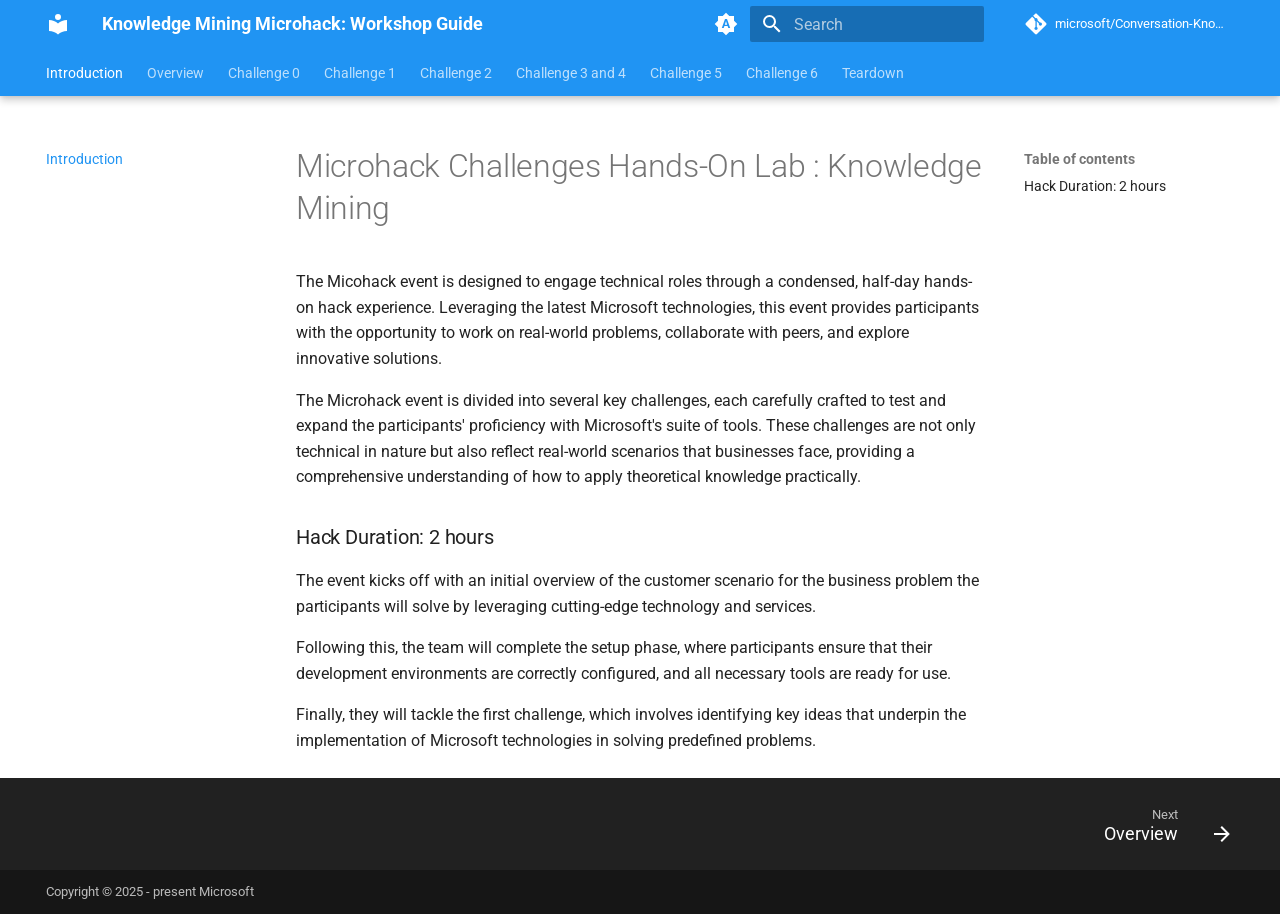
<file: index.html>
<!doctype html>
<html lang="en" class="no-js">
  <head>
    
      <meta charset="utf-8">
      <meta name="viewport" content="width=device-width,initial-scale=1">
      
        <meta name="description" content="Knowlege mining AI solution accelerator for Azure OpenAI Service and Azure Cognitive Search.">
      
      
        <meta name="author" content="bsanusi">
      
      
        <link rel="canonical" href="https://microsoft.github.io/Conversation-Knowledge-Mining-Solution-Accelerator/">
      
      
      
        <link rel="next" href="workshop/00-Use-Case-Scenerio/">
      
      
        
      
      
      <link rel="icon" href="assets/images/favicon.png">
      <meta name="generator" content="mkdocs-1.6.1, mkdocs-material-9.7.6">
    
    
      
        <title>Knowledge Mining Microhack: Workshop Guide</title>
      
    
    
      <link rel="stylesheet" href="assets/stylesheets/main.484c7ddc.min.css">
      
        
        <link rel="stylesheet" href="assets/stylesheets/palette.ab4e12ef.min.css">
      
      


    
    
      
    
    
      
        
        
        <link rel="preconnect" href="https://fonts.gstatic.com" crossorigin>
        <link rel="stylesheet" href="https://fonts.googleapis.com/css?family=Roboto:300,300i,400,400i,700,700i%7CRoboto+Mono:400,400i,700,700i&display=fallback">
        <style>:root{--md-text-font:"Roboto";--md-code-font:"Roboto Mono"}</style>
      
    
    
    <script>__md_scope=new URL(".",location),__md_hash=e=>[...e].reduce(((e,_)=>(e<<5)-e+_.charCodeAt(0)),0),__md_get=(e,_=localStorage,t=__md_scope)=>JSON.parse(_.getItem(t.pathname+"."+e)),__md_set=(e,_,t=localStorage,a=__md_scope)=>{try{t.setItem(a.pathname+"."+e,JSON.stringify(_))}catch(e){}}</script>
    
      

    
    
  </head>
  
  
    
    
      
    
    
    
    
    <body dir="ltr" data-md-color-scheme="default" data-md-color-primary="indigo" data-md-color-accent="indigo">
  
    
    <input class="md-toggle" data-md-toggle="drawer" type="checkbox" id="__drawer" autocomplete="off">
    <input class="md-toggle" data-md-toggle="search" type="checkbox" id="__search" autocomplete="off">
    <label class="md-overlay" for="__drawer"></label>
    <div data-md-component="skip">
      
        
        <a href="#microhack-challenges-hands-on-lab-knowledge-mining" class="md-skip">
          Skip to content
        </a>
      
    </div>
    <div data-md-component="announce">
      
    </div>
    
    
      

  

<header class="md-header md-header--shadow md-header--lifted" data-md-component="header">
  <nav class="md-header__inner md-grid" aria-label="Header">
    <a href="." title="Knowledge Mining Microhack: Workshop Guide" class="md-header__button md-logo" aria-label="Knowledge Mining Microhack: Workshop Guide" data-md-component="logo">
      
  
  <svg xmlns="http://www.w3.org/2000/svg" viewBox="0 0 24 24"><path d="M12 8a3 3 0 0 0 3-3 3 3 0 0 0-3-3 3 3 0 0 0-3 3 3 3 0 0 0 3 3m0 3.54C9.64 9.35 6.5 8 3 8v11c3.5 0 6.64 1.35 9 3.54 2.36-2.19 5.5-3.54 9-3.54V8c-3.5 0-6.64 1.35-9 3.54"/></svg>

    </a>
    <label class="md-header__button md-icon" for="__drawer">
      
      <svg xmlns="http://www.w3.org/2000/svg" viewBox="0 0 24 24"><path d="M3 6h18v2H3zm0 5h18v2H3zm0 5h18v2H3z"/></svg>
    </label>
    <div class="md-header__title" data-md-component="header-title">
      <div class="md-header__ellipsis">
        <div class="md-header__topic">
          <span class="md-ellipsis">
            Knowledge Mining Microhack: Workshop Guide
          </span>
        </div>
        <div class="md-header__topic" data-md-component="header-topic">
          <span class="md-ellipsis">
            
              Introduction
            
          </span>
        </div>
      </div>
    </div>
    
      
        <form class="md-header__option" data-md-component="palette">
  
    
    
    
    <input class="md-option" data-md-color-media="(prefers-color-scheme)" data-md-color-scheme="default" data-md-color-primary="indigo" data-md-color-accent="indigo"  aria-label="Switch to light mode"  type="radio" name="__palette" id="__palette_0">
    
      <label class="md-header__button md-icon" title="Switch to light mode" for="__palette_1" hidden>
        <svg xmlns="http://www.w3.org/2000/svg" viewBox="0 0 24 24"><path d="m14.3 16-.7-2h-3.2l-.7 2H7.8L11 7h2l3.2 9zM20 8.69V4h-4.69L12 .69 8.69 4H4v4.69L.69 12 4 15.31V20h4.69L12 23.31 15.31 20H20v-4.69L23.31 12zm-9.15 3.96h2.3L12 9z"/></svg>
      </label>
    
  
    
    
    
    <input class="md-option" data-md-color-media="(prefers-color-scheme: light)" data-md-color-scheme="default" data-md-color-primary="blue" data-md-color-accent="pink"  aria-label="Switch to dark mode"  type="radio" name="__palette" id="__palette_1">
    
      <label class="md-header__button md-icon" title="Switch to dark mode" for="__palette_2" hidden>
        <svg xmlns="http://www.w3.org/2000/svg" viewBox="0 0 24 24"><path d="M10 2c-1.82 0-3.53.5-5 1.35C8 5.08 10 8.3 10 12s-2 6.92-5 8.65C6.47 21.5 8.18 22 10 22a10 10 0 0 0 10-10A10 10 0 0 0 10 2"/></svg>
      </label>
    
  
    
    
    
    <input class="md-option" data-md-color-media="(prefers-color-scheme: dark)" data-md-color-scheme="slate" data-md-color-primary="blue-gray" data-md-color-accent="dark-blue"  aria-label="Switch to system mode"  type="radio" name="__palette" id="__palette_2">
    
      <label class="md-header__button md-icon" title="Switch to system mode" for="__palette_0" hidden>
        <svg xmlns="http://www.w3.org/2000/svg" viewBox="0 0 24 24"><path d="M12 18c-.89 0-1.74-.2-2.5-.55C11.56 16.5 13 14.42 13 12s-1.44-4.5-3.5-5.45C10.26 6.2 11.11 6 12 6a6 6 0 0 1 6 6 6 6 0 0 1-6 6m8-9.31V4h-4.69L12 .69 8.69 4H4v4.69L.69 12 4 15.31V20h4.69L12 23.31 15.31 20H20v-4.69L23.31 12z"/></svg>
      </label>
    
  
</form>
      
    
    
      <script>var palette=__md_get("__palette");if(palette&&palette.color){if("(prefers-color-scheme)"===palette.color.media){var media=matchMedia("(prefers-color-scheme: light)"),input=document.querySelector(media.matches?"[data-md-color-media='(prefers-color-scheme: light)']":"[data-md-color-media='(prefers-color-scheme: dark)']");palette.color.media=input.getAttribute("data-md-color-media"),palette.color.scheme=input.getAttribute("data-md-color-scheme"),palette.color.primary=input.getAttribute("data-md-color-primary"),palette.color.accent=input.getAttribute("data-md-color-accent")}for(var[key,value]of Object.entries(palette.color))document.body.setAttribute("data-md-color-"+key,value)}</script>
    
    
    
      
      
        <label class="md-header__button md-icon" for="__search">
          
          <svg xmlns="http://www.w3.org/2000/svg" viewBox="0 0 24 24"><path d="M9.5 3A6.5 6.5 0 0 1 16 9.5c0 1.61-.59 3.09-1.56 4.23l.27.27h.79l5 5-1.5 1.5-5-5v-.79l-.27-.27A6.52 6.52 0 0 1 9.5 16 6.5 6.5 0 0 1 3 9.5 6.5 6.5 0 0 1 9.5 3m0 2C7 5 5 7 5 9.5S7 14 9.5 14 14 12 14 9.5 12 5 9.5 5"/></svg>
        </label>
        <div class="md-search" data-md-component="search" role="dialog">
  <label class="md-search__overlay" for="__search"></label>
  <div class="md-search__inner" role="search">
    <form class="md-search__form" name="search">
      <input type="text" class="md-search__input" name="query" aria-label="Search" placeholder="Search" autocapitalize="off" autocorrect="off" autocomplete="off" spellcheck="false" data-md-component="search-query" required>
      <label class="md-search__icon md-icon" for="__search">
        
        <svg xmlns="http://www.w3.org/2000/svg" viewBox="0 0 24 24"><path d="M9.5 3A6.5 6.5 0 0 1 16 9.5c0 1.61-.59 3.09-1.56 4.23l.27.27h.79l5 5-1.5 1.5-5-5v-.79l-.27-.27A6.52 6.52 0 0 1 9.5 16 6.5 6.5 0 0 1 3 9.5 6.5 6.5 0 0 1 9.5 3m0 2C7 5 5 7 5 9.5S7 14 9.5 14 14 12 14 9.5 12 5 9.5 5"/></svg>
        
        <svg xmlns="http://www.w3.org/2000/svg" viewBox="0 0 24 24"><path d="M20 11v2H8l5.5 5.5-1.42 1.42L4.16 12l7.92-7.92L13.5 5.5 8 11z"/></svg>
      </label>
      <nav class="md-search__options" aria-label="Search">
        
        <button type="reset" class="md-search__icon md-icon" title="Clear" aria-label="Clear" tabindex="-1">
          
          <svg xmlns="http://www.w3.org/2000/svg" viewBox="0 0 24 24"><path d="M19 6.41 17.59 5 12 10.59 6.41 5 5 6.41 10.59 12 5 17.59 6.41 19 12 13.41 17.59 19 19 17.59 13.41 12z"/></svg>
        </button>
      </nav>
      
    </form>
    <div class="md-search__output">
      <div class="md-search__scrollwrap" tabindex="0" data-md-scrollfix>
        <div class="md-search-result" data-md-component="search-result">
          <div class="md-search-result__meta">
            Initializing search
          </div>
          <ol class="md-search-result__list" role="presentation"></ol>
        </div>
      </div>
    </div>
  </div>
</div>
      
    
    
      <div class="md-header__source">
        <a href="https://github.com/microsoft/Conversation-Knowledge-Mining-Solution-Accelerator" title="Go to repository" class="md-source" data-md-component="source">
  <div class="md-source__icon md-icon">
    
    <svg xmlns="http://www.w3.org/2000/svg" viewBox="0 0 448 512"><!--! Font Awesome Free 7.1.0 by @fontawesome - https://fontawesome.com License - https://fontawesome.com/license/free (Icons: CC BY 4.0, Fonts: SIL OFL 1.1, Code: MIT License) Copyright 2025 Fonticons, Inc.--><path d="M439.6 236.1 244 40.5c-5.4-5.5-12.8-8.5-20.4-8.5s-15 3-20.4 8.4L162.5 81l51.5 51.5c27.1-9.1 52.7 16.8 43.4 43.7l49.7 49.7c34.2-11.8 61.2 31 35.5 56.7-26.5 26.5-70.2-2.9-56-37.3L240.3 199v121.9c25.3 12.5 22.3 41.8 9.1 55-6.4 6.4-15.2 10.1-24.3 10.1s-17.8-3.6-24.3-10.1c-17.6-17.6-11.1-46.9 11.2-56v-123c-20.8-8.5-24.6-30.7-18.6-45L142.6 101 8.5 235.1C3 240.6 0 247.9 0 255.5s3 15 8.5 20.4l195.6 195.7c5.4 5.4 12.7 8.4 20.4 8.4s15-3 20.4-8.4l194.7-194.7c5.4-5.4 8.4-12.8 8.4-20.4s-3-15-8.4-20.4"/></svg>
  </div>
  <div class="md-source__repository">
    microsoft/Conversation-Knowledge-Mining-Solution-Accelerator
  </div>
</a>
      </div>
    
  </nav>
  
    
      
<nav class="md-tabs" aria-label="Tabs" data-md-component="tabs">
  <div class="md-grid">
    <ul class="md-tabs__list">
      
        
  
  
  
    
  
  
    <li class="md-tabs__item md-tabs__item--active">
      <a href="." class="md-tabs__link">
        
  
  
    
  
  Introduction

      </a>
    </li>
  

      
        
  
  
  
  
    <li class="md-tabs__item">
      <a href="workshop/00-Use-Case-Scenerio/" class="md-tabs__link">
        
  
  
    
  
  Overview

      </a>
    </li>
  

      
        
  
  
  
  
    
    
      <li class="md-tabs__item">
        <a href="workshop/Challenge-0/" class="md-tabs__link">
          
  
  
    
  
  Challenge 0

        </a>
      </li>
    
  

      
        
  
  
  
  
    
    
      <li class="md-tabs__item">
        <a href="workshop/Challenge-1/Solution_Overview/" class="md-tabs__link">
          
  
  
    
  
  Challenge 1

        </a>
      </li>
    
  

      
        
  
  
  
  
    
    
      <li class="md-tabs__item">
        <a href="workshop/Challenge-2/" class="md-tabs__link">
          
  
  
    
  
  Challenge 2

        </a>
      </li>
    
  

      
        
  
  
  
  
    
    
      <li class="md-tabs__item">
        <a href="workshop/Challenge-3-and-4/" class="md-tabs__link">
          
  
  
    
  
  Challenge 3 and 4

        </a>
      </li>
    
  

      
        
  
  
  
  
    
    
      <li class="md-tabs__item">
        <a href="workshop/Challenge-5/" class="md-tabs__link">
          
  
  
    
  
  Challenge 5

        </a>
      </li>
    
  

      
        
  
  
  
  
    
    
      <li class="md-tabs__item">
        <a href="workshop/Challenge-6/" class="md-tabs__link">
          
  
  
    
  
  Challenge 6

        </a>
      </li>
    
  

      
        
  
  
  
  
    
    
      <li class="md-tabs__item">
        <a href="workshop/Tear-Down/" class="md-tabs__link">
          
  
  
    
  
  Teardown

        </a>
      </li>
    
  

      
    </ul>
  </div>
</nav>
    
  
</header>
    
    <div class="md-container" data-md-component="container">
      
      
        
      
      <main class="md-main" data-md-component="main">
        <div class="md-main__inner md-grid">
          
            
              
              <div class="md-sidebar md-sidebar--primary" data-md-component="sidebar" data-md-type="navigation" >
                <div class="md-sidebar__scrollwrap">
                  <div class="md-sidebar__inner">
                    


  


<nav class="md-nav md-nav--primary md-nav--lifted" aria-label="Navigation" data-md-level="0">
  <label class="md-nav__title" for="__drawer">
    <a href="." title="Knowledge Mining Microhack: Workshop Guide" class="md-nav__button md-logo" aria-label="Knowledge Mining Microhack: Workshop Guide" data-md-component="logo">
      
  
  <svg xmlns="http://www.w3.org/2000/svg" viewBox="0 0 24 24"><path d="M12 8a3 3 0 0 0 3-3 3 3 0 0 0-3-3 3 3 0 0 0-3 3 3 3 0 0 0 3 3m0 3.54C9.64 9.35 6.5 8 3 8v11c3.5 0 6.64 1.35 9 3.54 2.36-2.19 5.5-3.54 9-3.54V8c-3.5 0-6.64 1.35-9 3.54"/></svg>

    </a>
    Knowledge Mining Microhack: Workshop Guide
  </label>
  
    <div class="md-nav__source">
      <a href="https://github.com/microsoft/Conversation-Knowledge-Mining-Solution-Accelerator" title="Go to repository" class="md-source" data-md-component="source">
  <div class="md-source__icon md-icon">
    
    <svg xmlns="http://www.w3.org/2000/svg" viewBox="0 0 448 512"><!--! Font Awesome Free 7.1.0 by @fontawesome - https://fontawesome.com License - https://fontawesome.com/license/free (Icons: CC BY 4.0, Fonts: SIL OFL 1.1, Code: MIT License) Copyright 2025 Fonticons, Inc.--><path d="M439.6 236.1 244 40.5c-5.4-5.5-12.8-8.5-20.4-8.5s-15 3-20.4 8.4L162.5 81l51.5 51.5c27.1-9.1 52.7 16.8 43.4 43.7l49.7 49.7c34.2-11.8 61.2 31 35.5 56.7-26.5 26.5-70.2-2.9-56-37.3L240.3 199v121.9c25.3 12.5 22.3 41.8 9.1 55-6.4 6.4-15.2 10.1-24.3 10.1s-17.8-3.6-24.3-10.1c-17.6-17.6-11.1-46.9 11.2-56v-123c-20.8-8.5-24.6-30.7-18.6-45L142.6 101 8.5 235.1C3 240.6 0 247.9 0 255.5s3 15 8.5 20.4l195.6 195.7c5.4 5.4 12.7 8.4 20.4 8.4s15-3 20.4-8.4l194.7-194.7c5.4-5.4 8.4-12.8 8.4-20.4s-3-15-8.4-20.4"/></svg>
  </div>
  <div class="md-source__repository">
    microsoft/Conversation-Knowledge-Mining-Solution-Accelerator
  </div>
</a>
    </div>
  
  <ul class="md-nav__list" data-md-scrollfix>
    
      
      
  
  
    
  
  
  
    <li class="md-nav__item md-nav__item--active">
      
      <input class="md-nav__toggle md-toggle" type="checkbox" id="__toc">
      
      
        
      
      
        <label class="md-nav__link md-nav__link--active" for="__toc">
          
  
  
  <span class="md-ellipsis">
    
  
    Introduction
  

    
  </span>
  
  

          <span class="md-nav__icon md-icon"></span>
        </label>
      
      <a href="." class="md-nav__link md-nav__link--active">
        
  
  
  <span class="md-ellipsis">
    
  
    Introduction
  

    
  </span>
  
  

      </a>
      
        

<nav class="md-nav md-nav--secondary" aria-label="Table of contents">
  
  
  
    
  
  
    <label class="md-nav__title" for="__toc">
      <span class="md-nav__icon md-icon"></span>
      Table of contents
    </label>
    <ul class="md-nav__list" data-md-component="toc" data-md-scrollfix>
      
        <li class="md-nav__item">
  <a href="#hack-duration-2-hours" class="md-nav__link">
    <span class="md-ellipsis">
      
        Hack Duration: 2 hours
      
    </span>
  </a>
  
</li>
      
    </ul>
  
</nav>
      
    </li>
  

    
      
      
  
  
  
  
    <li class="md-nav__item">
      <a href="workshop/00-Use-Case-Scenerio/" class="md-nav__link">
        
  
  
  <span class="md-ellipsis">
    
  
    Overview
  

    
  </span>
  
  

      </a>
    </li>
  

    
      
      
  
  
  
  
    
    
      
        
          
        
      
        
      
    
    
    
      
      
    
    
    <li class="md-nav__item md-nav__item--nested">
      
        
        
          
        
        <input class="md-nav__toggle md-toggle md-toggle--indeterminate" type="checkbox" id="__nav_3" >
        
          
          <div class="md-nav__link md-nav__container">
            <a href="workshop/Challenge-0/" class="md-nav__link ">
              
  
  
  <span class="md-ellipsis">
    
  
    Challenge 0
  

    
  </span>
  
  

            </a>
            
              
              <label class="md-nav__link " for="__nav_3" id="__nav_3_label" tabindex="0">
                <span class="md-nav__icon md-icon"></span>
              </label>
            
          </div>
        
        <nav class="md-nav" data-md-level="1" aria-labelledby="__nav_3_label" aria-expanded="false">
          <label class="md-nav__title" for="__nav_3">
            <span class="md-nav__icon md-icon"></span>
            
  
    Challenge 0
  

          </label>
          <ul class="md-nav__list" data-md-scrollfix>
            
              
            
              
                
  
  
  
  
    <li class="md-nav__item">
      <a href="workshop/Challenge-0/CU-Challenge/" class="md-nav__link">
        
  
  
  <span class="md-ellipsis">
    
  
    CU-AI Foundry
  

    
  </span>
  
  

      </a>
    </li>
  

              
            
          </ul>
        </nav>
      
    </li>
  

    
      
      
  
  
  
  
    
    
      
        
      
        
      
        
      
        
      
        
      
        
      
    
    
    
      
      
    
    
    <li class="md-nav__item md-nav__item--nested">
      
        
        
          
        
        <input class="md-nav__toggle md-toggle md-toggle--indeterminate" type="checkbox" id="__nav_4" >
        
          
          <label class="md-nav__link" for="__nav_4" id="__nav_4_label" tabindex="0">
            
  
  
  <span class="md-ellipsis">
    
  
    Challenge 1
  

    
  </span>
  
  

            <span class="md-nav__icon md-icon"></span>
          </label>
        
        <nav class="md-nav" data-md-level="1" aria-labelledby="__nav_4_label" aria-expanded="false">
          <label class="md-nav__title" for="__nav_4">
            <span class="md-nav__icon md-icon"></span>
            
  
    Challenge 1
  

          </label>
          <ul class="md-nav__list" data-md-scrollfix>
            
              
                
  
  
  
  
    <li class="md-nav__item">
      <a href="workshop/Challenge-1/Solution_Overview/" class="md-nav__link">
        
  
  
  <span class="md-ellipsis">
    
  
    Solution Overview
  

    
  </span>
  
  

      </a>
    </li>
  

              
            
              
                
  
  
  
  
    <li class="md-nav__item">
      <a href="workshop/Challenge-1/Deployment/" class="md-nav__link">
        
  
  
  <span class="md-ellipsis">
    
  
    Deployment
  

    
  </span>
  
  

      </a>
    </li>
  

              
            
              
                
  
  
  
  
    <li class="md-nav__item">
      <a href="workshop/Challenge-1/Code_Walkthrough/01_Data_Explore/" class="md-nav__link">
        
  
  
  <span class="md-ellipsis">
    
  
    Explore Data
  

    
  </span>
  
  

      </a>
    </li>
  

              
            
              
                
  
  
  
  
    <li class="md-nav__item">
      <a href="workshop/Challenge-1/Code_Walkthrough/02_Frontend/" class="md-nav__link">
        
  
  
  <span class="md-ellipsis">
    
  
    Frontend
  

    
  </span>
  
  

      </a>
    </li>
  

              
            
              
                
  
  
  
  
    <li class="md-nav__item">
      <a href="workshop/Challenge-1/Code_Walkthrough/03_Backend/" class="md-nav__link">
        
  
  
  <span class="md-ellipsis">
    
  
    Backend
  

    
  </span>
  
  

      </a>
    </li>
  

              
            
              
                
  
  
  
  
    <li class="md-nav__item">
      <a href="workshop/Challenge-1/Code_Walkthrough/04_Api/" class="md-nav__link">
        
  
  
  <span class="md-ellipsis">
    
  
    API
  

    
  </span>
  
  

      </a>
    </li>
  

              
            
          </ul>
        </nav>
      
    </li>
  

    
      
      
  
  
  
  
    
    
      
        
          
        
      
    
    
    
      
      
    
    
    <li class="md-nav__item md-nav__item--nested">
      
        
        
          
        
        <input class="md-nav__toggle md-toggle md-toggle--indeterminate" type="checkbox" id="__nav_5" >
        
          
          <div class="md-nav__link md-nav__container">
            <a href="workshop/Challenge-2/" class="md-nav__link ">
              
  
  
  <span class="md-ellipsis">
    
  
    Challenge 2
  

    
  </span>
  
  

            </a>
            
          </div>
        
        <nav class="md-nav" data-md-level="1" aria-labelledby="__nav_5_label" aria-expanded="false">
          <label class="md-nav__title" for="__nav_5">
            <span class="md-nav__icon md-icon"></span>
            
  
    Challenge 2
  

          </label>
          <ul class="md-nav__list" data-md-scrollfix>
            
              
            
          </ul>
        </nav>
      
    </li>
  

    
      
      
  
  
  
  
    
    
      
        
          
        
      
        
      
        
      
        
      
    
    
    
      
      
    
    
    <li class="md-nav__item md-nav__item--nested">
      
        
        
          
        
        <input class="md-nav__toggle md-toggle md-toggle--indeterminate" type="checkbox" id="__nav_6" >
        
          
          <div class="md-nav__link md-nav__container">
            <a href="workshop/Challenge-3-and-4/" class="md-nav__link ">
              
  
  
  <span class="md-ellipsis">
    
  
    Challenge 3 and 4
  

    
  </span>
  
  

            </a>
            
              
              <label class="md-nav__link " for="__nav_6" id="__nav_6_label" tabindex="0">
                <span class="md-nav__icon md-icon"></span>
              </label>
            
          </div>
        
        <nav class="md-nav" data-md-level="1" aria-labelledby="__nav_6_label" aria-expanded="false">
          <label class="md-nav__title" for="__nav_6">
            <span class="md-nav__icon md-icon"></span>
            
  
    Challenge 3 and 4
  

          </label>
          <ul class="md-nav__list" data-md-scrollfix>
            
              
            
              
                
  
  
  
  
    <li class="md-nav__item">
      <a href="workshop/Challenge-3-and-4/Challenge-3/" class="md-nav__link">
        
  
  
  <span class="md-ellipsis">
    
  
    Challenge 3
  

    
  </span>
  
  

      </a>
    </li>
  

              
            
              
                
  
  
  
  
    <li class="md-nav__item">
      <a href="workshop/Challenge-3-and-4/Challenge-4/" class="md-nav__link">
        
  
  
  <span class="md-ellipsis">
    
  
    Challenge 4
  

    
  </span>
  
  

      </a>
    </li>
  

              
            
              
                
  
  
  
  
    <li class="md-nav__item">
      <a href="workshop/Challenge-3-and-4/knowledge_mining_api/" class="md-nav__link">
        
  
  
  <span class="md-ellipsis">
    
  
    Knowledge Mining API Notebook
  

    
  </span>
  
  

      </a>
    </li>
  

              
            
          </ul>
        </nav>
      
    </li>
  

    
      
      
  
  
  
  
    
    
      
        
          
        
      
        
      
        
      
    
    
    
      
      
    
    
    <li class="md-nav__item md-nav__item--nested">
      
        
        
          
        
        <input class="md-nav__toggle md-toggle md-toggle--indeterminate" type="checkbox" id="__nav_7" >
        
          
          <div class="md-nav__link md-nav__container">
            <a href="workshop/Challenge-5/" class="md-nav__link ">
              
  
  
  <span class="md-ellipsis">
    
  
    Challenge 5
  

    
  </span>
  
  

            </a>
            
              
              <label class="md-nav__link " for="__nav_7" id="__nav_7_label" tabindex="0">
                <span class="md-nav__icon md-icon"></span>
              </label>
            
          </div>
        
        <nav class="md-nav" data-md-level="1" aria-labelledby="__nav_7_label" aria-expanded="false">
          <label class="md-nav__title" for="__nav_7">
            <span class="md-nav__icon md-icon"></span>
            
  
    Challenge 5
  

          </label>
          <ul class="md-nav__list" data-md-scrollfix>
            
              
            
              
                
  
  
  
  
    <li class="md-nav__item">
      <a href="workshop/Challenge-5/notebooks/video_chapter_generation/" class="md-nav__link">
        
  
  
  <span class="md-ellipsis">
    
  
    Video Chapters Generation
  

    
  </span>
  
  

      </a>
    </li>
  

              
            
              
                
  
  
  
  
    <li class="md-nav__item">
      <a href="workshop/Challenge-5/notebooks/video_tag_generation/" class="md-nav__link">
        
  
  
  <span class="md-ellipsis">
    
  
    Video Tag Generation
  

    
  </span>
  
  

      </a>
    </li>
  

              
            
          </ul>
        </nav>
      
    </li>
  

    
      
      
  
  
  
  
    
    
      
        
          
        
      
        
      
    
    
    
      
      
    
    
    <li class="md-nav__item md-nav__item--nested">
      
        
        
          
        
        <input class="md-nav__toggle md-toggle md-toggle--indeterminate" type="checkbox" id="__nav_8" >
        
          
          <div class="md-nav__link md-nav__container">
            <a href="workshop/Challenge-6/" class="md-nav__link ">
              
  
  
  <span class="md-ellipsis">
    
  
    Challenge 6
  

    
  </span>
  
  

            </a>
            
              
              <label class="md-nav__link " for="__nav_8" id="__nav_8_label" tabindex="0">
                <span class="md-nav__icon md-icon"></span>
              </label>
            
          </div>
        
        <nav class="md-nav" data-md-level="1" aria-labelledby="__nav_8_label" aria-expanded="false">
          <label class="md-nav__title" for="__nav_8">
            <span class="md-nav__icon md-icon"></span>
            
  
    Challenge 6
  

          </label>
          <ul class="md-nav__list" data-md-scrollfix>
            
              
            
              
                
  
  
  
  
    <li class="md-nav__item">
      <a href="workshop/Challenge-6/Content_safety_evaluation/" class="md-nav__link">
        
  
  
  <span class="md-ellipsis">
    
  
    Content Safety Evaluation Notebook
  

    
  </span>
  
  

      </a>
    </li>
  

              
            
          </ul>
        </nav>
      
    </li>
  

    
      
      
  
  
  
  
    
    
      
        
          
        
      
    
    
    
      
      
    
    
    <li class="md-nav__item md-nav__item--nested">
      
        
        
          
        
        <input class="md-nav__toggle md-toggle md-toggle--indeterminate" type="checkbox" id="__nav_9" >
        
          
          <div class="md-nav__link md-nav__container">
            <a href="workshop/Tear-Down/" class="md-nav__link ">
              
  
  
  <span class="md-ellipsis">
    
  
    Teardown
  

    
  </span>
  
  

            </a>
            
          </div>
        
        <nav class="md-nav" data-md-level="1" aria-labelledby="__nav_9_label" aria-expanded="false">
          <label class="md-nav__title" for="__nav_9">
            <span class="md-nav__icon md-icon"></span>
            
  
    Teardown
  

          </label>
          <ul class="md-nav__list" data-md-scrollfix>
            
              
            
          </ul>
        </nav>
      
    </li>
  

    
  </ul>
</nav>
                  </div>
                </div>
              </div>
            
            
              
              <div class="md-sidebar md-sidebar--secondary" data-md-component="sidebar" data-md-type="toc" >
                <div class="md-sidebar__scrollwrap">
                  <div class="md-sidebar__inner">
                    

<nav class="md-nav md-nav--secondary" aria-label="Table of contents">
  
  
  
    
  
  
    <label class="md-nav__title" for="__toc">
      <span class="md-nav__icon md-icon"></span>
      Table of contents
    </label>
    <ul class="md-nav__list" data-md-component="toc" data-md-scrollfix>
      
        <li class="md-nav__item">
  <a href="#hack-duration-2-hours" class="md-nav__link">
    <span class="md-ellipsis">
      
        Hack Duration: 2 hours
      
    </span>
  </a>
  
</li>
      
    </ul>
  
</nav>
                  </div>
                </div>
              </div>
            
          
          
            <div class="md-content" data-md-component="content">
              
                



  


              
              <article class="md-content__inner md-typeset">
                
                  


  
  


<h1 id="microhack-challenges-hands-on-lab-knowledge-mining">Microhack Challenges Hands-On Lab : Knowledge Mining<a class="headerlink" href="#microhack-challenges-hands-on-lab-knowledge-mining" title="Permanent link">&para;</a></h1>
<p>The Micohack event is designed to engage technical roles through a condensed, half-day hands-on hack experience. Leveraging the latest Microsoft technologies, this event provides participants with the opportunity to work on real-world problems, collaborate with peers, and explore innovative solutions. </p>
<p>The Microhack event is divided into several key challenges, each carefully crafted to test and expand the participants' proficiency with Microsoft's suite of tools. These challenges are not only technical in nature but also reflect real-world scenarios that businesses face, providing a comprehensive understanding of how to apply theoretical knowledge practically. </p>
<h3 id="hack-duration-2-hours">Hack Duration: 2 hours<a class="headerlink" href="#hack-duration-2-hours" title="Permanent link">&para;</a></h3>
<p>The event kicks off with an initial overview of the customer scenario for the business problem the participants will solve by leveraging cutting-edge technology and services.  </p>
<p>Following this, the team will complete the setup phase, where participants ensure that their development environments are correctly configured, and all necessary tools are ready for use.  </p>
<p>Finally, they will tackle the first challenge, which involves identifying key ideas that underpin the implementation of Microsoft technologies in solving predefined problems. </p>












                
              </article>
            </div>
          
          
  <script>var tabs=__md_get("__tabs");if(Array.isArray(tabs))e:for(var set of document.querySelectorAll(".tabbed-set")){var labels=set.querySelector(".tabbed-labels");for(var tab of tabs)for(var label of labels.getElementsByTagName("label"))if(label.innerText.trim()===tab){var input=document.getElementById(label.htmlFor);input.checked=!0;continue e}}</script>

<script>var target=document.getElementById(location.hash.slice(1));target&&target.name&&(target.checked=target.name.startsWith("__tabbed_"))</script>
        </div>
        
          <button type="button" class="md-top md-icon" data-md-component="top" hidden>
  
  <svg xmlns="http://www.w3.org/2000/svg" viewBox="0 0 24 24"><path d="M13 20h-2V8l-5.5 5.5-1.42-1.42L12 4.16l7.92 7.92-1.42 1.42L13 8z"/></svg>
  Back to top
</button>
        
      </main>
      
        <footer class="md-footer">
  
    
      
      <nav class="md-footer__inner md-grid" aria-label="Footer" >
        
        
          
          <a href="workshop/00-Use-Case-Scenerio/" class="md-footer__link md-footer__link--next" aria-label="Next: Overview">
            <div class="md-footer__title">
              <span class="md-footer__direction">
                Next
              </span>
              <div class="md-ellipsis">
                Overview
              </div>
            </div>
            <div class="md-footer__button md-icon">
              
              <svg xmlns="http://www.w3.org/2000/svg" viewBox="0 0 24 24"><path d="M4 11v2h12l-5.5 5.5 1.42 1.42L19.84 12l-7.92-7.92L10.5 5.5 16 11z"/></svg>
            </div>
          </a>
        
      </nav>
    
  
  <div class="md-footer-meta md-typeset">
    <div class="md-footer-meta__inner md-grid">
      <div class="md-copyright">
  
    <div class="md-copyright__highlight">
      Copyright &copy; 2025 - present Microsoft

    </div>
  
  
</div>
      
    </div>
  </div>
</footer>
      
    </div>
    <div class="md-dialog" data-md-component="dialog">
      <div class="md-dialog__inner md-typeset"></div>
    </div>
    
      <div class="md-progress" data-md-component="progress" role="progressbar"></div>
    
    
    
      
      
      <script id="__config" type="application/json">{"annotate": null, "base": ".", "features": ["navigation.instant", "navigation.expand", "navigation.instant.progress", "navigation.tracking", "navigation.tabs", "navigation.tabs.sticky", "navigation.path", "navigation.indexes", "navigation.top", "toc.follow", "navigation.footer", "content.code.copy", "content.tabs.link"], "search": "assets/javascripts/workers/search.2c215733.min.js", "tags": null, "translations": {"clipboard.copied": "Copied to clipboard", "clipboard.copy": "Copy to clipboard", "search.result.more.one": "1 more on this page", "search.result.more.other": "# more on this page", "search.result.none": "No matching documents", "search.result.one": "1 matching document", "search.result.other": "# matching documents", "search.result.placeholder": "Type to start searching", "search.result.term.missing": "Missing", "select.version": "Select version"}, "version": null}</script>
    
    
  <!-- Add scripts that need to run before here -->
  
      <script src="assets/javascripts/bundle.79ae519e.min.js"></script>
      
    
  <!-- Add scripts that need to run afterwards here -->

    <!-- Place this tag in your head or just before your close body tag. -->
    <script async defer src="https://buttons.github.io/buttons.js"></script>
    

  </body>
</html>
</file>
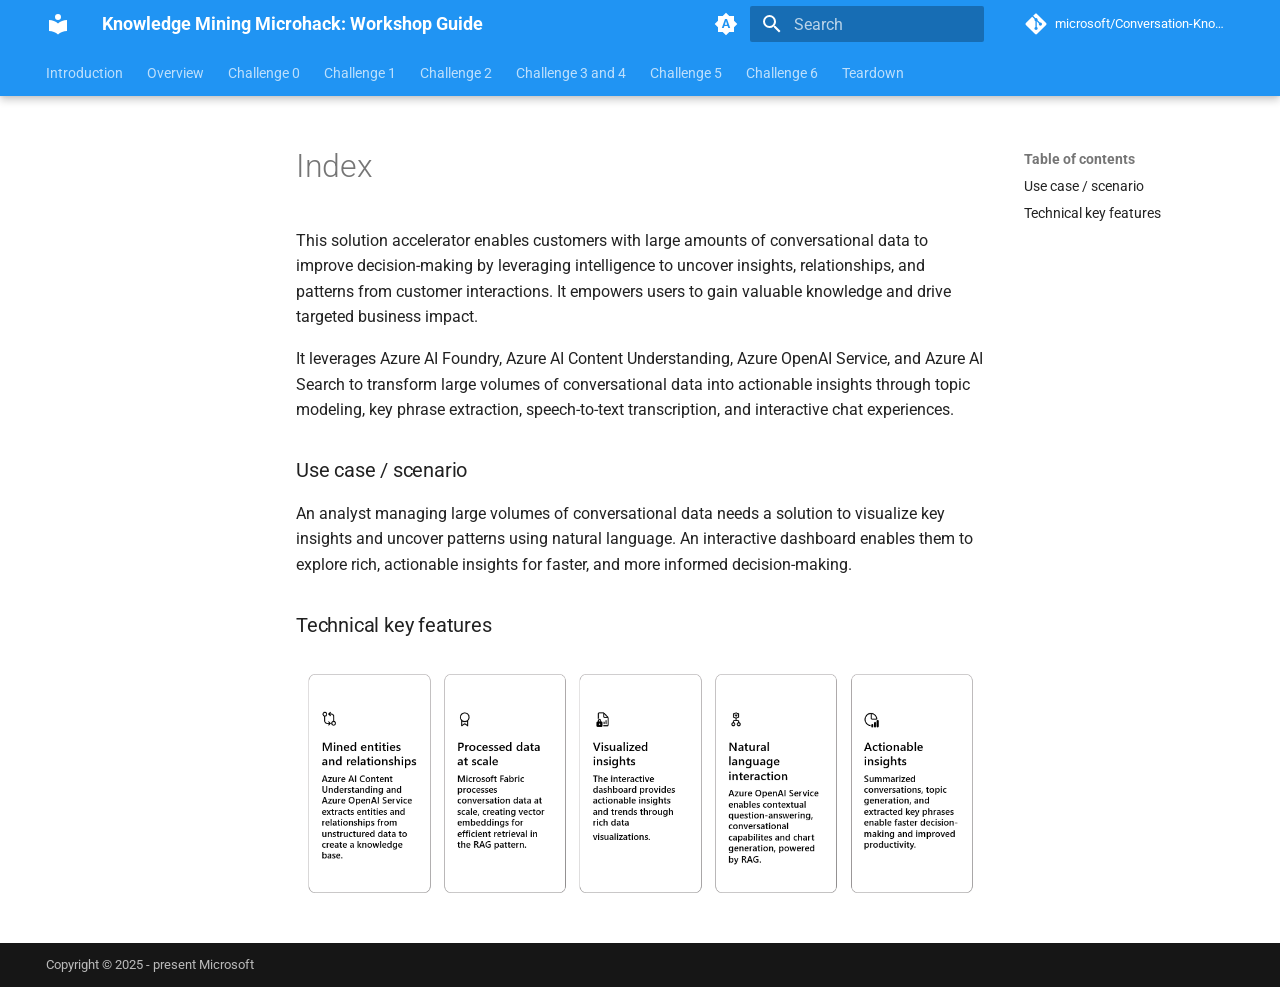
<file: workshop/index.html>
<!doctype html>
<html lang="en" class="no-js">
  <head>
    
      <meta charset="utf-8">
      <meta name="viewport" content="width=device-width,initial-scale=1">
      
        <meta name="description" content="Knowlege mining AI solution accelerator for Azure OpenAI Service and Azure Cognitive Search.">
      
      
        <meta name="author" content="bsanusi">
      
      
        <link rel="canonical" href="https://microsoft.github.io/Conversation-Knowledge-Mining-Solution-Accelerator/workshop/">
      
      
      
      
        
      
      
      <link rel="icon" href="../assets/images/favicon.png">
      <meta name="generator" content="mkdocs-1.6.1, mkdocs-material-9.7.6">
    
    
      
        <title>Index - Knowledge Mining Microhack: Workshop Guide</title>
      
    
    
      <link rel="stylesheet" href="../assets/stylesheets/main.484c7ddc.min.css">
      
        
        <link rel="stylesheet" href="../assets/stylesheets/palette.ab4e12ef.min.css">
      
      


    
    
      
    
    
      
        
        
        <link rel="preconnect" href="https://fonts.gstatic.com" crossorigin>
        <link rel="stylesheet" href="https://fonts.googleapis.com/css?family=Roboto:300,300i,400,400i,700,700i%7CRoboto+Mono:400,400i,700,700i&display=fallback">
        <style>:root{--md-text-font:"Roboto";--md-code-font:"Roboto Mono"}</style>
      
    
    
    <script>__md_scope=new URL("..",location),__md_hash=e=>[...e].reduce(((e,_)=>(e<<5)-e+_.charCodeAt(0)),0),__md_get=(e,_=localStorage,t=__md_scope)=>JSON.parse(_.getItem(t.pathname+"."+e)),__md_set=(e,_,t=localStorage,a=__md_scope)=>{try{t.setItem(a.pathname+"."+e,JSON.stringify(_))}catch(e){}}</script>
    
      

    
    
  </head>
  
  
    
    
      
    
    
    
    
    <body dir="ltr" data-md-color-scheme="default" data-md-color-primary="indigo" data-md-color-accent="indigo">
  
    
    <input class="md-toggle" data-md-toggle="drawer" type="checkbox" id="__drawer" autocomplete="off">
    <input class="md-toggle" data-md-toggle="search" type="checkbox" id="__search" autocomplete="off">
    <label class="md-overlay" for="__drawer"></label>
    <div data-md-component="skip">
      
        
        <a href="#use-case-scenario" class="md-skip">
          Skip to content
        </a>
      
    </div>
    <div data-md-component="announce">
      
    </div>
    
    
      

  

<header class="md-header md-header--shadow md-header--lifted" data-md-component="header">
  <nav class="md-header__inner md-grid" aria-label="Header">
    <a href=".." title="Knowledge Mining Microhack: Workshop Guide" class="md-header__button md-logo" aria-label="Knowledge Mining Microhack: Workshop Guide" data-md-component="logo">
      
  
  <svg xmlns="http://www.w3.org/2000/svg" viewBox="0 0 24 24"><path d="M12 8a3 3 0 0 0 3-3 3 3 0 0 0-3-3 3 3 0 0 0-3 3 3 3 0 0 0 3 3m0 3.54C9.64 9.35 6.5 8 3 8v11c3.5 0 6.64 1.35 9 3.54 2.36-2.19 5.5-3.54 9-3.54V8c-3.5 0-6.64 1.35-9 3.54"/></svg>

    </a>
    <label class="md-header__button md-icon" for="__drawer">
      
      <svg xmlns="http://www.w3.org/2000/svg" viewBox="0 0 24 24"><path d="M3 6h18v2H3zm0 5h18v2H3zm0 5h18v2H3z"/></svg>
    </label>
    <div class="md-header__title" data-md-component="header-title">
      <div class="md-header__ellipsis">
        <div class="md-header__topic">
          <span class="md-ellipsis">
            Knowledge Mining Microhack: Workshop Guide
          </span>
        </div>
        <div class="md-header__topic" data-md-component="header-topic">
          <span class="md-ellipsis">
            
              Index
            
          </span>
        </div>
      </div>
    </div>
    
      
        <form class="md-header__option" data-md-component="palette">
  
    
    
    
    <input class="md-option" data-md-color-media="(prefers-color-scheme)" data-md-color-scheme="default" data-md-color-primary="indigo" data-md-color-accent="indigo"  aria-label="Switch to light mode"  type="radio" name="__palette" id="__palette_0">
    
      <label class="md-header__button md-icon" title="Switch to light mode" for="__palette_1" hidden>
        <svg xmlns="http://www.w3.org/2000/svg" viewBox="0 0 24 24"><path d="m14.3 16-.7-2h-3.2l-.7 2H7.8L11 7h2l3.2 9zM20 8.69V4h-4.69L12 .69 8.69 4H4v4.69L.69 12 4 15.31V20h4.69L12 23.31 15.31 20H20v-4.69L23.31 12zm-9.15 3.96h2.3L12 9z"/></svg>
      </label>
    
  
    
    
    
    <input class="md-option" data-md-color-media="(prefers-color-scheme: light)" data-md-color-scheme="default" data-md-color-primary="blue" data-md-color-accent="pink"  aria-label="Switch to dark mode"  type="radio" name="__palette" id="__palette_1">
    
      <label class="md-header__button md-icon" title="Switch to dark mode" for="__palette_2" hidden>
        <svg xmlns="http://www.w3.org/2000/svg" viewBox="0 0 24 24"><path d="M10 2c-1.82 0-3.53.5-5 1.35C8 5.08 10 8.3 10 12s-2 6.92-5 8.65C6.47 21.5 8.18 22 10 22a10 10 0 0 0 10-10A10 10 0 0 0 10 2"/></svg>
      </label>
    
  
    
    
    
    <input class="md-option" data-md-color-media="(prefers-color-scheme: dark)" data-md-color-scheme="slate" data-md-color-primary="blue-gray" data-md-color-accent="dark-blue"  aria-label="Switch to system mode"  type="radio" name="__palette" id="__palette_2">
    
      <label class="md-header__button md-icon" title="Switch to system mode" for="__palette_0" hidden>
        <svg xmlns="http://www.w3.org/2000/svg" viewBox="0 0 24 24"><path d="M12 18c-.89 0-1.74-.2-2.5-.55C11.56 16.5 13 14.42 13 12s-1.44-4.5-3.5-5.45C10.26 6.2 11.11 6 12 6a6 6 0 0 1 6 6 6 6 0 0 1-6 6m8-9.31V4h-4.69L12 .69 8.69 4H4v4.69L.69 12 4 15.31V20h4.69L12 23.31 15.31 20H20v-4.69L23.31 12z"/></svg>
      </label>
    
  
</form>
      
    
    
      <script>var palette=__md_get("__palette");if(palette&&palette.color){if("(prefers-color-scheme)"===palette.color.media){var media=matchMedia("(prefers-color-scheme: light)"),input=document.querySelector(media.matches?"[data-md-color-media='(prefers-color-scheme: light)']":"[data-md-color-media='(prefers-color-scheme: dark)']");palette.color.media=input.getAttribute("data-md-color-media"),palette.color.scheme=input.getAttribute("data-md-color-scheme"),palette.color.primary=input.getAttribute("data-md-color-primary"),palette.color.accent=input.getAttribute("data-md-color-accent")}for(var[key,value]of Object.entries(palette.color))document.body.setAttribute("data-md-color-"+key,value)}</script>
    
    
    
      
      
        <label class="md-header__button md-icon" for="__search">
          
          <svg xmlns="http://www.w3.org/2000/svg" viewBox="0 0 24 24"><path d="M9.5 3A6.5 6.5 0 0 1 16 9.5c0 1.61-.59 3.09-1.56 4.23l.27.27h.79l5 5-1.5 1.5-5-5v-.79l-.27-.27A6.52 6.52 0 0 1 9.5 16 6.5 6.5 0 0 1 3 9.5 6.5 6.5 0 0 1 9.5 3m0 2C7 5 5 7 5 9.5S7 14 9.5 14 14 12 14 9.5 12 5 9.5 5"/></svg>
        </label>
        <div class="md-search" data-md-component="search" role="dialog">
  <label class="md-search__overlay" for="__search"></label>
  <div class="md-search__inner" role="search">
    <form class="md-search__form" name="search">
      <input type="text" class="md-search__input" name="query" aria-label="Search" placeholder="Search" autocapitalize="off" autocorrect="off" autocomplete="off" spellcheck="false" data-md-component="search-query" required>
      <label class="md-search__icon md-icon" for="__search">
        
        <svg xmlns="http://www.w3.org/2000/svg" viewBox="0 0 24 24"><path d="M9.5 3A6.5 6.5 0 0 1 16 9.5c0 1.61-.59 3.09-1.56 4.23l.27.27h.79l5 5-1.5 1.5-5-5v-.79l-.27-.27A6.52 6.52 0 0 1 9.5 16 6.5 6.5 0 0 1 3 9.5 6.5 6.5 0 0 1 9.5 3m0 2C7 5 5 7 5 9.5S7 14 9.5 14 14 12 14 9.5 12 5 9.5 5"/></svg>
        
        <svg xmlns="http://www.w3.org/2000/svg" viewBox="0 0 24 24"><path d="M20 11v2H8l5.5 5.5-1.42 1.42L4.16 12l7.92-7.92L13.5 5.5 8 11z"/></svg>
      </label>
      <nav class="md-search__options" aria-label="Search">
        
        <button type="reset" class="md-search__icon md-icon" title="Clear" aria-label="Clear" tabindex="-1">
          
          <svg xmlns="http://www.w3.org/2000/svg" viewBox="0 0 24 24"><path d="M19 6.41 17.59 5 12 10.59 6.41 5 5 6.41 10.59 12 5 17.59 6.41 19 12 13.41 17.59 19 19 17.59 13.41 12z"/></svg>
        </button>
      </nav>
      
    </form>
    <div class="md-search__output">
      <div class="md-search__scrollwrap" tabindex="0" data-md-scrollfix>
        <div class="md-search-result" data-md-component="search-result">
          <div class="md-search-result__meta">
            Initializing search
          </div>
          <ol class="md-search-result__list" role="presentation"></ol>
        </div>
      </div>
    </div>
  </div>
</div>
      
    
    
      <div class="md-header__source">
        <a href="https://github.com/microsoft/Conversation-Knowledge-Mining-Solution-Accelerator" title="Go to repository" class="md-source" data-md-component="source">
  <div class="md-source__icon md-icon">
    
    <svg xmlns="http://www.w3.org/2000/svg" viewBox="0 0 448 512"><!--! Font Awesome Free 7.1.0 by @fontawesome - https://fontawesome.com License - https://fontawesome.com/license/free (Icons: CC BY 4.0, Fonts: SIL OFL 1.1, Code: MIT License) Copyright 2025 Fonticons, Inc.--><path d="M439.6 236.1 244 40.5c-5.4-5.5-12.8-8.5-20.4-8.5s-15 3-20.4 8.4L162.5 81l51.5 51.5c27.1-9.1 52.7 16.8 43.4 43.7l49.7 49.7c34.2-11.8 61.2 31 35.5 56.7-26.5 26.5-70.2-2.9-56-37.3L240.3 199v121.9c25.3 12.5 22.3 41.8 9.1 55-6.4 6.4-15.2 10.1-24.3 10.1s-17.8-3.6-24.3-10.1c-17.6-17.6-11.1-46.9 11.2-56v-123c-20.8-8.5-24.6-30.7-18.6-45L142.6 101 8.5 235.1C3 240.6 0 247.9 0 255.5s3 15 8.5 20.4l195.6 195.7c5.4 5.4 12.7 8.4 20.4 8.4s15-3 20.4-8.4l194.7-194.7c5.4-5.4 8.4-12.8 8.4-20.4s-3-15-8.4-20.4"/></svg>
  </div>
  <div class="md-source__repository">
    microsoft/Conversation-Knowledge-Mining-Solution-Accelerator
  </div>
</a>
      </div>
    
  </nav>
  
    
      
<nav class="md-tabs" aria-label="Tabs" data-md-component="tabs">
  <div class="md-grid">
    <ul class="md-tabs__list">
      
        
  
  
  
  
    <li class="md-tabs__item">
      <a href=".." class="md-tabs__link">
        
  
  
    
  
  Introduction

      </a>
    </li>
  

      
        
  
  
  
  
    <li class="md-tabs__item">
      <a href="00-Use-Case-Scenerio/" class="md-tabs__link">
        
  
  
    
  
  Overview

      </a>
    </li>
  

      
        
  
  
  
  
    
    
      <li class="md-tabs__item">
        <a href="Challenge-0/" class="md-tabs__link">
          
  
  
    
  
  Challenge 0

        </a>
      </li>
    
  

      
        
  
  
  
  
    
    
      <li class="md-tabs__item">
        <a href="Challenge-1/Solution_Overview/" class="md-tabs__link">
          
  
  
    
  
  Challenge 1

        </a>
      </li>
    
  

      
        
  
  
  
  
    
    
      <li class="md-tabs__item">
        <a href="Challenge-2/" class="md-tabs__link">
          
  
  
    
  
  Challenge 2

        </a>
      </li>
    
  

      
        
  
  
  
  
    
    
      <li class="md-tabs__item">
        <a href="Challenge-3-and-4/" class="md-tabs__link">
          
  
  
    
  
  Challenge 3 and 4

        </a>
      </li>
    
  

      
        
  
  
  
  
    
    
      <li class="md-tabs__item">
        <a href="Challenge-5/" class="md-tabs__link">
          
  
  
    
  
  Challenge 5

        </a>
      </li>
    
  

      
        
  
  
  
  
    
    
      <li class="md-tabs__item">
        <a href="Challenge-6/" class="md-tabs__link">
          
  
  
    
  
  Challenge 6

        </a>
      </li>
    
  

      
        
  
  
  
  
    
    
      <li class="md-tabs__item">
        <a href="Tear-Down/" class="md-tabs__link">
          
  
  
    
  
  Teardown

        </a>
      </li>
    
  

      
    </ul>
  </div>
</nav>
    
  
</header>
    
    <div class="md-container" data-md-component="container">
      
      
        
      
      <main class="md-main" data-md-component="main">
        <div class="md-main__inner md-grid">
          
            
              
              <div class="md-sidebar md-sidebar--primary" data-md-component="sidebar" data-md-type="navigation" >
                <div class="md-sidebar__scrollwrap">
                  <div class="md-sidebar__inner">
                    


  


<nav class="md-nav md-nav--primary md-nav--lifted" aria-label="Navigation" data-md-level="0">
  <label class="md-nav__title" for="__drawer">
    <a href=".." title="Knowledge Mining Microhack: Workshop Guide" class="md-nav__button md-logo" aria-label="Knowledge Mining Microhack: Workshop Guide" data-md-component="logo">
      
  
  <svg xmlns="http://www.w3.org/2000/svg" viewBox="0 0 24 24"><path d="M12 8a3 3 0 0 0 3-3 3 3 0 0 0-3-3 3 3 0 0 0-3 3 3 3 0 0 0 3 3m0 3.54C9.64 9.35 6.5 8 3 8v11c3.5 0 6.64 1.35 9 3.54 2.36-2.19 5.5-3.54 9-3.54V8c-3.5 0-6.64 1.35-9 3.54"/></svg>

    </a>
    Knowledge Mining Microhack: Workshop Guide
  </label>
  
    <div class="md-nav__source">
      <a href="https://github.com/microsoft/Conversation-Knowledge-Mining-Solution-Accelerator" title="Go to repository" class="md-source" data-md-component="source">
  <div class="md-source__icon md-icon">
    
    <svg xmlns="http://www.w3.org/2000/svg" viewBox="0 0 448 512"><!--! Font Awesome Free 7.1.0 by @fontawesome - https://fontawesome.com License - https://fontawesome.com/license/free (Icons: CC BY 4.0, Fonts: SIL OFL 1.1, Code: MIT License) Copyright 2025 Fonticons, Inc.--><path d="M439.6 236.1 244 40.5c-5.4-5.5-12.8-8.5-20.4-8.5s-15 3-20.4 8.4L162.5 81l51.5 51.5c27.1-9.1 52.7 16.8 43.4 43.7l49.7 49.7c34.2-11.8 61.2 31 35.5 56.7-26.5 26.5-70.2-2.9-56-37.3L240.3 199v121.9c25.3 12.5 22.3 41.8 9.1 55-6.4 6.4-15.2 10.1-24.3 10.1s-17.8-3.6-24.3-10.1c-17.6-17.6-11.1-46.9 11.2-56v-123c-20.8-8.5-24.6-30.7-18.6-45L142.6 101 8.5 235.1C3 240.6 0 247.9 0 255.5s3 15 8.5 20.4l195.6 195.7c5.4 5.4 12.7 8.4 20.4 8.4s15-3 20.4-8.4l194.7-194.7c5.4-5.4 8.4-12.8 8.4-20.4s-3-15-8.4-20.4"/></svg>
  </div>
  <div class="md-source__repository">
    microsoft/Conversation-Knowledge-Mining-Solution-Accelerator
  </div>
</a>
    </div>
  
  <ul class="md-nav__list" data-md-scrollfix>
    
      
      
  
  
  
  
    <li class="md-nav__item">
      <a href=".." class="md-nav__link">
        
  
  
  <span class="md-ellipsis">
    
  
    Introduction
  

    
  </span>
  
  

      </a>
    </li>
  

    
      
      
  
  
  
  
    <li class="md-nav__item">
      <a href="00-Use-Case-Scenerio/" class="md-nav__link">
        
  
  
  <span class="md-ellipsis">
    
  
    Overview
  

    
  </span>
  
  

      </a>
    </li>
  

    
      
      
  
  
  
  
    
    
      
        
          
        
      
        
      
    
    
    
      
      
    
    
    <li class="md-nav__item md-nav__item--nested">
      
        
        
          
        
        <input class="md-nav__toggle md-toggle md-toggle--indeterminate" type="checkbox" id="__nav_3" >
        
          
          <div class="md-nav__link md-nav__container">
            <a href="Challenge-0/" class="md-nav__link ">
              
  
  
  <span class="md-ellipsis">
    
  
    Challenge 0
  

    
  </span>
  
  

            </a>
            
              
              <label class="md-nav__link " for="__nav_3" id="__nav_3_label" tabindex="0">
                <span class="md-nav__icon md-icon"></span>
              </label>
            
          </div>
        
        <nav class="md-nav" data-md-level="1" aria-labelledby="__nav_3_label" aria-expanded="false">
          <label class="md-nav__title" for="__nav_3">
            <span class="md-nav__icon md-icon"></span>
            
  
    Challenge 0
  

          </label>
          <ul class="md-nav__list" data-md-scrollfix>
            
              
            
              
                
  
  
  
  
    <li class="md-nav__item">
      <a href="Challenge-0/CU-Challenge/" class="md-nav__link">
        
  
  
  <span class="md-ellipsis">
    
  
    CU-AI Foundry
  

    
  </span>
  
  

      </a>
    </li>
  

              
            
          </ul>
        </nav>
      
    </li>
  

    
      
      
  
  
  
  
    
    
      
        
      
        
      
        
      
        
      
        
      
        
      
    
    
    
      
      
    
    
    <li class="md-nav__item md-nav__item--nested">
      
        
        
          
        
        <input class="md-nav__toggle md-toggle md-toggle--indeterminate" type="checkbox" id="__nav_4" >
        
          
          <label class="md-nav__link" for="__nav_4" id="__nav_4_label" tabindex="0">
            
  
  
  <span class="md-ellipsis">
    
  
    Challenge 1
  

    
  </span>
  
  

            <span class="md-nav__icon md-icon"></span>
          </label>
        
        <nav class="md-nav" data-md-level="1" aria-labelledby="__nav_4_label" aria-expanded="false">
          <label class="md-nav__title" for="__nav_4">
            <span class="md-nav__icon md-icon"></span>
            
  
    Challenge 1
  

          </label>
          <ul class="md-nav__list" data-md-scrollfix>
            
              
                
  
  
  
  
    <li class="md-nav__item">
      <a href="Challenge-1/Solution_Overview/" class="md-nav__link">
        
  
  
  <span class="md-ellipsis">
    
  
    Solution Overview
  

    
  </span>
  
  

      </a>
    </li>
  

              
            
              
                
  
  
  
  
    <li class="md-nav__item">
      <a href="Challenge-1/Deployment/" class="md-nav__link">
        
  
  
  <span class="md-ellipsis">
    
  
    Deployment
  

    
  </span>
  
  

      </a>
    </li>
  

              
            
              
                
  
  
  
  
    <li class="md-nav__item">
      <a href="Challenge-1/Code_Walkthrough/01_Data_Explore/" class="md-nav__link">
        
  
  
  <span class="md-ellipsis">
    
  
    Explore Data
  

    
  </span>
  
  

      </a>
    </li>
  

              
            
              
                
  
  
  
  
    <li class="md-nav__item">
      <a href="Challenge-1/Code_Walkthrough/02_Frontend/" class="md-nav__link">
        
  
  
  <span class="md-ellipsis">
    
  
    Frontend
  

    
  </span>
  
  

      </a>
    </li>
  

              
            
              
                
  
  
  
  
    <li class="md-nav__item">
      <a href="Challenge-1/Code_Walkthrough/03_Backend/" class="md-nav__link">
        
  
  
  <span class="md-ellipsis">
    
  
    Backend
  

    
  </span>
  
  

      </a>
    </li>
  

              
            
              
                
  
  
  
  
    <li class="md-nav__item">
      <a href="Challenge-1/Code_Walkthrough/04_Api/" class="md-nav__link">
        
  
  
  <span class="md-ellipsis">
    
  
    API
  

    
  </span>
  
  

      </a>
    </li>
  

              
            
          </ul>
        </nav>
      
    </li>
  

    
      
      
  
  
  
  
    
    
      
        
          
        
      
    
    
    
      
      
    
    
    <li class="md-nav__item md-nav__item--nested">
      
        
        
          
        
        <input class="md-nav__toggle md-toggle md-toggle--indeterminate" type="checkbox" id="__nav_5" >
        
          
          <div class="md-nav__link md-nav__container">
            <a href="Challenge-2/" class="md-nav__link ">
              
  
  
  <span class="md-ellipsis">
    
  
    Challenge 2
  

    
  </span>
  
  

            </a>
            
          </div>
        
        <nav class="md-nav" data-md-level="1" aria-labelledby="__nav_5_label" aria-expanded="false">
          <label class="md-nav__title" for="__nav_5">
            <span class="md-nav__icon md-icon"></span>
            
  
    Challenge 2
  

          </label>
          <ul class="md-nav__list" data-md-scrollfix>
            
              
            
          </ul>
        </nav>
      
    </li>
  

    
      
      
  
  
  
  
    
    
      
        
          
        
      
        
      
        
      
        
      
    
    
    
      
      
    
    
    <li class="md-nav__item md-nav__item--nested">
      
        
        
          
        
        <input class="md-nav__toggle md-toggle md-toggle--indeterminate" type="checkbox" id="__nav_6" >
        
          
          <div class="md-nav__link md-nav__container">
            <a href="Challenge-3-and-4/" class="md-nav__link ">
              
  
  
  <span class="md-ellipsis">
    
  
    Challenge 3 and 4
  

    
  </span>
  
  

            </a>
            
              
              <label class="md-nav__link " for="__nav_6" id="__nav_6_label" tabindex="0">
                <span class="md-nav__icon md-icon"></span>
              </label>
            
          </div>
        
        <nav class="md-nav" data-md-level="1" aria-labelledby="__nav_6_label" aria-expanded="false">
          <label class="md-nav__title" for="__nav_6">
            <span class="md-nav__icon md-icon"></span>
            
  
    Challenge 3 and 4
  

          </label>
          <ul class="md-nav__list" data-md-scrollfix>
            
              
            
              
                
  
  
  
  
    <li class="md-nav__item">
      <a href="Challenge-3-and-4/Challenge-3/" class="md-nav__link">
        
  
  
  <span class="md-ellipsis">
    
  
    Challenge 3
  

    
  </span>
  
  

      </a>
    </li>
  

              
            
              
                
  
  
  
  
    <li class="md-nav__item">
      <a href="Challenge-3-and-4/Challenge-4/" class="md-nav__link">
        
  
  
  <span class="md-ellipsis">
    
  
    Challenge 4
  

    
  </span>
  
  

      </a>
    </li>
  

              
            
              
                
  
  
  
  
    <li class="md-nav__item">
      <a href="Challenge-3-and-4/knowledge_mining_api/" class="md-nav__link">
        
  
  
  <span class="md-ellipsis">
    
  
    Knowledge Mining API Notebook
  

    
  </span>
  
  

      </a>
    </li>
  

              
            
          </ul>
        </nav>
      
    </li>
  

    
      
      
  
  
  
  
    
    
      
        
          
        
      
        
      
        
      
    
    
    
      
      
    
    
    <li class="md-nav__item md-nav__item--nested">
      
        
        
          
        
        <input class="md-nav__toggle md-toggle md-toggle--indeterminate" type="checkbox" id="__nav_7" >
        
          
          <div class="md-nav__link md-nav__container">
            <a href="Challenge-5/" class="md-nav__link ">
              
  
  
  <span class="md-ellipsis">
    
  
    Challenge 5
  

    
  </span>
  
  

            </a>
            
              
              <label class="md-nav__link " for="__nav_7" id="__nav_7_label" tabindex="0">
                <span class="md-nav__icon md-icon"></span>
              </label>
            
          </div>
        
        <nav class="md-nav" data-md-level="1" aria-labelledby="__nav_7_label" aria-expanded="false">
          <label class="md-nav__title" for="__nav_7">
            <span class="md-nav__icon md-icon"></span>
            
  
    Challenge 5
  

          </label>
          <ul class="md-nav__list" data-md-scrollfix>
            
              
            
              
                
  
  
  
  
    <li class="md-nav__item">
      <a href="Challenge-5/notebooks/video_chapter_generation/" class="md-nav__link">
        
  
  
  <span class="md-ellipsis">
    
  
    Video Chapters Generation
  

    
  </span>
  
  

      </a>
    </li>
  

              
            
              
                
  
  
  
  
    <li class="md-nav__item">
      <a href="Challenge-5/notebooks/video_tag_generation/" class="md-nav__link">
        
  
  
  <span class="md-ellipsis">
    
  
    Video Tag Generation
  

    
  </span>
  
  

      </a>
    </li>
  

              
            
          </ul>
        </nav>
      
    </li>
  

    
      
      
  
  
  
  
    
    
      
        
          
        
      
        
      
    
    
    
      
      
    
    
    <li class="md-nav__item md-nav__item--nested">
      
        
        
          
        
        <input class="md-nav__toggle md-toggle md-toggle--indeterminate" type="checkbox" id="__nav_8" >
        
          
          <div class="md-nav__link md-nav__container">
            <a href="Challenge-6/" class="md-nav__link ">
              
  
  
  <span class="md-ellipsis">
    
  
    Challenge 6
  

    
  </span>
  
  

            </a>
            
              
              <label class="md-nav__link " for="__nav_8" id="__nav_8_label" tabindex="0">
                <span class="md-nav__icon md-icon"></span>
              </label>
            
          </div>
        
        <nav class="md-nav" data-md-level="1" aria-labelledby="__nav_8_label" aria-expanded="false">
          <label class="md-nav__title" for="__nav_8">
            <span class="md-nav__icon md-icon"></span>
            
  
    Challenge 6
  

          </label>
          <ul class="md-nav__list" data-md-scrollfix>
            
              
            
              
                
  
  
  
  
    <li class="md-nav__item">
      <a href="Challenge-6/Content_safety_evaluation/" class="md-nav__link">
        
  
  
  <span class="md-ellipsis">
    
  
    Content Safety Evaluation Notebook
  

    
  </span>
  
  

      </a>
    </li>
  

              
            
          </ul>
        </nav>
      
    </li>
  

    
      
      
  
  
  
  
    
    
      
        
          
        
      
    
    
    
      
      
    
    
    <li class="md-nav__item md-nav__item--nested">
      
        
        
          
        
        <input class="md-nav__toggle md-toggle md-toggle--indeterminate" type="checkbox" id="__nav_9" >
        
          
          <div class="md-nav__link md-nav__container">
            <a href="Tear-Down/" class="md-nav__link ">
              
  
  
  <span class="md-ellipsis">
    
  
    Teardown
  

    
  </span>
  
  

            </a>
            
          </div>
        
        <nav class="md-nav" data-md-level="1" aria-labelledby="__nav_9_label" aria-expanded="false">
          <label class="md-nav__title" for="__nav_9">
            <span class="md-nav__icon md-icon"></span>
            
  
    Teardown
  

          </label>
          <ul class="md-nav__list" data-md-scrollfix>
            
              
            
          </ul>
        </nav>
      
    </li>
  

    
  </ul>
</nav>
                  </div>
                </div>
              </div>
            
            
              
              <div class="md-sidebar md-sidebar--secondary" data-md-component="sidebar" data-md-type="toc" >
                <div class="md-sidebar__scrollwrap">
                  <div class="md-sidebar__inner">
                    

<nav class="md-nav md-nav--secondary" aria-label="Table of contents">
  
  
  
  
    <label class="md-nav__title" for="__toc">
      <span class="md-nav__icon md-icon"></span>
      Table of contents
    </label>
    <ul class="md-nav__list" data-md-component="toc" data-md-scrollfix>
      
        <li class="md-nav__item">
  <a href="#use-case-scenario" class="md-nav__link">
    <span class="md-ellipsis">
      
        Use case / scenario
      
    </span>
  </a>
  
</li>
      
        <li class="md-nav__item">
  <a href="#technical-key-features" class="md-nav__link">
    <span class="md-ellipsis">
      
        Technical key features
      
    </span>
  </a>
  
</li>
      
    </ul>
  
</nav>
                  </div>
                </div>
              </div>
            
          
          
            <div class="md-content" data-md-component="content">
              
                



  


              
              <article class="md-content__inner md-typeset">
                
                  


  
  


  <h1>Index</h1>

<!-- # Knowledge Mining Microhack: Hands-on Workshop -->

<p>This solution accelerator enables customers with large amounts of conversational data to improve decision-making by leveraging intelligence to uncover insights, relationships, and patterns from customer interactions. It empowers users to gain valuable knowledge and drive targeted business impact. </p>
<p>It leverages Azure AI Foundry, Azure AI Content Understanding, Azure OpenAI Service, and Azure AI Search to transform large volumes of conversational data into actionable insights through topic modeling, key phrase extraction, speech-to-text transcription, and interactive chat experiences.</p>
<h3 id="use-case-scenario">Use case / scenario<a class="headerlink" href="#use-case-scenario" title="Permanent link">&para;</a></h3>
<p>An analyst managing large volumes of conversational data needs a solution to visualize key insights and uncover patterns using natural language. An interactive dashboard enables them to explore rich, actionable insights for faster, and more informed decision-making.</p>
<h3 id="technical-key-features">Technical key features<a class="headerlink" href="#technical-key-features" title="Permanent link">&para;</a></h3>
<p><img alt="image" src="img/ReadMe/techkeyfeatures.png" /></p>












                
              </article>
            </div>
          
          
  <script>var tabs=__md_get("__tabs");if(Array.isArray(tabs))e:for(var set of document.querySelectorAll(".tabbed-set")){var labels=set.querySelector(".tabbed-labels");for(var tab of tabs)for(var label of labels.getElementsByTagName("label"))if(label.innerText.trim()===tab){var input=document.getElementById(label.htmlFor);input.checked=!0;continue e}}</script>

<script>var target=document.getElementById(location.hash.slice(1));target&&target.name&&(target.checked=target.name.startsWith("__tabbed_"))</script>
        </div>
        
          <button type="button" class="md-top md-icon" data-md-component="top" hidden>
  
  <svg xmlns="http://www.w3.org/2000/svg" viewBox="0 0 24 24"><path d="M13 20h-2V8l-5.5 5.5-1.42-1.42L12 4.16l7.92 7.92-1.42 1.42L13 8z"/></svg>
  Back to top
</button>
        
      </main>
      
        <footer class="md-footer">
  
    
  
  <div class="md-footer-meta md-typeset">
    <div class="md-footer-meta__inner md-grid">
      <div class="md-copyright">
  
    <div class="md-copyright__highlight">
      Copyright &copy; 2025 - present Microsoft

    </div>
  
  
</div>
      
    </div>
  </div>
</footer>
      
    </div>
    <div class="md-dialog" data-md-component="dialog">
      <div class="md-dialog__inner md-typeset"></div>
    </div>
    
      <div class="md-progress" data-md-component="progress" role="progressbar"></div>
    
    
    
      
      
      <script id="__config" type="application/json">{"annotate": null, "base": "..", "features": ["navigation.instant", "navigation.expand", "navigation.instant.progress", "navigation.tracking", "navigation.tabs", "navigation.tabs.sticky", "navigation.path", "navigation.indexes", "navigation.top", "toc.follow", "navigation.footer", "content.code.copy", "content.tabs.link"], "search": "../assets/javascripts/workers/search.2c215733.min.js", "tags": null, "translations": {"clipboard.copied": "Copied to clipboard", "clipboard.copy": "Copy to clipboard", "search.result.more.one": "1 more on this page", "search.result.more.other": "# more on this page", "search.result.none": "No matching documents", "search.result.one": "1 matching document", "search.result.other": "# matching documents", "search.result.placeholder": "Type to start searching", "search.result.term.missing": "Missing", "select.version": "Select version"}, "version": null}</script>
    
    
  <!-- Add scripts that need to run before here -->
  
      <script src="../assets/javascripts/bundle.79ae519e.min.js"></script>
      
    
  <!-- Add scripts that need to run afterwards here -->

    <!-- Place this tag in your head or just before your close body tag. -->
    <script async defer src="https://buttons.github.io/buttons.js"></script>
    

  </body>
</html>
</file>
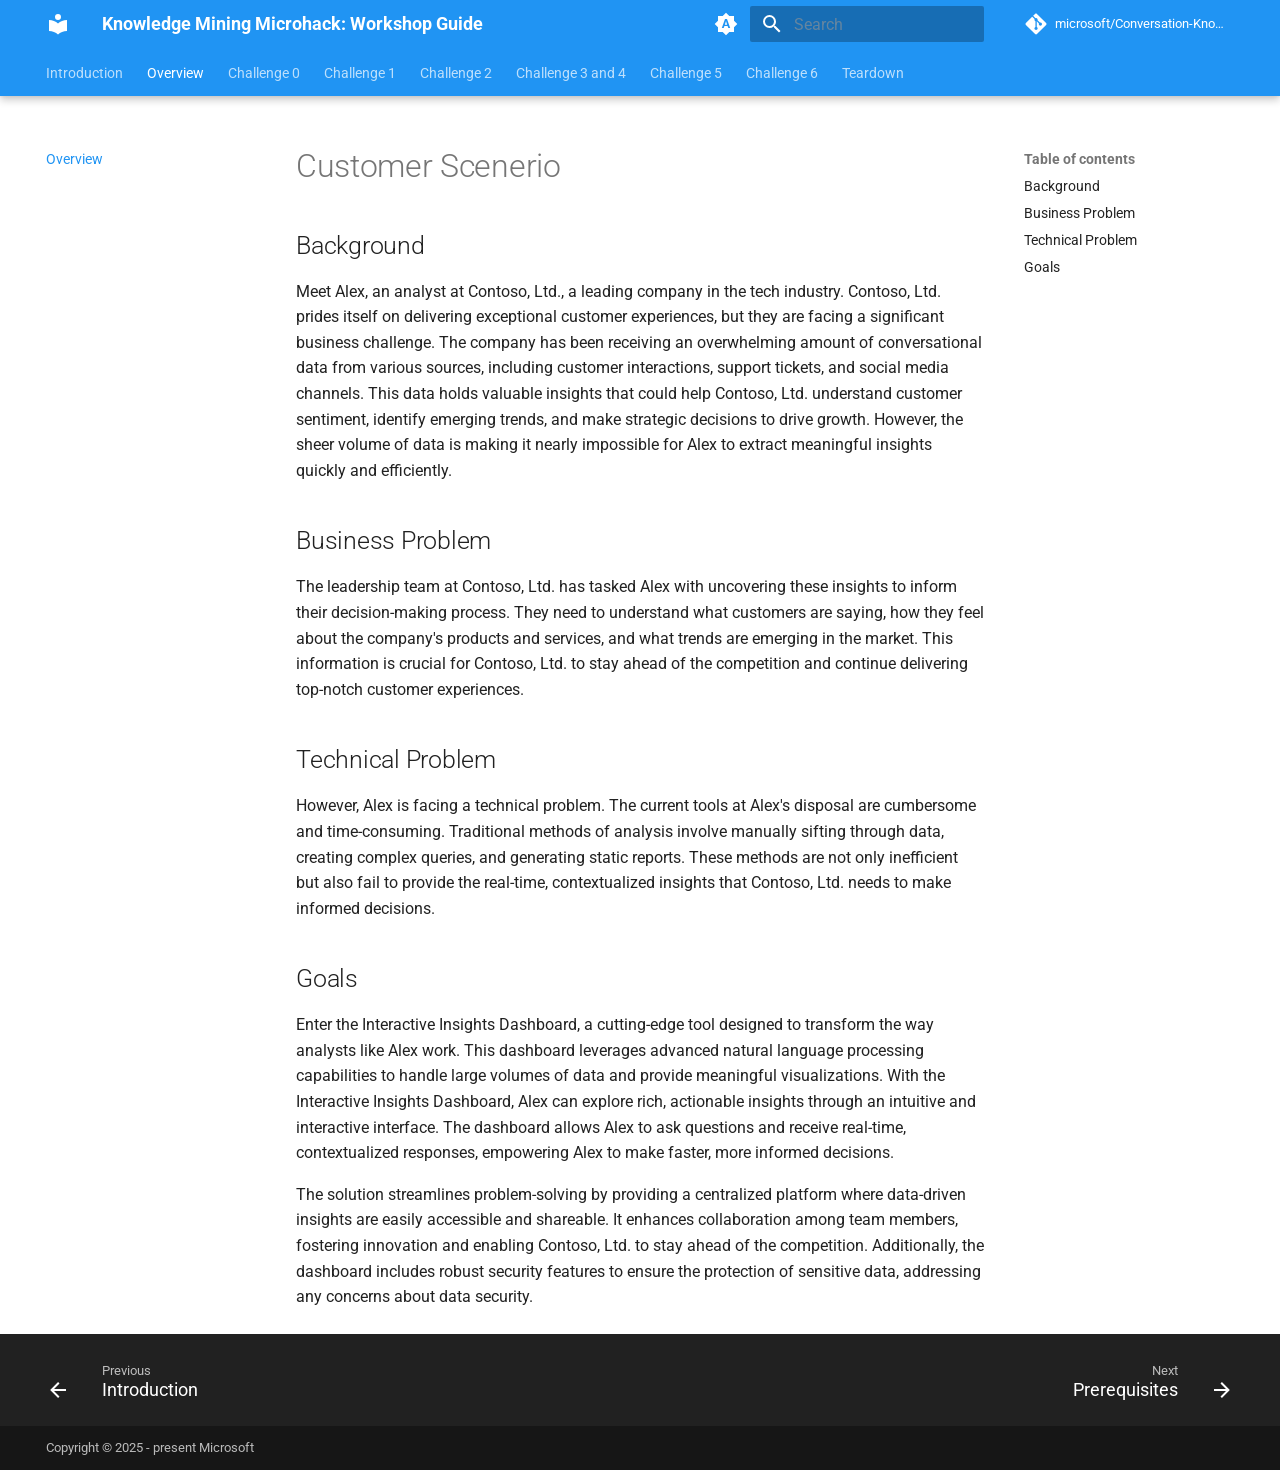
<file: workshop/00-Use-Case-Scenerio/index.html>
<!doctype html>
<html lang="en" class="no-js">
  <head>
    
      <meta charset="utf-8">
      <meta name="viewport" content="width=device-width,initial-scale=1">
      
        <meta name="description" content="Knowlege mining AI solution accelerator for Azure OpenAI Service and Azure Cognitive Search.">
      
      
        <meta name="author" content="bsanusi">
      
      
        <link rel="canonical" href="https://microsoft.github.io/Conversation-Knowledge-Mining-Solution-Accelerator/workshop/00-Use-Case-Scenerio/">
      
      
        <link rel="prev" href="../..">
      
      
        <link rel="next" href="../Challenge-0/">
      
      
        
      
      
      <link rel="icon" href="../../assets/images/favicon.png">
      <meta name="generator" content="mkdocs-1.6.1, mkdocs-material-9.7.6">
    
    
      
        <title>Overview - Knowledge Mining Microhack: Workshop Guide</title>
      
    
    
      <link rel="stylesheet" href="../../assets/stylesheets/main.484c7ddc.min.css">
      
        
        <link rel="stylesheet" href="../../assets/stylesheets/palette.ab4e12ef.min.css">
      
      


    
    
      
    
    
      
        
        
        <link rel="preconnect" href="https://fonts.gstatic.com" crossorigin>
        <link rel="stylesheet" href="https://fonts.googleapis.com/css?family=Roboto:300,300i,400,400i,700,700i%7CRoboto+Mono:400,400i,700,700i&display=fallback">
        <style>:root{--md-text-font:"Roboto";--md-code-font:"Roboto Mono"}</style>
      
    
    
    <script>__md_scope=new URL("../..",location),__md_hash=e=>[...e].reduce(((e,_)=>(e<<5)-e+_.charCodeAt(0)),0),__md_get=(e,_=localStorage,t=__md_scope)=>JSON.parse(_.getItem(t.pathname+"."+e)),__md_set=(e,_,t=localStorage,a=__md_scope)=>{try{t.setItem(a.pathname+"."+e,JSON.stringify(_))}catch(e){}}</script>
    
      

    
    
  </head>
  
  
    
    
      
    
    
    
    
    <body dir="ltr" data-md-color-scheme="default" data-md-color-primary="indigo" data-md-color-accent="indigo">
  
    
    <input class="md-toggle" data-md-toggle="drawer" type="checkbox" id="__drawer" autocomplete="off">
    <input class="md-toggle" data-md-toggle="search" type="checkbox" id="__search" autocomplete="off">
    <label class="md-overlay" for="__drawer"></label>
    <div data-md-component="skip">
      
        
        <a href="#customer-scenerio" class="md-skip">
          Skip to content
        </a>
      
    </div>
    <div data-md-component="announce">
      
    </div>
    
    
      

  

<header class="md-header md-header--shadow md-header--lifted" data-md-component="header">
  <nav class="md-header__inner md-grid" aria-label="Header">
    <a href="../.." title="Knowledge Mining Microhack: Workshop Guide" class="md-header__button md-logo" aria-label="Knowledge Mining Microhack: Workshop Guide" data-md-component="logo">
      
  
  <svg xmlns="http://www.w3.org/2000/svg" viewBox="0 0 24 24"><path d="M12 8a3 3 0 0 0 3-3 3 3 0 0 0-3-3 3 3 0 0 0-3 3 3 3 0 0 0 3 3m0 3.54C9.64 9.35 6.5 8 3 8v11c3.5 0 6.64 1.35 9 3.54 2.36-2.19 5.5-3.54 9-3.54V8c-3.5 0-6.64 1.35-9 3.54"/></svg>

    </a>
    <label class="md-header__button md-icon" for="__drawer">
      
      <svg xmlns="http://www.w3.org/2000/svg" viewBox="0 0 24 24"><path d="M3 6h18v2H3zm0 5h18v2H3zm0 5h18v2H3z"/></svg>
    </label>
    <div class="md-header__title" data-md-component="header-title">
      <div class="md-header__ellipsis">
        <div class="md-header__topic">
          <span class="md-ellipsis">
            Knowledge Mining Microhack: Workshop Guide
          </span>
        </div>
        <div class="md-header__topic" data-md-component="header-topic">
          <span class="md-ellipsis">
            
              Overview
            
          </span>
        </div>
      </div>
    </div>
    
      
        <form class="md-header__option" data-md-component="palette">
  
    
    
    
    <input class="md-option" data-md-color-media="(prefers-color-scheme)" data-md-color-scheme="default" data-md-color-primary="indigo" data-md-color-accent="indigo"  aria-label="Switch to light mode"  type="radio" name="__palette" id="__palette_0">
    
      <label class="md-header__button md-icon" title="Switch to light mode" for="__palette_1" hidden>
        <svg xmlns="http://www.w3.org/2000/svg" viewBox="0 0 24 24"><path d="m14.3 16-.7-2h-3.2l-.7 2H7.8L11 7h2l3.2 9zM20 8.69V4h-4.69L12 .69 8.69 4H4v4.69L.69 12 4 15.31V20h4.69L12 23.31 15.31 20H20v-4.69L23.31 12zm-9.15 3.96h2.3L12 9z"/></svg>
      </label>
    
  
    
    
    
    <input class="md-option" data-md-color-media="(prefers-color-scheme: light)" data-md-color-scheme="default" data-md-color-primary="blue" data-md-color-accent="pink"  aria-label="Switch to dark mode"  type="radio" name="__palette" id="__palette_1">
    
      <label class="md-header__button md-icon" title="Switch to dark mode" for="__palette_2" hidden>
        <svg xmlns="http://www.w3.org/2000/svg" viewBox="0 0 24 24"><path d="M10 2c-1.82 0-3.53.5-5 1.35C8 5.08 10 8.3 10 12s-2 6.92-5 8.65C6.47 21.5 8.18 22 10 22a10 10 0 0 0 10-10A10 10 0 0 0 10 2"/></svg>
      </label>
    
  
    
    
    
    <input class="md-option" data-md-color-media="(prefers-color-scheme: dark)" data-md-color-scheme="slate" data-md-color-primary="blue-gray" data-md-color-accent="dark-blue"  aria-label="Switch to system mode"  type="radio" name="__palette" id="__palette_2">
    
      <label class="md-header__button md-icon" title="Switch to system mode" for="__palette_0" hidden>
        <svg xmlns="http://www.w3.org/2000/svg" viewBox="0 0 24 24"><path d="M12 18c-.89 0-1.74-.2-2.5-.55C11.56 16.5 13 14.42 13 12s-1.44-4.5-3.5-5.45C10.26 6.2 11.11 6 12 6a6 6 0 0 1 6 6 6 6 0 0 1-6 6m8-9.31V4h-4.69L12 .69 8.69 4H4v4.69L.69 12 4 15.31V20h4.69L12 23.31 15.31 20H20v-4.69L23.31 12z"/></svg>
      </label>
    
  
</form>
      
    
    
      <script>var palette=__md_get("__palette");if(palette&&palette.color){if("(prefers-color-scheme)"===palette.color.media){var media=matchMedia("(prefers-color-scheme: light)"),input=document.querySelector(media.matches?"[data-md-color-media='(prefers-color-scheme: light)']":"[data-md-color-media='(prefers-color-scheme: dark)']");palette.color.media=input.getAttribute("data-md-color-media"),palette.color.scheme=input.getAttribute("data-md-color-scheme"),palette.color.primary=input.getAttribute("data-md-color-primary"),palette.color.accent=input.getAttribute("data-md-color-accent")}for(var[key,value]of Object.entries(palette.color))document.body.setAttribute("data-md-color-"+key,value)}</script>
    
    
    
      
      
        <label class="md-header__button md-icon" for="__search">
          
          <svg xmlns="http://www.w3.org/2000/svg" viewBox="0 0 24 24"><path d="M9.5 3A6.5 6.5 0 0 1 16 9.5c0 1.61-.59 3.09-1.56 4.23l.27.27h.79l5 5-1.5 1.5-5-5v-.79l-.27-.27A6.52 6.52 0 0 1 9.5 16 6.5 6.5 0 0 1 3 9.5 6.5 6.5 0 0 1 9.5 3m0 2C7 5 5 7 5 9.5S7 14 9.5 14 14 12 14 9.5 12 5 9.5 5"/></svg>
        </label>
        <div class="md-search" data-md-component="search" role="dialog">
  <label class="md-search__overlay" for="__search"></label>
  <div class="md-search__inner" role="search">
    <form class="md-search__form" name="search">
      <input type="text" class="md-search__input" name="query" aria-label="Search" placeholder="Search" autocapitalize="off" autocorrect="off" autocomplete="off" spellcheck="false" data-md-component="search-query" required>
      <label class="md-search__icon md-icon" for="__search">
        
        <svg xmlns="http://www.w3.org/2000/svg" viewBox="0 0 24 24"><path d="M9.5 3A6.5 6.5 0 0 1 16 9.5c0 1.61-.59 3.09-1.56 4.23l.27.27h.79l5 5-1.5 1.5-5-5v-.79l-.27-.27A6.52 6.52 0 0 1 9.5 16 6.5 6.5 0 0 1 3 9.5 6.5 6.5 0 0 1 9.5 3m0 2C7 5 5 7 5 9.5S7 14 9.5 14 14 12 14 9.5 12 5 9.5 5"/></svg>
        
        <svg xmlns="http://www.w3.org/2000/svg" viewBox="0 0 24 24"><path d="M20 11v2H8l5.5 5.5-1.42 1.42L4.16 12l7.92-7.92L13.5 5.5 8 11z"/></svg>
      </label>
      <nav class="md-search__options" aria-label="Search">
        
        <button type="reset" class="md-search__icon md-icon" title="Clear" aria-label="Clear" tabindex="-1">
          
          <svg xmlns="http://www.w3.org/2000/svg" viewBox="0 0 24 24"><path d="M19 6.41 17.59 5 12 10.59 6.41 5 5 6.41 10.59 12 5 17.59 6.41 19 12 13.41 17.59 19 19 17.59 13.41 12z"/></svg>
        </button>
      </nav>
      
    </form>
    <div class="md-search__output">
      <div class="md-search__scrollwrap" tabindex="0" data-md-scrollfix>
        <div class="md-search-result" data-md-component="search-result">
          <div class="md-search-result__meta">
            Initializing search
          </div>
          <ol class="md-search-result__list" role="presentation"></ol>
        </div>
      </div>
    </div>
  </div>
</div>
      
    
    
      <div class="md-header__source">
        <a href="https://github.com/microsoft/Conversation-Knowledge-Mining-Solution-Accelerator" title="Go to repository" class="md-source" data-md-component="source">
  <div class="md-source__icon md-icon">
    
    <svg xmlns="http://www.w3.org/2000/svg" viewBox="0 0 448 512"><!--! Font Awesome Free 7.1.0 by @fontawesome - https://fontawesome.com License - https://fontawesome.com/license/free (Icons: CC BY 4.0, Fonts: SIL OFL 1.1, Code: MIT License) Copyright 2025 Fonticons, Inc.--><path d="M439.6 236.1 244 40.5c-5.4-5.5-12.8-8.5-20.4-8.5s-15 3-20.4 8.4L162.5 81l51.5 51.5c27.1-9.1 52.7 16.8 43.4 43.7l49.7 49.7c34.2-11.8 61.2 31 35.5 56.7-26.5 26.5-70.2-2.9-56-37.3L240.3 199v121.9c25.3 12.5 22.3 41.8 9.1 55-6.4 6.4-15.2 10.1-24.3 10.1s-17.8-3.6-24.3-10.1c-17.6-17.6-11.1-46.9 11.2-56v-123c-20.8-8.5-24.6-30.7-18.6-45L142.6 101 8.5 235.1C3 240.6 0 247.9 0 255.5s3 15 8.5 20.4l195.6 195.7c5.4 5.4 12.7 8.4 20.4 8.4s15-3 20.4-8.4l194.7-194.7c5.4-5.4 8.4-12.8 8.4-20.4s-3-15-8.4-20.4"/></svg>
  </div>
  <div class="md-source__repository">
    microsoft/Conversation-Knowledge-Mining-Solution-Accelerator
  </div>
</a>
      </div>
    
  </nav>
  
    
      
<nav class="md-tabs" aria-label="Tabs" data-md-component="tabs">
  <div class="md-grid">
    <ul class="md-tabs__list">
      
        
  
  
  
  
    <li class="md-tabs__item">
      <a href="../.." class="md-tabs__link">
        
  
  
    
  
  Introduction

      </a>
    </li>
  

      
        
  
  
  
    
  
  
    <li class="md-tabs__item md-tabs__item--active">
      <a href="./" class="md-tabs__link">
        
  
  
    
  
  Overview

      </a>
    </li>
  

      
        
  
  
  
  
    
    
      <li class="md-tabs__item">
        <a href="../Challenge-0/" class="md-tabs__link">
          
  
  
    
  
  Challenge 0

        </a>
      </li>
    
  

      
        
  
  
  
  
    
    
      <li class="md-tabs__item">
        <a href="../Challenge-1/Solution_Overview/" class="md-tabs__link">
          
  
  
    
  
  Challenge 1

        </a>
      </li>
    
  

      
        
  
  
  
  
    
    
      <li class="md-tabs__item">
        <a href="../Challenge-2/" class="md-tabs__link">
          
  
  
    
  
  Challenge 2

        </a>
      </li>
    
  

      
        
  
  
  
  
    
    
      <li class="md-tabs__item">
        <a href="../Challenge-3-and-4/" class="md-tabs__link">
          
  
  
    
  
  Challenge 3 and 4

        </a>
      </li>
    
  

      
        
  
  
  
  
    
    
      <li class="md-tabs__item">
        <a href="../Challenge-5/" class="md-tabs__link">
          
  
  
    
  
  Challenge 5

        </a>
      </li>
    
  

      
        
  
  
  
  
    
    
      <li class="md-tabs__item">
        <a href="../Challenge-6/" class="md-tabs__link">
          
  
  
    
  
  Challenge 6

        </a>
      </li>
    
  

      
        
  
  
  
  
    
    
      <li class="md-tabs__item">
        <a href="../Tear-Down/" class="md-tabs__link">
          
  
  
    
  
  Teardown

        </a>
      </li>
    
  

      
    </ul>
  </div>
</nav>
    
  
</header>
    
    <div class="md-container" data-md-component="container">
      
      
        
      
      <main class="md-main" data-md-component="main">
        <div class="md-main__inner md-grid">
          
            
              
              <div class="md-sidebar md-sidebar--primary" data-md-component="sidebar" data-md-type="navigation" >
                <div class="md-sidebar__scrollwrap">
                  <div class="md-sidebar__inner">
                    


  


<nav class="md-nav md-nav--primary md-nav--lifted" aria-label="Navigation" data-md-level="0">
  <label class="md-nav__title" for="__drawer">
    <a href="../.." title="Knowledge Mining Microhack: Workshop Guide" class="md-nav__button md-logo" aria-label="Knowledge Mining Microhack: Workshop Guide" data-md-component="logo">
      
  
  <svg xmlns="http://www.w3.org/2000/svg" viewBox="0 0 24 24"><path d="M12 8a3 3 0 0 0 3-3 3 3 0 0 0-3-3 3 3 0 0 0-3 3 3 3 0 0 0 3 3m0 3.54C9.64 9.35 6.5 8 3 8v11c3.5 0 6.64 1.35 9 3.54 2.36-2.19 5.5-3.54 9-3.54V8c-3.5 0-6.64 1.35-9 3.54"/></svg>

    </a>
    Knowledge Mining Microhack: Workshop Guide
  </label>
  
    <div class="md-nav__source">
      <a href="https://github.com/microsoft/Conversation-Knowledge-Mining-Solution-Accelerator" title="Go to repository" class="md-source" data-md-component="source">
  <div class="md-source__icon md-icon">
    
    <svg xmlns="http://www.w3.org/2000/svg" viewBox="0 0 448 512"><!--! Font Awesome Free 7.1.0 by @fontawesome - https://fontawesome.com License - https://fontawesome.com/license/free (Icons: CC BY 4.0, Fonts: SIL OFL 1.1, Code: MIT License) Copyright 2025 Fonticons, Inc.--><path d="M439.6 236.1 244 40.5c-5.4-5.5-12.8-8.5-20.4-8.5s-15 3-20.4 8.4L162.5 81l51.5 51.5c27.1-9.1 52.7 16.8 43.4 43.7l49.7 49.7c34.2-11.8 61.2 31 35.5 56.7-26.5 26.5-70.2-2.9-56-37.3L240.3 199v121.9c25.3 12.5 22.3 41.8 9.1 55-6.4 6.4-15.2 10.1-24.3 10.1s-17.8-3.6-24.3-10.1c-17.6-17.6-11.1-46.9 11.2-56v-123c-20.8-8.5-24.6-30.7-18.6-45L142.6 101 8.5 235.1C3 240.6 0 247.9 0 255.5s3 15 8.5 20.4l195.6 195.7c5.4 5.4 12.7 8.4 20.4 8.4s15-3 20.4-8.4l194.7-194.7c5.4-5.4 8.4-12.8 8.4-20.4s-3-15-8.4-20.4"/></svg>
  </div>
  <div class="md-source__repository">
    microsoft/Conversation-Knowledge-Mining-Solution-Accelerator
  </div>
</a>
    </div>
  
  <ul class="md-nav__list" data-md-scrollfix>
    
      
      
  
  
  
  
    <li class="md-nav__item">
      <a href="../.." class="md-nav__link">
        
  
  
  <span class="md-ellipsis">
    
  
    Introduction
  

    
  </span>
  
  

      </a>
    </li>
  

    
      
      
  
  
    
  
  
  
    <li class="md-nav__item md-nav__item--active">
      
      <input class="md-nav__toggle md-toggle" type="checkbox" id="__toc">
      
      
        
      
      
        <label class="md-nav__link md-nav__link--active" for="__toc">
          
  
  
  <span class="md-ellipsis">
    
  
    Overview
  

    
  </span>
  
  

          <span class="md-nav__icon md-icon"></span>
        </label>
      
      <a href="./" class="md-nav__link md-nav__link--active">
        
  
  
  <span class="md-ellipsis">
    
  
    Overview
  

    
  </span>
  
  

      </a>
      
        

<nav class="md-nav md-nav--secondary" aria-label="Table of contents">
  
  
  
    
  
  
    <label class="md-nav__title" for="__toc">
      <span class="md-nav__icon md-icon"></span>
      Table of contents
    </label>
    <ul class="md-nav__list" data-md-component="toc" data-md-scrollfix>
      
        <li class="md-nav__item">
  <a href="#background" class="md-nav__link">
    <span class="md-ellipsis">
      
        Background
      
    </span>
  </a>
  
</li>
      
        <li class="md-nav__item">
  <a href="#business-problem" class="md-nav__link">
    <span class="md-ellipsis">
      
        Business Problem
      
    </span>
  </a>
  
</li>
      
        <li class="md-nav__item">
  <a href="#technical-problem" class="md-nav__link">
    <span class="md-ellipsis">
      
        Technical Problem
      
    </span>
  </a>
  
</li>
      
        <li class="md-nav__item">
  <a href="#goals" class="md-nav__link">
    <span class="md-ellipsis">
      
        Goals
      
    </span>
  </a>
  
</li>
      
    </ul>
  
</nav>
      
    </li>
  

    
      
      
  
  
  
  
    
    
      
        
          
        
      
        
      
    
    
    
      
      
    
    
    <li class="md-nav__item md-nav__item--nested">
      
        
        
          
        
        <input class="md-nav__toggle md-toggle md-toggle--indeterminate" type="checkbox" id="__nav_3" >
        
          
          <div class="md-nav__link md-nav__container">
            <a href="../Challenge-0/" class="md-nav__link ">
              
  
  
  <span class="md-ellipsis">
    
  
    Challenge 0
  

    
  </span>
  
  

            </a>
            
              
              <label class="md-nav__link " for="__nav_3" id="__nav_3_label" tabindex="0">
                <span class="md-nav__icon md-icon"></span>
              </label>
            
          </div>
        
        <nav class="md-nav" data-md-level="1" aria-labelledby="__nav_3_label" aria-expanded="false">
          <label class="md-nav__title" for="__nav_3">
            <span class="md-nav__icon md-icon"></span>
            
  
    Challenge 0
  

          </label>
          <ul class="md-nav__list" data-md-scrollfix>
            
              
            
              
                
  
  
  
  
    <li class="md-nav__item">
      <a href="../Challenge-0/CU-Challenge/" class="md-nav__link">
        
  
  
  <span class="md-ellipsis">
    
  
    CU-AI Foundry
  

    
  </span>
  
  

      </a>
    </li>
  

              
            
          </ul>
        </nav>
      
    </li>
  

    
      
      
  
  
  
  
    
    
      
        
      
        
      
        
      
        
      
        
      
        
      
    
    
    
      
      
    
    
    <li class="md-nav__item md-nav__item--nested">
      
        
        
          
        
        <input class="md-nav__toggle md-toggle md-toggle--indeterminate" type="checkbox" id="__nav_4" >
        
          
          <label class="md-nav__link" for="__nav_4" id="__nav_4_label" tabindex="0">
            
  
  
  <span class="md-ellipsis">
    
  
    Challenge 1
  

    
  </span>
  
  

            <span class="md-nav__icon md-icon"></span>
          </label>
        
        <nav class="md-nav" data-md-level="1" aria-labelledby="__nav_4_label" aria-expanded="false">
          <label class="md-nav__title" for="__nav_4">
            <span class="md-nav__icon md-icon"></span>
            
  
    Challenge 1
  

          </label>
          <ul class="md-nav__list" data-md-scrollfix>
            
              
                
  
  
  
  
    <li class="md-nav__item">
      <a href="../Challenge-1/Solution_Overview/" class="md-nav__link">
        
  
  
  <span class="md-ellipsis">
    
  
    Solution Overview
  

    
  </span>
  
  

      </a>
    </li>
  

              
            
              
                
  
  
  
  
    <li class="md-nav__item">
      <a href="../Challenge-1/Deployment/" class="md-nav__link">
        
  
  
  <span class="md-ellipsis">
    
  
    Deployment
  

    
  </span>
  
  

      </a>
    </li>
  

              
            
              
                
  
  
  
  
    <li class="md-nav__item">
      <a href="../Challenge-1/Code_Walkthrough/01_Data_Explore/" class="md-nav__link">
        
  
  
  <span class="md-ellipsis">
    
  
    Explore Data
  

    
  </span>
  
  

      </a>
    </li>
  

              
            
              
                
  
  
  
  
    <li class="md-nav__item">
      <a href="../Challenge-1/Code_Walkthrough/02_Frontend/" class="md-nav__link">
        
  
  
  <span class="md-ellipsis">
    
  
    Frontend
  

    
  </span>
  
  

      </a>
    </li>
  

              
            
              
                
  
  
  
  
    <li class="md-nav__item">
      <a href="../Challenge-1/Code_Walkthrough/03_Backend/" class="md-nav__link">
        
  
  
  <span class="md-ellipsis">
    
  
    Backend
  

    
  </span>
  
  

      </a>
    </li>
  

              
            
              
                
  
  
  
  
    <li class="md-nav__item">
      <a href="../Challenge-1/Code_Walkthrough/04_Api/" class="md-nav__link">
        
  
  
  <span class="md-ellipsis">
    
  
    API
  

    
  </span>
  
  

      </a>
    </li>
  

              
            
          </ul>
        </nav>
      
    </li>
  

    
      
      
  
  
  
  
    
    
      
        
          
        
      
    
    
    
      
      
    
    
    <li class="md-nav__item md-nav__item--nested">
      
        
        
          
        
        <input class="md-nav__toggle md-toggle md-toggle--indeterminate" type="checkbox" id="__nav_5" >
        
          
          <div class="md-nav__link md-nav__container">
            <a href="../Challenge-2/" class="md-nav__link ">
              
  
  
  <span class="md-ellipsis">
    
  
    Challenge 2
  

    
  </span>
  
  

            </a>
            
          </div>
        
        <nav class="md-nav" data-md-level="1" aria-labelledby="__nav_5_label" aria-expanded="false">
          <label class="md-nav__title" for="__nav_5">
            <span class="md-nav__icon md-icon"></span>
            
  
    Challenge 2
  

          </label>
          <ul class="md-nav__list" data-md-scrollfix>
            
              
            
          </ul>
        </nav>
      
    </li>
  

    
      
      
  
  
  
  
    
    
      
        
          
        
      
        
      
        
      
        
      
    
    
    
      
      
    
    
    <li class="md-nav__item md-nav__item--nested">
      
        
        
          
        
        <input class="md-nav__toggle md-toggle md-toggle--indeterminate" type="checkbox" id="__nav_6" >
        
          
          <div class="md-nav__link md-nav__container">
            <a href="../Challenge-3-and-4/" class="md-nav__link ">
              
  
  
  <span class="md-ellipsis">
    
  
    Challenge 3 and 4
  

    
  </span>
  
  

            </a>
            
              
              <label class="md-nav__link " for="__nav_6" id="__nav_6_label" tabindex="0">
                <span class="md-nav__icon md-icon"></span>
              </label>
            
          </div>
        
        <nav class="md-nav" data-md-level="1" aria-labelledby="__nav_6_label" aria-expanded="false">
          <label class="md-nav__title" for="__nav_6">
            <span class="md-nav__icon md-icon"></span>
            
  
    Challenge 3 and 4
  

          </label>
          <ul class="md-nav__list" data-md-scrollfix>
            
              
            
              
                
  
  
  
  
    <li class="md-nav__item">
      <a href="../Challenge-3-and-4/Challenge-3/" class="md-nav__link">
        
  
  
  <span class="md-ellipsis">
    
  
    Challenge 3
  

    
  </span>
  
  

      </a>
    </li>
  

              
            
              
                
  
  
  
  
    <li class="md-nav__item">
      <a href="../Challenge-3-and-4/Challenge-4/" class="md-nav__link">
        
  
  
  <span class="md-ellipsis">
    
  
    Challenge 4
  

    
  </span>
  
  

      </a>
    </li>
  

              
            
              
                
  
  
  
  
    <li class="md-nav__item">
      <a href="../Challenge-3-and-4/knowledge_mining_api/" class="md-nav__link">
        
  
  
  <span class="md-ellipsis">
    
  
    Knowledge Mining API Notebook
  

    
  </span>
  
  

      </a>
    </li>
  

              
            
          </ul>
        </nav>
      
    </li>
  

    
      
      
  
  
  
  
    
    
      
        
          
        
      
        
      
        
      
    
    
    
      
      
    
    
    <li class="md-nav__item md-nav__item--nested">
      
        
        
          
        
        <input class="md-nav__toggle md-toggle md-toggle--indeterminate" type="checkbox" id="__nav_7" >
        
          
          <div class="md-nav__link md-nav__container">
            <a href="../Challenge-5/" class="md-nav__link ">
              
  
  
  <span class="md-ellipsis">
    
  
    Challenge 5
  

    
  </span>
  
  

            </a>
            
              
              <label class="md-nav__link " for="__nav_7" id="__nav_7_label" tabindex="0">
                <span class="md-nav__icon md-icon"></span>
              </label>
            
          </div>
        
        <nav class="md-nav" data-md-level="1" aria-labelledby="__nav_7_label" aria-expanded="false">
          <label class="md-nav__title" for="__nav_7">
            <span class="md-nav__icon md-icon"></span>
            
  
    Challenge 5
  

          </label>
          <ul class="md-nav__list" data-md-scrollfix>
            
              
            
              
                
  
  
  
  
    <li class="md-nav__item">
      <a href="../Challenge-5/notebooks/video_chapter_generation/" class="md-nav__link">
        
  
  
  <span class="md-ellipsis">
    
  
    Video Chapters Generation
  

    
  </span>
  
  

      </a>
    </li>
  

              
            
              
                
  
  
  
  
    <li class="md-nav__item">
      <a href="../Challenge-5/notebooks/video_tag_generation/" class="md-nav__link">
        
  
  
  <span class="md-ellipsis">
    
  
    Video Tag Generation
  

    
  </span>
  
  

      </a>
    </li>
  

              
            
          </ul>
        </nav>
      
    </li>
  

    
      
      
  
  
  
  
    
    
      
        
          
        
      
        
      
    
    
    
      
      
    
    
    <li class="md-nav__item md-nav__item--nested">
      
        
        
          
        
        <input class="md-nav__toggle md-toggle md-toggle--indeterminate" type="checkbox" id="__nav_8" >
        
          
          <div class="md-nav__link md-nav__container">
            <a href="../Challenge-6/" class="md-nav__link ">
              
  
  
  <span class="md-ellipsis">
    
  
    Challenge 6
  

    
  </span>
  
  

            </a>
            
              
              <label class="md-nav__link " for="__nav_8" id="__nav_8_label" tabindex="0">
                <span class="md-nav__icon md-icon"></span>
              </label>
            
          </div>
        
        <nav class="md-nav" data-md-level="1" aria-labelledby="__nav_8_label" aria-expanded="false">
          <label class="md-nav__title" for="__nav_8">
            <span class="md-nav__icon md-icon"></span>
            
  
    Challenge 6
  

          </label>
          <ul class="md-nav__list" data-md-scrollfix>
            
              
            
              
                
  
  
  
  
    <li class="md-nav__item">
      <a href="../Challenge-6/Content_safety_evaluation/" class="md-nav__link">
        
  
  
  <span class="md-ellipsis">
    
  
    Content Safety Evaluation Notebook
  

    
  </span>
  
  

      </a>
    </li>
  

              
            
          </ul>
        </nav>
      
    </li>
  

    
      
      
  
  
  
  
    
    
      
        
          
        
      
    
    
    
      
      
    
    
    <li class="md-nav__item md-nav__item--nested">
      
        
        
          
        
        <input class="md-nav__toggle md-toggle md-toggle--indeterminate" type="checkbox" id="__nav_9" >
        
          
          <div class="md-nav__link md-nav__container">
            <a href="../Tear-Down/" class="md-nav__link ">
              
  
  
  <span class="md-ellipsis">
    
  
    Teardown
  

    
  </span>
  
  

            </a>
            
          </div>
        
        <nav class="md-nav" data-md-level="1" aria-labelledby="__nav_9_label" aria-expanded="false">
          <label class="md-nav__title" for="__nav_9">
            <span class="md-nav__icon md-icon"></span>
            
  
    Teardown
  

          </label>
          <ul class="md-nav__list" data-md-scrollfix>
            
              
            
          </ul>
        </nav>
      
    </li>
  

    
  </ul>
</nav>
                  </div>
                </div>
              </div>
            
            
              
              <div class="md-sidebar md-sidebar--secondary" data-md-component="sidebar" data-md-type="toc" >
                <div class="md-sidebar__scrollwrap">
                  <div class="md-sidebar__inner">
                    

<nav class="md-nav md-nav--secondary" aria-label="Table of contents">
  
  
  
    
  
  
    <label class="md-nav__title" for="__toc">
      <span class="md-nav__icon md-icon"></span>
      Table of contents
    </label>
    <ul class="md-nav__list" data-md-component="toc" data-md-scrollfix>
      
        <li class="md-nav__item">
  <a href="#background" class="md-nav__link">
    <span class="md-ellipsis">
      
        Background
      
    </span>
  </a>
  
</li>
      
        <li class="md-nav__item">
  <a href="#business-problem" class="md-nav__link">
    <span class="md-ellipsis">
      
        Business Problem
      
    </span>
  </a>
  
</li>
      
        <li class="md-nav__item">
  <a href="#technical-problem" class="md-nav__link">
    <span class="md-ellipsis">
      
        Technical Problem
      
    </span>
  </a>
  
</li>
      
        <li class="md-nav__item">
  <a href="#goals" class="md-nav__link">
    <span class="md-ellipsis">
      
        Goals
      
    </span>
  </a>
  
</li>
      
    </ul>
  
</nav>
                  </div>
                </div>
              </div>
            
          
          
            <div class="md-content" data-md-component="content">
              
                



  


              
              <article class="md-content__inner md-typeset">
                
                  


  
  


<h1 id="customer-scenerio">Customer Scenerio<a class="headerlink" href="#customer-scenerio" title="Permanent link">&para;</a></h1>
<!-- An analyst managing large volumes of conversational data needs a solution to visualize key insights and uncover patterns using natural language. An interactive dashboard enables them to explore rich, actionable insights for faster, and more informed decision-making.

This solution empowers analysts with tools to ask questions and receive real-time, contextualized responses. It streamlines problem-solving, enhances collaboration, and fosters innovation by making data-driven insights accessible and shareable.

The sample data used in this repository is synthetic and generated using Azure OpenAI service. The data is intended for use as sample data only.

## Knowledge Mining 

Knowledge Mining enables customers with large amounts of conversational data to improve decision-making by leveraging intelligence to uncover insights, relationships, and patterns from customer interactions. It empowers users to gain valuable knowledge and drive targeted business impact. 

This template leverages Azure AI Foundry, Azure AI Content Understanding, Azure OpenAI Service, and Azure AI Search to transform large volumes of conversational data into actionable insights through topic modeling, key phrase extraction, speech-to-text transcription, and interactive chat experiences. -->

<h2 id="background">Background<a class="headerlink" href="#background" title="Permanent link">&para;</a></h2>
<p>Meet Alex, an analyst at Contoso, Ltd., a leading company in the tech industry. Contoso, Ltd. prides itself on delivering exceptional customer experiences, but they are facing a significant business challenge. The company has been receiving an overwhelming amount of conversational data from various sources, including customer interactions, support tickets, and social media channels. This data holds valuable insights that could help Contoso, Ltd. understand customer sentiment, identify emerging trends, and make strategic decisions to drive growth. However, the sheer volume of data is making it nearly impossible for Alex to extract meaningful insights quickly and efficiently. </p>
<h2 id="business-problem">Business Problem<a class="headerlink" href="#business-problem" title="Permanent link">&para;</a></h2>
<p>The leadership team at Contoso, Ltd. has tasked Alex with uncovering these insights to inform their decision-making process. They need to understand what customers are saying, how they feel about the company's products and services, and what trends are emerging in the market. This information is crucial for Contoso, Ltd. to stay ahead of the competition and continue delivering top-notch customer experiences. </p>
<h2 id="technical-problem">Technical Problem<a class="headerlink" href="#technical-problem" title="Permanent link">&para;</a></h2>
<p>However, Alex is facing a technical problem. The current tools at Alex's disposal are cumbersome and time-consuming. Traditional methods of analysis involve manually sifting through data, creating complex queries, and generating static reports. These methods are not only inefficient but also fail to provide the real-time, contextualized insights that Contoso, Ltd. needs to make informed decisions. </p>
<h2 id="goals">Goals<a class="headerlink" href="#goals" title="Permanent link">&para;</a></h2>
<p>Enter the Interactive Insights Dashboard, a cutting-edge tool designed to transform the way analysts like Alex work. This dashboard leverages advanced natural language processing capabilities to handle large volumes of data and provide meaningful visualizations. With the Interactive Insights Dashboard, Alex can explore rich, actionable insights through an intuitive and interactive interface. The dashboard allows Alex to ask questions and receive real-time, contextualized responses, empowering Alex to make faster, more informed decisions. </p>
<p>The solution streamlines problem-solving by providing a centralized platform where data-driven insights are easily accessible and shareable. It enhances collaboration among team members, fostering innovation and enabling Contoso, Ltd. to stay ahead of the competition. Additionally, the dashboard includes robust security features to ensure the protection of sensitive data, addressing any concerns about data security. </p>












                
              </article>
            </div>
          
          
  <script>var tabs=__md_get("__tabs");if(Array.isArray(tabs))e:for(var set of document.querySelectorAll(".tabbed-set")){var labels=set.querySelector(".tabbed-labels");for(var tab of tabs)for(var label of labels.getElementsByTagName("label"))if(label.innerText.trim()===tab){var input=document.getElementById(label.htmlFor);input.checked=!0;continue e}}</script>

<script>var target=document.getElementById(location.hash.slice(1));target&&target.name&&(target.checked=target.name.startsWith("__tabbed_"))</script>
        </div>
        
          <button type="button" class="md-top md-icon" data-md-component="top" hidden>
  
  <svg xmlns="http://www.w3.org/2000/svg" viewBox="0 0 24 24"><path d="M13 20h-2V8l-5.5 5.5-1.42-1.42L12 4.16l7.92 7.92-1.42 1.42L13 8z"/></svg>
  Back to top
</button>
        
      </main>
      
        <footer class="md-footer">
  
    
      
      <nav class="md-footer__inner md-grid" aria-label="Footer" >
        
          
          <a href="../.." class="md-footer__link md-footer__link--prev" aria-label="Previous: Introduction">
            <div class="md-footer__button md-icon">
              
              <svg xmlns="http://www.w3.org/2000/svg" viewBox="0 0 24 24"><path d="M20 11v2H8l5.5 5.5-1.42 1.42L4.16 12l7.92-7.92L13.5 5.5 8 11z"/></svg>
            </div>
            <div class="md-footer__title">
              <span class="md-footer__direction">
                Previous
              </span>
              <div class="md-ellipsis">
                Introduction
              </div>
            </div>
          </a>
        
        
          
          <a href="../Challenge-0/" class="md-footer__link md-footer__link--next" aria-label="Next: Prerequisites">
            <div class="md-footer__title">
              <span class="md-footer__direction">
                Next
              </span>
              <div class="md-ellipsis">
                Prerequisites
              </div>
            </div>
            <div class="md-footer__button md-icon">
              
              <svg xmlns="http://www.w3.org/2000/svg" viewBox="0 0 24 24"><path d="M4 11v2h12l-5.5 5.5 1.42 1.42L19.84 12l-7.92-7.92L10.5 5.5 16 11z"/></svg>
            </div>
          </a>
        
      </nav>
    
  
  <div class="md-footer-meta md-typeset">
    <div class="md-footer-meta__inner md-grid">
      <div class="md-copyright">
  
    <div class="md-copyright__highlight">
      Copyright &copy; 2025 - present Microsoft

    </div>
  
  
</div>
      
    </div>
  </div>
</footer>
      
    </div>
    <div class="md-dialog" data-md-component="dialog">
      <div class="md-dialog__inner md-typeset"></div>
    </div>
    
      <div class="md-progress" data-md-component="progress" role="progressbar"></div>
    
    
    
      
      
      <script id="__config" type="application/json">{"annotate": null, "base": "../..", "features": ["navigation.instant", "navigation.expand", "navigation.instant.progress", "navigation.tracking", "navigation.tabs", "navigation.tabs.sticky", "navigation.path", "navigation.indexes", "navigation.top", "toc.follow", "navigation.footer", "content.code.copy", "content.tabs.link"], "search": "../../assets/javascripts/workers/search.2c215733.min.js", "tags": null, "translations": {"clipboard.copied": "Copied to clipboard", "clipboard.copy": "Copy to clipboard", "search.result.more.one": "1 more on this page", "search.result.more.other": "# more on this page", "search.result.none": "No matching documents", "search.result.one": "1 matching document", "search.result.other": "# matching documents", "search.result.placeholder": "Type to start searching", "search.result.term.missing": "Missing", "select.version": "Select version"}, "version": null}</script>
    
    
  <!-- Add scripts that need to run before here -->
  
      <script src="../../assets/javascripts/bundle.79ae519e.min.js"></script>
      
    
  <!-- Add scripts that need to run afterwards here -->

    <!-- Place this tag in your head or just before your close body tag. -->
    <script async defer src="https://buttons.github.io/buttons.js"></script>
    

  </body>
</html>
</file>
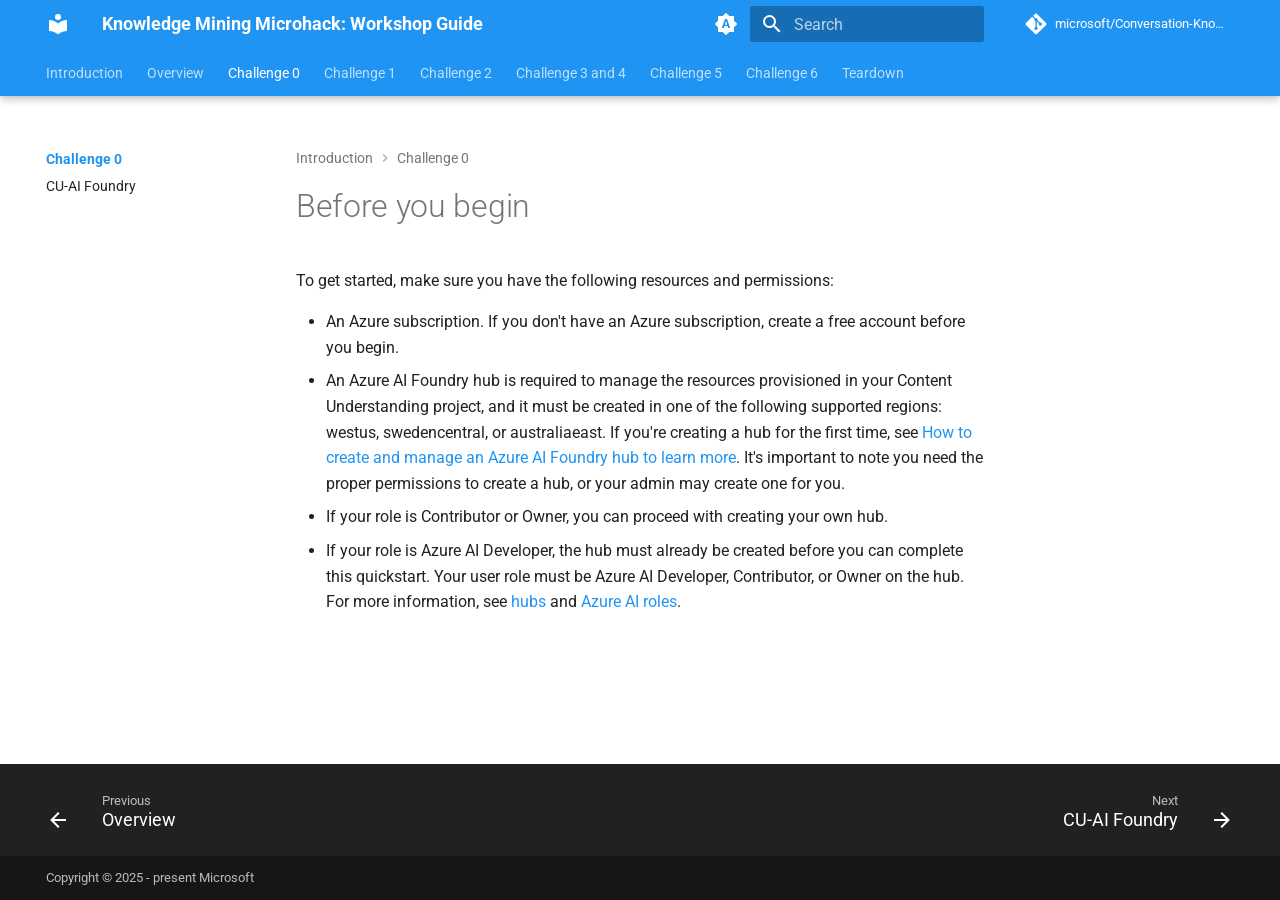
<file: workshop/Challenge-0/index.html>
<!doctype html>
<html lang="en" class="no-js">
  <head>
    
      <meta charset="utf-8">
      <meta name="viewport" content="width=device-width,initial-scale=1">
      
        <meta name="description" content="Knowlege mining AI solution accelerator for Azure OpenAI Service and Azure Cognitive Search.">
      
      
        <meta name="author" content="bsanusi">
      
      
        <link rel="canonical" href="https://microsoft.github.io/Conversation-Knowledge-Mining-Solution-Accelerator/workshop/Challenge-0/">
      
      
        <link rel="prev" href="../00-Use-Case-Scenerio/">
      
      
        <link rel="next" href="CU-Challenge/">
      
      
        
      
      
      <link rel="icon" href="../../assets/images/favicon.png">
      <meta name="generator" content="mkdocs-1.6.1, mkdocs-material-9.7.6">
    
    
      
        <title>Prerequisites - Knowledge Mining Microhack: Workshop Guide</title>
      
    
    
      <link rel="stylesheet" href="../../assets/stylesheets/main.484c7ddc.min.css">
      
        
        <link rel="stylesheet" href="../../assets/stylesheets/palette.ab4e12ef.min.css">
      
      


    
    
      
    
    
      
        
        
        <link rel="preconnect" href="https://fonts.gstatic.com" crossorigin>
        <link rel="stylesheet" href="https://fonts.googleapis.com/css?family=Roboto:300,300i,400,400i,700,700i%7CRoboto+Mono:400,400i,700,700i&display=fallback">
        <style>:root{--md-text-font:"Roboto";--md-code-font:"Roboto Mono"}</style>
      
    
    
    <script>__md_scope=new URL("../..",location),__md_hash=e=>[...e].reduce(((e,_)=>(e<<5)-e+_.charCodeAt(0)),0),__md_get=(e,_=localStorage,t=__md_scope)=>JSON.parse(_.getItem(t.pathname+"."+e)),__md_set=(e,_,t=localStorage,a=__md_scope)=>{try{t.setItem(a.pathname+"."+e,JSON.stringify(_))}catch(e){}}</script>
    
      

    
    
  </head>
  
  
    
    
      
    
    
    
    
    <body dir="ltr" data-md-color-scheme="default" data-md-color-primary="indigo" data-md-color-accent="indigo">
  
    
    <input class="md-toggle" data-md-toggle="drawer" type="checkbox" id="__drawer" autocomplete="off">
    <input class="md-toggle" data-md-toggle="search" type="checkbox" id="__search" autocomplete="off">
    <label class="md-overlay" for="__drawer"></label>
    <div data-md-component="skip">
      
        
        <a href="#before-you-begin" class="md-skip">
          Skip to content
        </a>
      
    </div>
    <div data-md-component="announce">
      
    </div>
    
    
      

  

<header class="md-header md-header--shadow md-header--lifted" data-md-component="header">
  <nav class="md-header__inner md-grid" aria-label="Header">
    <a href="../.." title="Knowledge Mining Microhack: Workshop Guide" class="md-header__button md-logo" aria-label="Knowledge Mining Microhack: Workshop Guide" data-md-component="logo">
      
  
  <svg xmlns="http://www.w3.org/2000/svg" viewBox="0 0 24 24"><path d="M12 8a3 3 0 0 0 3-3 3 3 0 0 0-3-3 3 3 0 0 0-3 3 3 3 0 0 0 3 3m0 3.54C9.64 9.35 6.5 8 3 8v11c3.5 0 6.64 1.35 9 3.54 2.36-2.19 5.5-3.54 9-3.54V8c-3.5 0-6.64 1.35-9 3.54"/></svg>

    </a>
    <label class="md-header__button md-icon" for="__drawer">
      
      <svg xmlns="http://www.w3.org/2000/svg" viewBox="0 0 24 24"><path d="M3 6h18v2H3zm0 5h18v2H3zm0 5h18v2H3z"/></svg>
    </label>
    <div class="md-header__title" data-md-component="header-title">
      <div class="md-header__ellipsis">
        <div class="md-header__topic">
          <span class="md-ellipsis">
            Knowledge Mining Microhack: Workshop Guide
          </span>
        </div>
        <div class="md-header__topic" data-md-component="header-topic">
          <span class="md-ellipsis">
            
              Prerequisites
            
          </span>
        </div>
      </div>
    </div>
    
      
        <form class="md-header__option" data-md-component="palette">
  
    
    
    
    <input class="md-option" data-md-color-media="(prefers-color-scheme)" data-md-color-scheme="default" data-md-color-primary="indigo" data-md-color-accent="indigo"  aria-label="Switch to light mode"  type="radio" name="__palette" id="__palette_0">
    
      <label class="md-header__button md-icon" title="Switch to light mode" for="__palette_1" hidden>
        <svg xmlns="http://www.w3.org/2000/svg" viewBox="0 0 24 24"><path d="m14.3 16-.7-2h-3.2l-.7 2H7.8L11 7h2l3.2 9zM20 8.69V4h-4.69L12 .69 8.69 4H4v4.69L.69 12 4 15.31V20h4.69L12 23.31 15.31 20H20v-4.69L23.31 12zm-9.15 3.96h2.3L12 9z"/></svg>
      </label>
    
  
    
    
    
    <input class="md-option" data-md-color-media="(prefers-color-scheme: light)" data-md-color-scheme="default" data-md-color-primary="blue" data-md-color-accent="pink"  aria-label="Switch to dark mode"  type="radio" name="__palette" id="__palette_1">
    
      <label class="md-header__button md-icon" title="Switch to dark mode" for="__palette_2" hidden>
        <svg xmlns="http://www.w3.org/2000/svg" viewBox="0 0 24 24"><path d="M10 2c-1.82 0-3.53.5-5 1.35C8 5.08 10 8.3 10 12s-2 6.92-5 8.65C6.47 21.5 8.18 22 10 22a10 10 0 0 0 10-10A10 10 0 0 0 10 2"/></svg>
      </label>
    
  
    
    
    
    <input class="md-option" data-md-color-media="(prefers-color-scheme: dark)" data-md-color-scheme="slate" data-md-color-primary="blue-gray" data-md-color-accent="dark-blue"  aria-label="Switch to system mode"  type="radio" name="__palette" id="__palette_2">
    
      <label class="md-header__button md-icon" title="Switch to system mode" for="__palette_0" hidden>
        <svg xmlns="http://www.w3.org/2000/svg" viewBox="0 0 24 24"><path d="M12 18c-.89 0-1.74-.2-2.5-.55C11.56 16.5 13 14.42 13 12s-1.44-4.5-3.5-5.45C10.26 6.2 11.11 6 12 6a6 6 0 0 1 6 6 6 6 0 0 1-6 6m8-9.31V4h-4.69L12 .69 8.69 4H4v4.69L.69 12 4 15.31V20h4.69L12 23.31 15.31 20H20v-4.69L23.31 12z"/></svg>
      </label>
    
  
</form>
      
    
    
      <script>var palette=__md_get("__palette");if(palette&&palette.color){if("(prefers-color-scheme)"===palette.color.media){var media=matchMedia("(prefers-color-scheme: light)"),input=document.querySelector(media.matches?"[data-md-color-media='(prefers-color-scheme: light)']":"[data-md-color-media='(prefers-color-scheme: dark)']");palette.color.media=input.getAttribute("data-md-color-media"),palette.color.scheme=input.getAttribute("data-md-color-scheme"),palette.color.primary=input.getAttribute("data-md-color-primary"),palette.color.accent=input.getAttribute("data-md-color-accent")}for(var[key,value]of Object.entries(palette.color))document.body.setAttribute("data-md-color-"+key,value)}</script>
    
    
    
      
      
        <label class="md-header__button md-icon" for="__search">
          
          <svg xmlns="http://www.w3.org/2000/svg" viewBox="0 0 24 24"><path d="M9.5 3A6.5 6.5 0 0 1 16 9.5c0 1.61-.59 3.09-1.56 4.23l.27.27h.79l5 5-1.5 1.5-5-5v-.79l-.27-.27A6.52 6.52 0 0 1 9.5 16 6.5 6.5 0 0 1 3 9.5 6.5 6.5 0 0 1 9.5 3m0 2C7 5 5 7 5 9.5S7 14 9.5 14 14 12 14 9.5 12 5 9.5 5"/></svg>
        </label>
        <div class="md-search" data-md-component="search" role="dialog">
  <label class="md-search__overlay" for="__search"></label>
  <div class="md-search__inner" role="search">
    <form class="md-search__form" name="search">
      <input type="text" class="md-search__input" name="query" aria-label="Search" placeholder="Search" autocapitalize="off" autocorrect="off" autocomplete="off" spellcheck="false" data-md-component="search-query" required>
      <label class="md-search__icon md-icon" for="__search">
        
        <svg xmlns="http://www.w3.org/2000/svg" viewBox="0 0 24 24"><path d="M9.5 3A6.5 6.5 0 0 1 16 9.5c0 1.61-.59 3.09-1.56 4.23l.27.27h.79l5 5-1.5 1.5-5-5v-.79l-.27-.27A6.52 6.52 0 0 1 9.5 16 6.5 6.5 0 0 1 3 9.5 6.5 6.5 0 0 1 9.5 3m0 2C7 5 5 7 5 9.5S7 14 9.5 14 14 12 14 9.5 12 5 9.5 5"/></svg>
        
        <svg xmlns="http://www.w3.org/2000/svg" viewBox="0 0 24 24"><path d="M20 11v2H8l5.5 5.5-1.42 1.42L4.16 12l7.92-7.92L13.5 5.5 8 11z"/></svg>
      </label>
      <nav class="md-search__options" aria-label="Search">
        
        <button type="reset" class="md-search__icon md-icon" title="Clear" aria-label="Clear" tabindex="-1">
          
          <svg xmlns="http://www.w3.org/2000/svg" viewBox="0 0 24 24"><path d="M19 6.41 17.59 5 12 10.59 6.41 5 5 6.41 10.59 12 5 17.59 6.41 19 12 13.41 17.59 19 19 17.59 13.41 12z"/></svg>
        </button>
      </nav>
      
    </form>
    <div class="md-search__output">
      <div class="md-search__scrollwrap" tabindex="0" data-md-scrollfix>
        <div class="md-search-result" data-md-component="search-result">
          <div class="md-search-result__meta">
            Initializing search
          </div>
          <ol class="md-search-result__list" role="presentation"></ol>
        </div>
      </div>
    </div>
  </div>
</div>
      
    
    
      <div class="md-header__source">
        <a href="https://github.com/microsoft/Conversation-Knowledge-Mining-Solution-Accelerator" title="Go to repository" class="md-source" data-md-component="source">
  <div class="md-source__icon md-icon">
    
    <svg xmlns="http://www.w3.org/2000/svg" viewBox="0 0 448 512"><!--! Font Awesome Free 7.1.0 by @fontawesome - https://fontawesome.com License - https://fontawesome.com/license/free (Icons: CC BY 4.0, Fonts: SIL OFL 1.1, Code: MIT License) Copyright 2025 Fonticons, Inc.--><path d="M439.6 236.1 244 40.5c-5.4-5.5-12.8-8.5-20.4-8.5s-15 3-20.4 8.4L162.5 81l51.5 51.5c27.1-9.1 52.7 16.8 43.4 43.7l49.7 49.7c34.2-11.8 61.2 31 35.5 56.7-26.5 26.5-70.2-2.9-56-37.3L240.3 199v121.9c25.3 12.5 22.3 41.8 9.1 55-6.4 6.4-15.2 10.1-24.3 10.1s-17.8-3.6-24.3-10.1c-17.6-17.6-11.1-46.9 11.2-56v-123c-20.8-8.5-24.6-30.7-18.6-45L142.6 101 8.5 235.1C3 240.6 0 247.9 0 255.5s3 15 8.5 20.4l195.6 195.7c5.4 5.4 12.7 8.4 20.4 8.4s15-3 20.4-8.4l194.7-194.7c5.4-5.4 8.4-12.8 8.4-20.4s-3-15-8.4-20.4"/></svg>
  </div>
  <div class="md-source__repository">
    microsoft/Conversation-Knowledge-Mining-Solution-Accelerator
  </div>
</a>
      </div>
    
  </nav>
  
    
      
<nav class="md-tabs" aria-label="Tabs" data-md-component="tabs">
  <div class="md-grid">
    <ul class="md-tabs__list">
      
        
  
  
  
  
    <li class="md-tabs__item">
      <a href="../.." class="md-tabs__link">
        
  
  
    
  
  Introduction

      </a>
    </li>
  

      
        
  
  
  
  
    <li class="md-tabs__item">
      <a href="../00-Use-Case-Scenerio/" class="md-tabs__link">
        
  
  
    
  
  Overview

      </a>
    </li>
  

      
        
  
  
  
    
  
  
    
    
      <li class="md-tabs__item md-tabs__item--active">
        <a href="./" class="md-tabs__link">
          
  
  
    
  
  Challenge 0

        </a>
      </li>
    
  

      
        
  
  
  
  
    
    
      <li class="md-tabs__item">
        <a href="../Challenge-1/Solution_Overview/" class="md-tabs__link">
          
  
  
    
  
  Challenge 1

        </a>
      </li>
    
  

      
        
  
  
  
  
    
    
      <li class="md-tabs__item">
        <a href="../Challenge-2/" class="md-tabs__link">
          
  
  
    
  
  Challenge 2

        </a>
      </li>
    
  

      
        
  
  
  
  
    
    
      <li class="md-tabs__item">
        <a href="../Challenge-3-and-4/" class="md-tabs__link">
          
  
  
    
  
  Challenge 3 and 4

        </a>
      </li>
    
  

      
        
  
  
  
  
    
    
      <li class="md-tabs__item">
        <a href="../Challenge-5/" class="md-tabs__link">
          
  
  
    
  
  Challenge 5

        </a>
      </li>
    
  

      
        
  
  
  
  
    
    
      <li class="md-tabs__item">
        <a href="../Challenge-6/" class="md-tabs__link">
          
  
  
    
  
  Challenge 6

        </a>
      </li>
    
  

      
        
  
  
  
  
    
    
      <li class="md-tabs__item">
        <a href="../Tear-Down/" class="md-tabs__link">
          
  
  
    
  
  Teardown

        </a>
      </li>
    
  

      
    </ul>
  </div>
</nav>
    
  
</header>
    
    <div class="md-container" data-md-component="container">
      
      
        
      
      <main class="md-main" data-md-component="main">
        <div class="md-main__inner md-grid">
          
            
              
              <div class="md-sidebar md-sidebar--primary" data-md-component="sidebar" data-md-type="navigation" >
                <div class="md-sidebar__scrollwrap">
                  <div class="md-sidebar__inner">
                    


  


<nav class="md-nav md-nav--primary md-nav--lifted" aria-label="Navigation" data-md-level="0">
  <label class="md-nav__title" for="__drawer">
    <a href="../.." title="Knowledge Mining Microhack: Workshop Guide" class="md-nav__button md-logo" aria-label="Knowledge Mining Microhack: Workshop Guide" data-md-component="logo">
      
  
  <svg xmlns="http://www.w3.org/2000/svg" viewBox="0 0 24 24"><path d="M12 8a3 3 0 0 0 3-3 3 3 0 0 0-3-3 3 3 0 0 0-3 3 3 3 0 0 0 3 3m0 3.54C9.64 9.35 6.5 8 3 8v11c3.5 0 6.64 1.35 9 3.54 2.36-2.19 5.5-3.54 9-3.54V8c-3.5 0-6.64 1.35-9 3.54"/></svg>

    </a>
    Knowledge Mining Microhack: Workshop Guide
  </label>
  
    <div class="md-nav__source">
      <a href="https://github.com/microsoft/Conversation-Knowledge-Mining-Solution-Accelerator" title="Go to repository" class="md-source" data-md-component="source">
  <div class="md-source__icon md-icon">
    
    <svg xmlns="http://www.w3.org/2000/svg" viewBox="0 0 448 512"><!--! Font Awesome Free 7.1.0 by @fontawesome - https://fontawesome.com License - https://fontawesome.com/license/free (Icons: CC BY 4.0, Fonts: SIL OFL 1.1, Code: MIT License) Copyright 2025 Fonticons, Inc.--><path d="M439.6 236.1 244 40.5c-5.4-5.5-12.8-8.5-20.4-8.5s-15 3-20.4 8.4L162.5 81l51.5 51.5c27.1-9.1 52.7 16.8 43.4 43.7l49.7 49.7c34.2-11.8 61.2 31 35.5 56.7-26.5 26.5-70.2-2.9-56-37.3L240.3 199v121.9c25.3 12.5 22.3 41.8 9.1 55-6.4 6.4-15.2 10.1-24.3 10.1s-17.8-3.6-24.3-10.1c-17.6-17.6-11.1-46.9 11.2-56v-123c-20.8-8.5-24.6-30.7-18.6-45L142.6 101 8.5 235.1C3 240.6 0 247.9 0 255.5s3 15 8.5 20.4l195.6 195.7c5.4 5.4 12.7 8.4 20.4 8.4s15-3 20.4-8.4l194.7-194.7c5.4-5.4 8.4-12.8 8.4-20.4s-3-15-8.4-20.4"/></svg>
  </div>
  <div class="md-source__repository">
    microsoft/Conversation-Knowledge-Mining-Solution-Accelerator
  </div>
</a>
    </div>
  
  <ul class="md-nav__list" data-md-scrollfix>
    
      
      
  
  
  
  
    <li class="md-nav__item">
      <a href="../.." class="md-nav__link">
        
  
  
  <span class="md-ellipsis">
    
  
    Introduction
  

    
  </span>
  
  

      </a>
    </li>
  

    
      
      
  
  
  
  
    <li class="md-nav__item">
      <a href="../00-Use-Case-Scenerio/" class="md-nav__link">
        
  
  
  <span class="md-ellipsis">
    
  
    Overview
  

    
  </span>
  
  

      </a>
    </li>
  

    
      
      
  
  
    
  
  
  
    
    
      
        
          
        
      
        
      
    
    
    
      
        
        
      
      
    
    
    <li class="md-nav__item md-nav__item--active md-nav__item--section md-nav__item--nested">
      
        
        
        <input class="md-nav__toggle md-toggle " type="checkbox" id="__nav_3" checked>
        
          
          <div class="md-nav__link md-nav__container">
            <a href="./" class="md-nav__link md-nav__link--active">
              
  
  
  <span class="md-ellipsis">
    
  
    Challenge 0
  

    
  </span>
  
  

            </a>
            
              
              <label class="md-nav__link md-nav__link--active" for="__nav_3" id="__nav_3_label" tabindex="">
                <span class="md-nav__icon md-icon"></span>
              </label>
            
          </div>
        
        <nav class="md-nav" data-md-level="1" aria-labelledby="__nav_3_label" aria-expanded="true">
          <label class="md-nav__title" for="__nav_3">
            <span class="md-nav__icon md-icon"></span>
            
  
    Challenge 0
  

          </label>
          <ul class="md-nav__list" data-md-scrollfix>
            
              
            
              
                
  
  
  
  
    <li class="md-nav__item">
      <a href="CU-Challenge/" class="md-nav__link">
        
  
  
  <span class="md-ellipsis">
    
  
    CU-AI Foundry
  

    
  </span>
  
  

      </a>
    </li>
  

              
            
          </ul>
        </nav>
      
    </li>
  

    
      
      
  
  
  
  
    
    
      
        
      
        
      
        
      
        
      
        
      
        
      
    
    
    
      
      
    
    
    <li class="md-nav__item md-nav__item--nested">
      
        
        
          
        
        <input class="md-nav__toggle md-toggle md-toggle--indeterminate" type="checkbox" id="__nav_4" >
        
          
          <label class="md-nav__link" for="__nav_4" id="__nav_4_label" tabindex="0">
            
  
  
  <span class="md-ellipsis">
    
  
    Challenge 1
  

    
  </span>
  
  

            <span class="md-nav__icon md-icon"></span>
          </label>
        
        <nav class="md-nav" data-md-level="1" aria-labelledby="__nav_4_label" aria-expanded="false">
          <label class="md-nav__title" for="__nav_4">
            <span class="md-nav__icon md-icon"></span>
            
  
    Challenge 1
  

          </label>
          <ul class="md-nav__list" data-md-scrollfix>
            
              
                
  
  
  
  
    <li class="md-nav__item">
      <a href="../Challenge-1/Solution_Overview/" class="md-nav__link">
        
  
  
  <span class="md-ellipsis">
    
  
    Solution Overview
  

    
  </span>
  
  

      </a>
    </li>
  

              
            
              
                
  
  
  
  
    <li class="md-nav__item">
      <a href="../Challenge-1/Deployment/" class="md-nav__link">
        
  
  
  <span class="md-ellipsis">
    
  
    Deployment
  

    
  </span>
  
  

      </a>
    </li>
  

              
            
              
                
  
  
  
  
    <li class="md-nav__item">
      <a href="../Challenge-1/Code_Walkthrough/01_Data_Explore/" class="md-nav__link">
        
  
  
  <span class="md-ellipsis">
    
  
    Explore Data
  

    
  </span>
  
  

      </a>
    </li>
  

              
            
              
                
  
  
  
  
    <li class="md-nav__item">
      <a href="../Challenge-1/Code_Walkthrough/02_Frontend/" class="md-nav__link">
        
  
  
  <span class="md-ellipsis">
    
  
    Frontend
  

    
  </span>
  
  

      </a>
    </li>
  

              
            
              
                
  
  
  
  
    <li class="md-nav__item">
      <a href="../Challenge-1/Code_Walkthrough/03_Backend/" class="md-nav__link">
        
  
  
  <span class="md-ellipsis">
    
  
    Backend
  

    
  </span>
  
  

      </a>
    </li>
  

              
            
              
                
  
  
  
  
    <li class="md-nav__item">
      <a href="../Challenge-1/Code_Walkthrough/04_Api/" class="md-nav__link">
        
  
  
  <span class="md-ellipsis">
    
  
    API
  

    
  </span>
  
  

      </a>
    </li>
  

              
            
          </ul>
        </nav>
      
    </li>
  

    
      
      
  
  
  
  
    
    
      
        
          
        
      
    
    
    
      
      
    
    
    <li class="md-nav__item md-nav__item--nested">
      
        
        
          
        
        <input class="md-nav__toggle md-toggle md-toggle--indeterminate" type="checkbox" id="__nav_5" >
        
          
          <div class="md-nav__link md-nav__container">
            <a href="../Challenge-2/" class="md-nav__link ">
              
  
  
  <span class="md-ellipsis">
    
  
    Challenge 2
  

    
  </span>
  
  

            </a>
            
          </div>
        
        <nav class="md-nav" data-md-level="1" aria-labelledby="__nav_5_label" aria-expanded="false">
          <label class="md-nav__title" for="__nav_5">
            <span class="md-nav__icon md-icon"></span>
            
  
    Challenge 2
  

          </label>
          <ul class="md-nav__list" data-md-scrollfix>
            
              
            
          </ul>
        </nav>
      
    </li>
  

    
      
      
  
  
  
  
    
    
      
        
          
        
      
        
      
        
      
        
      
    
    
    
      
      
    
    
    <li class="md-nav__item md-nav__item--nested">
      
        
        
          
        
        <input class="md-nav__toggle md-toggle md-toggle--indeterminate" type="checkbox" id="__nav_6" >
        
          
          <div class="md-nav__link md-nav__container">
            <a href="../Challenge-3-and-4/" class="md-nav__link ">
              
  
  
  <span class="md-ellipsis">
    
  
    Challenge 3 and 4
  

    
  </span>
  
  

            </a>
            
              
              <label class="md-nav__link " for="__nav_6" id="__nav_6_label" tabindex="0">
                <span class="md-nav__icon md-icon"></span>
              </label>
            
          </div>
        
        <nav class="md-nav" data-md-level="1" aria-labelledby="__nav_6_label" aria-expanded="false">
          <label class="md-nav__title" for="__nav_6">
            <span class="md-nav__icon md-icon"></span>
            
  
    Challenge 3 and 4
  

          </label>
          <ul class="md-nav__list" data-md-scrollfix>
            
              
            
              
                
  
  
  
  
    <li class="md-nav__item">
      <a href="../Challenge-3-and-4/Challenge-3/" class="md-nav__link">
        
  
  
  <span class="md-ellipsis">
    
  
    Challenge 3
  

    
  </span>
  
  

      </a>
    </li>
  

              
            
              
                
  
  
  
  
    <li class="md-nav__item">
      <a href="../Challenge-3-and-4/Challenge-4/" class="md-nav__link">
        
  
  
  <span class="md-ellipsis">
    
  
    Challenge 4
  

    
  </span>
  
  

      </a>
    </li>
  

              
            
              
                
  
  
  
  
    <li class="md-nav__item">
      <a href="../Challenge-3-and-4/knowledge_mining_api/" class="md-nav__link">
        
  
  
  <span class="md-ellipsis">
    
  
    Knowledge Mining API Notebook
  

    
  </span>
  
  

      </a>
    </li>
  

              
            
          </ul>
        </nav>
      
    </li>
  

    
      
      
  
  
  
  
    
    
      
        
          
        
      
        
      
        
      
    
    
    
      
      
    
    
    <li class="md-nav__item md-nav__item--nested">
      
        
        
          
        
        <input class="md-nav__toggle md-toggle md-toggle--indeterminate" type="checkbox" id="__nav_7" >
        
          
          <div class="md-nav__link md-nav__container">
            <a href="../Challenge-5/" class="md-nav__link ">
              
  
  
  <span class="md-ellipsis">
    
  
    Challenge 5
  

    
  </span>
  
  

            </a>
            
              
              <label class="md-nav__link " for="__nav_7" id="__nav_7_label" tabindex="0">
                <span class="md-nav__icon md-icon"></span>
              </label>
            
          </div>
        
        <nav class="md-nav" data-md-level="1" aria-labelledby="__nav_7_label" aria-expanded="false">
          <label class="md-nav__title" for="__nav_7">
            <span class="md-nav__icon md-icon"></span>
            
  
    Challenge 5
  

          </label>
          <ul class="md-nav__list" data-md-scrollfix>
            
              
            
              
                
  
  
  
  
    <li class="md-nav__item">
      <a href="../Challenge-5/notebooks/video_chapter_generation/" class="md-nav__link">
        
  
  
  <span class="md-ellipsis">
    
  
    Video Chapters Generation
  

    
  </span>
  
  

      </a>
    </li>
  

              
            
              
                
  
  
  
  
    <li class="md-nav__item">
      <a href="../Challenge-5/notebooks/video_tag_generation/" class="md-nav__link">
        
  
  
  <span class="md-ellipsis">
    
  
    Video Tag Generation
  

    
  </span>
  
  

      </a>
    </li>
  

              
            
          </ul>
        </nav>
      
    </li>
  

    
      
      
  
  
  
  
    
    
      
        
          
        
      
        
      
    
    
    
      
      
    
    
    <li class="md-nav__item md-nav__item--nested">
      
        
        
          
        
        <input class="md-nav__toggle md-toggle md-toggle--indeterminate" type="checkbox" id="__nav_8" >
        
          
          <div class="md-nav__link md-nav__container">
            <a href="../Challenge-6/" class="md-nav__link ">
              
  
  
  <span class="md-ellipsis">
    
  
    Challenge 6
  

    
  </span>
  
  

            </a>
            
              
              <label class="md-nav__link " for="__nav_8" id="__nav_8_label" tabindex="0">
                <span class="md-nav__icon md-icon"></span>
              </label>
            
          </div>
        
        <nav class="md-nav" data-md-level="1" aria-labelledby="__nav_8_label" aria-expanded="false">
          <label class="md-nav__title" for="__nav_8">
            <span class="md-nav__icon md-icon"></span>
            
  
    Challenge 6
  

          </label>
          <ul class="md-nav__list" data-md-scrollfix>
            
              
            
              
                
  
  
  
  
    <li class="md-nav__item">
      <a href="../Challenge-6/Content_safety_evaluation/" class="md-nav__link">
        
  
  
  <span class="md-ellipsis">
    
  
    Content Safety Evaluation Notebook
  

    
  </span>
  
  

      </a>
    </li>
  

              
            
          </ul>
        </nav>
      
    </li>
  

    
      
      
  
  
  
  
    
    
      
        
          
        
      
    
    
    
      
      
    
    
    <li class="md-nav__item md-nav__item--nested">
      
        
        
          
        
        <input class="md-nav__toggle md-toggle md-toggle--indeterminate" type="checkbox" id="__nav_9" >
        
          
          <div class="md-nav__link md-nav__container">
            <a href="../Tear-Down/" class="md-nav__link ">
              
  
  
  <span class="md-ellipsis">
    
  
    Teardown
  

    
  </span>
  
  

            </a>
            
          </div>
        
        <nav class="md-nav" data-md-level="1" aria-labelledby="__nav_9_label" aria-expanded="false">
          <label class="md-nav__title" for="__nav_9">
            <span class="md-nav__icon md-icon"></span>
            
  
    Teardown
  

          </label>
          <ul class="md-nav__list" data-md-scrollfix>
            
              
            
          </ul>
        </nav>
      
    </li>
  

    
  </ul>
</nav>
                  </div>
                </div>
              </div>
            
            
              
              <div class="md-sidebar md-sidebar--secondary" data-md-component="sidebar" data-md-type="toc" >
                <div class="md-sidebar__scrollwrap">
                  <div class="md-sidebar__inner">
                    

<nav class="md-nav md-nav--secondary" aria-label="Table of contents">
  
  
  
    
  
  
</nav>
                  </div>
                </div>
              </div>
            
          
          
            <div class="md-content" data-md-component="content">
              
                



  


  <nav class="md-path" aria-label="Navigation" >
    <ol class="md-path__list">
      
        
  
  
    <li class="md-path__item">
      <a href="../.." class="md-path__link">
        
  <span class="md-ellipsis">
    Introduction
  </span>

      </a>
    </li>
  

      
      
        
  
  
    
    
      <li class="md-path__item">
        <a href="./" class="md-path__link">
          
  <span class="md-ellipsis">
    Challenge 0
  </span>

        </a>
      </li>
    
  

      
    </ol>
  </nav>

              
              <article class="md-content__inner md-typeset">
                
                  


  
  


<h1 id="before-you-begin">Before you begin<a class="headerlink" href="#before-you-begin" title="Permanent link">&para;</a></h1>
<p>To get started, make sure you have the following resources and permissions:</p>
<ul>
<li>An Azure subscription. If you don't have an Azure subscription, create a free account before you begin.</li>
<li>An Azure AI Foundry hub is required to manage the resources provisioned in your Content Understanding project, and it must be created in one of the following supported regions: westus, swedencentral, or australiaeast. If you're creating a hub for the first time, see <a href="https://learn.microsoft.com/en-us/azure/ai-foundry/how-to/create-azure-ai-resource?tabs=portal">How to create and manage an Azure AI Foundry hub to learn more</a>. It's important to note you need the proper permissions to create a hub, or your admin may create one for you. </li>
<li>If your role is Contributor or Owner, you can proceed with creating your own hub.</li>
<li>If your role is Azure AI Developer, the hub must already be created before you can complete this quickstart. Your user role must be Azure AI Developer, Contributor, or Owner on the hub. For more information, see <a href="https://learn.microsoft.com/en-us/azure/ai-foundry/concepts/ai-resources">hubs</a> and <a href="https://learn.microsoft.com/en-us/azure/ai-foundry/concepts/rbac-azure-ai-foundry">Azure AI roles</a>.</li>
</ul>












                
              </article>
            </div>
          
          
  <script>var tabs=__md_get("__tabs");if(Array.isArray(tabs))e:for(var set of document.querySelectorAll(".tabbed-set")){var labels=set.querySelector(".tabbed-labels");for(var tab of tabs)for(var label of labels.getElementsByTagName("label"))if(label.innerText.trim()===tab){var input=document.getElementById(label.htmlFor);input.checked=!0;continue e}}</script>

<script>var target=document.getElementById(location.hash.slice(1));target&&target.name&&(target.checked=target.name.startsWith("__tabbed_"))</script>
        </div>
        
          <button type="button" class="md-top md-icon" data-md-component="top" hidden>
  
  <svg xmlns="http://www.w3.org/2000/svg" viewBox="0 0 24 24"><path d="M13 20h-2V8l-5.5 5.5-1.42-1.42L12 4.16l7.92 7.92-1.42 1.42L13 8z"/></svg>
  Back to top
</button>
        
      </main>
      
        <footer class="md-footer">
  
    
      
      <nav class="md-footer__inner md-grid" aria-label="Footer" >
        
          
          <a href="../00-Use-Case-Scenerio/" class="md-footer__link md-footer__link--prev" aria-label="Previous: Overview">
            <div class="md-footer__button md-icon">
              
              <svg xmlns="http://www.w3.org/2000/svg" viewBox="0 0 24 24"><path d="M20 11v2H8l5.5 5.5-1.42 1.42L4.16 12l7.92-7.92L13.5 5.5 8 11z"/></svg>
            </div>
            <div class="md-footer__title">
              <span class="md-footer__direction">
                Previous
              </span>
              <div class="md-ellipsis">
                Overview
              </div>
            </div>
          </a>
        
        
          
          <a href="CU-Challenge/" class="md-footer__link md-footer__link--next" aria-label="Next: CU-AI Foundry">
            <div class="md-footer__title">
              <span class="md-footer__direction">
                Next
              </span>
              <div class="md-ellipsis">
                CU-AI Foundry
              </div>
            </div>
            <div class="md-footer__button md-icon">
              
              <svg xmlns="http://www.w3.org/2000/svg" viewBox="0 0 24 24"><path d="M4 11v2h12l-5.5 5.5 1.42 1.42L19.84 12l-7.92-7.92L10.5 5.5 16 11z"/></svg>
            </div>
          </a>
        
      </nav>
    
  
  <div class="md-footer-meta md-typeset">
    <div class="md-footer-meta__inner md-grid">
      <div class="md-copyright">
  
    <div class="md-copyright__highlight">
      Copyright &copy; 2025 - present Microsoft

    </div>
  
  
</div>
      
    </div>
  </div>
</footer>
      
    </div>
    <div class="md-dialog" data-md-component="dialog">
      <div class="md-dialog__inner md-typeset"></div>
    </div>
    
      <div class="md-progress" data-md-component="progress" role="progressbar"></div>
    
    
    
      
      
      <script id="__config" type="application/json">{"annotate": null, "base": "../..", "features": ["navigation.instant", "navigation.expand", "navigation.instant.progress", "navigation.tracking", "navigation.tabs", "navigation.tabs.sticky", "navigation.path", "navigation.indexes", "navigation.top", "toc.follow", "navigation.footer", "content.code.copy", "content.tabs.link"], "search": "../../assets/javascripts/workers/search.2c215733.min.js", "tags": null, "translations": {"clipboard.copied": "Copied to clipboard", "clipboard.copy": "Copy to clipboard", "search.result.more.one": "1 more on this page", "search.result.more.other": "# more on this page", "search.result.none": "No matching documents", "search.result.one": "1 matching document", "search.result.other": "# matching documents", "search.result.placeholder": "Type to start searching", "search.result.term.missing": "Missing", "select.version": "Select version"}, "version": null}</script>
    
    
  <!-- Add scripts that need to run before here -->
  
      <script src="../../assets/javascripts/bundle.79ae519e.min.js"></script>
      
    
  <!-- Add scripts that need to run afterwards here -->

    <!-- Place this tag in your head or just before your close body tag. -->
    <script async defer src="https://buttons.github.io/buttons.js"></script>
    

  </body>
</html>
</file>
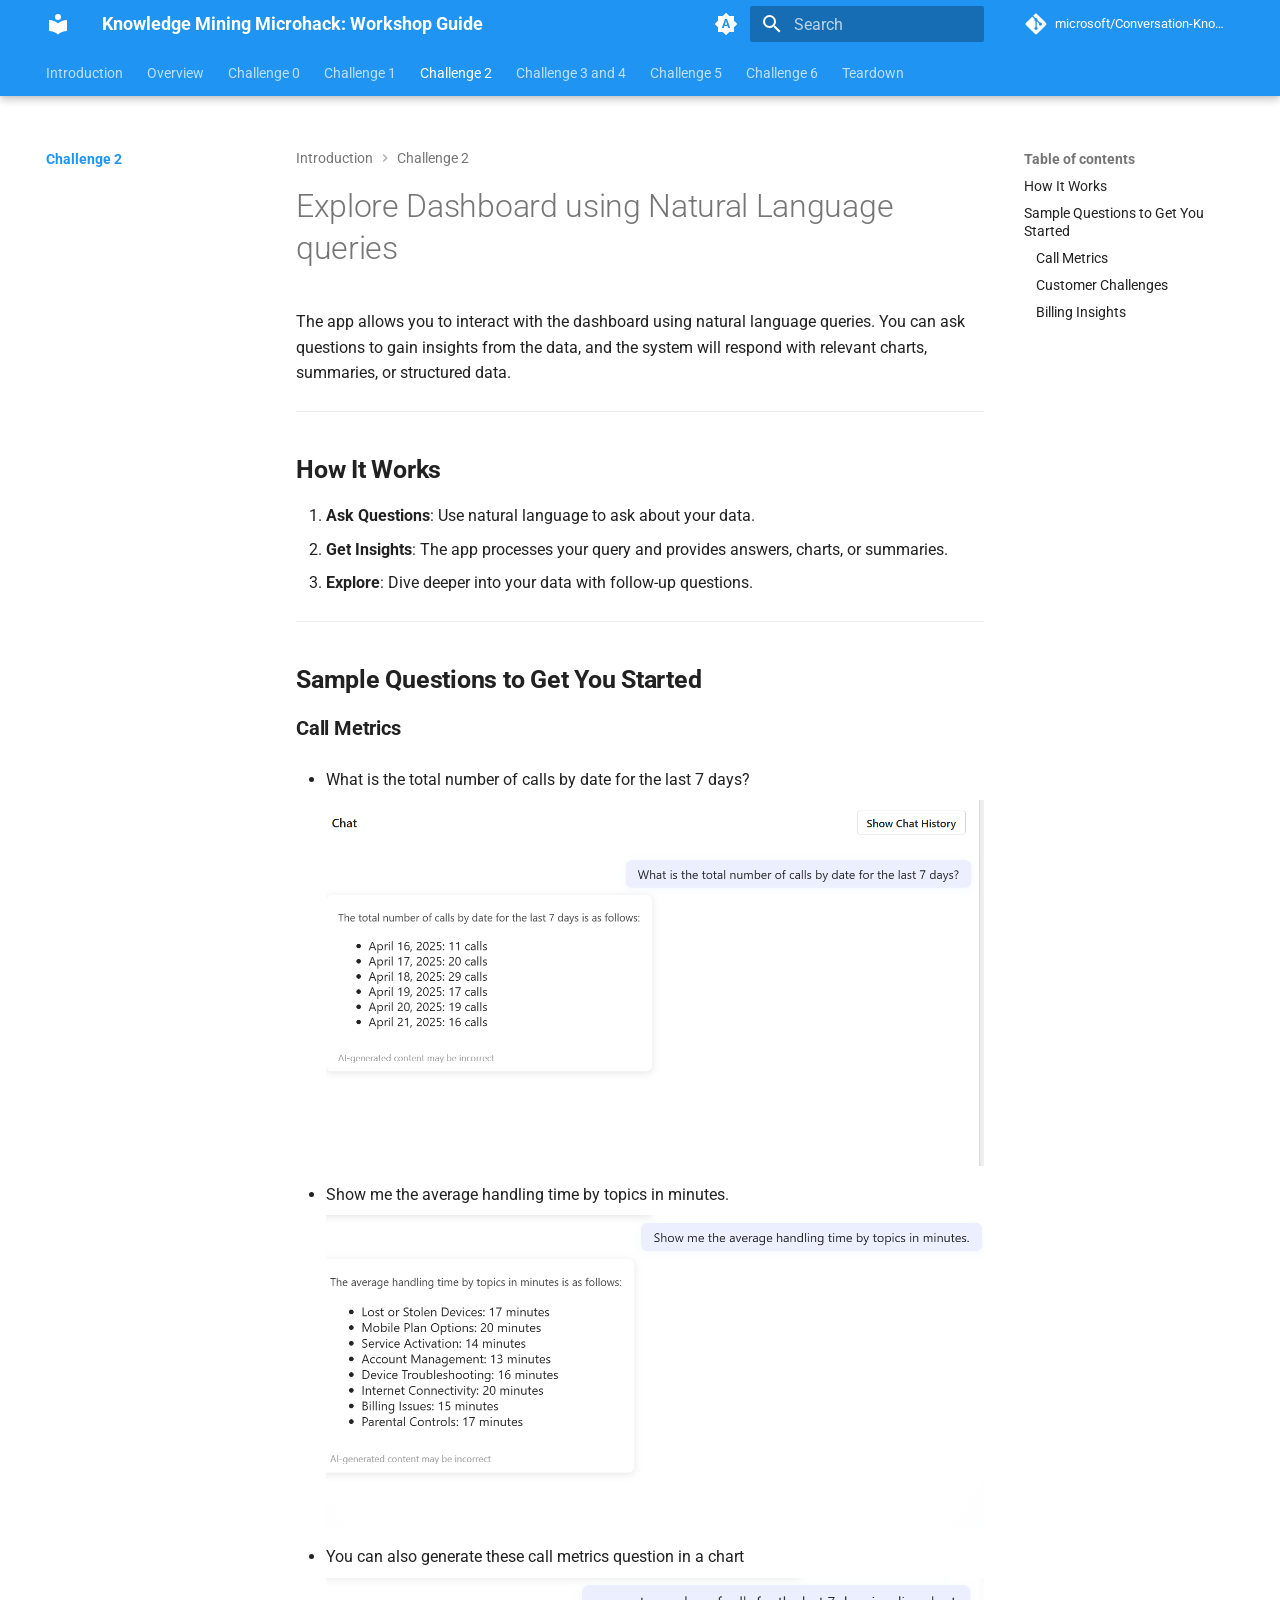
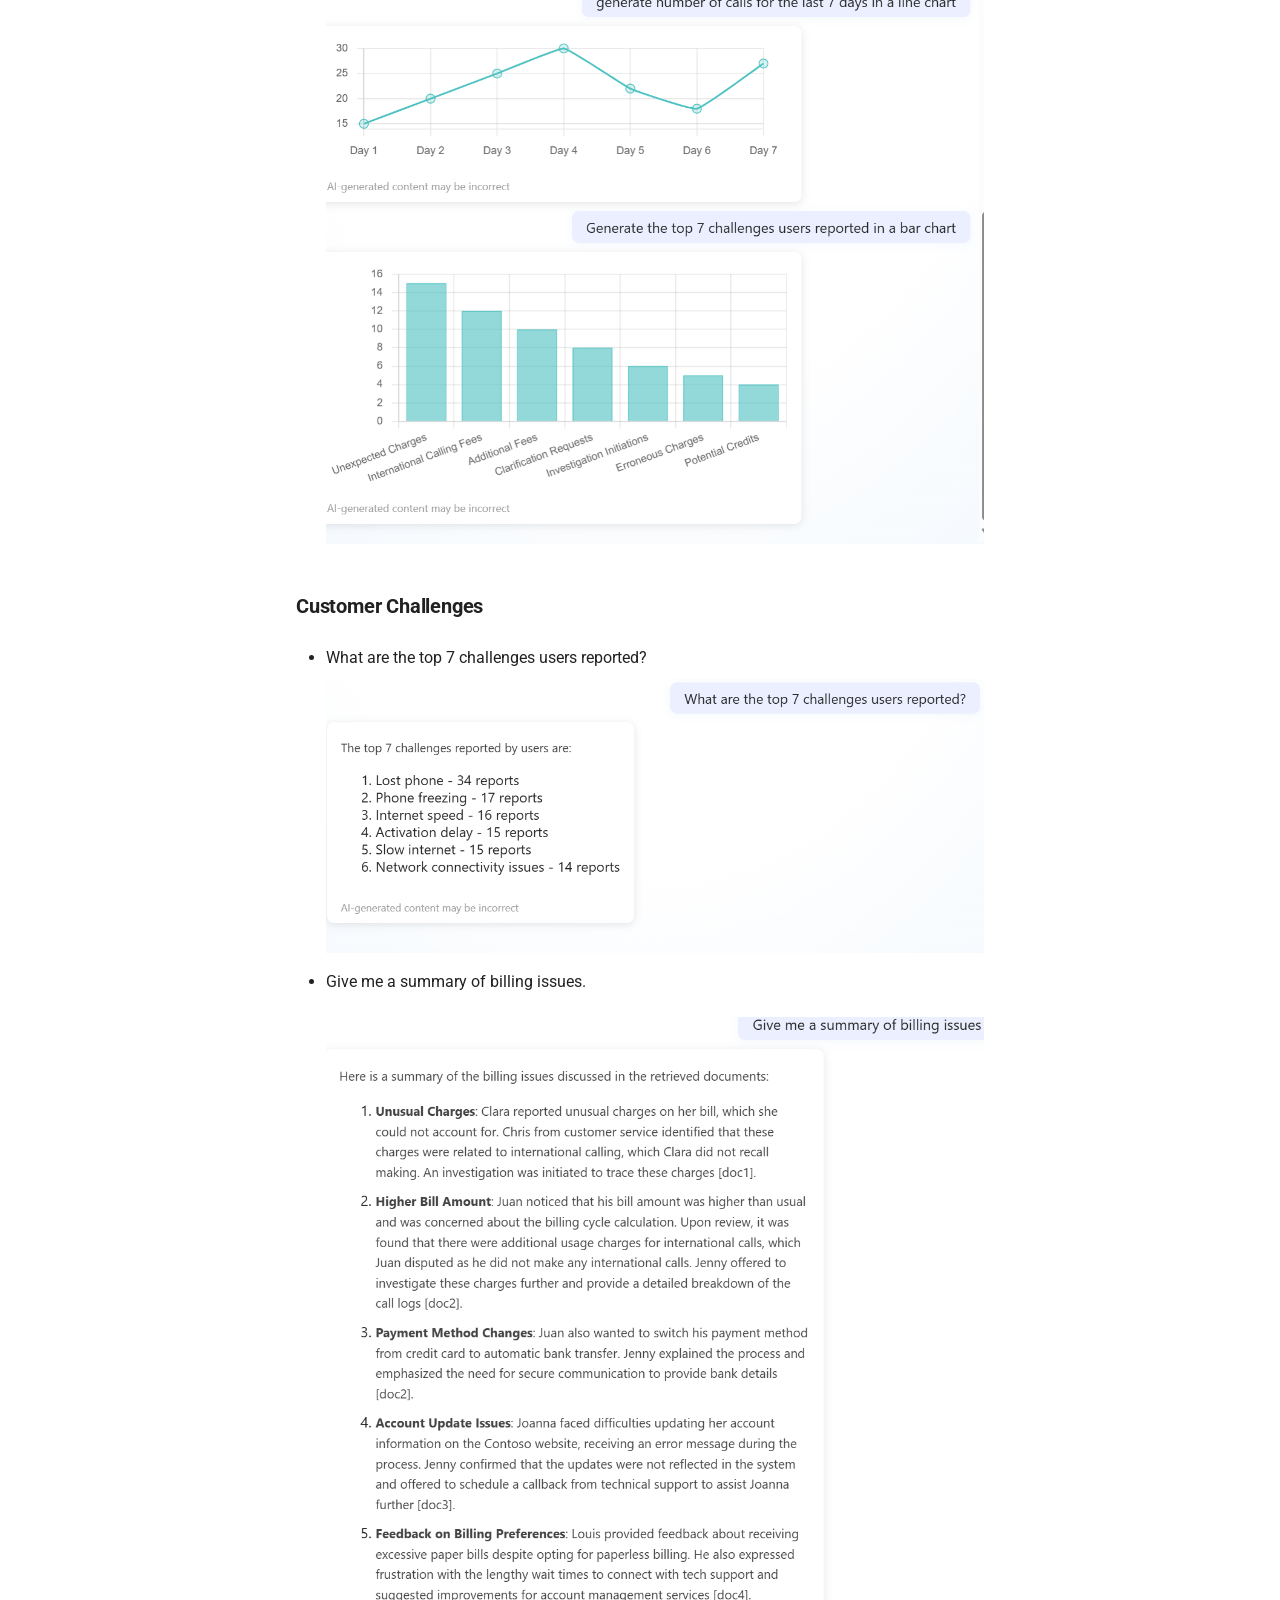
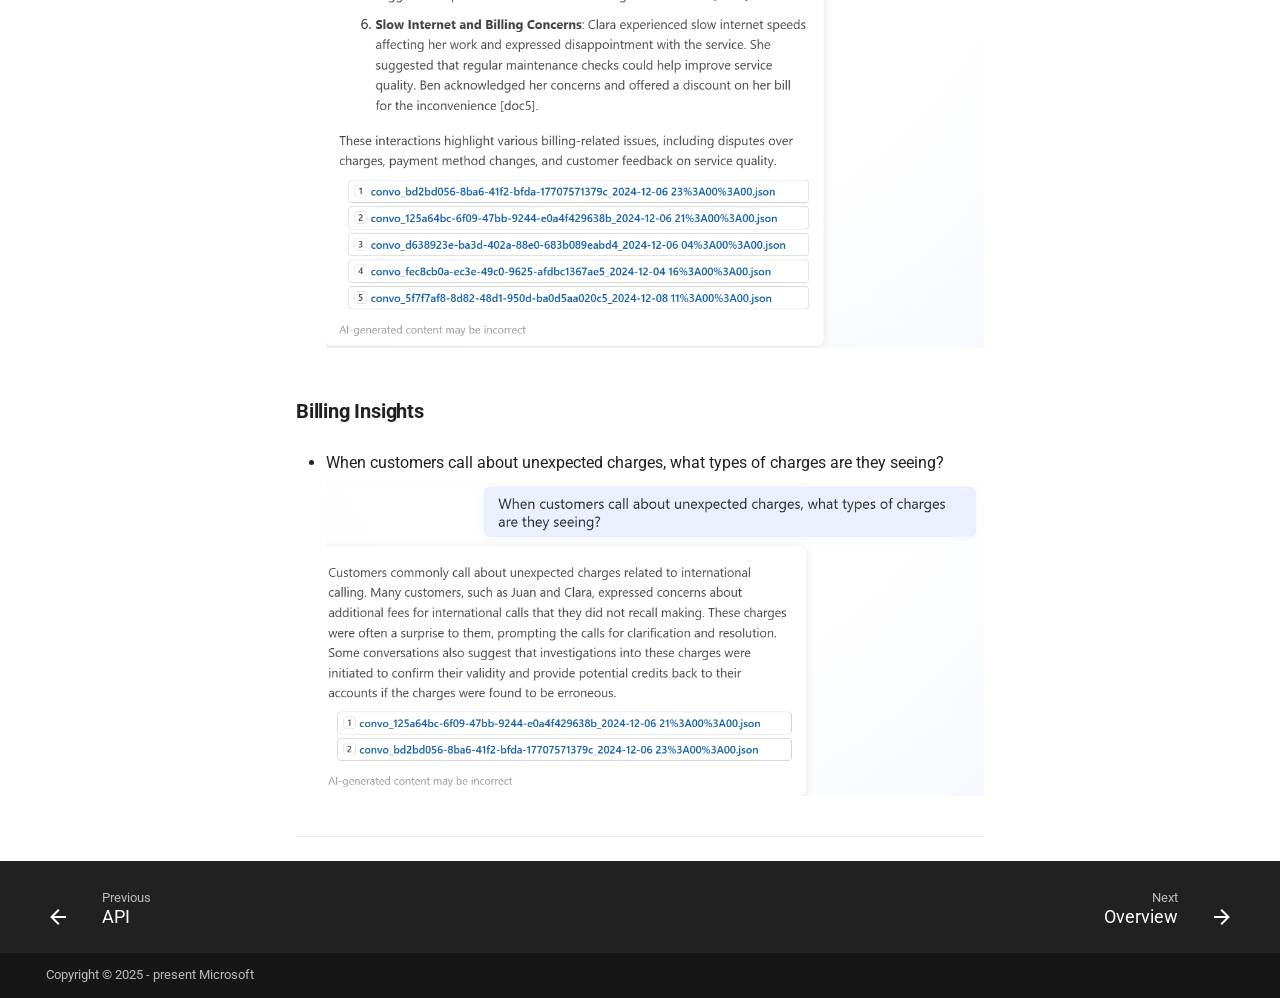
<file: workshop/Challenge-2/index.html>
<!doctype html>
<html lang="en" class="no-js">
  <head>
    
      <meta charset="utf-8">
      <meta name="viewport" content="width=device-width,initial-scale=1">
      
        <meta name="description" content="Knowlege mining AI solution accelerator for Azure OpenAI Service and Azure Cognitive Search.">
      
      
        <meta name="author" content="bsanusi">
      
      
        <link rel="canonical" href="https://microsoft.github.io/Conversation-Knowledge-Mining-Solution-Accelerator/workshop/Challenge-2/">
      
      
        <link rel="prev" href="../Challenge-1/Code_Walkthrough/04_Api/">
      
      
        <link rel="next" href="../Challenge-3-and-4/">
      
      
        
      
      
      <link rel="icon" href="../../assets/images/favicon.png">
      <meta name="generator" content="mkdocs-1.6.1, mkdocs-material-9.7.6">
    
    
      
        <title>Explore Dashboard using Natural Language queries - Knowledge Mining Microhack: Workshop Guide</title>
      
    
    
      <link rel="stylesheet" href="../../assets/stylesheets/main.484c7ddc.min.css">
      
        
        <link rel="stylesheet" href="../../assets/stylesheets/palette.ab4e12ef.min.css">
      
      


    
    
      
    
    
      
        
        
        <link rel="preconnect" href="https://fonts.gstatic.com" crossorigin>
        <link rel="stylesheet" href="https://fonts.googleapis.com/css?family=Roboto:300,300i,400,400i,700,700i%7CRoboto+Mono:400,400i,700,700i&display=fallback">
        <style>:root{--md-text-font:"Roboto";--md-code-font:"Roboto Mono"}</style>
      
    
    
    <script>__md_scope=new URL("../..",location),__md_hash=e=>[...e].reduce(((e,_)=>(e<<5)-e+_.charCodeAt(0)),0),__md_get=(e,_=localStorage,t=__md_scope)=>JSON.parse(_.getItem(t.pathname+"."+e)),__md_set=(e,_,t=localStorage,a=__md_scope)=>{try{t.setItem(a.pathname+"."+e,JSON.stringify(_))}catch(e){}}</script>
    
      

    
    
  </head>
  
  
    
    
      
    
    
    
    
    <body dir="ltr" data-md-color-scheme="default" data-md-color-primary="indigo" data-md-color-accent="indigo">
  
    
    <input class="md-toggle" data-md-toggle="drawer" type="checkbox" id="__drawer" autocomplete="off">
    <input class="md-toggle" data-md-toggle="search" type="checkbox" id="__search" autocomplete="off">
    <label class="md-overlay" for="__drawer"></label>
    <div data-md-component="skip">
      
        
        <a href="#how-it-works" class="md-skip">
          Skip to content
        </a>
      
    </div>
    <div data-md-component="announce">
      
    </div>
    
    
      

  

<header class="md-header md-header--shadow md-header--lifted" data-md-component="header">
  <nav class="md-header__inner md-grid" aria-label="Header">
    <a href="../.." title="Knowledge Mining Microhack: Workshop Guide" class="md-header__button md-logo" aria-label="Knowledge Mining Microhack: Workshop Guide" data-md-component="logo">
      
  
  <svg xmlns="http://www.w3.org/2000/svg" viewBox="0 0 24 24"><path d="M12 8a3 3 0 0 0 3-3 3 3 0 0 0-3-3 3 3 0 0 0-3 3 3 3 0 0 0 3 3m0 3.54C9.64 9.35 6.5 8 3 8v11c3.5 0 6.64 1.35 9 3.54 2.36-2.19 5.5-3.54 9-3.54V8c-3.5 0-6.64 1.35-9 3.54"/></svg>

    </a>
    <label class="md-header__button md-icon" for="__drawer">
      
      <svg xmlns="http://www.w3.org/2000/svg" viewBox="0 0 24 24"><path d="M3 6h18v2H3zm0 5h18v2H3zm0 5h18v2H3z"/></svg>
    </label>
    <div class="md-header__title" data-md-component="header-title">
      <div class="md-header__ellipsis">
        <div class="md-header__topic">
          <span class="md-ellipsis">
            Knowledge Mining Microhack: Workshop Guide
          </span>
        </div>
        <div class="md-header__topic" data-md-component="header-topic">
          <span class="md-ellipsis">
            
              Explore Dashboard using Natural Language queries
            
          </span>
        </div>
      </div>
    </div>
    
      
        <form class="md-header__option" data-md-component="palette">
  
    
    
    
    <input class="md-option" data-md-color-media="(prefers-color-scheme)" data-md-color-scheme="default" data-md-color-primary="indigo" data-md-color-accent="indigo"  aria-label="Switch to light mode"  type="radio" name="__palette" id="__palette_0">
    
      <label class="md-header__button md-icon" title="Switch to light mode" for="__palette_1" hidden>
        <svg xmlns="http://www.w3.org/2000/svg" viewBox="0 0 24 24"><path d="m14.3 16-.7-2h-3.2l-.7 2H7.8L11 7h2l3.2 9zM20 8.69V4h-4.69L12 .69 8.69 4H4v4.69L.69 12 4 15.31V20h4.69L12 23.31 15.31 20H20v-4.69L23.31 12zm-9.15 3.96h2.3L12 9z"/></svg>
      </label>
    
  
    
    
    
    <input class="md-option" data-md-color-media="(prefers-color-scheme: light)" data-md-color-scheme="default" data-md-color-primary="blue" data-md-color-accent="pink"  aria-label="Switch to dark mode"  type="radio" name="__palette" id="__palette_1">
    
      <label class="md-header__button md-icon" title="Switch to dark mode" for="__palette_2" hidden>
        <svg xmlns="http://www.w3.org/2000/svg" viewBox="0 0 24 24"><path d="M10 2c-1.82 0-3.53.5-5 1.35C8 5.08 10 8.3 10 12s-2 6.92-5 8.65C6.47 21.5 8.18 22 10 22a10 10 0 0 0 10-10A10 10 0 0 0 10 2"/></svg>
      </label>
    
  
    
    
    
    <input class="md-option" data-md-color-media="(prefers-color-scheme: dark)" data-md-color-scheme="slate" data-md-color-primary="blue-gray" data-md-color-accent="dark-blue"  aria-label="Switch to system mode"  type="radio" name="__palette" id="__palette_2">
    
      <label class="md-header__button md-icon" title="Switch to system mode" for="__palette_0" hidden>
        <svg xmlns="http://www.w3.org/2000/svg" viewBox="0 0 24 24"><path d="M12 18c-.89 0-1.74-.2-2.5-.55C11.56 16.5 13 14.42 13 12s-1.44-4.5-3.5-5.45C10.26 6.2 11.11 6 12 6a6 6 0 0 1 6 6 6 6 0 0 1-6 6m8-9.31V4h-4.69L12 .69 8.69 4H4v4.69L.69 12 4 15.31V20h4.69L12 23.31 15.31 20H20v-4.69L23.31 12z"/></svg>
      </label>
    
  
</form>
      
    
    
      <script>var palette=__md_get("__palette");if(palette&&palette.color){if("(prefers-color-scheme)"===palette.color.media){var media=matchMedia("(prefers-color-scheme: light)"),input=document.querySelector(media.matches?"[data-md-color-media='(prefers-color-scheme: light)']":"[data-md-color-media='(prefers-color-scheme: dark)']");palette.color.media=input.getAttribute("data-md-color-media"),palette.color.scheme=input.getAttribute("data-md-color-scheme"),palette.color.primary=input.getAttribute("data-md-color-primary"),palette.color.accent=input.getAttribute("data-md-color-accent")}for(var[key,value]of Object.entries(palette.color))document.body.setAttribute("data-md-color-"+key,value)}</script>
    
    
    
      
      
        <label class="md-header__button md-icon" for="__search">
          
          <svg xmlns="http://www.w3.org/2000/svg" viewBox="0 0 24 24"><path d="M9.5 3A6.5 6.5 0 0 1 16 9.5c0 1.61-.59 3.09-1.56 4.23l.27.27h.79l5 5-1.5 1.5-5-5v-.79l-.27-.27A6.52 6.52 0 0 1 9.5 16 6.5 6.5 0 0 1 3 9.5 6.5 6.5 0 0 1 9.5 3m0 2C7 5 5 7 5 9.5S7 14 9.5 14 14 12 14 9.5 12 5 9.5 5"/></svg>
        </label>
        <div class="md-search" data-md-component="search" role="dialog">
  <label class="md-search__overlay" for="__search"></label>
  <div class="md-search__inner" role="search">
    <form class="md-search__form" name="search">
      <input type="text" class="md-search__input" name="query" aria-label="Search" placeholder="Search" autocapitalize="off" autocorrect="off" autocomplete="off" spellcheck="false" data-md-component="search-query" required>
      <label class="md-search__icon md-icon" for="__search">
        
        <svg xmlns="http://www.w3.org/2000/svg" viewBox="0 0 24 24"><path d="M9.5 3A6.5 6.5 0 0 1 16 9.5c0 1.61-.59 3.09-1.56 4.23l.27.27h.79l5 5-1.5 1.5-5-5v-.79l-.27-.27A6.52 6.52 0 0 1 9.5 16 6.5 6.5 0 0 1 3 9.5 6.5 6.5 0 0 1 9.5 3m0 2C7 5 5 7 5 9.5S7 14 9.5 14 14 12 14 9.5 12 5 9.5 5"/></svg>
        
        <svg xmlns="http://www.w3.org/2000/svg" viewBox="0 0 24 24"><path d="M20 11v2H8l5.5 5.5-1.42 1.42L4.16 12l7.92-7.92L13.5 5.5 8 11z"/></svg>
      </label>
      <nav class="md-search__options" aria-label="Search">
        
        <button type="reset" class="md-search__icon md-icon" title="Clear" aria-label="Clear" tabindex="-1">
          
          <svg xmlns="http://www.w3.org/2000/svg" viewBox="0 0 24 24"><path d="M19 6.41 17.59 5 12 10.59 6.41 5 5 6.41 10.59 12 5 17.59 6.41 19 12 13.41 17.59 19 19 17.59 13.41 12z"/></svg>
        </button>
      </nav>
      
    </form>
    <div class="md-search__output">
      <div class="md-search__scrollwrap" tabindex="0" data-md-scrollfix>
        <div class="md-search-result" data-md-component="search-result">
          <div class="md-search-result__meta">
            Initializing search
          </div>
          <ol class="md-search-result__list" role="presentation"></ol>
        </div>
      </div>
    </div>
  </div>
</div>
      
    
    
      <div class="md-header__source">
        <a href="https://github.com/microsoft/Conversation-Knowledge-Mining-Solution-Accelerator" title="Go to repository" class="md-source" data-md-component="source">
  <div class="md-source__icon md-icon">
    
    <svg xmlns="http://www.w3.org/2000/svg" viewBox="0 0 448 512"><!--! Font Awesome Free 7.1.0 by @fontawesome - https://fontawesome.com License - https://fontawesome.com/license/free (Icons: CC BY 4.0, Fonts: SIL OFL 1.1, Code: MIT License) Copyright 2025 Fonticons, Inc.--><path d="M439.6 236.1 244 40.5c-5.4-5.5-12.8-8.5-20.4-8.5s-15 3-20.4 8.4L162.5 81l51.5 51.5c27.1-9.1 52.7 16.8 43.4 43.7l49.7 49.7c34.2-11.8 61.2 31 35.5 56.7-26.5 26.5-70.2-2.9-56-37.3L240.3 199v121.9c25.3 12.5 22.3 41.8 9.1 55-6.4 6.4-15.2 10.1-24.3 10.1s-17.8-3.6-24.3-10.1c-17.6-17.6-11.1-46.9 11.2-56v-123c-20.8-8.5-24.6-30.7-18.6-45L142.6 101 8.5 235.1C3 240.6 0 247.9 0 255.5s3 15 8.5 20.4l195.6 195.7c5.4 5.4 12.7 8.4 20.4 8.4s15-3 20.4-8.4l194.7-194.7c5.4-5.4 8.4-12.8 8.4-20.4s-3-15-8.4-20.4"/></svg>
  </div>
  <div class="md-source__repository">
    microsoft/Conversation-Knowledge-Mining-Solution-Accelerator
  </div>
</a>
      </div>
    
  </nav>
  
    
      
<nav class="md-tabs" aria-label="Tabs" data-md-component="tabs">
  <div class="md-grid">
    <ul class="md-tabs__list">
      
        
  
  
  
  
    <li class="md-tabs__item">
      <a href="../.." class="md-tabs__link">
        
  
  
    
  
  Introduction

      </a>
    </li>
  

      
        
  
  
  
  
    <li class="md-tabs__item">
      <a href="../00-Use-Case-Scenerio/" class="md-tabs__link">
        
  
  
    
  
  Overview

      </a>
    </li>
  

      
        
  
  
  
  
    
    
      <li class="md-tabs__item">
        <a href="../Challenge-0/" class="md-tabs__link">
          
  
  
    
  
  Challenge 0

        </a>
      </li>
    
  

      
        
  
  
  
  
    
    
      <li class="md-tabs__item">
        <a href="../Challenge-1/Solution_Overview/" class="md-tabs__link">
          
  
  
    
  
  Challenge 1

        </a>
      </li>
    
  

      
        
  
  
  
    
  
  
    
    
      <li class="md-tabs__item md-tabs__item--active">
        <a href="./" class="md-tabs__link">
          
  
  
    
  
  Challenge 2

        </a>
      </li>
    
  

      
        
  
  
  
  
    
    
      <li class="md-tabs__item">
        <a href="../Challenge-3-and-4/" class="md-tabs__link">
          
  
  
    
  
  Challenge 3 and 4

        </a>
      </li>
    
  

      
        
  
  
  
  
    
    
      <li class="md-tabs__item">
        <a href="../Challenge-5/" class="md-tabs__link">
          
  
  
    
  
  Challenge 5

        </a>
      </li>
    
  

      
        
  
  
  
  
    
    
      <li class="md-tabs__item">
        <a href="../Challenge-6/" class="md-tabs__link">
          
  
  
    
  
  Challenge 6

        </a>
      </li>
    
  

      
        
  
  
  
  
    
    
      <li class="md-tabs__item">
        <a href="../Tear-Down/" class="md-tabs__link">
          
  
  
    
  
  Teardown

        </a>
      </li>
    
  

      
    </ul>
  </div>
</nav>
    
  
</header>
    
    <div class="md-container" data-md-component="container">
      
      
        
      
      <main class="md-main" data-md-component="main">
        <div class="md-main__inner md-grid">
          
            
              
              <div class="md-sidebar md-sidebar--primary" data-md-component="sidebar" data-md-type="navigation" >
                <div class="md-sidebar__scrollwrap">
                  <div class="md-sidebar__inner">
                    


  


<nav class="md-nav md-nav--primary md-nav--lifted" aria-label="Navigation" data-md-level="0">
  <label class="md-nav__title" for="__drawer">
    <a href="../.." title="Knowledge Mining Microhack: Workshop Guide" class="md-nav__button md-logo" aria-label="Knowledge Mining Microhack: Workshop Guide" data-md-component="logo">
      
  
  <svg xmlns="http://www.w3.org/2000/svg" viewBox="0 0 24 24"><path d="M12 8a3 3 0 0 0 3-3 3 3 0 0 0-3-3 3 3 0 0 0-3 3 3 3 0 0 0 3 3m0 3.54C9.64 9.35 6.5 8 3 8v11c3.5 0 6.64 1.35 9 3.54 2.36-2.19 5.5-3.54 9-3.54V8c-3.5 0-6.64 1.35-9 3.54"/></svg>

    </a>
    Knowledge Mining Microhack: Workshop Guide
  </label>
  
    <div class="md-nav__source">
      <a href="https://github.com/microsoft/Conversation-Knowledge-Mining-Solution-Accelerator" title="Go to repository" class="md-source" data-md-component="source">
  <div class="md-source__icon md-icon">
    
    <svg xmlns="http://www.w3.org/2000/svg" viewBox="0 0 448 512"><!--! Font Awesome Free 7.1.0 by @fontawesome - https://fontawesome.com License - https://fontawesome.com/license/free (Icons: CC BY 4.0, Fonts: SIL OFL 1.1, Code: MIT License) Copyright 2025 Fonticons, Inc.--><path d="M439.6 236.1 244 40.5c-5.4-5.5-12.8-8.5-20.4-8.5s-15 3-20.4 8.4L162.5 81l51.5 51.5c27.1-9.1 52.7 16.8 43.4 43.7l49.7 49.7c34.2-11.8 61.2 31 35.5 56.7-26.5 26.5-70.2-2.9-56-37.3L240.3 199v121.9c25.3 12.5 22.3 41.8 9.1 55-6.4 6.4-15.2 10.1-24.3 10.1s-17.8-3.6-24.3-10.1c-17.6-17.6-11.1-46.9 11.2-56v-123c-20.8-8.5-24.6-30.7-18.6-45L142.6 101 8.5 235.1C3 240.6 0 247.9 0 255.5s3 15 8.5 20.4l195.6 195.7c5.4 5.4 12.7 8.4 20.4 8.4s15-3 20.4-8.4l194.7-194.7c5.4-5.4 8.4-12.8 8.4-20.4s-3-15-8.4-20.4"/></svg>
  </div>
  <div class="md-source__repository">
    microsoft/Conversation-Knowledge-Mining-Solution-Accelerator
  </div>
</a>
    </div>
  
  <ul class="md-nav__list" data-md-scrollfix>
    
      
      
  
  
  
  
    <li class="md-nav__item">
      <a href="../.." class="md-nav__link">
        
  
  
  <span class="md-ellipsis">
    
  
    Introduction
  

    
  </span>
  
  

      </a>
    </li>
  

    
      
      
  
  
  
  
    <li class="md-nav__item">
      <a href="../00-Use-Case-Scenerio/" class="md-nav__link">
        
  
  
  <span class="md-ellipsis">
    
  
    Overview
  

    
  </span>
  
  

      </a>
    </li>
  

    
      
      
  
  
  
  
    
    
      
        
          
        
      
        
      
    
    
    
      
      
    
    
    <li class="md-nav__item md-nav__item--nested">
      
        
        
          
        
        <input class="md-nav__toggle md-toggle md-toggle--indeterminate" type="checkbox" id="__nav_3" >
        
          
          <div class="md-nav__link md-nav__container">
            <a href="../Challenge-0/" class="md-nav__link ">
              
  
  
  <span class="md-ellipsis">
    
  
    Challenge 0
  

    
  </span>
  
  

            </a>
            
              
              <label class="md-nav__link " for="__nav_3" id="__nav_3_label" tabindex="0">
                <span class="md-nav__icon md-icon"></span>
              </label>
            
          </div>
        
        <nav class="md-nav" data-md-level="1" aria-labelledby="__nav_3_label" aria-expanded="false">
          <label class="md-nav__title" for="__nav_3">
            <span class="md-nav__icon md-icon"></span>
            
  
    Challenge 0
  

          </label>
          <ul class="md-nav__list" data-md-scrollfix>
            
              
            
              
                
  
  
  
  
    <li class="md-nav__item">
      <a href="../Challenge-0/CU-Challenge/" class="md-nav__link">
        
  
  
  <span class="md-ellipsis">
    
  
    CU-AI Foundry
  

    
  </span>
  
  

      </a>
    </li>
  

              
            
          </ul>
        </nav>
      
    </li>
  

    
      
      
  
  
  
  
    
    
      
        
      
        
      
        
      
        
      
        
      
        
      
    
    
    
      
      
    
    
    <li class="md-nav__item md-nav__item--nested">
      
        
        
          
        
        <input class="md-nav__toggle md-toggle md-toggle--indeterminate" type="checkbox" id="__nav_4" >
        
          
          <label class="md-nav__link" for="__nav_4" id="__nav_4_label" tabindex="0">
            
  
  
  <span class="md-ellipsis">
    
  
    Challenge 1
  

    
  </span>
  
  

            <span class="md-nav__icon md-icon"></span>
          </label>
        
        <nav class="md-nav" data-md-level="1" aria-labelledby="__nav_4_label" aria-expanded="false">
          <label class="md-nav__title" for="__nav_4">
            <span class="md-nav__icon md-icon"></span>
            
  
    Challenge 1
  

          </label>
          <ul class="md-nav__list" data-md-scrollfix>
            
              
                
  
  
  
  
    <li class="md-nav__item">
      <a href="../Challenge-1/Solution_Overview/" class="md-nav__link">
        
  
  
  <span class="md-ellipsis">
    
  
    Solution Overview
  

    
  </span>
  
  

      </a>
    </li>
  

              
            
              
                
  
  
  
  
    <li class="md-nav__item">
      <a href="../Challenge-1/Deployment/" class="md-nav__link">
        
  
  
  <span class="md-ellipsis">
    
  
    Deployment
  

    
  </span>
  
  

      </a>
    </li>
  

              
            
              
                
  
  
  
  
    <li class="md-nav__item">
      <a href="../Challenge-1/Code_Walkthrough/01_Data_Explore/" class="md-nav__link">
        
  
  
  <span class="md-ellipsis">
    
  
    Explore Data
  

    
  </span>
  
  

      </a>
    </li>
  

              
            
              
                
  
  
  
  
    <li class="md-nav__item">
      <a href="../Challenge-1/Code_Walkthrough/02_Frontend/" class="md-nav__link">
        
  
  
  <span class="md-ellipsis">
    
  
    Frontend
  

    
  </span>
  
  

      </a>
    </li>
  

              
            
              
                
  
  
  
  
    <li class="md-nav__item">
      <a href="../Challenge-1/Code_Walkthrough/03_Backend/" class="md-nav__link">
        
  
  
  <span class="md-ellipsis">
    
  
    Backend
  

    
  </span>
  
  

      </a>
    </li>
  

              
            
              
                
  
  
  
  
    <li class="md-nav__item">
      <a href="../Challenge-1/Code_Walkthrough/04_Api/" class="md-nav__link">
        
  
  
  <span class="md-ellipsis">
    
  
    API
  

    
  </span>
  
  

      </a>
    </li>
  

              
            
          </ul>
        </nav>
      
    </li>
  

    
      
      
  
  
    
  
  
  
    
    
      
        
          
        
      
    
    
    
      
        
        
      
      
    
    
    <li class="md-nav__item md-nav__item--active md-nav__item--section md-nav__item--nested">
      
        
        
        <input class="md-nav__toggle md-toggle " type="checkbox" id="__nav_5" checked>
        
          
          <div class="md-nav__link md-nav__container">
            <a href="./" class="md-nav__link md-nav__link--active">
              
  
  
  <span class="md-ellipsis">
    
  
    Challenge 2
  

    
  </span>
  
  

            </a>
            
          </div>
        
        <nav class="md-nav" data-md-level="1" aria-labelledby="__nav_5_label" aria-expanded="true">
          <label class="md-nav__title" for="__nav_5">
            <span class="md-nav__icon md-icon"></span>
            
  
    Challenge 2
  

          </label>
          <ul class="md-nav__list" data-md-scrollfix>
            
              
            
          </ul>
        </nav>
      
    </li>
  

    
      
      
  
  
  
  
    
    
      
        
          
        
      
        
      
        
      
        
      
    
    
    
      
      
    
    
    <li class="md-nav__item md-nav__item--nested">
      
        
        
          
        
        <input class="md-nav__toggle md-toggle md-toggle--indeterminate" type="checkbox" id="__nav_6" >
        
          
          <div class="md-nav__link md-nav__container">
            <a href="../Challenge-3-and-4/" class="md-nav__link ">
              
  
  
  <span class="md-ellipsis">
    
  
    Challenge 3 and 4
  

    
  </span>
  
  

            </a>
            
              
              <label class="md-nav__link " for="__nav_6" id="__nav_6_label" tabindex="0">
                <span class="md-nav__icon md-icon"></span>
              </label>
            
          </div>
        
        <nav class="md-nav" data-md-level="1" aria-labelledby="__nav_6_label" aria-expanded="false">
          <label class="md-nav__title" for="__nav_6">
            <span class="md-nav__icon md-icon"></span>
            
  
    Challenge 3 and 4
  

          </label>
          <ul class="md-nav__list" data-md-scrollfix>
            
              
            
              
                
  
  
  
  
    <li class="md-nav__item">
      <a href="../Challenge-3-and-4/Challenge-3/" class="md-nav__link">
        
  
  
  <span class="md-ellipsis">
    
  
    Challenge 3
  

    
  </span>
  
  

      </a>
    </li>
  

              
            
              
                
  
  
  
  
    <li class="md-nav__item">
      <a href="../Challenge-3-and-4/Challenge-4/" class="md-nav__link">
        
  
  
  <span class="md-ellipsis">
    
  
    Challenge 4
  

    
  </span>
  
  

      </a>
    </li>
  

              
            
              
                
  
  
  
  
    <li class="md-nav__item">
      <a href="../Challenge-3-and-4/knowledge_mining_api/" class="md-nav__link">
        
  
  
  <span class="md-ellipsis">
    
  
    Knowledge Mining API Notebook
  

    
  </span>
  
  

      </a>
    </li>
  

              
            
          </ul>
        </nav>
      
    </li>
  

    
      
      
  
  
  
  
    
    
      
        
          
        
      
        
      
        
      
    
    
    
      
      
    
    
    <li class="md-nav__item md-nav__item--nested">
      
        
        
          
        
        <input class="md-nav__toggle md-toggle md-toggle--indeterminate" type="checkbox" id="__nav_7" >
        
          
          <div class="md-nav__link md-nav__container">
            <a href="../Challenge-5/" class="md-nav__link ">
              
  
  
  <span class="md-ellipsis">
    
  
    Challenge 5
  

    
  </span>
  
  

            </a>
            
              
              <label class="md-nav__link " for="__nav_7" id="__nav_7_label" tabindex="0">
                <span class="md-nav__icon md-icon"></span>
              </label>
            
          </div>
        
        <nav class="md-nav" data-md-level="1" aria-labelledby="__nav_7_label" aria-expanded="false">
          <label class="md-nav__title" for="__nav_7">
            <span class="md-nav__icon md-icon"></span>
            
  
    Challenge 5
  

          </label>
          <ul class="md-nav__list" data-md-scrollfix>
            
              
            
              
                
  
  
  
  
    <li class="md-nav__item">
      <a href="../Challenge-5/notebooks/video_chapter_generation/" class="md-nav__link">
        
  
  
  <span class="md-ellipsis">
    
  
    Video Chapters Generation
  

    
  </span>
  
  

      </a>
    </li>
  

              
            
              
                
  
  
  
  
    <li class="md-nav__item">
      <a href="../Challenge-5/notebooks/video_tag_generation/" class="md-nav__link">
        
  
  
  <span class="md-ellipsis">
    
  
    Video Tag Generation
  

    
  </span>
  
  

      </a>
    </li>
  

              
            
          </ul>
        </nav>
      
    </li>
  

    
      
      
  
  
  
  
    
    
      
        
          
        
      
        
      
    
    
    
      
      
    
    
    <li class="md-nav__item md-nav__item--nested">
      
        
        
          
        
        <input class="md-nav__toggle md-toggle md-toggle--indeterminate" type="checkbox" id="__nav_8" >
        
          
          <div class="md-nav__link md-nav__container">
            <a href="../Challenge-6/" class="md-nav__link ">
              
  
  
  <span class="md-ellipsis">
    
  
    Challenge 6
  

    
  </span>
  
  

            </a>
            
              
              <label class="md-nav__link " for="__nav_8" id="__nav_8_label" tabindex="0">
                <span class="md-nav__icon md-icon"></span>
              </label>
            
          </div>
        
        <nav class="md-nav" data-md-level="1" aria-labelledby="__nav_8_label" aria-expanded="false">
          <label class="md-nav__title" for="__nav_8">
            <span class="md-nav__icon md-icon"></span>
            
  
    Challenge 6
  

          </label>
          <ul class="md-nav__list" data-md-scrollfix>
            
              
            
              
                
  
  
  
  
    <li class="md-nav__item">
      <a href="../Challenge-6/Content_safety_evaluation/" class="md-nav__link">
        
  
  
  <span class="md-ellipsis">
    
  
    Content Safety Evaluation Notebook
  

    
  </span>
  
  

      </a>
    </li>
  

              
            
          </ul>
        </nav>
      
    </li>
  

    
      
      
  
  
  
  
    
    
      
        
          
        
      
    
    
    
      
      
    
    
    <li class="md-nav__item md-nav__item--nested">
      
        
        
          
        
        <input class="md-nav__toggle md-toggle md-toggle--indeterminate" type="checkbox" id="__nav_9" >
        
          
          <div class="md-nav__link md-nav__container">
            <a href="../Tear-Down/" class="md-nav__link ">
              
  
  
  <span class="md-ellipsis">
    
  
    Teardown
  

    
  </span>
  
  

            </a>
            
          </div>
        
        <nav class="md-nav" data-md-level="1" aria-labelledby="__nav_9_label" aria-expanded="false">
          <label class="md-nav__title" for="__nav_9">
            <span class="md-nav__icon md-icon"></span>
            
  
    Teardown
  

          </label>
          <ul class="md-nav__list" data-md-scrollfix>
            
              
            
          </ul>
        </nav>
      
    </li>
  

    
  </ul>
</nav>
                  </div>
                </div>
              </div>
            
            
              
              <div class="md-sidebar md-sidebar--secondary" data-md-component="sidebar" data-md-type="toc" >
                <div class="md-sidebar__scrollwrap">
                  <div class="md-sidebar__inner">
                    

<nav class="md-nav md-nav--secondary" aria-label="Table of contents">
  
  
  
  
    <label class="md-nav__title" for="__toc">
      <span class="md-nav__icon md-icon"></span>
      Table of contents
    </label>
    <ul class="md-nav__list" data-md-component="toc" data-md-scrollfix>
      
        <li class="md-nav__item">
  <a href="#how-it-works" class="md-nav__link">
    <span class="md-ellipsis">
      
        How It Works
      
    </span>
  </a>
  
</li>
      
        <li class="md-nav__item">
  <a href="#sample-questions-to-get-you-started" class="md-nav__link">
    <span class="md-ellipsis">
      
        Sample Questions to Get You Started
      
    </span>
  </a>
  
    <nav class="md-nav" aria-label="Sample Questions to Get You Started">
      <ul class="md-nav__list">
        
          <li class="md-nav__item">
  <a href="#call-metrics" class="md-nav__link">
    <span class="md-ellipsis">
      
        Call Metrics
      
    </span>
  </a>
  
</li>
        
          <li class="md-nav__item">
  <a href="#customer-challenges" class="md-nav__link">
    <span class="md-ellipsis">
      
        Customer Challenges
      
    </span>
  </a>
  
</li>
        
          <li class="md-nav__item">
  <a href="#billing-insights" class="md-nav__link">
    <span class="md-ellipsis">
      
        Billing Insights
      
    </span>
  </a>
  
</li>
        
      </ul>
    </nav>
  
</li>
      
    </ul>
  
</nav>
                  </div>
                </div>
              </div>
            
          
          
            <div class="md-content" data-md-component="content">
              
                



  


  <nav class="md-path" aria-label="Navigation" >
    <ol class="md-path__list">
      
        
  
  
    <li class="md-path__item">
      <a href="../.." class="md-path__link">
        
  <span class="md-ellipsis">
    Introduction
  </span>

      </a>
    </li>
  

      
      
        
  
  
    
    
      <li class="md-path__item">
        <a href="./" class="md-path__link">
          
  <span class="md-ellipsis">
    Challenge 2
  </span>

        </a>
      </li>
    
  

      
    </ol>
  </nav>

              
              <article class="md-content__inner md-typeset">
                
                  


  
  


  <h1>Explore Dashboard using Natural Language queries</h1>

<!-- ## Explore Dashboard using Natural Language queries -->

<p>The app allows you to interact with the dashboard using natural language queries. You can ask questions to gain insights from the data, and the system will respond with relevant charts, summaries, or structured data.</p>
<hr />
<h2 id="how-it-works"><strong>How It Works</strong><a class="headerlink" href="#how-it-works" title="Permanent link">&para;</a></h2>
<ol>
<li><strong>Ask Questions</strong>: Use natural language to ask about your data.</li>
<li><strong>Get Insights</strong>: The app processes your query and provides answers, charts, or summaries.</li>
<li><strong>Explore</strong>: Dive deeper into your data with follow-up questions.</li>
</ol>
<hr />
<h2 id="sample-questions-to-get-you-started"><strong>Sample Questions to Get You Started</strong><a class="headerlink" href="#sample-questions-to-get-you-started" title="Permanent link">&para;</a></h2>
<h3 id="call-metrics"><strong>Call Metrics</strong><a class="headerlink" href="#call-metrics" title="Permanent link">&para;</a></h3>
<ul>
<li>
<p>What is the total number of calls by date for the last 7 days?</p>
<p><img alt="image" src="../img/numer_of_calls.png" /></p>
</li>
<li>
<p>Show me the average handling time by topics in minutes.</p>
<p><img alt="image" src="../img/avg_time_handling.png" /></p>
</li>
<li>
<p>You can also generate these call metrics question in a chart</p>
<p><img alt="image" src="../img/chart_screenshot.png" /></p>
</li>
</ul>
<h3 id="customer-challenges"><strong>Customer Challenges</strong><a class="headerlink" href="#customer-challenges" title="Permanent link">&para;</a></h3>
<ul>
<li>
<p>What are the top 7 challenges users reported?</p>
<p><img alt="image" src="../img/top_challenge.png" /></p>
</li>
<li>
<p>Give me a summary of billing issues.</p>
<p><img alt="image" src="../img/billing_summary.png" /></p>
</li>
</ul>
<h3 id="billing-insights"><strong>Billing Insights</strong><a class="headerlink" href="#billing-insights" title="Permanent link">&para;</a></h3>
<ul>
<li>
<p>When customers call about unexpected charges, what types of charges are they seeing?</p>
<p><img alt="image" src="../img/common_calls.png" /></p>
</li>
</ul>
<hr />












                
              </article>
            </div>
          
          
  <script>var tabs=__md_get("__tabs");if(Array.isArray(tabs))e:for(var set of document.querySelectorAll(".tabbed-set")){var labels=set.querySelector(".tabbed-labels");for(var tab of tabs)for(var label of labels.getElementsByTagName("label"))if(label.innerText.trim()===tab){var input=document.getElementById(label.htmlFor);input.checked=!0;continue e}}</script>

<script>var target=document.getElementById(location.hash.slice(1));target&&target.name&&(target.checked=target.name.startsWith("__tabbed_"))</script>
        </div>
        
          <button type="button" class="md-top md-icon" data-md-component="top" hidden>
  
  <svg xmlns="http://www.w3.org/2000/svg" viewBox="0 0 24 24"><path d="M13 20h-2V8l-5.5 5.5-1.42-1.42L12 4.16l7.92 7.92-1.42 1.42L13 8z"/></svg>
  Back to top
</button>
        
      </main>
      
        <footer class="md-footer">
  
    
      
      <nav class="md-footer__inner md-grid" aria-label="Footer" >
        
          
          <a href="../Challenge-1/Code_Walkthrough/04_Api/" class="md-footer__link md-footer__link--prev" aria-label="Previous: API">
            <div class="md-footer__button md-icon">
              
              <svg xmlns="http://www.w3.org/2000/svg" viewBox="0 0 24 24"><path d="M20 11v2H8l5.5 5.5-1.42 1.42L4.16 12l7.92-7.92L13.5 5.5 8 11z"/></svg>
            </div>
            <div class="md-footer__title">
              <span class="md-footer__direction">
                Previous
              </span>
              <div class="md-ellipsis">
                API
              </div>
            </div>
          </a>
        
        
          
          <a href="../Challenge-3-and-4/" class="md-footer__link md-footer__link--next" aria-label="Next: Overview">
            <div class="md-footer__title">
              <span class="md-footer__direction">
                Next
              </span>
              <div class="md-ellipsis">
                Overview
              </div>
            </div>
            <div class="md-footer__button md-icon">
              
              <svg xmlns="http://www.w3.org/2000/svg" viewBox="0 0 24 24"><path d="M4 11v2h12l-5.5 5.5 1.42 1.42L19.84 12l-7.92-7.92L10.5 5.5 16 11z"/></svg>
            </div>
          </a>
        
      </nav>
    
  
  <div class="md-footer-meta md-typeset">
    <div class="md-footer-meta__inner md-grid">
      <div class="md-copyright">
  
    <div class="md-copyright__highlight">
      Copyright &copy; 2025 - present Microsoft

    </div>
  
  
</div>
      
    </div>
  </div>
</footer>
      
    </div>
    <div class="md-dialog" data-md-component="dialog">
      <div class="md-dialog__inner md-typeset"></div>
    </div>
    
      <div class="md-progress" data-md-component="progress" role="progressbar"></div>
    
    
    
      
      
      <script id="__config" type="application/json">{"annotate": null, "base": "../..", "features": ["navigation.instant", "navigation.expand", "navigation.instant.progress", "navigation.tracking", "navigation.tabs", "navigation.tabs.sticky", "navigation.path", "navigation.indexes", "navigation.top", "toc.follow", "navigation.footer", "content.code.copy", "content.tabs.link"], "search": "../../assets/javascripts/workers/search.2c215733.min.js", "tags": null, "translations": {"clipboard.copied": "Copied to clipboard", "clipboard.copy": "Copy to clipboard", "search.result.more.one": "1 more on this page", "search.result.more.other": "# more on this page", "search.result.none": "No matching documents", "search.result.one": "1 matching document", "search.result.other": "# matching documents", "search.result.placeholder": "Type to start searching", "search.result.term.missing": "Missing", "select.version": "Select version"}, "version": null}</script>
    
    
  <!-- Add scripts that need to run before here -->
  
      <script src="../../assets/javascripts/bundle.79ae519e.min.js"></script>
      
    
  <!-- Add scripts that need to run afterwards here -->

    <!-- Place this tag in your head or just before your close body tag. -->
    <script async defer src="https://buttons.github.io/buttons.js"></script>
    

  </body>
</html>
</file>
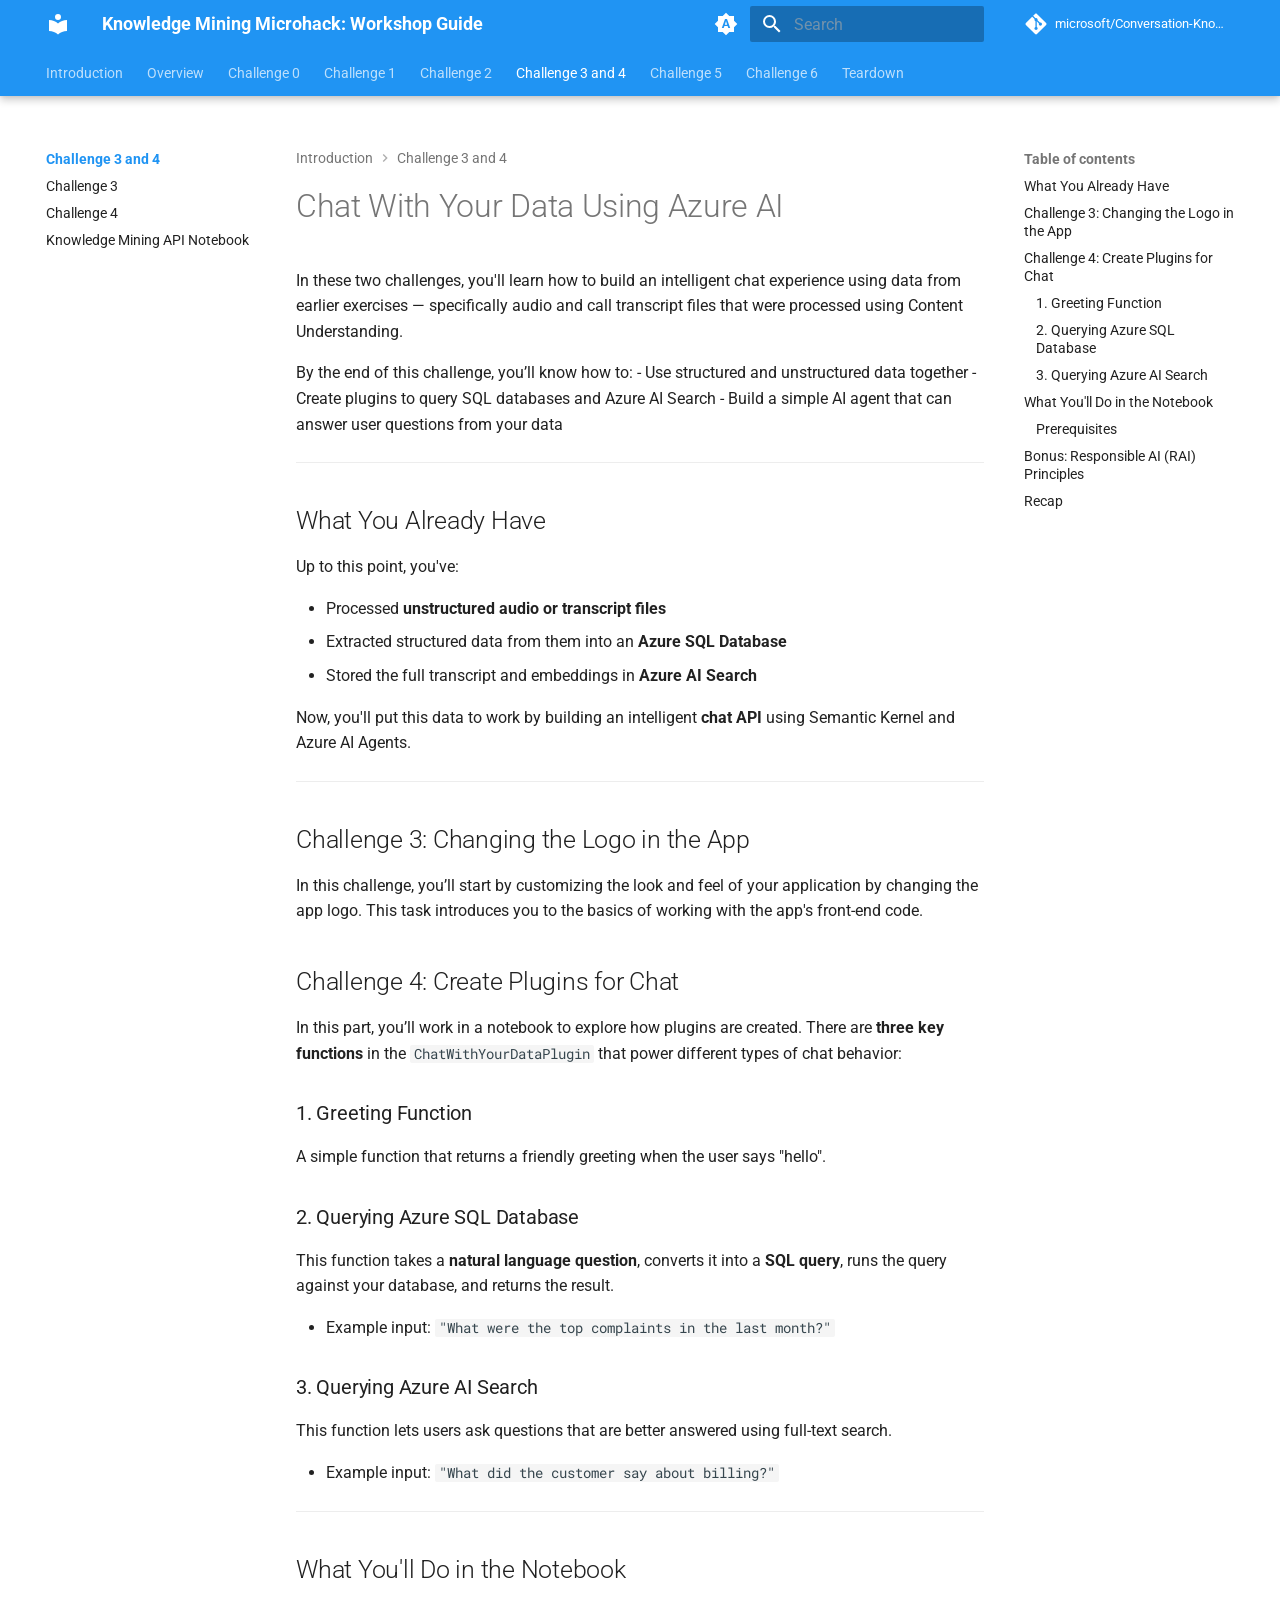
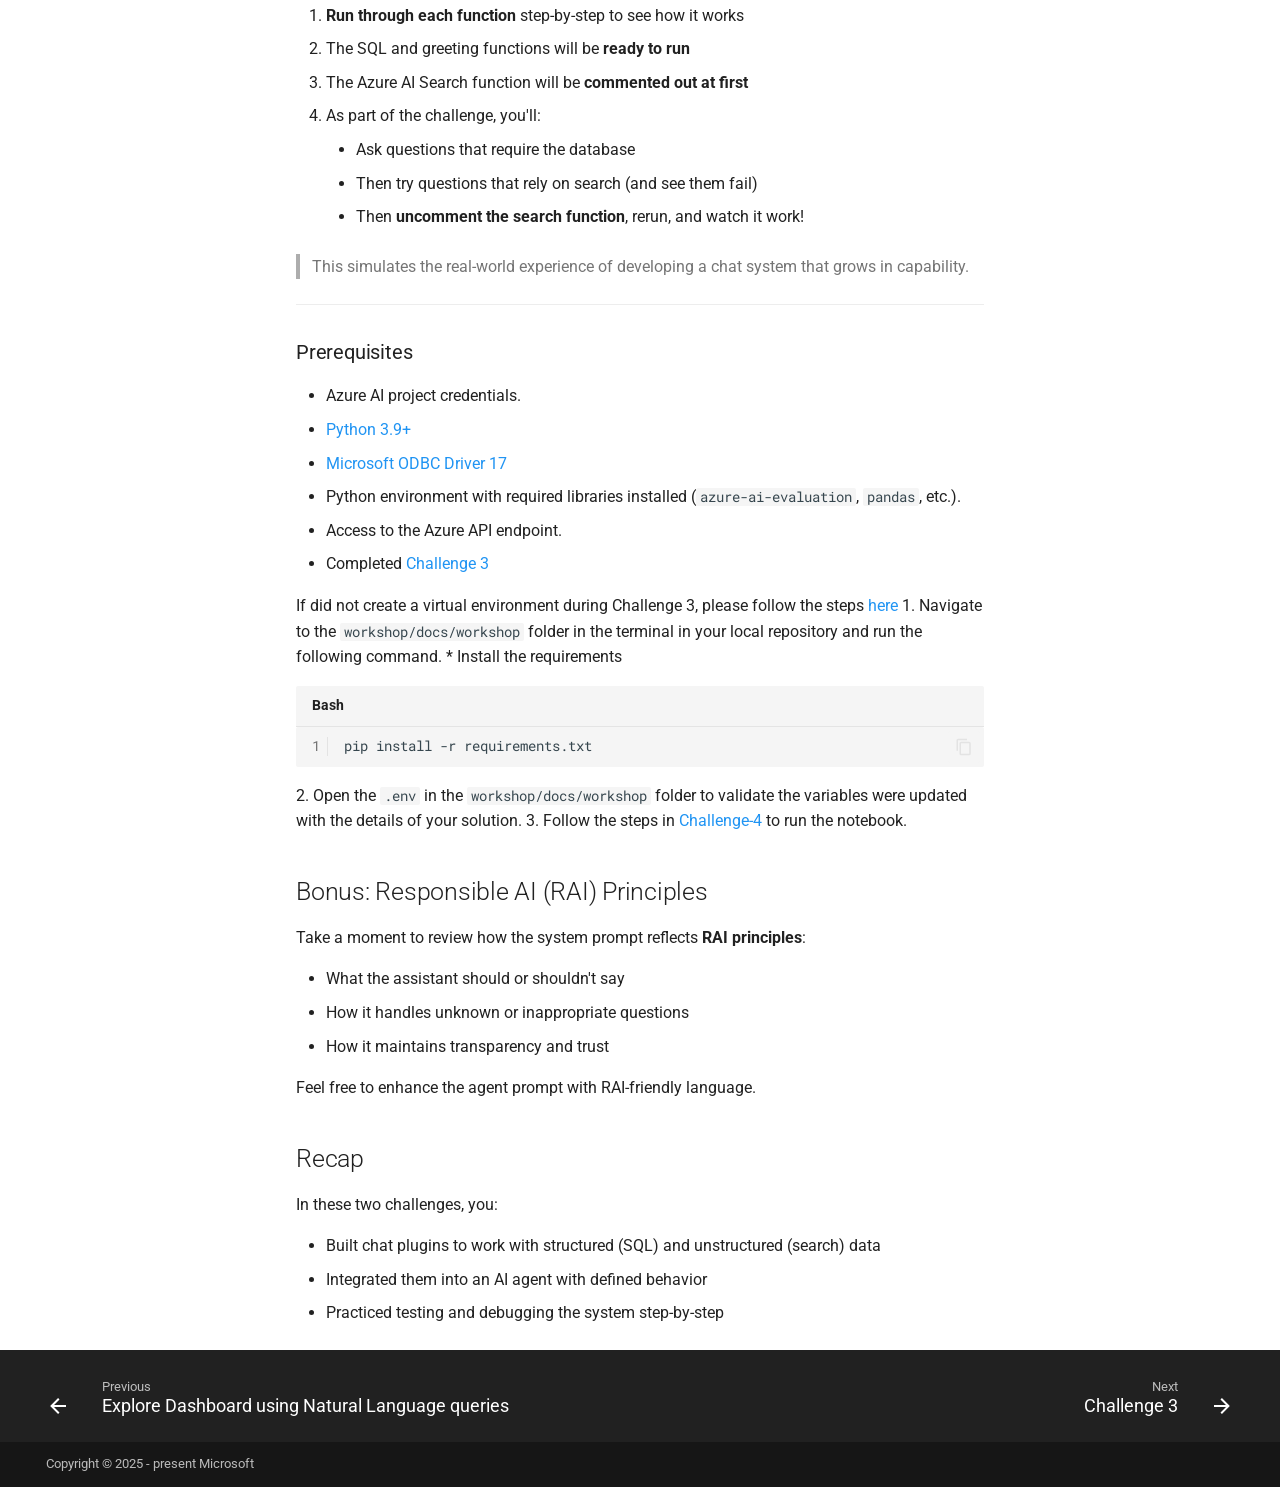
<file: workshop/Challenge-3-and-4/index.html>
<!doctype html>
<html lang="en" class="no-js">
  <head>
    
      <meta charset="utf-8">
      <meta name="viewport" content="width=device-width,initial-scale=1">
      
        <meta name="description" content="Knowlege mining AI solution accelerator for Azure OpenAI Service and Azure Cognitive Search.">
      
      
        <meta name="author" content="bsanusi">
      
      
        <link rel="canonical" href="https://microsoft.github.io/Conversation-Knowledge-Mining-Solution-Accelerator/workshop/Challenge-3-and-4/">
      
      
        <link rel="prev" href="../Challenge-2/">
      
      
        <link rel="next" href="Challenge-3/">
      
      
        
      
      
      <link rel="icon" href="../../assets/images/favicon.png">
      <meta name="generator" content="mkdocs-1.6.1, mkdocs-material-9.7.6">
    
    
      
        <title>Overview - Knowledge Mining Microhack: Workshop Guide</title>
      
    
    
      <link rel="stylesheet" href="../../assets/stylesheets/main.484c7ddc.min.css">
      
        
        <link rel="stylesheet" href="../../assets/stylesheets/palette.ab4e12ef.min.css">
      
      


    
    
      
    
    
      
        
        
        <link rel="preconnect" href="https://fonts.gstatic.com" crossorigin>
        <link rel="stylesheet" href="https://fonts.googleapis.com/css?family=Roboto:300,300i,400,400i,700,700i%7CRoboto+Mono:400,400i,700,700i&display=fallback">
        <style>:root{--md-text-font:"Roboto";--md-code-font:"Roboto Mono"}</style>
      
    
    
    <script>__md_scope=new URL("../..",location),__md_hash=e=>[...e].reduce(((e,_)=>(e<<5)-e+_.charCodeAt(0)),0),__md_get=(e,_=localStorage,t=__md_scope)=>JSON.parse(_.getItem(t.pathname+"."+e)),__md_set=(e,_,t=localStorage,a=__md_scope)=>{try{t.setItem(a.pathname+"."+e,JSON.stringify(_))}catch(e){}}</script>
    
      

    
    
  </head>
  
  
    
    
      
    
    
    
    
    <body dir="ltr" data-md-color-scheme="default" data-md-color-primary="indigo" data-md-color-accent="indigo">
  
    
    <input class="md-toggle" data-md-toggle="drawer" type="checkbox" id="__drawer" autocomplete="off">
    <input class="md-toggle" data-md-toggle="search" type="checkbox" id="__search" autocomplete="off">
    <label class="md-overlay" for="__drawer"></label>
    <div data-md-component="skip">
      
        
        <a href="#chat-with-your-data-using-azure-ai" class="md-skip">
          Skip to content
        </a>
      
    </div>
    <div data-md-component="announce">
      
    </div>
    
    
      

  

<header class="md-header md-header--shadow md-header--lifted" data-md-component="header">
  <nav class="md-header__inner md-grid" aria-label="Header">
    <a href="../.." title="Knowledge Mining Microhack: Workshop Guide" class="md-header__button md-logo" aria-label="Knowledge Mining Microhack: Workshop Guide" data-md-component="logo">
      
  
  <svg xmlns="http://www.w3.org/2000/svg" viewBox="0 0 24 24"><path d="M12 8a3 3 0 0 0 3-3 3 3 0 0 0-3-3 3 3 0 0 0-3 3 3 3 0 0 0 3 3m0 3.54C9.64 9.35 6.5 8 3 8v11c3.5 0 6.64 1.35 9 3.54 2.36-2.19 5.5-3.54 9-3.54V8c-3.5 0-6.64 1.35-9 3.54"/></svg>

    </a>
    <label class="md-header__button md-icon" for="__drawer">
      
      <svg xmlns="http://www.w3.org/2000/svg" viewBox="0 0 24 24"><path d="M3 6h18v2H3zm0 5h18v2H3zm0 5h18v2H3z"/></svg>
    </label>
    <div class="md-header__title" data-md-component="header-title">
      <div class="md-header__ellipsis">
        <div class="md-header__topic">
          <span class="md-ellipsis">
            Knowledge Mining Microhack: Workshop Guide
          </span>
        </div>
        <div class="md-header__topic" data-md-component="header-topic">
          <span class="md-ellipsis">
            
              Overview
            
          </span>
        </div>
      </div>
    </div>
    
      
        <form class="md-header__option" data-md-component="palette">
  
    
    
    
    <input class="md-option" data-md-color-media="(prefers-color-scheme)" data-md-color-scheme="default" data-md-color-primary="indigo" data-md-color-accent="indigo"  aria-label="Switch to light mode"  type="radio" name="__palette" id="__palette_0">
    
      <label class="md-header__button md-icon" title="Switch to light mode" for="__palette_1" hidden>
        <svg xmlns="http://www.w3.org/2000/svg" viewBox="0 0 24 24"><path d="m14.3 16-.7-2h-3.2l-.7 2H7.8L11 7h2l3.2 9zM20 8.69V4h-4.69L12 .69 8.69 4H4v4.69L.69 12 4 15.31V20h4.69L12 23.31 15.31 20H20v-4.69L23.31 12zm-9.15 3.96h2.3L12 9z"/></svg>
      </label>
    
  
    
    
    
    <input class="md-option" data-md-color-media="(prefers-color-scheme: light)" data-md-color-scheme="default" data-md-color-primary="blue" data-md-color-accent="pink"  aria-label="Switch to dark mode"  type="radio" name="__palette" id="__palette_1">
    
      <label class="md-header__button md-icon" title="Switch to dark mode" for="__palette_2" hidden>
        <svg xmlns="http://www.w3.org/2000/svg" viewBox="0 0 24 24"><path d="M10 2c-1.82 0-3.53.5-5 1.35C8 5.08 10 8.3 10 12s-2 6.92-5 8.65C6.47 21.5 8.18 22 10 22a10 10 0 0 0 10-10A10 10 0 0 0 10 2"/></svg>
      </label>
    
  
    
    
    
    <input class="md-option" data-md-color-media="(prefers-color-scheme: dark)" data-md-color-scheme="slate" data-md-color-primary="blue-gray" data-md-color-accent="dark-blue"  aria-label="Switch to system mode"  type="radio" name="__palette" id="__palette_2">
    
      <label class="md-header__button md-icon" title="Switch to system mode" for="__palette_0" hidden>
        <svg xmlns="http://www.w3.org/2000/svg" viewBox="0 0 24 24"><path d="M12 18c-.89 0-1.74-.2-2.5-.55C11.56 16.5 13 14.42 13 12s-1.44-4.5-3.5-5.45C10.26 6.2 11.11 6 12 6a6 6 0 0 1 6 6 6 6 0 0 1-6 6m8-9.31V4h-4.69L12 .69 8.69 4H4v4.69L.69 12 4 15.31V20h4.69L12 23.31 15.31 20H20v-4.69L23.31 12z"/></svg>
      </label>
    
  
</form>
      
    
    
      <script>var palette=__md_get("__palette");if(palette&&palette.color){if("(prefers-color-scheme)"===palette.color.media){var media=matchMedia("(prefers-color-scheme: light)"),input=document.querySelector(media.matches?"[data-md-color-media='(prefers-color-scheme: light)']":"[data-md-color-media='(prefers-color-scheme: dark)']");palette.color.media=input.getAttribute("data-md-color-media"),palette.color.scheme=input.getAttribute("data-md-color-scheme"),palette.color.primary=input.getAttribute("data-md-color-primary"),palette.color.accent=input.getAttribute("data-md-color-accent")}for(var[key,value]of Object.entries(palette.color))document.body.setAttribute("data-md-color-"+key,value)}</script>
    
    
    
      
      
        <label class="md-header__button md-icon" for="__search">
          
          <svg xmlns="http://www.w3.org/2000/svg" viewBox="0 0 24 24"><path d="M9.5 3A6.5 6.5 0 0 1 16 9.5c0 1.61-.59 3.09-1.56 4.23l.27.27h.79l5 5-1.5 1.5-5-5v-.79l-.27-.27A6.52 6.52 0 0 1 9.5 16 6.5 6.5 0 0 1 3 9.5 6.5 6.5 0 0 1 9.5 3m0 2C7 5 5 7 5 9.5S7 14 9.5 14 14 12 14 9.5 12 5 9.5 5"/></svg>
        </label>
        <div class="md-search" data-md-component="search" role="dialog">
  <label class="md-search__overlay" for="__search"></label>
  <div class="md-search__inner" role="search">
    <form class="md-search__form" name="search">
      <input type="text" class="md-search__input" name="query" aria-label="Search" placeholder="Search" autocapitalize="off" autocorrect="off" autocomplete="off" spellcheck="false" data-md-component="search-query" required>
      <label class="md-search__icon md-icon" for="__search">
        
        <svg xmlns="http://www.w3.org/2000/svg" viewBox="0 0 24 24"><path d="M9.5 3A6.5 6.5 0 0 1 16 9.5c0 1.61-.59 3.09-1.56 4.23l.27.27h.79l5 5-1.5 1.5-5-5v-.79l-.27-.27A6.52 6.52 0 0 1 9.5 16 6.5 6.5 0 0 1 3 9.5 6.5 6.5 0 0 1 9.5 3m0 2C7 5 5 7 5 9.5S7 14 9.5 14 14 12 14 9.5 12 5 9.5 5"/></svg>
        
        <svg xmlns="http://www.w3.org/2000/svg" viewBox="0 0 24 24"><path d="M20 11v2H8l5.5 5.5-1.42 1.42L4.16 12l7.92-7.92L13.5 5.5 8 11z"/></svg>
      </label>
      <nav class="md-search__options" aria-label="Search">
        
        <button type="reset" class="md-search__icon md-icon" title="Clear" aria-label="Clear" tabindex="-1">
          
          <svg xmlns="http://www.w3.org/2000/svg" viewBox="0 0 24 24"><path d="M19 6.41 17.59 5 12 10.59 6.41 5 5 6.41 10.59 12 5 17.59 6.41 19 12 13.41 17.59 19 19 17.59 13.41 12z"/></svg>
        </button>
      </nav>
      
    </form>
    <div class="md-search__output">
      <div class="md-search__scrollwrap" tabindex="0" data-md-scrollfix>
        <div class="md-search-result" data-md-component="search-result">
          <div class="md-search-result__meta">
            Initializing search
          </div>
          <ol class="md-search-result__list" role="presentation"></ol>
        </div>
      </div>
    </div>
  </div>
</div>
      
    
    
      <div class="md-header__source">
        <a href="https://github.com/microsoft/Conversation-Knowledge-Mining-Solution-Accelerator" title="Go to repository" class="md-source" data-md-component="source">
  <div class="md-source__icon md-icon">
    
    <svg xmlns="http://www.w3.org/2000/svg" viewBox="0 0 448 512"><!--! Font Awesome Free 7.1.0 by @fontawesome - https://fontawesome.com License - https://fontawesome.com/license/free (Icons: CC BY 4.0, Fonts: SIL OFL 1.1, Code: MIT License) Copyright 2025 Fonticons, Inc.--><path d="M439.6 236.1 244 40.5c-5.4-5.5-12.8-8.5-20.4-8.5s-15 3-20.4 8.4L162.5 81l51.5 51.5c27.1-9.1 52.7 16.8 43.4 43.7l49.7 49.7c34.2-11.8 61.2 31 35.5 56.7-26.5 26.5-70.2-2.9-56-37.3L240.3 199v121.9c25.3 12.5 22.3 41.8 9.1 55-6.4 6.4-15.2 10.1-24.3 10.1s-17.8-3.6-24.3-10.1c-17.6-17.6-11.1-46.9 11.2-56v-123c-20.8-8.5-24.6-30.7-18.6-45L142.6 101 8.5 235.1C3 240.6 0 247.9 0 255.5s3 15 8.5 20.4l195.6 195.7c5.4 5.4 12.7 8.4 20.4 8.4s15-3 20.4-8.4l194.7-194.7c5.4-5.4 8.4-12.8 8.4-20.4s-3-15-8.4-20.4"/></svg>
  </div>
  <div class="md-source__repository">
    microsoft/Conversation-Knowledge-Mining-Solution-Accelerator
  </div>
</a>
      </div>
    
  </nav>
  
    
      
<nav class="md-tabs" aria-label="Tabs" data-md-component="tabs">
  <div class="md-grid">
    <ul class="md-tabs__list">
      
        
  
  
  
  
    <li class="md-tabs__item">
      <a href="../.." class="md-tabs__link">
        
  
  
    
  
  Introduction

      </a>
    </li>
  

      
        
  
  
  
  
    <li class="md-tabs__item">
      <a href="../00-Use-Case-Scenerio/" class="md-tabs__link">
        
  
  
    
  
  Overview

      </a>
    </li>
  

      
        
  
  
  
  
    
    
      <li class="md-tabs__item">
        <a href="../Challenge-0/" class="md-tabs__link">
          
  
  
    
  
  Challenge 0

        </a>
      </li>
    
  

      
        
  
  
  
  
    
    
      <li class="md-tabs__item">
        <a href="../Challenge-1/Solution_Overview/" class="md-tabs__link">
          
  
  
    
  
  Challenge 1

        </a>
      </li>
    
  

      
        
  
  
  
  
    
    
      <li class="md-tabs__item">
        <a href="../Challenge-2/" class="md-tabs__link">
          
  
  
    
  
  Challenge 2

        </a>
      </li>
    
  

      
        
  
  
  
    
  
  
    
    
      <li class="md-tabs__item md-tabs__item--active">
        <a href="./" class="md-tabs__link">
          
  
  
    
  
  Challenge 3 and 4

        </a>
      </li>
    
  

      
        
  
  
  
  
    
    
      <li class="md-tabs__item">
        <a href="../Challenge-5/" class="md-tabs__link">
          
  
  
    
  
  Challenge 5

        </a>
      </li>
    
  

      
        
  
  
  
  
    
    
      <li class="md-tabs__item">
        <a href="../Challenge-6/" class="md-tabs__link">
          
  
  
    
  
  Challenge 6

        </a>
      </li>
    
  

      
        
  
  
  
  
    
    
      <li class="md-tabs__item">
        <a href="../Tear-Down/" class="md-tabs__link">
          
  
  
    
  
  Teardown

        </a>
      </li>
    
  

      
    </ul>
  </div>
</nav>
    
  
</header>
    
    <div class="md-container" data-md-component="container">
      
      
        
      
      <main class="md-main" data-md-component="main">
        <div class="md-main__inner md-grid">
          
            
              
              <div class="md-sidebar md-sidebar--primary" data-md-component="sidebar" data-md-type="navigation" >
                <div class="md-sidebar__scrollwrap">
                  <div class="md-sidebar__inner">
                    


  


<nav class="md-nav md-nav--primary md-nav--lifted" aria-label="Navigation" data-md-level="0">
  <label class="md-nav__title" for="__drawer">
    <a href="../.." title="Knowledge Mining Microhack: Workshop Guide" class="md-nav__button md-logo" aria-label="Knowledge Mining Microhack: Workshop Guide" data-md-component="logo">
      
  
  <svg xmlns="http://www.w3.org/2000/svg" viewBox="0 0 24 24"><path d="M12 8a3 3 0 0 0 3-3 3 3 0 0 0-3-3 3 3 0 0 0-3 3 3 3 0 0 0 3 3m0 3.54C9.64 9.35 6.5 8 3 8v11c3.5 0 6.64 1.35 9 3.54 2.36-2.19 5.5-3.54 9-3.54V8c-3.5 0-6.64 1.35-9 3.54"/></svg>

    </a>
    Knowledge Mining Microhack: Workshop Guide
  </label>
  
    <div class="md-nav__source">
      <a href="https://github.com/microsoft/Conversation-Knowledge-Mining-Solution-Accelerator" title="Go to repository" class="md-source" data-md-component="source">
  <div class="md-source__icon md-icon">
    
    <svg xmlns="http://www.w3.org/2000/svg" viewBox="0 0 448 512"><!--! Font Awesome Free 7.1.0 by @fontawesome - https://fontawesome.com License - https://fontawesome.com/license/free (Icons: CC BY 4.0, Fonts: SIL OFL 1.1, Code: MIT License) Copyright 2025 Fonticons, Inc.--><path d="M439.6 236.1 244 40.5c-5.4-5.5-12.8-8.5-20.4-8.5s-15 3-20.4 8.4L162.5 81l51.5 51.5c27.1-9.1 52.7 16.8 43.4 43.7l49.7 49.7c34.2-11.8 61.2 31 35.5 56.7-26.5 26.5-70.2-2.9-56-37.3L240.3 199v121.9c25.3 12.5 22.3 41.8 9.1 55-6.4 6.4-15.2 10.1-24.3 10.1s-17.8-3.6-24.3-10.1c-17.6-17.6-11.1-46.9 11.2-56v-123c-20.8-8.5-24.6-30.7-18.6-45L142.6 101 8.5 235.1C3 240.6 0 247.9 0 255.5s3 15 8.5 20.4l195.6 195.7c5.4 5.4 12.7 8.4 20.4 8.4s15-3 20.4-8.4l194.7-194.7c5.4-5.4 8.4-12.8 8.4-20.4s-3-15-8.4-20.4"/></svg>
  </div>
  <div class="md-source__repository">
    microsoft/Conversation-Knowledge-Mining-Solution-Accelerator
  </div>
</a>
    </div>
  
  <ul class="md-nav__list" data-md-scrollfix>
    
      
      
  
  
  
  
    <li class="md-nav__item">
      <a href="../.." class="md-nav__link">
        
  
  
  <span class="md-ellipsis">
    
  
    Introduction
  

    
  </span>
  
  

      </a>
    </li>
  

    
      
      
  
  
  
  
    <li class="md-nav__item">
      <a href="../00-Use-Case-Scenerio/" class="md-nav__link">
        
  
  
  <span class="md-ellipsis">
    
  
    Overview
  

    
  </span>
  
  

      </a>
    </li>
  

    
      
      
  
  
  
  
    
    
      
        
          
        
      
        
      
    
    
    
      
      
    
    
    <li class="md-nav__item md-nav__item--nested">
      
        
        
          
        
        <input class="md-nav__toggle md-toggle md-toggle--indeterminate" type="checkbox" id="__nav_3" >
        
          
          <div class="md-nav__link md-nav__container">
            <a href="../Challenge-0/" class="md-nav__link ">
              
  
  
  <span class="md-ellipsis">
    
  
    Challenge 0
  

    
  </span>
  
  

            </a>
            
              
              <label class="md-nav__link " for="__nav_3" id="__nav_3_label" tabindex="0">
                <span class="md-nav__icon md-icon"></span>
              </label>
            
          </div>
        
        <nav class="md-nav" data-md-level="1" aria-labelledby="__nav_3_label" aria-expanded="false">
          <label class="md-nav__title" for="__nav_3">
            <span class="md-nav__icon md-icon"></span>
            
  
    Challenge 0
  

          </label>
          <ul class="md-nav__list" data-md-scrollfix>
            
              
            
              
                
  
  
  
  
    <li class="md-nav__item">
      <a href="../Challenge-0/CU-Challenge/" class="md-nav__link">
        
  
  
  <span class="md-ellipsis">
    
  
    CU-AI Foundry
  

    
  </span>
  
  

      </a>
    </li>
  

              
            
          </ul>
        </nav>
      
    </li>
  

    
      
      
  
  
  
  
    
    
      
        
      
        
      
        
      
        
      
        
      
        
      
    
    
    
      
      
    
    
    <li class="md-nav__item md-nav__item--nested">
      
        
        
          
        
        <input class="md-nav__toggle md-toggle md-toggle--indeterminate" type="checkbox" id="__nav_4" >
        
          
          <label class="md-nav__link" for="__nav_4" id="__nav_4_label" tabindex="0">
            
  
  
  <span class="md-ellipsis">
    
  
    Challenge 1
  

    
  </span>
  
  

            <span class="md-nav__icon md-icon"></span>
          </label>
        
        <nav class="md-nav" data-md-level="1" aria-labelledby="__nav_4_label" aria-expanded="false">
          <label class="md-nav__title" for="__nav_4">
            <span class="md-nav__icon md-icon"></span>
            
  
    Challenge 1
  

          </label>
          <ul class="md-nav__list" data-md-scrollfix>
            
              
                
  
  
  
  
    <li class="md-nav__item">
      <a href="../Challenge-1/Solution_Overview/" class="md-nav__link">
        
  
  
  <span class="md-ellipsis">
    
  
    Solution Overview
  

    
  </span>
  
  

      </a>
    </li>
  

              
            
              
                
  
  
  
  
    <li class="md-nav__item">
      <a href="../Challenge-1/Deployment/" class="md-nav__link">
        
  
  
  <span class="md-ellipsis">
    
  
    Deployment
  

    
  </span>
  
  

      </a>
    </li>
  

              
            
              
                
  
  
  
  
    <li class="md-nav__item">
      <a href="../Challenge-1/Code_Walkthrough/01_Data_Explore/" class="md-nav__link">
        
  
  
  <span class="md-ellipsis">
    
  
    Explore Data
  

    
  </span>
  
  

      </a>
    </li>
  

              
            
              
                
  
  
  
  
    <li class="md-nav__item">
      <a href="../Challenge-1/Code_Walkthrough/02_Frontend/" class="md-nav__link">
        
  
  
  <span class="md-ellipsis">
    
  
    Frontend
  

    
  </span>
  
  

      </a>
    </li>
  

              
            
              
                
  
  
  
  
    <li class="md-nav__item">
      <a href="../Challenge-1/Code_Walkthrough/03_Backend/" class="md-nav__link">
        
  
  
  <span class="md-ellipsis">
    
  
    Backend
  

    
  </span>
  
  

      </a>
    </li>
  

              
            
              
                
  
  
  
  
    <li class="md-nav__item">
      <a href="../Challenge-1/Code_Walkthrough/04_Api/" class="md-nav__link">
        
  
  
  <span class="md-ellipsis">
    
  
    API
  

    
  </span>
  
  

      </a>
    </li>
  

              
            
          </ul>
        </nav>
      
    </li>
  

    
      
      
  
  
  
  
    
    
      
        
          
        
      
    
    
    
      
      
    
    
    <li class="md-nav__item md-nav__item--nested">
      
        
        
          
        
        <input class="md-nav__toggle md-toggle md-toggle--indeterminate" type="checkbox" id="__nav_5" >
        
          
          <div class="md-nav__link md-nav__container">
            <a href="../Challenge-2/" class="md-nav__link ">
              
  
  
  <span class="md-ellipsis">
    
  
    Challenge 2
  

    
  </span>
  
  

            </a>
            
          </div>
        
        <nav class="md-nav" data-md-level="1" aria-labelledby="__nav_5_label" aria-expanded="false">
          <label class="md-nav__title" for="__nav_5">
            <span class="md-nav__icon md-icon"></span>
            
  
    Challenge 2
  

          </label>
          <ul class="md-nav__list" data-md-scrollfix>
            
              
            
          </ul>
        </nav>
      
    </li>
  

    
      
      
  
  
    
  
  
  
    
    
      
        
          
        
      
        
      
        
      
        
      
    
    
    
      
        
        
      
      
    
    
    <li class="md-nav__item md-nav__item--active md-nav__item--section md-nav__item--nested">
      
        
        
        <input class="md-nav__toggle md-toggle " type="checkbox" id="__nav_6" checked>
        
          
          <div class="md-nav__link md-nav__container">
            <a href="./" class="md-nav__link md-nav__link--active">
              
  
  
  <span class="md-ellipsis">
    
  
    Challenge 3 and 4
  

    
  </span>
  
  

            </a>
            
              
              <label class="md-nav__link md-nav__link--active" for="__nav_6" id="__nav_6_label" tabindex="">
                <span class="md-nav__icon md-icon"></span>
              </label>
            
          </div>
        
        <nav class="md-nav" data-md-level="1" aria-labelledby="__nav_6_label" aria-expanded="true">
          <label class="md-nav__title" for="__nav_6">
            <span class="md-nav__icon md-icon"></span>
            
  
    Challenge 3 and 4
  

          </label>
          <ul class="md-nav__list" data-md-scrollfix>
            
              
            
              
                
  
  
  
  
    <li class="md-nav__item">
      <a href="Challenge-3/" class="md-nav__link">
        
  
  
  <span class="md-ellipsis">
    
  
    Challenge 3
  

    
  </span>
  
  

      </a>
    </li>
  

              
            
              
                
  
  
  
  
    <li class="md-nav__item">
      <a href="Challenge-4/" class="md-nav__link">
        
  
  
  <span class="md-ellipsis">
    
  
    Challenge 4
  

    
  </span>
  
  

      </a>
    </li>
  

              
            
              
                
  
  
  
  
    <li class="md-nav__item">
      <a href="knowledge_mining_api/" class="md-nav__link">
        
  
  
  <span class="md-ellipsis">
    
  
    Knowledge Mining API Notebook
  

    
  </span>
  
  

      </a>
    </li>
  

              
            
          </ul>
        </nav>
      
    </li>
  

    
      
      
  
  
  
  
    
    
      
        
          
        
      
        
      
        
      
    
    
    
      
      
    
    
    <li class="md-nav__item md-nav__item--nested">
      
        
        
          
        
        <input class="md-nav__toggle md-toggle md-toggle--indeterminate" type="checkbox" id="__nav_7" >
        
          
          <div class="md-nav__link md-nav__container">
            <a href="../Challenge-5/" class="md-nav__link ">
              
  
  
  <span class="md-ellipsis">
    
  
    Challenge 5
  

    
  </span>
  
  

            </a>
            
              
              <label class="md-nav__link " for="__nav_7" id="__nav_7_label" tabindex="0">
                <span class="md-nav__icon md-icon"></span>
              </label>
            
          </div>
        
        <nav class="md-nav" data-md-level="1" aria-labelledby="__nav_7_label" aria-expanded="false">
          <label class="md-nav__title" for="__nav_7">
            <span class="md-nav__icon md-icon"></span>
            
  
    Challenge 5
  

          </label>
          <ul class="md-nav__list" data-md-scrollfix>
            
              
            
              
                
  
  
  
  
    <li class="md-nav__item">
      <a href="../Challenge-5/notebooks/video_chapter_generation/" class="md-nav__link">
        
  
  
  <span class="md-ellipsis">
    
  
    Video Chapters Generation
  

    
  </span>
  
  

      </a>
    </li>
  

              
            
              
                
  
  
  
  
    <li class="md-nav__item">
      <a href="../Challenge-5/notebooks/video_tag_generation/" class="md-nav__link">
        
  
  
  <span class="md-ellipsis">
    
  
    Video Tag Generation
  

    
  </span>
  
  

      </a>
    </li>
  

              
            
          </ul>
        </nav>
      
    </li>
  

    
      
      
  
  
  
  
    
    
      
        
          
        
      
        
      
    
    
    
      
      
    
    
    <li class="md-nav__item md-nav__item--nested">
      
        
        
          
        
        <input class="md-nav__toggle md-toggle md-toggle--indeterminate" type="checkbox" id="__nav_8" >
        
          
          <div class="md-nav__link md-nav__container">
            <a href="../Challenge-6/" class="md-nav__link ">
              
  
  
  <span class="md-ellipsis">
    
  
    Challenge 6
  

    
  </span>
  
  

            </a>
            
              
              <label class="md-nav__link " for="__nav_8" id="__nav_8_label" tabindex="0">
                <span class="md-nav__icon md-icon"></span>
              </label>
            
          </div>
        
        <nav class="md-nav" data-md-level="1" aria-labelledby="__nav_8_label" aria-expanded="false">
          <label class="md-nav__title" for="__nav_8">
            <span class="md-nav__icon md-icon"></span>
            
  
    Challenge 6
  

          </label>
          <ul class="md-nav__list" data-md-scrollfix>
            
              
            
              
                
  
  
  
  
    <li class="md-nav__item">
      <a href="../Challenge-6/Content_safety_evaluation/" class="md-nav__link">
        
  
  
  <span class="md-ellipsis">
    
  
    Content Safety Evaluation Notebook
  

    
  </span>
  
  

      </a>
    </li>
  

              
            
          </ul>
        </nav>
      
    </li>
  

    
      
      
  
  
  
  
    
    
      
        
          
        
      
    
    
    
      
      
    
    
    <li class="md-nav__item md-nav__item--nested">
      
        
        
          
        
        <input class="md-nav__toggle md-toggle md-toggle--indeterminate" type="checkbox" id="__nav_9" >
        
          
          <div class="md-nav__link md-nav__container">
            <a href="../Tear-Down/" class="md-nav__link ">
              
  
  
  <span class="md-ellipsis">
    
  
    Teardown
  

    
  </span>
  
  

            </a>
            
          </div>
        
        <nav class="md-nav" data-md-level="1" aria-labelledby="__nav_9_label" aria-expanded="false">
          <label class="md-nav__title" for="__nav_9">
            <span class="md-nav__icon md-icon"></span>
            
  
    Teardown
  

          </label>
          <ul class="md-nav__list" data-md-scrollfix>
            
              
            
          </ul>
        </nav>
      
    </li>
  

    
  </ul>
</nav>
                  </div>
                </div>
              </div>
            
            
              
              <div class="md-sidebar md-sidebar--secondary" data-md-component="sidebar" data-md-type="toc" >
                <div class="md-sidebar__scrollwrap">
                  <div class="md-sidebar__inner">
                    

<nav class="md-nav md-nav--secondary" aria-label="Table of contents">
  
  
  
    
  
  
    <label class="md-nav__title" for="__toc">
      <span class="md-nav__icon md-icon"></span>
      Table of contents
    </label>
    <ul class="md-nav__list" data-md-component="toc" data-md-scrollfix>
      
        <li class="md-nav__item">
  <a href="#what-you-already-have" class="md-nav__link">
    <span class="md-ellipsis">
      
        What You Already Have
      
    </span>
  </a>
  
</li>
      
        <li class="md-nav__item">
  <a href="#challenge-3-changing-the-logo-in-the-app" class="md-nav__link">
    <span class="md-ellipsis">
      
        Challenge 3: Changing the Logo in the App
      
    </span>
  </a>
  
</li>
      
        <li class="md-nav__item">
  <a href="#challenge-4-create-plugins-for-chat" class="md-nav__link">
    <span class="md-ellipsis">
      
        Challenge 4: Create Plugins for Chat
      
    </span>
  </a>
  
    <nav class="md-nav" aria-label="Challenge 4: Create Plugins for Chat">
      <ul class="md-nav__list">
        
          <li class="md-nav__item">
  <a href="#1-greeting-function" class="md-nav__link">
    <span class="md-ellipsis">
      
        1. Greeting Function
      
    </span>
  </a>
  
</li>
        
          <li class="md-nav__item">
  <a href="#2-querying-azure-sql-database" class="md-nav__link">
    <span class="md-ellipsis">
      
        2. Querying Azure SQL Database
      
    </span>
  </a>
  
</li>
        
          <li class="md-nav__item">
  <a href="#3-querying-azure-ai-search" class="md-nav__link">
    <span class="md-ellipsis">
      
        3. Querying Azure AI Search
      
    </span>
  </a>
  
</li>
        
      </ul>
    </nav>
  
</li>
      
        <li class="md-nav__item">
  <a href="#what-youll-do-in-the-notebook" class="md-nav__link">
    <span class="md-ellipsis">
      
        What You'll Do in the Notebook
      
    </span>
  </a>
  
    <nav class="md-nav" aria-label="What You&#39;ll Do in the Notebook">
      <ul class="md-nav__list">
        
          <li class="md-nav__item">
  <a href="#prerequisites" class="md-nav__link">
    <span class="md-ellipsis">
      
        Prerequisites
      
    </span>
  </a>
  
</li>
        
      </ul>
    </nav>
  
</li>
      
        <li class="md-nav__item">
  <a href="#bonus-responsible-ai-rai-principles" class="md-nav__link">
    <span class="md-ellipsis">
      
        Bonus: Responsible AI (RAI) Principles
      
    </span>
  </a>
  
</li>
      
        <li class="md-nav__item">
  <a href="#recap" class="md-nav__link">
    <span class="md-ellipsis">
      
        Recap
      
    </span>
  </a>
  
</li>
      
    </ul>
  
</nav>
                  </div>
                </div>
              </div>
            
          
          
            <div class="md-content" data-md-component="content">
              
                



  


  <nav class="md-path" aria-label="Navigation" >
    <ol class="md-path__list">
      
        
  
  
    <li class="md-path__item">
      <a href="../.." class="md-path__link">
        
  <span class="md-ellipsis">
    Introduction
  </span>

      </a>
    </li>
  

      
      
        
  
  
    
    
      <li class="md-path__item">
        <a href="./" class="md-path__link">
          
  <span class="md-ellipsis">
    Challenge 3 and 4
  </span>

        </a>
      </li>
    
  

      
    </ol>
  </nav>

              
              <article class="md-content__inner md-typeset">
                
                  


  
  


<h1 id="chat-with-your-data-using-azure-ai">Chat With Your Data Using Azure AI<a class="headerlink" href="#chat-with-your-data-using-azure-ai" title="Permanent link">&para;</a></h1>
<p>In these two challenges, you'll learn how to build an intelligent chat experience using data from earlier exercises — specifically audio and call transcript files that were processed using Content Understanding.</p>
<p>By the end of this challenge, you’ll know how to:
- Use structured and unstructured data together
- Create plugins to query SQL databases and Azure AI Search
- Build a simple AI agent that can answer user questions from your data</p>
<hr />
<h2 id="what-you-already-have">What You Already Have<a class="headerlink" href="#what-you-already-have" title="Permanent link">&para;</a></h2>
<p>Up to this point, you've:</p>
<ul>
<li>Processed <strong>unstructured audio or transcript files</strong></li>
<li>Extracted structured data from them into an <strong>Azure SQL Database</strong></li>
<li>Stored the full transcript and embeddings in <strong>Azure AI Search</strong></li>
</ul>
<p>Now, you'll put this data to work by building an intelligent <strong>chat API</strong> using Semantic Kernel and Azure AI Agents.</p>
<hr />
<h2 id="challenge-3-changing-the-logo-in-the-app">Challenge 3: Changing the Logo in the App<a class="headerlink" href="#challenge-3-changing-the-logo-in-the-app" title="Permanent link">&para;</a></h2>
<p>In this challenge, you’ll start by customizing the look and feel of your application by changing the app logo. This task introduces you to the basics of working with the app's front-end code.</p>
<h2 id="challenge-4-create-plugins-for-chat">Challenge 4: Create Plugins for Chat<a class="headerlink" href="#challenge-4-create-plugins-for-chat" title="Permanent link">&para;</a></h2>
<p>In this part, you’ll work in a notebook to explore how plugins are created. There are <strong>three key functions</strong> in the <code>ChatWithYourDataPlugin</code> that power different types of chat behavior:</p>
<h3 id="1-greeting-function">1. Greeting Function<a class="headerlink" href="#1-greeting-function" title="Permanent link">&para;</a></h3>
<p>A simple function that returns a friendly greeting when the user says "hello".</p>
<h3 id="2-querying-azure-sql-database">2. Querying Azure SQL Database<a class="headerlink" href="#2-querying-azure-sql-database" title="Permanent link">&para;</a></h3>
<p>This function takes a <strong>natural language question</strong>, converts it into a <strong>SQL query</strong>, runs the query against your database, and returns the result.</p>
<ul>
<li>Example input: <code>"What were the top complaints in the last month?"</code></li>
</ul>
<h3 id="3-querying-azure-ai-search">3. Querying Azure AI Search<a class="headerlink" href="#3-querying-azure-ai-search" title="Permanent link">&para;</a></h3>
<p>This function lets users ask questions that are better answered using full-text search.</p>
<ul>
<li>Example input: <code>"What did the customer say about billing?"</code></li>
</ul>
<hr />
<h2 id="what-youll-do-in-the-notebook">What You'll Do in the Notebook<a class="headerlink" href="#what-youll-do-in-the-notebook" title="Permanent link">&para;</a></h2>
<ol>
<li><strong>Run through each function</strong> step-by-step to see how it works</li>
<li>The SQL and greeting functions will be <strong>ready to run</strong></li>
<li>The Azure AI Search function will be <strong>commented out at first</strong></li>
<li>
<p>As part of the challenge, you'll:</p>
<ul>
<li>Ask questions that require the database</li>
<li>Then try questions that rely on search (and see them fail)</li>
<li>Then <strong>uncomment the search function</strong>, rerun, and watch it work!</li>
</ul>
</li>
</ol>
<blockquote>
<p>This simulates the real-world experience of developing a chat system that grows in capability.</p>
</blockquote>
<hr />
<h3 id="prerequisites">Prerequisites<a class="headerlink" href="#prerequisites" title="Permanent link">&para;</a></h3>
<ul>
<li>Azure AI project credentials.</li>
<li><a href="https://www.python.org/downloads/">Python 3.9+</a></li>
<li><a href="https://learn.microsoft.com/en-us/sql/connect/odbc/download-odbc-driver-for-sql-server?view=sql-server-ver16#version-17">Microsoft ODBC Driver 17</a></li>
<li>Python environment with required libraries installed (<code>azure-ai-evaluation</code>, <code>pandas</code>, etc.).</li>
<li>Access to the Azure API endpoint.</li>
<li>Completed <a href="Challenge-3/">Challenge 3</a> </li>
</ul>
<p>If did not create a virtual environment during Challenge 3, please follow the steps <a href="Challenge-3/">here</a> 
1. Navigate to the <code>workshop/docs/workshop</code> folder in the terminal in your local repository and run the following command.
* Install the requirements
<div class="highlight"><table class="highlighttable"><tr><th colspan="2" class="filename"><span class="filename">Bash</span></th></tr><tr><td class="linenos"><div class="linenodiv"><pre><span></span><span class="normal">1</span></pre></div></td><td class="code"><div><pre><span></span><code>pip<span class="w"> </span>install<span class="w"> </span>-r<span class="w"> </span>requirements.txt
</code></pre></div></td></tr></table></div>
2. Open the <code>.env</code> in the <code>workshop/docs/workshop</code> folder to validate the variables were updated with the details of your solution. 
3. Follow the steps in <a href="Challenge-4/">Challenge-4</a> to run the notebook. </p>
<h2 id="bonus-responsible-ai-rai-principles">Bonus: Responsible AI (RAI) Principles<a class="headerlink" href="#bonus-responsible-ai-rai-principles" title="Permanent link">&para;</a></h2>
<p>Take a moment to review how the system prompt reflects <strong>RAI principles</strong>:</p>
<ul>
<li>What the assistant should or shouldn't say</li>
<li>How it handles unknown or inappropriate questions</li>
<li>How it maintains transparency and trust</li>
</ul>
<p>Feel free to enhance the agent prompt with RAI-friendly language.</p>
<h2 id="recap">Recap<a class="headerlink" href="#recap" title="Permanent link">&para;</a></h2>
<p>In these two challenges, you:</p>
<ul>
<li>Built chat plugins to work with structured (SQL) and unstructured (search) data</li>
<li>Integrated them into an AI agent with defined behavior</li>
<li>Practiced testing and debugging the system step-by-step</li>
</ul>












                
              </article>
            </div>
          
          
  <script>var tabs=__md_get("__tabs");if(Array.isArray(tabs))e:for(var set of document.querySelectorAll(".tabbed-set")){var labels=set.querySelector(".tabbed-labels");for(var tab of tabs)for(var label of labels.getElementsByTagName("label"))if(label.innerText.trim()===tab){var input=document.getElementById(label.htmlFor);input.checked=!0;continue e}}</script>

<script>var target=document.getElementById(location.hash.slice(1));target&&target.name&&(target.checked=target.name.startsWith("__tabbed_"))</script>
        </div>
        
          <button type="button" class="md-top md-icon" data-md-component="top" hidden>
  
  <svg xmlns="http://www.w3.org/2000/svg" viewBox="0 0 24 24"><path d="M13 20h-2V8l-5.5 5.5-1.42-1.42L12 4.16l7.92 7.92-1.42 1.42L13 8z"/></svg>
  Back to top
</button>
        
      </main>
      
        <footer class="md-footer">
  
    
      
      <nav class="md-footer__inner md-grid" aria-label="Footer" >
        
          
          <a href="../Challenge-2/" class="md-footer__link md-footer__link--prev" aria-label="Previous: Explore Dashboard using Natural Language queries">
            <div class="md-footer__button md-icon">
              
              <svg xmlns="http://www.w3.org/2000/svg" viewBox="0 0 24 24"><path d="M20 11v2H8l5.5 5.5-1.42 1.42L4.16 12l7.92-7.92L13.5 5.5 8 11z"/></svg>
            </div>
            <div class="md-footer__title">
              <span class="md-footer__direction">
                Previous
              </span>
              <div class="md-ellipsis">
                Explore Dashboard using Natural Language queries
              </div>
            </div>
          </a>
        
        
          
          <a href="Challenge-3/" class="md-footer__link md-footer__link--next" aria-label="Next: Challenge 3">
            <div class="md-footer__title">
              <span class="md-footer__direction">
                Next
              </span>
              <div class="md-ellipsis">
                Challenge 3
              </div>
            </div>
            <div class="md-footer__button md-icon">
              
              <svg xmlns="http://www.w3.org/2000/svg" viewBox="0 0 24 24"><path d="M4 11v2h12l-5.5 5.5 1.42 1.42L19.84 12l-7.92-7.92L10.5 5.5 16 11z"/></svg>
            </div>
          </a>
        
      </nav>
    
  
  <div class="md-footer-meta md-typeset">
    <div class="md-footer-meta__inner md-grid">
      <div class="md-copyright">
  
    <div class="md-copyright__highlight">
      Copyright &copy; 2025 - present Microsoft

    </div>
  
  
</div>
      
    </div>
  </div>
</footer>
      
    </div>
    <div class="md-dialog" data-md-component="dialog">
      <div class="md-dialog__inner md-typeset"></div>
    </div>
    
      <div class="md-progress" data-md-component="progress" role="progressbar"></div>
    
    
    
      
      
      <script id="__config" type="application/json">{"annotate": null, "base": "../..", "features": ["navigation.instant", "navigation.expand", "navigation.instant.progress", "navigation.tracking", "navigation.tabs", "navigation.tabs.sticky", "navigation.path", "navigation.indexes", "navigation.top", "toc.follow", "navigation.footer", "content.code.copy", "content.tabs.link"], "search": "../../assets/javascripts/workers/search.2c215733.min.js", "tags": null, "translations": {"clipboard.copied": "Copied to clipboard", "clipboard.copy": "Copy to clipboard", "search.result.more.one": "1 more on this page", "search.result.more.other": "# more on this page", "search.result.none": "No matching documents", "search.result.one": "1 matching document", "search.result.other": "# matching documents", "search.result.placeholder": "Type to start searching", "search.result.term.missing": "Missing", "select.version": "Select version"}, "version": null}</script>
    
    
  <!-- Add scripts that need to run before here -->
  
      <script src="../../assets/javascripts/bundle.79ae519e.min.js"></script>
      
    
  <!-- Add scripts that need to run afterwards here -->

    <!-- Place this tag in your head or just before your close body tag. -->
    <script async defer src="https://buttons.github.io/buttons.js"></script>
    

  </body>
</html>
</file>
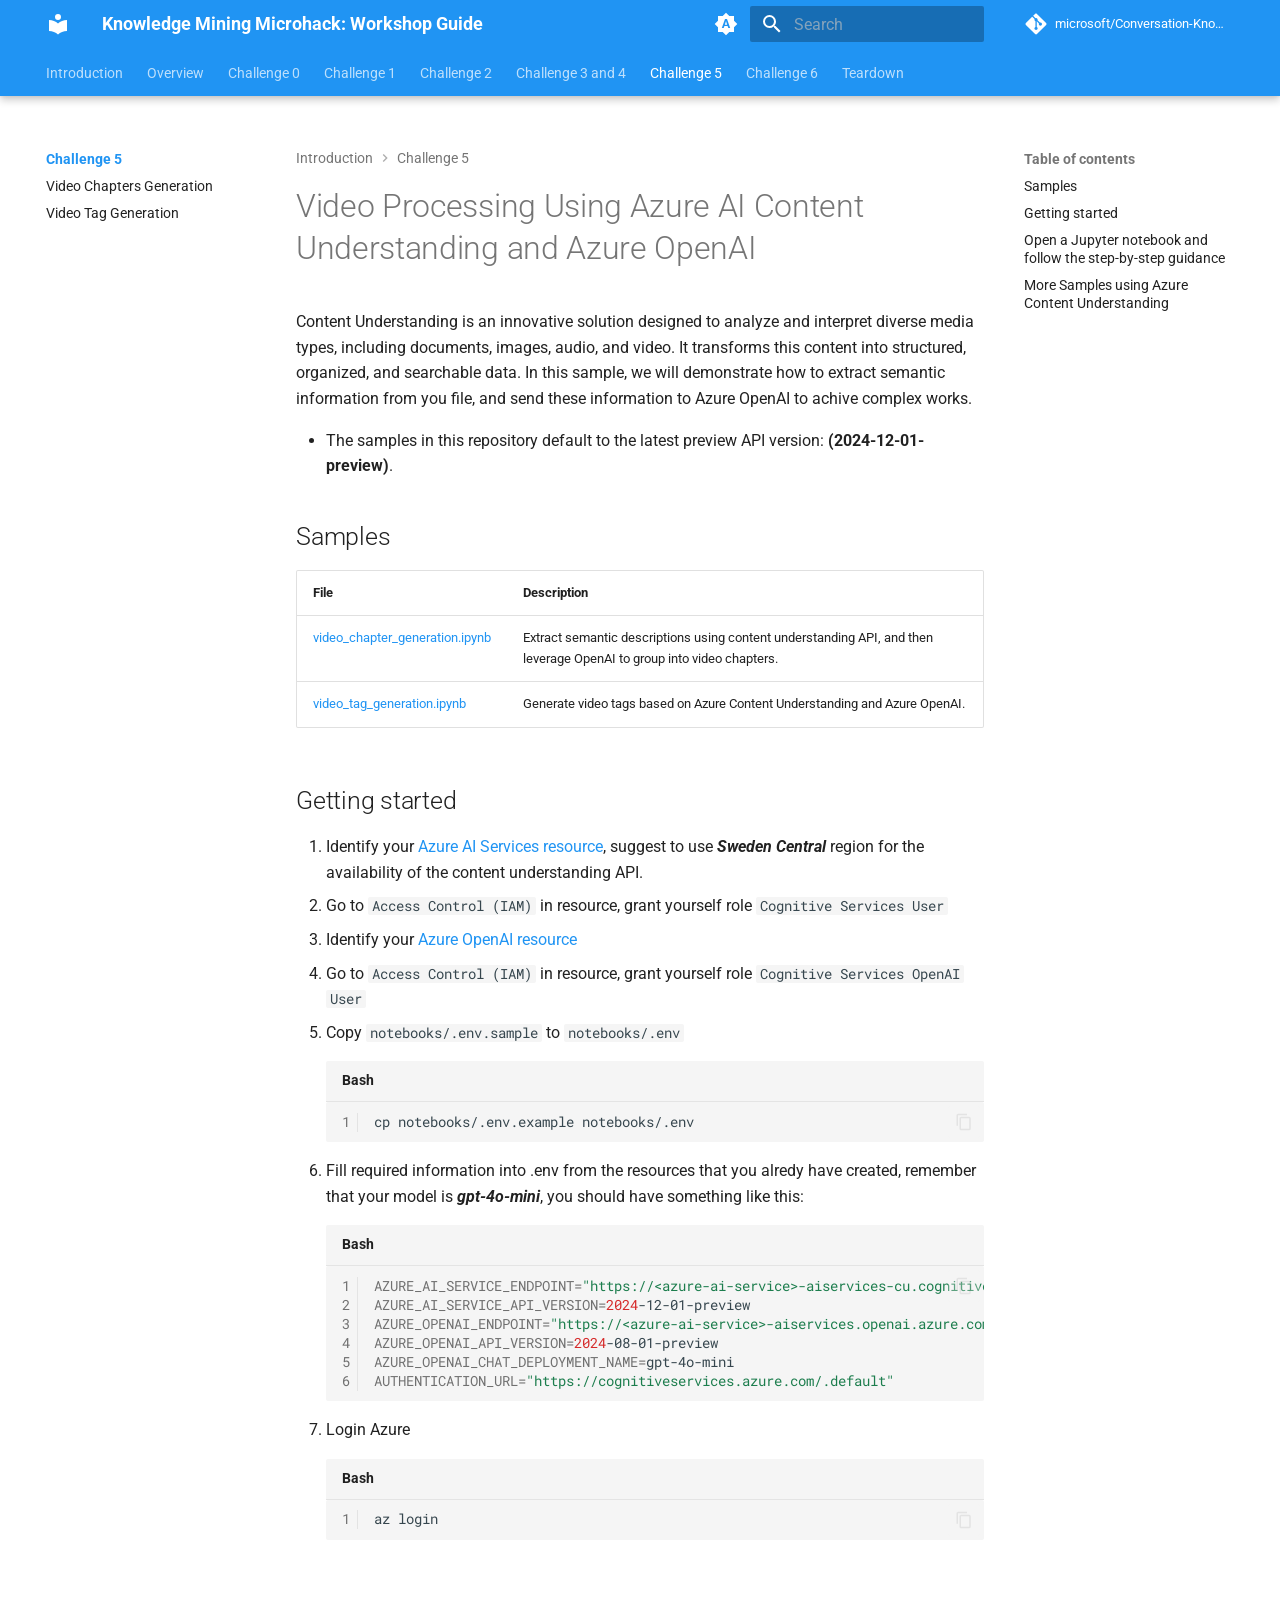
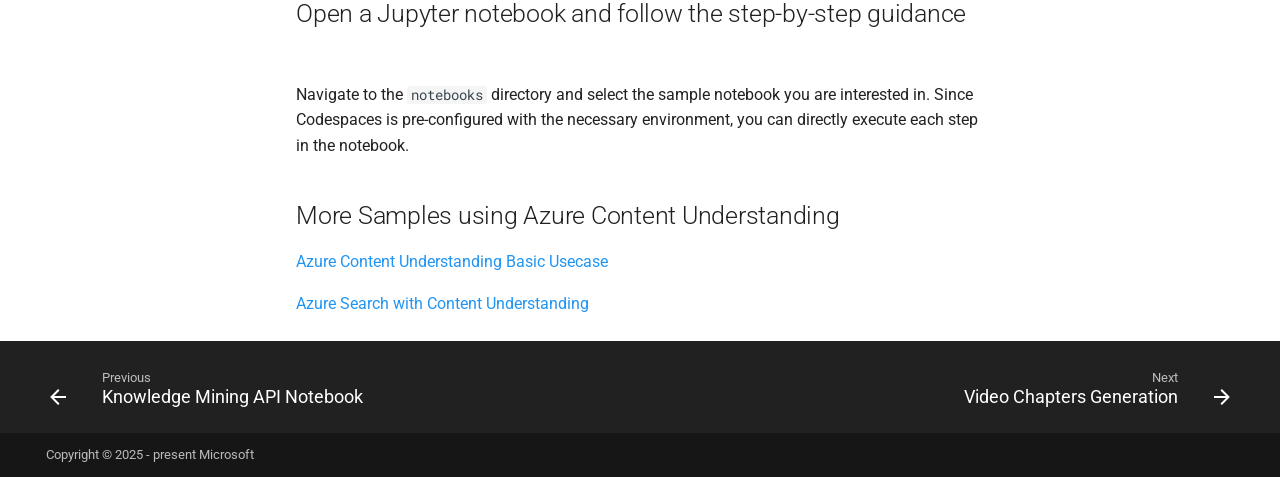
<file: workshop/Challenge-5/index.html>
<!doctype html>
<html lang="en" class="no-js">
  <head>
    
      <meta charset="utf-8">
      <meta name="viewport" content="width=device-width,initial-scale=1">
      
        <meta name="description" content="Knowlege mining AI solution accelerator for Azure OpenAI Service and Azure Cognitive Search.">
      
      
        <meta name="author" content="bsanusi">
      
      
        <link rel="canonical" href="https://microsoft.github.io/Conversation-Knowledge-Mining-Solution-Accelerator/workshop/Challenge-5/">
      
      
        <link rel="prev" href="../Challenge-3-and-4/knowledge_mining_api/">
      
      
        <link rel="next" href="notebooks/video_chapter_generation/">
      
      
        
      
      
      <link rel="icon" href="../../assets/images/favicon.png">
      <meta name="generator" content="mkdocs-1.6.1, mkdocs-material-9.7.6">
    
    
      
        <title>Overview - Knowledge Mining Microhack: Workshop Guide</title>
      
    
    
      <link rel="stylesheet" href="../../assets/stylesheets/main.484c7ddc.min.css">
      
        
        <link rel="stylesheet" href="../../assets/stylesheets/palette.ab4e12ef.min.css">
      
      


    
    
      
    
    
      
        
        
        <link rel="preconnect" href="https://fonts.gstatic.com" crossorigin>
        <link rel="stylesheet" href="https://fonts.googleapis.com/css?family=Roboto:300,300i,400,400i,700,700i%7CRoboto+Mono:400,400i,700,700i&display=fallback">
        <style>:root{--md-text-font:"Roboto";--md-code-font:"Roboto Mono"}</style>
      
    
    
    <script>__md_scope=new URL("../..",location),__md_hash=e=>[...e].reduce(((e,_)=>(e<<5)-e+_.charCodeAt(0)),0),__md_get=(e,_=localStorage,t=__md_scope)=>JSON.parse(_.getItem(t.pathname+"."+e)),__md_set=(e,_,t=localStorage,a=__md_scope)=>{try{t.setItem(a.pathname+"."+e,JSON.stringify(_))}catch(e){}}</script>
    
      

    
    
  </head>
  
  
    
    
      
    
    
    
    
    <body dir="ltr" data-md-color-scheme="default" data-md-color-primary="indigo" data-md-color-accent="indigo">
  
    
    <input class="md-toggle" data-md-toggle="drawer" type="checkbox" id="__drawer" autocomplete="off">
    <input class="md-toggle" data-md-toggle="search" type="checkbox" id="__search" autocomplete="off">
    <label class="md-overlay" for="__drawer"></label>
    <div data-md-component="skip">
      
        
        <a href="#video-processing-using-azure-ai-content-understanding-and-azure-openai" class="md-skip">
          Skip to content
        </a>
      
    </div>
    <div data-md-component="announce">
      
    </div>
    
    
      

  

<header class="md-header md-header--shadow md-header--lifted" data-md-component="header">
  <nav class="md-header__inner md-grid" aria-label="Header">
    <a href="../.." title="Knowledge Mining Microhack: Workshop Guide" class="md-header__button md-logo" aria-label="Knowledge Mining Microhack: Workshop Guide" data-md-component="logo">
      
  
  <svg xmlns="http://www.w3.org/2000/svg" viewBox="0 0 24 24"><path d="M12 8a3 3 0 0 0 3-3 3 3 0 0 0-3-3 3 3 0 0 0-3 3 3 3 0 0 0 3 3m0 3.54C9.64 9.35 6.5 8 3 8v11c3.5 0 6.64 1.35 9 3.54 2.36-2.19 5.5-3.54 9-3.54V8c-3.5 0-6.64 1.35-9 3.54"/></svg>

    </a>
    <label class="md-header__button md-icon" for="__drawer">
      
      <svg xmlns="http://www.w3.org/2000/svg" viewBox="0 0 24 24"><path d="M3 6h18v2H3zm0 5h18v2H3zm0 5h18v2H3z"/></svg>
    </label>
    <div class="md-header__title" data-md-component="header-title">
      <div class="md-header__ellipsis">
        <div class="md-header__topic">
          <span class="md-ellipsis">
            Knowledge Mining Microhack: Workshop Guide
          </span>
        </div>
        <div class="md-header__topic" data-md-component="header-topic">
          <span class="md-ellipsis">
            
              Overview
            
          </span>
        </div>
      </div>
    </div>
    
      
        <form class="md-header__option" data-md-component="palette">
  
    
    
    
    <input class="md-option" data-md-color-media="(prefers-color-scheme)" data-md-color-scheme="default" data-md-color-primary="indigo" data-md-color-accent="indigo"  aria-label="Switch to light mode"  type="radio" name="__palette" id="__palette_0">
    
      <label class="md-header__button md-icon" title="Switch to light mode" for="__palette_1" hidden>
        <svg xmlns="http://www.w3.org/2000/svg" viewBox="0 0 24 24"><path d="m14.3 16-.7-2h-3.2l-.7 2H7.8L11 7h2l3.2 9zM20 8.69V4h-4.69L12 .69 8.69 4H4v4.69L.69 12 4 15.31V20h4.69L12 23.31 15.31 20H20v-4.69L23.31 12zm-9.15 3.96h2.3L12 9z"/></svg>
      </label>
    
  
    
    
    
    <input class="md-option" data-md-color-media="(prefers-color-scheme: light)" data-md-color-scheme="default" data-md-color-primary="blue" data-md-color-accent="pink"  aria-label="Switch to dark mode"  type="radio" name="__palette" id="__palette_1">
    
      <label class="md-header__button md-icon" title="Switch to dark mode" for="__palette_2" hidden>
        <svg xmlns="http://www.w3.org/2000/svg" viewBox="0 0 24 24"><path d="M10 2c-1.82 0-3.53.5-5 1.35C8 5.08 10 8.3 10 12s-2 6.92-5 8.65C6.47 21.5 8.18 22 10 22a10 10 0 0 0 10-10A10 10 0 0 0 10 2"/></svg>
      </label>
    
  
    
    
    
    <input class="md-option" data-md-color-media="(prefers-color-scheme: dark)" data-md-color-scheme="slate" data-md-color-primary="blue-gray" data-md-color-accent="dark-blue"  aria-label="Switch to system mode"  type="radio" name="__palette" id="__palette_2">
    
      <label class="md-header__button md-icon" title="Switch to system mode" for="__palette_0" hidden>
        <svg xmlns="http://www.w3.org/2000/svg" viewBox="0 0 24 24"><path d="M12 18c-.89 0-1.74-.2-2.5-.55C11.56 16.5 13 14.42 13 12s-1.44-4.5-3.5-5.45C10.26 6.2 11.11 6 12 6a6 6 0 0 1 6 6 6 6 0 0 1-6 6m8-9.31V4h-4.69L12 .69 8.69 4H4v4.69L.69 12 4 15.31V20h4.69L12 23.31 15.31 20H20v-4.69L23.31 12z"/></svg>
      </label>
    
  
</form>
      
    
    
      <script>var palette=__md_get("__palette");if(palette&&palette.color){if("(prefers-color-scheme)"===palette.color.media){var media=matchMedia("(prefers-color-scheme: light)"),input=document.querySelector(media.matches?"[data-md-color-media='(prefers-color-scheme: light)']":"[data-md-color-media='(prefers-color-scheme: dark)']");palette.color.media=input.getAttribute("data-md-color-media"),palette.color.scheme=input.getAttribute("data-md-color-scheme"),palette.color.primary=input.getAttribute("data-md-color-primary"),palette.color.accent=input.getAttribute("data-md-color-accent")}for(var[key,value]of Object.entries(palette.color))document.body.setAttribute("data-md-color-"+key,value)}</script>
    
    
    
      
      
        <label class="md-header__button md-icon" for="__search">
          
          <svg xmlns="http://www.w3.org/2000/svg" viewBox="0 0 24 24"><path d="M9.5 3A6.5 6.5 0 0 1 16 9.5c0 1.61-.59 3.09-1.56 4.23l.27.27h.79l5 5-1.5 1.5-5-5v-.79l-.27-.27A6.52 6.52 0 0 1 9.5 16 6.5 6.5 0 0 1 3 9.5 6.5 6.5 0 0 1 9.5 3m0 2C7 5 5 7 5 9.5S7 14 9.5 14 14 12 14 9.5 12 5 9.5 5"/></svg>
        </label>
        <div class="md-search" data-md-component="search" role="dialog">
  <label class="md-search__overlay" for="__search"></label>
  <div class="md-search__inner" role="search">
    <form class="md-search__form" name="search">
      <input type="text" class="md-search__input" name="query" aria-label="Search" placeholder="Search" autocapitalize="off" autocorrect="off" autocomplete="off" spellcheck="false" data-md-component="search-query" required>
      <label class="md-search__icon md-icon" for="__search">
        
        <svg xmlns="http://www.w3.org/2000/svg" viewBox="0 0 24 24"><path d="M9.5 3A6.5 6.5 0 0 1 16 9.5c0 1.61-.59 3.09-1.56 4.23l.27.27h.79l5 5-1.5 1.5-5-5v-.79l-.27-.27A6.52 6.52 0 0 1 9.5 16 6.5 6.5 0 0 1 3 9.5 6.5 6.5 0 0 1 9.5 3m0 2C7 5 5 7 5 9.5S7 14 9.5 14 14 12 14 9.5 12 5 9.5 5"/></svg>
        
        <svg xmlns="http://www.w3.org/2000/svg" viewBox="0 0 24 24"><path d="M20 11v2H8l5.5 5.5-1.42 1.42L4.16 12l7.92-7.92L13.5 5.5 8 11z"/></svg>
      </label>
      <nav class="md-search__options" aria-label="Search">
        
        <button type="reset" class="md-search__icon md-icon" title="Clear" aria-label="Clear" tabindex="-1">
          
          <svg xmlns="http://www.w3.org/2000/svg" viewBox="0 0 24 24"><path d="M19 6.41 17.59 5 12 10.59 6.41 5 5 6.41 10.59 12 5 17.59 6.41 19 12 13.41 17.59 19 19 17.59 13.41 12z"/></svg>
        </button>
      </nav>
      
    </form>
    <div class="md-search__output">
      <div class="md-search__scrollwrap" tabindex="0" data-md-scrollfix>
        <div class="md-search-result" data-md-component="search-result">
          <div class="md-search-result__meta">
            Initializing search
          </div>
          <ol class="md-search-result__list" role="presentation"></ol>
        </div>
      </div>
    </div>
  </div>
</div>
      
    
    
      <div class="md-header__source">
        <a href="https://github.com/microsoft/Conversation-Knowledge-Mining-Solution-Accelerator" title="Go to repository" class="md-source" data-md-component="source">
  <div class="md-source__icon md-icon">
    
    <svg xmlns="http://www.w3.org/2000/svg" viewBox="0 0 448 512"><!--! Font Awesome Free 7.1.0 by @fontawesome - https://fontawesome.com License - https://fontawesome.com/license/free (Icons: CC BY 4.0, Fonts: SIL OFL 1.1, Code: MIT License) Copyright 2025 Fonticons, Inc.--><path d="M439.6 236.1 244 40.5c-5.4-5.5-12.8-8.5-20.4-8.5s-15 3-20.4 8.4L162.5 81l51.5 51.5c27.1-9.1 52.7 16.8 43.4 43.7l49.7 49.7c34.2-11.8 61.2 31 35.5 56.7-26.5 26.5-70.2-2.9-56-37.3L240.3 199v121.9c25.3 12.5 22.3 41.8 9.1 55-6.4 6.4-15.2 10.1-24.3 10.1s-17.8-3.6-24.3-10.1c-17.6-17.6-11.1-46.9 11.2-56v-123c-20.8-8.5-24.6-30.7-18.6-45L142.6 101 8.5 235.1C3 240.6 0 247.9 0 255.5s3 15 8.5 20.4l195.6 195.7c5.4 5.4 12.7 8.4 20.4 8.4s15-3 20.4-8.4l194.7-194.7c5.4-5.4 8.4-12.8 8.4-20.4s-3-15-8.4-20.4"/></svg>
  </div>
  <div class="md-source__repository">
    microsoft/Conversation-Knowledge-Mining-Solution-Accelerator
  </div>
</a>
      </div>
    
  </nav>
  
    
      
<nav class="md-tabs" aria-label="Tabs" data-md-component="tabs">
  <div class="md-grid">
    <ul class="md-tabs__list">
      
        
  
  
  
  
    <li class="md-tabs__item">
      <a href="../.." class="md-tabs__link">
        
  
  
    
  
  Introduction

      </a>
    </li>
  

      
        
  
  
  
  
    <li class="md-tabs__item">
      <a href="../00-Use-Case-Scenerio/" class="md-tabs__link">
        
  
  
    
  
  Overview

      </a>
    </li>
  

      
        
  
  
  
  
    
    
      <li class="md-tabs__item">
        <a href="../Challenge-0/" class="md-tabs__link">
          
  
  
    
  
  Challenge 0

        </a>
      </li>
    
  

      
        
  
  
  
  
    
    
      <li class="md-tabs__item">
        <a href="../Challenge-1/Solution_Overview/" class="md-tabs__link">
          
  
  
    
  
  Challenge 1

        </a>
      </li>
    
  

      
        
  
  
  
  
    
    
      <li class="md-tabs__item">
        <a href="../Challenge-2/" class="md-tabs__link">
          
  
  
    
  
  Challenge 2

        </a>
      </li>
    
  

      
        
  
  
  
  
    
    
      <li class="md-tabs__item">
        <a href="../Challenge-3-and-4/" class="md-tabs__link">
          
  
  
    
  
  Challenge 3 and 4

        </a>
      </li>
    
  

      
        
  
  
  
    
  
  
    
    
      <li class="md-tabs__item md-tabs__item--active">
        <a href="./" class="md-tabs__link">
          
  
  
    
  
  Challenge 5

        </a>
      </li>
    
  

      
        
  
  
  
  
    
    
      <li class="md-tabs__item">
        <a href="../Challenge-6/" class="md-tabs__link">
          
  
  
    
  
  Challenge 6

        </a>
      </li>
    
  

      
        
  
  
  
  
    
    
      <li class="md-tabs__item">
        <a href="../Tear-Down/" class="md-tabs__link">
          
  
  
    
  
  Teardown

        </a>
      </li>
    
  

      
    </ul>
  </div>
</nav>
    
  
</header>
    
    <div class="md-container" data-md-component="container">
      
      
        
      
      <main class="md-main" data-md-component="main">
        <div class="md-main__inner md-grid">
          
            
              
              <div class="md-sidebar md-sidebar--primary" data-md-component="sidebar" data-md-type="navigation" >
                <div class="md-sidebar__scrollwrap">
                  <div class="md-sidebar__inner">
                    


  


<nav class="md-nav md-nav--primary md-nav--lifted" aria-label="Navigation" data-md-level="0">
  <label class="md-nav__title" for="__drawer">
    <a href="../.." title="Knowledge Mining Microhack: Workshop Guide" class="md-nav__button md-logo" aria-label="Knowledge Mining Microhack: Workshop Guide" data-md-component="logo">
      
  
  <svg xmlns="http://www.w3.org/2000/svg" viewBox="0 0 24 24"><path d="M12 8a3 3 0 0 0 3-3 3 3 0 0 0-3-3 3 3 0 0 0-3 3 3 3 0 0 0 3 3m0 3.54C9.64 9.35 6.5 8 3 8v11c3.5 0 6.64 1.35 9 3.54 2.36-2.19 5.5-3.54 9-3.54V8c-3.5 0-6.64 1.35-9 3.54"/></svg>

    </a>
    Knowledge Mining Microhack: Workshop Guide
  </label>
  
    <div class="md-nav__source">
      <a href="https://github.com/microsoft/Conversation-Knowledge-Mining-Solution-Accelerator" title="Go to repository" class="md-source" data-md-component="source">
  <div class="md-source__icon md-icon">
    
    <svg xmlns="http://www.w3.org/2000/svg" viewBox="0 0 448 512"><!--! Font Awesome Free 7.1.0 by @fontawesome - https://fontawesome.com License - https://fontawesome.com/license/free (Icons: CC BY 4.0, Fonts: SIL OFL 1.1, Code: MIT License) Copyright 2025 Fonticons, Inc.--><path d="M439.6 236.1 244 40.5c-5.4-5.5-12.8-8.5-20.4-8.5s-15 3-20.4 8.4L162.5 81l51.5 51.5c27.1-9.1 52.7 16.8 43.4 43.7l49.7 49.7c34.2-11.8 61.2 31 35.5 56.7-26.5 26.5-70.2-2.9-56-37.3L240.3 199v121.9c25.3 12.5 22.3 41.8 9.1 55-6.4 6.4-15.2 10.1-24.3 10.1s-17.8-3.6-24.3-10.1c-17.6-17.6-11.1-46.9 11.2-56v-123c-20.8-8.5-24.6-30.7-18.6-45L142.6 101 8.5 235.1C3 240.6 0 247.9 0 255.5s3 15 8.5 20.4l195.6 195.7c5.4 5.4 12.7 8.4 20.4 8.4s15-3 20.4-8.4l194.7-194.7c5.4-5.4 8.4-12.8 8.4-20.4s-3-15-8.4-20.4"/></svg>
  </div>
  <div class="md-source__repository">
    microsoft/Conversation-Knowledge-Mining-Solution-Accelerator
  </div>
</a>
    </div>
  
  <ul class="md-nav__list" data-md-scrollfix>
    
      
      
  
  
  
  
    <li class="md-nav__item">
      <a href="../.." class="md-nav__link">
        
  
  
  <span class="md-ellipsis">
    
  
    Introduction
  

    
  </span>
  
  

      </a>
    </li>
  

    
      
      
  
  
  
  
    <li class="md-nav__item">
      <a href="../00-Use-Case-Scenerio/" class="md-nav__link">
        
  
  
  <span class="md-ellipsis">
    
  
    Overview
  

    
  </span>
  
  

      </a>
    </li>
  

    
      
      
  
  
  
  
    
    
      
        
          
        
      
        
      
    
    
    
      
      
    
    
    <li class="md-nav__item md-nav__item--nested">
      
        
        
          
        
        <input class="md-nav__toggle md-toggle md-toggle--indeterminate" type="checkbox" id="__nav_3" >
        
          
          <div class="md-nav__link md-nav__container">
            <a href="../Challenge-0/" class="md-nav__link ">
              
  
  
  <span class="md-ellipsis">
    
  
    Challenge 0
  

    
  </span>
  
  

            </a>
            
              
              <label class="md-nav__link " for="__nav_3" id="__nav_3_label" tabindex="0">
                <span class="md-nav__icon md-icon"></span>
              </label>
            
          </div>
        
        <nav class="md-nav" data-md-level="1" aria-labelledby="__nav_3_label" aria-expanded="false">
          <label class="md-nav__title" for="__nav_3">
            <span class="md-nav__icon md-icon"></span>
            
  
    Challenge 0
  

          </label>
          <ul class="md-nav__list" data-md-scrollfix>
            
              
            
              
                
  
  
  
  
    <li class="md-nav__item">
      <a href="../Challenge-0/CU-Challenge/" class="md-nav__link">
        
  
  
  <span class="md-ellipsis">
    
  
    CU-AI Foundry
  

    
  </span>
  
  

      </a>
    </li>
  

              
            
          </ul>
        </nav>
      
    </li>
  

    
      
      
  
  
  
  
    
    
      
        
      
        
      
        
      
        
      
        
      
        
      
    
    
    
      
      
    
    
    <li class="md-nav__item md-nav__item--nested">
      
        
        
          
        
        <input class="md-nav__toggle md-toggle md-toggle--indeterminate" type="checkbox" id="__nav_4" >
        
          
          <label class="md-nav__link" for="__nav_4" id="__nav_4_label" tabindex="0">
            
  
  
  <span class="md-ellipsis">
    
  
    Challenge 1
  

    
  </span>
  
  

            <span class="md-nav__icon md-icon"></span>
          </label>
        
        <nav class="md-nav" data-md-level="1" aria-labelledby="__nav_4_label" aria-expanded="false">
          <label class="md-nav__title" for="__nav_4">
            <span class="md-nav__icon md-icon"></span>
            
  
    Challenge 1
  

          </label>
          <ul class="md-nav__list" data-md-scrollfix>
            
              
                
  
  
  
  
    <li class="md-nav__item">
      <a href="../Challenge-1/Solution_Overview/" class="md-nav__link">
        
  
  
  <span class="md-ellipsis">
    
  
    Solution Overview
  

    
  </span>
  
  

      </a>
    </li>
  

              
            
              
                
  
  
  
  
    <li class="md-nav__item">
      <a href="../Challenge-1/Deployment/" class="md-nav__link">
        
  
  
  <span class="md-ellipsis">
    
  
    Deployment
  

    
  </span>
  
  

      </a>
    </li>
  

              
            
              
                
  
  
  
  
    <li class="md-nav__item">
      <a href="../Challenge-1/Code_Walkthrough/01_Data_Explore/" class="md-nav__link">
        
  
  
  <span class="md-ellipsis">
    
  
    Explore Data
  

    
  </span>
  
  

      </a>
    </li>
  

              
            
              
                
  
  
  
  
    <li class="md-nav__item">
      <a href="../Challenge-1/Code_Walkthrough/02_Frontend/" class="md-nav__link">
        
  
  
  <span class="md-ellipsis">
    
  
    Frontend
  

    
  </span>
  
  

      </a>
    </li>
  

              
            
              
                
  
  
  
  
    <li class="md-nav__item">
      <a href="../Challenge-1/Code_Walkthrough/03_Backend/" class="md-nav__link">
        
  
  
  <span class="md-ellipsis">
    
  
    Backend
  

    
  </span>
  
  

      </a>
    </li>
  

              
            
              
                
  
  
  
  
    <li class="md-nav__item">
      <a href="../Challenge-1/Code_Walkthrough/04_Api/" class="md-nav__link">
        
  
  
  <span class="md-ellipsis">
    
  
    API
  

    
  </span>
  
  

      </a>
    </li>
  

              
            
          </ul>
        </nav>
      
    </li>
  

    
      
      
  
  
  
  
    
    
      
        
          
        
      
    
    
    
      
      
    
    
    <li class="md-nav__item md-nav__item--nested">
      
        
        
          
        
        <input class="md-nav__toggle md-toggle md-toggle--indeterminate" type="checkbox" id="__nav_5" >
        
          
          <div class="md-nav__link md-nav__container">
            <a href="../Challenge-2/" class="md-nav__link ">
              
  
  
  <span class="md-ellipsis">
    
  
    Challenge 2
  

    
  </span>
  
  

            </a>
            
          </div>
        
        <nav class="md-nav" data-md-level="1" aria-labelledby="__nav_5_label" aria-expanded="false">
          <label class="md-nav__title" for="__nav_5">
            <span class="md-nav__icon md-icon"></span>
            
  
    Challenge 2
  

          </label>
          <ul class="md-nav__list" data-md-scrollfix>
            
              
            
          </ul>
        </nav>
      
    </li>
  

    
      
      
  
  
  
  
    
    
      
        
          
        
      
        
      
        
      
        
      
    
    
    
      
      
    
    
    <li class="md-nav__item md-nav__item--nested">
      
        
        
          
        
        <input class="md-nav__toggle md-toggle md-toggle--indeterminate" type="checkbox" id="__nav_6" >
        
          
          <div class="md-nav__link md-nav__container">
            <a href="../Challenge-3-and-4/" class="md-nav__link ">
              
  
  
  <span class="md-ellipsis">
    
  
    Challenge 3 and 4
  

    
  </span>
  
  

            </a>
            
              
              <label class="md-nav__link " for="__nav_6" id="__nav_6_label" tabindex="0">
                <span class="md-nav__icon md-icon"></span>
              </label>
            
          </div>
        
        <nav class="md-nav" data-md-level="1" aria-labelledby="__nav_6_label" aria-expanded="false">
          <label class="md-nav__title" for="__nav_6">
            <span class="md-nav__icon md-icon"></span>
            
  
    Challenge 3 and 4
  

          </label>
          <ul class="md-nav__list" data-md-scrollfix>
            
              
            
              
                
  
  
  
  
    <li class="md-nav__item">
      <a href="../Challenge-3-and-4/Challenge-3/" class="md-nav__link">
        
  
  
  <span class="md-ellipsis">
    
  
    Challenge 3
  

    
  </span>
  
  

      </a>
    </li>
  

              
            
              
                
  
  
  
  
    <li class="md-nav__item">
      <a href="../Challenge-3-and-4/Challenge-4/" class="md-nav__link">
        
  
  
  <span class="md-ellipsis">
    
  
    Challenge 4
  

    
  </span>
  
  

      </a>
    </li>
  

              
            
              
                
  
  
  
  
    <li class="md-nav__item">
      <a href="../Challenge-3-and-4/knowledge_mining_api/" class="md-nav__link">
        
  
  
  <span class="md-ellipsis">
    
  
    Knowledge Mining API Notebook
  

    
  </span>
  
  

      </a>
    </li>
  

              
            
          </ul>
        </nav>
      
    </li>
  

    
      
      
  
  
    
  
  
  
    
    
      
        
          
        
      
        
      
        
      
    
    
    
      
        
        
      
      
    
    
    <li class="md-nav__item md-nav__item--active md-nav__item--section md-nav__item--nested">
      
        
        
        <input class="md-nav__toggle md-toggle " type="checkbox" id="__nav_7" checked>
        
          
          <div class="md-nav__link md-nav__container">
            <a href="./" class="md-nav__link md-nav__link--active">
              
  
  
  <span class="md-ellipsis">
    
  
    Challenge 5
  

    
  </span>
  
  

            </a>
            
              
              <label class="md-nav__link md-nav__link--active" for="__nav_7" id="__nav_7_label" tabindex="">
                <span class="md-nav__icon md-icon"></span>
              </label>
            
          </div>
        
        <nav class="md-nav" data-md-level="1" aria-labelledby="__nav_7_label" aria-expanded="true">
          <label class="md-nav__title" for="__nav_7">
            <span class="md-nav__icon md-icon"></span>
            
  
    Challenge 5
  

          </label>
          <ul class="md-nav__list" data-md-scrollfix>
            
              
            
              
                
  
  
  
  
    <li class="md-nav__item">
      <a href="notebooks/video_chapter_generation/" class="md-nav__link">
        
  
  
  <span class="md-ellipsis">
    
  
    Video Chapters Generation
  

    
  </span>
  
  

      </a>
    </li>
  

              
            
              
                
  
  
  
  
    <li class="md-nav__item">
      <a href="notebooks/video_tag_generation/" class="md-nav__link">
        
  
  
  <span class="md-ellipsis">
    
  
    Video Tag Generation
  

    
  </span>
  
  

      </a>
    </li>
  

              
            
          </ul>
        </nav>
      
    </li>
  

    
      
      
  
  
  
  
    
    
      
        
          
        
      
        
      
    
    
    
      
      
    
    
    <li class="md-nav__item md-nav__item--nested">
      
        
        
          
        
        <input class="md-nav__toggle md-toggle md-toggle--indeterminate" type="checkbox" id="__nav_8" >
        
          
          <div class="md-nav__link md-nav__container">
            <a href="../Challenge-6/" class="md-nav__link ">
              
  
  
  <span class="md-ellipsis">
    
  
    Challenge 6
  

    
  </span>
  
  

            </a>
            
              
              <label class="md-nav__link " for="__nav_8" id="__nav_8_label" tabindex="0">
                <span class="md-nav__icon md-icon"></span>
              </label>
            
          </div>
        
        <nav class="md-nav" data-md-level="1" aria-labelledby="__nav_8_label" aria-expanded="false">
          <label class="md-nav__title" for="__nav_8">
            <span class="md-nav__icon md-icon"></span>
            
  
    Challenge 6
  

          </label>
          <ul class="md-nav__list" data-md-scrollfix>
            
              
            
              
                
  
  
  
  
    <li class="md-nav__item">
      <a href="../Challenge-6/Content_safety_evaluation/" class="md-nav__link">
        
  
  
  <span class="md-ellipsis">
    
  
    Content Safety Evaluation Notebook
  

    
  </span>
  
  

      </a>
    </li>
  

              
            
          </ul>
        </nav>
      
    </li>
  

    
      
      
  
  
  
  
    
    
      
        
          
        
      
    
    
    
      
      
    
    
    <li class="md-nav__item md-nav__item--nested">
      
        
        
          
        
        <input class="md-nav__toggle md-toggle md-toggle--indeterminate" type="checkbox" id="__nav_9" >
        
          
          <div class="md-nav__link md-nav__container">
            <a href="../Tear-Down/" class="md-nav__link ">
              
  
  
  <span class="md-ellipsis">
    
  
    Teardown
  

    
  </span>
  
  

            </a>
            
          </div>
        
        <nav class="md-nav" data-md-level="1" aria-labelledby="__nav_9_label" aria-expanded="false">
          <label class="md-nav__title" for="__nav_9">
            <span class="md-nav__icon md-icon"></span>
            
  
    Teardown
  

          </label>
          <ul class="md-nav__list" data-md-scrollfix>
            
              
            
          </ul>
        </nav>
      
    </li>
  

    
  </ul>
</nav>
                  </div>
                </div>
              </div>
            
            
              
              <div class="md-sidebar md-sidebar--secondary" data-md-component="sidebar" data-md-type="toc" >
                <div class="md-sidebar__scrollwrap">
                  <div class="md-sidebar__inner">
                    

<nav class="md-nav md-nav--secondary" aria-label="Table of contents">
  
  
  
    
  
  
    <label class="md-nav__title" for="__toc">
      <span class="md-nav__icon md-icon"></span>
      Table of contents
    </label>
    <ul class="md-nav__list" data-md-component="toc" data-md-scrollfix>
      
        <li class="md-nav__item">
  <a href="#samples" class="md-nav__link">
    <span class="md-ellipsis">
      
        Samples
      
    </span>
  </a>
  
</li>
      
        <li class="md-nav__item">
  <a href="#getting-started" class="md-nav__link">
    <span class="md-ellipsis">
      
        Getting started
      
    </span>
  </a>
  
</li>
      
        <li class="md-nav__item">
  <a href="#open-a-jupyter-notebook-and-follow-the-step-by-step-guidance" class="md-nav__link">
    <span class="md-ellipsis">
      
        Open a Jupyter notebook and follow the step-by-step guidance
      
    </span>
  </a>
  
</li>
      
        <li class="md-nav__item">
  <a href="#more-samples-using-azure-content-understanding" class="md-nav__link">
    <span class="md-ellipsis">
      
        More Samples using Azure Content Understanding
      
    </span>
  </a>
  
</li>
      
    </ul>
  
</nav>
                  </div>
                </div>
              </div>
            
          
          
            <div class="md-content" data-md-component="content">
              
                



  


  <nav class="md-path" aria-label="Navigation" >
    <ol class="md-path__list">
      
        
  
  
    <li class="md-path__item">
      <a href="../.." class="md-path__link">
        
  <span class="md-ellipsis">
    Introduction
  </span>

      </a>
    </li>
  

      
      
        
  
  
    
    
      <li class="md-path__item">
        <a href="./" class="md-path__link">
          
  <span class="md-ellipsis">
    Challenge 5
  </span>

        </a>
      </li>
    
  

      
    </ol>
  </nav>

              
              <article class="md-content__inner md-typeset">
                
                  


  
  


<h1 id="video-processing-using-azure-ai-content-understanding-and-azure-openai">Video Processing Using Azure AI Content Understanding and Azure OpenAI<a class="headerlink" href="#video-processing-using-azure-ai-content-understanding-and-azure-openai" title="Permanent link">&para;</a></h1>
<p>Content Understanding is an innovative solution designed to analyze and interpret diverse media types, including documents, images, audio, and video. It transforms this content into structured, organized, and searchable data. In this sample, we will demonstrate how to extract semantic information from you file, and send these information to Azure OpenAI to achive complex works.</p>
<ul>
<li>The samples in this repository default to the latest preview API version: <strong>(2024-12-01-preview)</strong>.</li>
</ul>
<h2 id="samples">Samples<a class="headerlink" href="#samples" title="Permanent link">&para;</a></h2>
<table>
<thead>
<tr>
<th>File</th>
<th>Description</th>
</tr>
</thead>
<tbody>
<tr>
<td><a href="notebooks/video_chapter_generation/">video_chapter_generation.ipynb</a></td>
<td>Extract semantic descriptions using content understanding API, and then leverage OpenAI to group into video chapters.</td>
</tr>
<tr>
<td><a href="notebooks/video_tag_generation/">video_tag_generation.ipynb</a></td>
<td>Generate video tags based on Azure Content Understanding and Azure OpenAI.</td>
</tr>
</tbody>
</table>
<h2 id="getting-started">Getting started<a class="headerlink" href="#getting-started" title="Permanent link">&para;</a></h2>
<ol>
<li>Identify your <a href="docs/create_azure_ai_service/">Azure AI Services resource</a>, suggest to use <strong><em>Sweden Central</em></strong> region for the availability of the content understanding API.</li>
<li>Go to <code>Access Control (IAM)</code> in resource, grant yourself role <code>Cognitive Services User</code></li>
<li>Identify your <a href="https://learn.microsoft.com/en-us/azure/ai-services/openai/how-to/create-resource?pivots=web-portal">Azure OpenAI resource</a></li>
<li>Go to <code>Access Control (IAM)</code> in resource, grant yourself role <code>Cognitive Services OpenAI User</code></li>
<li>Copy <code>notebooks/.env.sample</code> to <code>notebooks/.env</code>
   <div class="highlight"><table class="highlighttable"><tr><th colspan="2" class="filename"><span class="filename">Bash</span></th></tr><tr><td class="linenos"><div class="linenodiv"><pre><span></span><span class="normal">1</span></pre></div></td><td class="code"><div><pre><span></span><code>cp<span class="w"> </span>notebooks/.env.example<span class="w"> </span>notebooks/.env
</code></pre></div></td></tr></table></div></li>
<li>Fill required information into .env from the resources that you alredy have created, remember that your model is <strong><em>gpt-4o-mini</em></strong>, you should have something like this:
   <div class="highlight"><table class="highlighttable"><tr><th colspan="2" class="filename"><span class="filename">Bash</span></th></tr><tr><td class="linenos"><div class="linenodiv"><pre><span></span><span class="normal">1</span>
<span class="normal">2</span>
<span class="normal">3</span>
<span class="normal">4</span>
<span class="normal">5</span>
<span class="normal">6</span></pre></div></td><td class="code"><div><pre><span></span><code><span class="nv">AZURE_AI_SERVICE_ENDPOINT</span><span class="o">=</span><span class="s2">&quot;https://&lt;azure-ai-service&gt;-aiservices-cu.cognitiveservices.azure.com&quot;</span>
<span class="nv">AZURE_AI_SERVICE_API_VERSION</span><span class="o">=</span><span class="m">2024</span>-12-01-preview
<span class="nv">AZURE_OPENAI_ENDPOINT</span><span class="o">=</span><span class="s2">&quot;https://&lt;azure-ai-service&gt;-aiservices.openai.azure.com&quot;</span>
<span class="nv">AZURE_OPENAI_API_VERSION</span><span class="o">=</span><span class="m">2024</span>-08-01-preview
<span class="nv">AZURE_OPENAI_CHAT_DEPLOYMENT_NAME</span><span class="o">=</span>gpt-4o-mini
<span class="nv">AUTHENTICATION_URL</span><span class="o">=</span><span class="s2">&quot;https://cognitiveservices.azure.com/.default&quot;</span>
</code></pre></div></td></tr></table></div></li>
<li>Login Azure
   <div class="highlight"><table class="highlighttable"><tr><th colspan="2" class="filename"><span class="filename">Bash</span></th></tr><tr><td class="linenos"><div class="linenodiv"><pre><span></span><span class="normal">1</span></pre></div></td><td class="code"><div><pre><span></span><code>az<span class="w"> </span>login
</code></pre></div></td></tr></table></div></li>
</ol>
<h2 id="open-a-jupyter-notebook-and-follow-the-step-by-step-guidance">Open a Jupyter notebook and follow the step-by-step guidance<a class="headerlink" href="#open-a-jupyter-notebook-and-follow-the-step-by-step-guidance" title="Permanent link">&para;</a></h2>
<p>Navigate to the <code>notebooks</code> directory and select the sample notebook you are interested in. Since Codespaces is pre-configured with the necessary environment, you can directly execute each step in the notebook.</p>
<h2 id="more-samples-using-azure-content-understanding">More Samples using Azure Content Understanding<a class="headerlink" href="#more-samples-using-azure-content-understanding" title="Permanent link">&para;</a></h2>
<p><a href="https://github.com/Azure-Samples/azure-ai-content-understanding-python">Azure Content Understanding Basic Usecase</a></p>
<p><a href="https://github.com/Azure-Samples/azure-ai-search-with-content-understanding-python">Azure Search with Content Understanding</a></p>












                
              </article>
            </div>
          
          
  <script>var tabs=__md_get("__tabs");if(Array.isArray(tabs))e:for(var set of document.querySelectorAll(".tabbed-set")){var labels=set.querySelector(".tabbed-labels");for(var tab of tabs)for(var label of labels.getElementsByTagName("label"))if(label.innerText.trim()===tab){var input=document.getElementById(label.htmlFor);input.checked=!0;continue e}}</script>

<script>var target=document.getElementById(location.hash.slice(1));target&&target.name&&(target.checked=target.name.startsWith("__tabbed_"))</script>
        </div>
        
          <button type="button" class="md-top md-icon" data-md-component="top" hidden>
  
  <svg xmlns="http://www.w3.org/2000/svg" viewBox="0 0 24 24"><path d="M13 20h-2V8l-5.5 5.5-1.42-1.42L12 4.16l7.92 7.92-1.42 1.42L13 8z"/></svg>
  Back to top
</button>
        
      </main>
      
        <footer class="md-footer">
  
    
      
      <nav class="md-footer__inner md-grid" aria-label="Footer" >
        
          
          <a href="../Challenge-3-and-4/knowledge_mining_api/" class="md-footer__link md-footer__link--prev" aria-label="Previous: Knowledge Mining API Notebook">
            <div class="md-footer__button md-icon">
              
              <svg xmlns="http://www.w3.org/2000/svg" viewBox="0 0 24 24"><path d="M20 11v2H8l5.5 5.5-1.42 1.42L4.16 12l7.92-7.92L13.5 5.5 8 11z"/></svg>
            </div>
            <div class="md-footer__title">
              <span class="md-footer__direction">
                Previous
              </span>
              <div class="md-ellipsis">
                Knowledge Mining API Notebook
              </div>
            </div>
          </a>
        
        
          
          <a href="notebooks/video_chapter_generation/" class="md-footer__link md-footer__link--next" aria-label="Next: Video Chapters Generation">
            <div class="md-footer__title">
              <span class="md-footer__direction">
                Next
              </span>
              <div class="md-ellipsis">
                Video Chapters Generation
              </div>
            </div>
            <div class="md-footer__button md-icon">
              
              <svg xmlns="http://www.w3.org/2000/svg" viewBox="0 0 24 24"><path d="M4 11v2h12l-5.5 5.5 1.42 1.42L19.84 12l-7.92-7.92L10.5 5.5 16 11z"/></svg>
            </div>
          </a>
        
      </nav>
    
  
  <div class="md-footer-meta md-typeset">
    <div class="md-footer-meta__inner md-grid">
      <div class="md-copyright">
  
    <div class="md-copyright__highlight">
      Copyright &copy; 2025 - present Microsoft

    </div>
  
  
</div>
      
    </div>
  </div>
</footer>
      
    </div>
    <div class="md-dialog" data-md-component="dialog">
      <div class="md-dialog__inner md-typeset"></div>
    </div>
    
      <div class="md-progress" data-md-component="progress" role="progressbar"></div>
    
    
    
      
      
      <script id="__config" type="application/json">{"annotate": null, "base": "../..", "features": ["navigation.instant", "navigation.expand", "navigation.instant.progress", "navigation.tracking", "navigation.tabs", "navigation.tabs.sticky", "navigation.path", "navigation.indexes", "navigation.top", "toc.follow", "navigation.footer", "content.code.copy", "content.tabs.link"], "search": "../../assets/javascripts/workers/search.2c215733.min.js", "tags": null, "translations": {"clipboard.copied": "Copied to clipboard", "clipboard.copy": "Copy to clipboard", "search.result.more.one": "1 more on this page", "search.result.more.other": "# more on this page", "search.result.none": "No matching documents", "search.result.one": "1 matching document", "search.result.other": "# matching documents", "search.result.placeholder": "Type to start searching", "search.result.term.missing": "Missing", "select.version": "Select version"}, "version": null}</script>
    
    
  <!-- Add scripts that need to run before here -->
  
      <script src="../../assets/javascripts/bundle.79ae519e.min.js"></script>
      
    
  <!-- Add scripts that need to run afterwards here -->

    <!-- Place this tag in your head or just before your close body tag. -->
    <script async defer src="https://buttons.github.io/buttons.js"></script>
    

  </body>
</html>
</file>
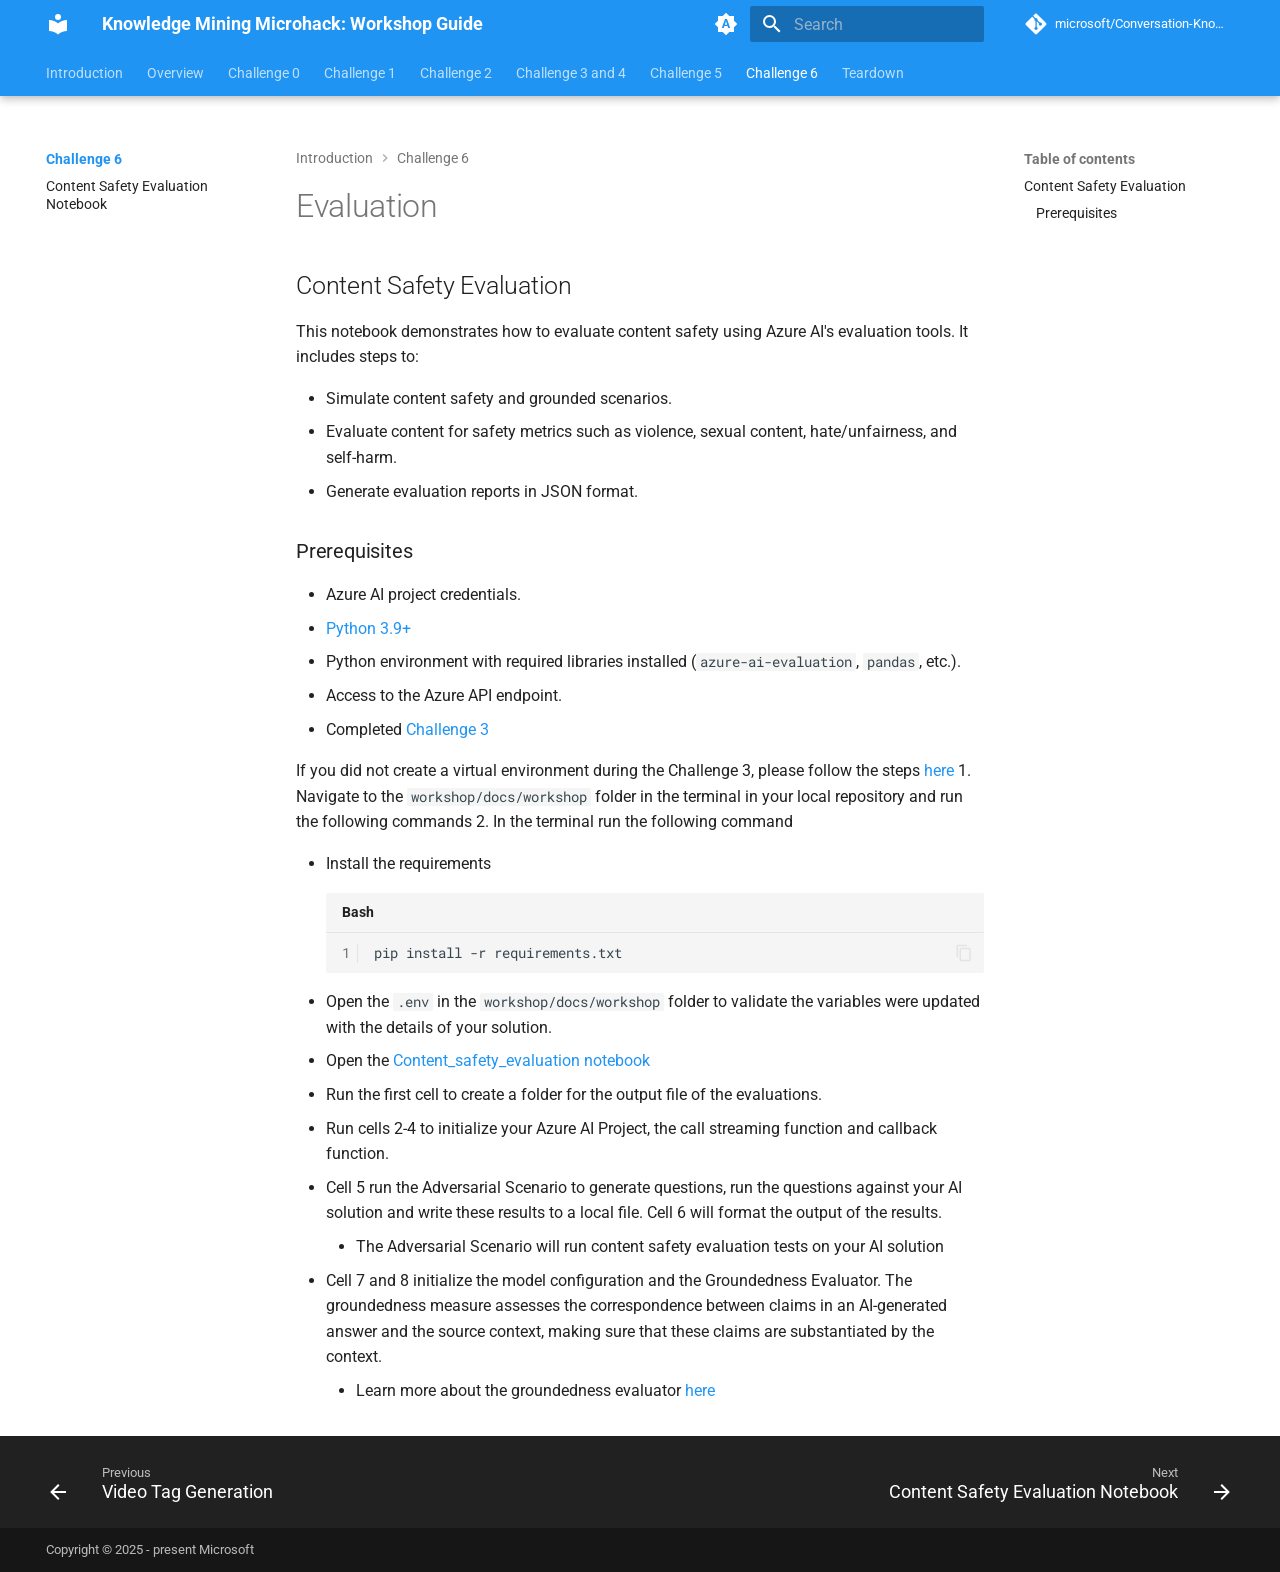
<file: workshop/Challenge-6/index.html>
<!doctype html>
<html lang="en" class="no-js">
  <head>
    
      <meta charset="utf-8">
      <meta name="viewport" content="width=device-width,initial-scale=1">
      
        <meta name="description" content="Knowlege mining AI solution accelerator for Azure OpenAI Service and Azure Cognitive Search.">
      
      
        <meta name="author" content="bsanusi">
      
      
        <link rel="canonical" href="https://microsoft.github.io/Conversation-Knowledge-Mining-Solution-Accelerator/workshop/Challenge-6/">
      
      
        <link rel="prev" href="../Challenge-5/notebooks/video_tag_generation/">
      
      
        <link rel="next" href="Content_safety_evaluation/">
      
      
        
      
      
      <link rel="icon" href="../../assets/images/favicon.png">
      <meta name="generator" content="mkdocs-1.6.1, mkdocs-material-9.7.6">
    
    
      
        <title>Overview - Knowledge Mining Microhack: Workshop Guide</title>
      
    
    
      <link rel="stylesheet" href="../../assets/stylesheets/main.484c7ddc.min.css">
      
        
        <link rel="stylesheet" href="../../assets/stylesheets/palette.ab4e12ef.min.css">
      
      


    
    
      
    
    
      
        
        
        <link rel="preconnect" href="https://fonts.gstatic.com" crossorigin>
        <link rel="stylesheet" href="https://fonts.googleapis.com/css?family=Roboto:300,300i,400,400i,700,700i%7CRoboto+Mono:400,400i,700,700i&display=fallback">
        <style>:root{--md-text-font:"Roboto";--md-code-font:"Roboto Mono"}</style>
      
    
    
    <script>__md_scope=new URL("../..",location),__md_hash=e=>[...e].reduce(((e,_)=>(e<<5)-e+_.charCodeAt(0)),0),__md_get=(e,_=localStorage,t=__md_scope)=>JSON.parse(_.getItem(t.pathname+"."+e)),__md_set=(e,_,t=localStorage,a=__md_scope)=>{try{t.setItem(a.pathname+"."+e,JSON.stringify(_))}catch(e){}}</script>
    
      

    
    
  </head>
  
  
    
    
      
    
    
    
    
    <body dir="ltr" data-md-color-scheme="default" data-md-color-primary="indigo" data-md-color-accent="indigo">
  
    
    <input class="md-toggle" data-md-toggle="drawer" type="checkbox" id="__drawer" autocomplete="off">
    <input class="md-toggle" data-md-toggle="search" type="checkbox" id="__search" autocomplete="off">
    <label class="md-overlay" for="__drawer"></label>
    <div data-md-component="skip">
      
        
        <a href="#evaluation" class="md-skip">
          Skip to content
        </a>
      
    </div>
    <div data-md-component="announce">
      
    </div>
    
    
      

  

<header class="md-header md-header--shadow md-header--lifted" data-md-component="header">
  <nav class="md-header__inner md-grid" aria-label="Header">
    <a href="../.." title="Knowledge Mining Microhack: Workshop Guide" class="md-header__button md-logo" aria-label="Knowledge Mining Microhack: Workshop Guide" data-md-component="logo">
      
  
  <svg xmlns="http://www.w3.org/2000/svg" viewBox="0 0 24 24"><path d="M12 8a3 3 0 0 0 3-3 3 3 0 0 0-3-3 3 3 0 0 0-3 3 3 3 0 0 0 3 3m0 3.54C9.64 9.35 6.5 8 3 8v11c3.5 0 6.64 1.35 9 3.54 2.36-2.19 5.5-3.54 9-3.54V8c-3.5 0-6.64 1.35-9 3.54"/></svg>

    </a>
    <label class="md-header__button md-icon" for="__drawer">
      
      <svg xmlns="http://www.w3.org/2000/svg" viewBox="0 0 24 24"><path d="M3 6h18v2H3zm0 5h18v2H3zm0 5h18v2H3z"/></svg>
    </label>
    <div class="md-header__title" data-md-component="header-title">
      <div class="md-header__ellipsis">
        <div class="md-header__topic">
          <span class="md-ellipsis">
            Knowledge Mining Microhack: Workshop Guide
          </span>
        </div>
        <div class="md-header__topic" data-md-component="header-topic">
          <span class="md-ellipsis">
            
              Overview
            
          </span>
        </div>
      </div>
    </div>
    
      
        <form class="md-header__option" data-md-component="palette">
  
    
    
    
    <input class="md-option" data-md-color-media="(prefers-color-scheme)" data-md-color-scheme="default" data-md-color-primary="indigo" data-md-color-accent="indigo"  aria-label="Switch to light mode"  type="radio" name="__palette" id="__palette_0">
    
      <label class="md-header__button md-icon" title="Switch to light mode" for="__palette_1" hidden>
        <svg xmlns="http://www.w3.org/2000/svg" viewBox="0 0 24 24"><path d="m14.3 16-.7-2h-3.2l-.7 2H7.8L11 7h2l3.2 9zM20 8.69V4h-4.69L12 .69 8.69 4H4v4.69L.69 12 4 15.31V20h4.69L12 23.31 15.31 20H20v-4.69L23.31 12zm-9.15 3.96h2.3L12 9z"/></svg>
      </label>
    
  
    
    
    
    <input class="md-option" data-md-color-media="(prefers-color-scheme: light)" data-md-color-scheme="default" data-md-color-primary="blue" data-md-color-accent="pink"  aria-label="Switch to dark mode"  type="radio" name="__palette" id="__palette_1">
    
      <label class="md-header__button md-icon" title="Switch to dark mode" for="__palette_2" hidden>
        <svg xmlns="http://www.w3.org/2000/svg" viewBox="0 0 24 24"><path d="M10 2c-1.82 0-3.53.5-5 1.35C8 5.08 10 8.3 10 12s-2 6.92-5 8.65C6.47 21.5 8.18 22 10 22a10 10 0 0 0 10-10A10 10 0 0 0 10 2"/></svg>
      </label>
    
  
    
    
    
    <input class="md-option" data-md-color-media="(prefers-color-scheme: dark)" data-md-color-scheme="slate" data-md-color-primary="blue-gray" data-md-color-accent="dark-blue"  aria-label="Switch to system mode"  type="radio" name="__palette" id="__palette_2">
    
      <label class="md-header__button md-icon" title="Switch to system mode" for="__palette_0" hidden>
        <svg xmlns="http://www.w3.org/2000/svg" viewBox="0 0 24 24"><path d="M12 18c-.89 0-1.74-.2-2.5-.55C11.56 16.5 13 14.42 13 12s-1.44-4.5-3.5-5.45C10.26 6.2 11.11 6 12 6a6 6 0 0 1 6 6 6 6 0 0 1-6 6m8-9.31V4h-4.69L12 .69 8.69 4H4v4.69L.69 12 4 15.31V20h4.69L12 23.31 15.31 20H20v-4.69L23.31 12z"/></svg>
      </label>
    
  
</form>
      
    
    
      <script>var palette=__md_get("__palette");if(palette&&palette.color){if("(prefers-color-scheme)"===palette.color.media){var media=matchMedia("(prefers-color-scheme: light)"),input=document.querySelector(media.matches?"[data-md-color-media='(prefers-color-scheme: light)']":"[data-md-color-media='(prefers-color-scheme: dark)']");palette.color.media=input.getAttribute("data-md-color-media"),palette.color.scheme=input.getAttribute("data-md-color-scheme"),palette.color.primary=input.getAttribute("data-md-color-primary"),palette.color.accent=input.getAttribute("data-md-color-accent")}for(var[key,value]of Object.entries(palette.color))document.body.setAttribute("data-md-color-"+key,value)}</script>
    
    
    
      
      
        <label class="md-header__button md-icon" for="__search">
          
          <svg xmlns="http://www.w3.org/2000/svg" viewBox="0 0 24 24"><path d="M9.5 3A6.5 6.5 0 0 1 16 9.5c0 1.61-.59 3.09-1.56 4.23l.27.27h.79l5 5-1.5 1.5-5-5v-.79l-.27-.27A6.52 6.52 0 0 1 9.5 16 6.5 6.5 0 0 1 3 9.5 6.5 6.5 0 0 1 9.5 3m0 2C7 5 5 7 5 9.5S7 14 9.5 14 14 12 14 9.5 12 5 9.5 5"/></svg>
        </label>
        <div class="md-search" data-md-component="search" role="dialog">
  <label class="md-search__overlay" for="__search"></label>
  <div class="md-search__inner" role="search">
    <form class="md-search__form" name="search">
      <input type="text" class="md-search__input" name="query" aria-label="Search" placeholder="Search" autocapitalize="off" autocorrect="off" autocomplete="off" spellcheck="false" data-md-component="search-query" required>
      <label class="md-search__icon md-icon" for="__search">
        
        <svg xmlns="http://www.w3.org/2000/svg" viewBox="0 0 24 24"><path d="M9.5 3A6.5 6.5 0 0 1 16 9.5c0 1.61-.59 3.09-1.56 4.23l.27.27h.79l5 5-1.5 1.5-5-5v-.79l-.27-.27A6.52 6.52 0 0 1 9.5 16 6.5 6.5 0 0 1 3 9.5 6.5 6.5 0 0 1 9.5 3m0 2C7 5 5 7 5 9.5S7 14 9.5 14 14 12 14 9.5 12 5 9.5 5"/></svg>
        
        <svg xmlns="http://www.w3.org/2000/svg" viewBox="0 0 24 24"><path d="M20 11v2H8l5.5 5.5-1.42 1.42L4.16 12l7.92-7.92L13.5 5.5 8 11z"/></svg>
      </label>
      <nav class="md-search__options" aria-label="Search">
        
        <button type="reset" class="md-search__icon md-icon" title="Clear" aria-label="Clear" tabindex="-1">
          
          <svg xmlns="http://www.w3.org/2000/svg" viewBox="0 0 24 24"><path d="M19 6.41 17.59 5 12 10.59 6.41 5 5 6.41 10.59 12 5 17.59 6.41 19 12 13.41 17.59 19 19 17.59 13.41 12z"/></svg>
        </button>
      </nav>
      
    </form>
    <div class="md-search__output">
      <div class="md-search__scrollwrap" tabindex="0" data-md-scrollfix>
        <div class="md-search-result" data-md-component="search-result">
          <div class="md-search-result__meta">
            Initializing search
          </div>
          <ol class="md-search-result__list" role="presentation"></ol>
        </div>
      </div>
    </div>
  </div>
</div>
      
    
    
      <div class="md-header__source">
        <a href="https://github.com/microsoft/Conversation-Knowledge-Mining-Solution-Accelerator" title="Go to repository" class="md-source" data-md-component="source">
  <div class="md-source__icon md-icon">
    
    <svg xmlns="http://www.w3.org/2000/svg" viewBox="0 0 448 512"><!--! Font Awesome Free 7.1.0 by @fontawesome - https://fontawesome.com License - https://fontawesome.com/license/free (Icons: CC BY 4.0, Fonts: SIL OFL 1.1, Code: MIT License) Copyright 2025 Fonticons, Inc.--><path d="M439.6 236.1 244 40.5c-5.4-5.5-12.8-8.5-20.4-8.5s-15 3-20.4 8.4L162.5 81l51.5 51.5c27.1-9.1 52.7 16.8 43.4 43.7l49.7 49.7c34.2-11.8 61.2 31 35.5 56.7-26.5 26.5-70.2-2.9-56-37.3L240.3 199v121.9c25.3 12.5 22.3 41.8 9.1 55-6.4 6.4-15.2 10.1-24.3 10.1s-17.8-3.6-24.3-10.1c-17.6-17.6-11.1-46.9 11.2-56v-123c-20.8-8.5-24.6-30.7-18.6-45L142.6 101 8.5 235.1C3 240.6 0 247.9 0 255.5s3 15 8.5 20.4l195.6 195.7c5.4 5.4 12.7 8.4 20.4 8.4s15-3 20.4-8.4l194.7-194.7c5.4-5.4 8.4-12.8 8.4-20.4s-3-15-8.4-20.4"/></svg>
  </div>
  <div class="md-source__repository">
    microsoft/Conversation-Knowledge-Mining-Solution-Accelerator
  </div>
</a>
      </div>
    
  </nav>
  
    
      
<nav class="md-tabs" aria-label="Tabs" data-md-component="tabs">
  <div class="md-grid">
    <ul class="md-tabs__list">
      
        
  
  
  
  
    <li class="md-tabs__item">
      <a href="../.." class="md-tabs__link">
        
  
  
    
  
  Introduction

      </a>
    </li>
  

      
        
  
  
  
  
    <li class="md-tabs__item">
      <a href="../00-Use-Case-Scenerio/" class="md-tabs__link">
        
  
  
    
  
  Overview

      </a>
    </li>
  

      
        
  
  
  
  
    
    
      <li class="md-tabs__item">
        <a href="../Challenge-0/" class="md-tabs__link">
          
  
  
    
  
  Challenge 0

        </a>
      </li>
    
  

      
        
  
  
  
  
    
    
      <li class="md-tabs__item">
        <a href="../Challenge-1/Solution_Overview/" class="md-tabs__link">
          
  
  
    
  
  Challenge 1

        </a>
      </li>
    
  

      
        
  
  
  
  
    
    
      <li class="md-tabs__item">
        <a href="../Challenge-2/" class="md-tabs__link">
          
  
  
    
  
  Challenge 2

        </a>
      </li>
    
  

      
        
  
  
  
  
    
    
      <li class="md-tabs__item">
        <a href="../Challenge-3-and-4/" class="md-tabs__link">
          
  
  
    
  
  Challenge 3 and 4

        </a>
      </li>
    
  

      
        
  
  
  
  
    
    
      <li class="md-tabs__item">
        <a href="../Challenge-5/" class="md-tabs__link">
          
  
  
    
  
  Challenge 5

        </a>
      </li>
    
  

      
        
  
  
  
    
  
  
    
    
      <li class="md-tabs__item md-tabs__item--active">
        <a href="./" class="md-tabs__link">
          
  
  
    
  
  Challenge 6

        </a>
      </li>
    
  

      
        
  
  
  
  
    
    
      <li class="md-tabs__item">
        <a href="../Tear-Down/" class="md-tabs__link">
          
  
  
    
  
  Teardown

        </a>
      </li>
    
  

      
    </ul>
  </div>
</nav>
    
  
</header>
    
    <div class="md-container" data-md-component="container">
      
      
        
      
      <main class="md-main" data-md-component="main">
        <div class="md-main__inner md-grid">
          
            
              
              <div class="md-sidebar md-sidebar--primary" data-md-component="sidebar" data-md-type="navigation" >
                <div class="md-sidebar__scrollwrap">
                  <div class="md-sidebar__inner">
                    


  


<nav class="md-nav md-nav--primary md-nav--lifted" aria-label="Navigation" data-md-level="0">
  <label class="md-nav__title" for="__drawer">
    <a href="../.." title="Knowledge Mining Microhack: Workshop Guide" class="md-nav__button md-logo" aria-label="Knowledge Mining Microhack: Workshop Guide" data-md-component="logo">
      
  
  <svg xmlns="http://www.w3.org/2000/svg" viewBox="0 0 24 24"><path d="M12 8a3 3 0 0 0 3-3 3 3 0 0 0-3-3 3 3 0 0 0-3 3 3 3 0 0 0 3 3m0 3.54C9.64 9.35 6.5 8 3 8v11c3.5 0 6.64 1.35 9 3.54 2.36-2.19 5.5-3.54 9-3.54V8c-3.5 0-6.64 1.35-9 3.54"/></svg>

    </a>
    Knowledge Mining Microhack: Workshop Guide
  </label>
  
    <div class="md-nav__source">
      <a href="https://github.com/microsoft/Conversation-Knowledge-Mining-Solution-Accelerator" title="Go to repository" class="md-source" data-md-component="source">
  <div class="md-source__icon md-icon">
    
    <svg xmlns="http://www.w3.org/2000/svg" viewBox="0 0 448 512"><!--! Font Awesome Free 7.1.0 by @fontawesome - https://fontawesome.com License - https://fontawesome.com/license/free (Icons: CC BY 4.0, Fonts: SIL OFL 1.1, Code: MIT License) Copyright 2025 Fonticons, Inc.--><path d="M439.6 236.1 244 40.5c-5.4-5.5-12.8-8.5-20.4-8.5s-15 3-20.4 8.4L162.5 81l51.5 51.5c27.1-9.1 52.7 16.8 43.4 43.7l49.7 49.7c34.2-11.8 61.2 31 35.5 56.7-26.5 26.5-70.2-2.9-56-37.3L240.3 199v121.9c25.3 12.5 22.3 41.8 9.1 55-6.4 6.4-15.2 10.1-24.3 10.1s-17.8-3.6-24.3-10.1c-17.6-17.6-11.1-46.9 11.2-56v-123c-20.8-8.5-24.6-30.7-18.6-45L142.6 101 8.5 235.1C3 240.6 0 247.9 0 255.5s3 15 8.5 20.4l195.6 195.7c5.4 5.4 12.7 8.4 20.4 8.4s15-3 20.4-8.4l194.7-194.7c5.4-5.4 8.4-12.8 8.4-20.4s-3-15-8.4-20.4"/></svg>
  </div>
  <div class="md-source__repository">
    microsoft/Conversation-Knowledge-Mining-Solution-Accelerator
  </div>
</a>
    </div>
  
  <ul class="md-nav__list" data-md-scrollfix>
    
      
      
  
  
  
  
    <li class="md-nav__item">
      <a href="../.." class="md-nav__link">
        
  
  
  <span class="md-ellipsis">
    
  
    Introduction
  

    
  </span>
  
  

      </a>
    </li>
  

    
      
      
  
  
  
  
    <li class="md-nav__item">
      <a href="../00-Use-Case-Scenerio/" class="md-nav__link">
        
  
  
  <span class="md-ellipsis">
    
  
    Overview
  

    
  </span>
  
  

      </a>
    </li>
  

    
      
      
  
  
  
  
    
    
      
        
          
        
      
        
      
    
    
    
      
      
    
    
    <li class="md-nav__item md-nav__item--nested">
      
        
        
          
        
        <input class="md-nav__toggle md-toggle md-toggle--indeterminate" type="checkbox" id="__nav_3" >
        
          
          <div class="md-nav__link md-nav__container">
            <a href="../Challenge-0/" class="md-nav__link ">
              
  
  
  <span class="md-ellipsis">
    
  
    Challenge 0
  

    
  </span>
  
  

            </a>
            
              
              <label class="md-nav__link " for="__nav_3" id="__nav_3_label" tabindex="0">
                <span class="md-nav__icon md-icon"></span>
              </label>
            
          </div>
        
        <nav class="md-nav" data-md-level="1" aria-labelledby="__nav_3_label" aria-expanded="false">
          <label class="md-nav__title" for="__nav_3">
            <span class="md-nav__icon md-icon"></span>
            
  
    Challenge 0
  

          </label>
          <ul class="md-nav__list" data-md-scrollfix>
            
              
            
              
                
  
  
  
  
    <li class="md-nav__item">
      <a href="../Challenge-0/CU-Challenge/" class="md-nav__link">
        
  
  
  <span class="md-ellipsis">
    
  
    CU-AI Foundry
  

    
  </span>
  
  

      </a>
    </li>
  

              
            
          </ul>
        </nav>
      
    </li>
  

    
      
      
  
  
  
  
    
    
      
        
      
        
      
        
      
        
      
        
      
        
      
    
    
    
      
      
    
    
    <li class="md-nav__item md-nav__item--nested">
      
        
        
          
        
        <input class="md-nav__toggle md-toggle md-toggle--indeterminate" type="checkbox" id="__nav_4" >
        
          
          <label class="md-nav__link" for="__nav_4" id="__nav_4_label" tabindex="0">
            
  
  
  <span class="md-ellipsis">
    
  
    Challenge 1
  

    
  </span>
  
  

            <span class="md-nav__icon md-icon"></span>
          </label>
        
        <nav class="md-nav" data-md-level="1" aria-labelledby="__nav_4_label" aria-expanded="false">
          <label class="md-nav__title" for="__nav_4">
            <span class="md-nav__icon md-icon"></span>
            
  
    Challenge 1
  

          </label>
          <ul class="md-nav__list" data-md-scrollfix>
            
              
                
  
  
  
  
    <li class="md-nav__item">
      <a href="../Challenge-1/Solution_Overview/" class="md-nav__link">
        
  
  
  <span class="md-ellipsis">
    
  
    Solution Overview
  

    
  </span>
  
  

      </a>
    </li>
  

              
            
              
                
  
  
  
  
    <li class="md-nav__item">
      <a href="../Challenge-1/Deployment/" class="md-nav__link">
        
  
  
  <span class="md-ellipsis">
    
  
    Deployment
  

    
  </span>
  
  

      </a>
    </li>
  

              
            
              
                
  
  
  
  
    <li class="md-nav__item">
      <a href="../Challenge-1/Code_Walkthrough/01_Data_Explore/" class="md-nav__link">
        
  
  
  <span class="md-ellipsis">
    
  
    Explore Data
  

    
  </span>
  
  

      </a>
    </li>
  

              
            
              
                
  
  
  
  
    <li class="md-nav__item">
      <a href="../Challenge-1/Code_Walkthrough/02_Frontend/" class="md-nav__link">
        
  
  
  <span class="md-ellipsis">
    
  
    Frontend
  

    
  </span>
  
  

      </a>
    </li>
  

              
            
              
                
  
  
  
  
    <li class="md-nav__item">
      <a href="../Challenge-1/Code_Walkthrough/03_Backend/" class="md-nav__link">
        
  
  
  <span class="md-ellipsis">
    
  
    Backend
  

    
  </span>
  
  

      </a>
    </li>
  

              
            
              
                
  
  
  
  
    <li class="md-nav__item">
      <a href="../Challenge-1/Code_Walkthrough/04_Api/" class="md-nav__link">
        
  
  
  <span class="md-ellipsis">
    
  
    API
  

    
  </span>
  
  

      </a>
    </li>
  

              
            
          </ul>
        </nav>
      
    </li>
  

    
      
      
  
  
  
  
    
    
      
        
          
        
      
    
    
    
      
      
    
    
    <li class="md-nav__item md-nav__item--nested">
      
        
        
          
        
        <input class="md-nav__toggle md-toggle md-toggle--indeterminate" type="checkbox" id="__nav_5" >
        
          
          <div class="md-nav__link md-nav__container">
            <a href="../Challenge-2/" class="md-nav__link ">
              
  
  
  <span class="md-ellipsis">
    
  
    Challenge 2
  

    
  </span>
  
  

            </a>
            
          </div>
        
        <nav class="md-nav" data-md-level="1" aria-labelledby="__nav_5_label" aria-expanded="false">
          <label class="md-nav__title" for="__nav_5">
            <span class="md-nav__icon md-icon"></span>
            
  
    Challenge 2
  

          </label>
          <ul class="md-nav__list" data-md-scrollfix>
            
              
            
          </ul>
        </nav>
      
    </li>
  

    
      
      
  
  
  
  
    
    
      
        
          
        
      
        
      
        
      
        
      
    
    
    
      
      
    
    
    <li class="md-nav__item md-nav__item--nested">
      
        
        
          
        
        <input class="md-nav__toggle md-toggle md-toggle--indeterminate" type="checkbox" id="__nav_6" >
        
          
          <div class="md-nav__link md-nav__container">
            <a href="../Challenge-3-and-4/" class="md-nav__link ">
              
  
  
  <span class="md-ellipsis">
    
  
    Challenge 3 and 4
  

    
  </span>
  
  

            </a>
            
              
              <label class="md-nav__link " for="__nav_6" id="__nav_6_label" tabindex="0">
                <span class="md-nav__icon md-icon"></span>
              </label>
            
          </div>
        
        <nav class="md-nav" data-md-level="1" aria-labelledby="__nav_6_label" aria-expanded="false">
          <label class="md-nav__title" for="__nav_6">
            <span class="md-nav__icon md-icon"></span>
            
  
    Challenge 3 and 4
  

          </label>
          <ul class="md-nav__list" data-md-scrollfix>
            
              
            
              
                
  
  
  
  
    <li class="md-nav__item">
      <a href="../Challenge-3-and-4/Challenge-3/" class="md-nav__link">
        
  
  
  <span class="md-ellipsis">
    
  
    Challenge 3
  

    
  </span>
  
  

      </a>
    </li>
  

              
            
              
                
  
  
  
  
    <li class="md-nav__item">
      <a href="../Challenge-3-and-4/Challenge-4/" class="md-nav__link">
        
  
  
  <span class="md-ellipsis">
    
  
    Challenge 4
  

    
  </span>
  
  

      </a>
    </li>
  

              
            
              
                
  
  
  
  
    <li class="md-nav__item">
      <a href="../Challenge-3-and-4/knowledge_mining_api/" class="md-nav__link">
        
  
  
  <span class="md-ellipsis">
    
  
    Knowledge Mining API Notebook
  

    
  </span>
  
  

      </a>
    </li>
  

              
            
          </ul>
        </nav>
      
    </li>
  

    
      
      
  
  
  
  
    
    
      
        
          
        
      
        
      
        
      
    
    
    
      
      
    
    
    <li class="md-nav__item md-nav__item--nested">
      
        
        
          
        
        <input class="md-nav__toggle md-toggle md-toggle--indeterminate" type="checkbox" id="__nav_7" >
        
          
          <div class="md-nav__link md-nav__container">
            <a href="../Challenge-5/" class="md-nav__link ">
              
  
  
  <span class="md-ellipsis">
    
  
    Challenge 5
  

    
  </span>
  
  

            </a>
            
              
              <label class="md-nav__link " for="__nav_7" id="__nav_7_label" tabindex="0">
                <span class="md-nav__icon md-icon"></span>
              </label>
            
          </div>
        
        <nav class="md-nav" data-md-level="1" aria-labelledby="__nav_7_label" aria-expanded="false">
          <label class="md-nav__title" for="__nav_7">
            <span class="md-nav__icon md-icon"></span>
            
  
    Challenge 5
  

          </label>
          <ul class="md-nav__list" data-md-scrollfix>
            
              
            
              
                
  
  
  
  
    <li class="md-nav__item">
      <a href="../Challenge-5/notebooks/video_chapter_generation/" class="md-nav__link">
        
  
  
  <span class="md-ellipsis">
    
  
    Video Chapters Generation
  

    
  </span>
  
  

      </a>
    </li>
  

              
            
              
                
  
  
  
  
    <li class="md-nav__item">
      <a href="../Challenge-5/notebooks/video_tag_generation/" class="md-nav__link">
        
  
  
  <span class="md-ellipsis">
    
  
    Video Tag Generation
  

    
  </span>
  
  

      </a>
    </li>
  

              
            
          </ul>
        </nav>
      
    </li>
  

    
      
      
  
  
    
  
  
  
    
    
      
        
          
        
      
        
      
    
    
    
      
        
        
      
      
    
    
    <li class="md-nav__item md-nav__item--active md-nav__item--section md-nav__item--nested">
      
        
        
        <input class="md-nav__toggle md-toggle " type="checkbox" id="__nav_8" checked>
        
          
          <div class="md-nav__link md-nav__container">
            <a href="./" class="md-nav__link md-nav__link--active">
              
  
  
  <span class="md-ellipsis">
    
  
    Challenge 6
  

    
  </span>
  
  

            </a>
            
              
              <label class="md-nav__link md-nav__link--active" for="__nav_8" id="__nav_8_label" tabindex="">
                <span class="md-nav__icon md-icon"></span>
              </label>
            
          </div>
        
        <nav class="md-nav" data-md-level="1" aria-labelledby="__nav_8_label" aria-expanded="true">
          <label class="md-nav__title" for="__nav_8">
            <span class="md-nav__icon md-icon"></span>
            
  
    Challenge 6
  

          </label>
          <ul class="md-nav__list" data-md-scrollfix>
            
              
            
              
                
  
  
  
  
    <li class="md-nav__item">
      <a href="Content_safety_evaluation/" class="md-nav__link">
        
  
  
  <span class="md-ellipsis">
    
  
    Content Safety Evaluation Notebook
  

    
  </span>
  
  

      </a>
    </li>
  

              
            
          </ul>
        </nav>
      
    </li>
  

    
      
      
  
  
  
  
    
    
      
        
          
        
      
    
    
    
      
      
    
    
    <li class="md-nav__item md-nav__item--nested">
      
        
        
          
        
        <input class="md-nav__toggle md-toggle md-toggle--indeterminate" type="checkbox" id="__nav_9" >
        
          
          <div class="md-nav__link md-nav__container">
            <a href="../Tear-Down/" class="md-nav__link ">
              
  
  
  <span class="md-ellipsis">
    
  
    Teardown
  

    
  </span>
  
  

            </a>
            
          </div>
        
        <nav class="md-nav" data-md-level="1" aria-labelledby="__nav_9_label" aria-expanded="false">
          <label class="md-nav__title" for="__nav_9">
            <span class="md-nav__icon md-icon"></span>
            
  
    Teardown
  

          </label>
          <ul class="md-nav__list" data-md-scrollfix>
            
              
            
          </ul>
        </nav>
      
    </li>
  

    
  </ul>
</nav>
                  </div>
                </div>
              </div>
            
            
              
              <div class="md-sidebar md-sidebar--secondary" data-md-component="sidebar" data-md-type="toc" >
                <div class="md-sidebar__scrollwrap">
                  <div class="md-sidebar__inner">
                    

<nav class="md-nav md-nav--secondary" aria-label="Table of contents">
  
  
  
    
  
  
    <label class="md-nav__title" for="__toc">
      <span class="md-nav__icon md-icon"></span>
      Table of contents
    </label>
    <ul class="md-nav__list" data-md-component="toc" data-md-scrollfix>
      
        <li class="md-nav__item">
  <a href="#content-safety-evaluation" class="md-nav__link">
    <span class="md-ellipsis">
      
        Content Safety Evaluation
      
    </span>
  </a>
  
    <nav class="md-nav" aria-label="Content Safety Evaluation">
      <ul class="md-nav__list">
        
          <li class="md-nav__item">
  <a href="#prerequisites" class="md-nav__link">
    <span class="md-ellipsis">
      
        Prerequisites
      
    </span>
  </a>
  
</li>
        
      </ul>
    </nav>
  
</li>
      
    </ul>
  
</nav>
                  </div>
                </div>
              </div>
            
          
          
            <div class="md-content" data-md-component="content">
              
                



  


  <nav class="md-path" aria-label="Navigation" >
    <ol class="md-path__list">
      
        
  
  
    <li class="md-path__item">
      <a href="../.." class="md-path__link">
        
  <span class="md-ellipsis">
    Introduction
  </span>

      </a>
    </li>
  

      
      
        
  
  
    
    
      <li class="md-path__item">
        <a href="./" class="md-path__link">
          
  <span class="md-ellipsis">
    Challenge 6
  </span>

        </a>
      </li>
    
  

      
    </ol>
  </nav>

              
              <article class="md-content__inner md-typeset">
                
                  


  
  


<h1 id="evaluation">Evaluation<a class="headerlink" href="#evaluation" title="Permanent link">&para;</a></h1>
<h2 id="content-safety-evaluation">Content Safety Evaluation<a class="headerlink" href="#content-safety-evaluation" title="Permanent link">&para;</a></h2>
<p>This notebook demonstrates how to evaluate content safety using Azure AI's evaluation tools. It includes steps to:</p>
<ul>
<li>Simulate content safety and grounded scenarios.</li>
<li>Evaluate content for safety metrics such as violence, sexual content, hate/unfairness, and self-harm.</li>
<li>Generate evaluation reports in JSON format.</li>
</ul>
<h3 id="prerequisites">Prerequisites<a class="headerlink" href="#prerequisites" title="Permanent link">&para;</a></h3>
<ul>
<li>Azure AI project credentials.</li>
<li><a href="https://www.python.org/downloads/">Python 3.9+</a></li>
<li>Python environment with required libraries installed (<code>azure-ai-evaluation</code>, <code>pandas</code>, etc.).</li>
<li>Access to the Azure API endpoint.</li>
<li>Completed <a href="../Challenge-3-and-4/Challenge-3/">Challenge 3</a></li>
</ul>
<p>If you did not create a virtual environment during the Challenge 3, please follow the steps <a href="../Challenge-3-and-4/Challenge-3/">here</a>
1. Navigate to the <code>workshop/docs/workshop</code> folder in the terminal in your local repository and run the following commands 
2. In the terminal run the following command </p>
<ul>
<li>Install the requirements
<div class="highlight"><table class="highlighttable"><tr><th colspan="2" class="filename"><span class="filename">Bash</span></th></tr><tr><td class="linenos"><div class="linenodiv"><pre><span></span><span class="normal">1</span></pre></div></td><td class="code"><div><pre><span></span><code>pip<span class="w"> </span>install<span class="w"> </span>-r<span class="w"> </span>requirements.txt
</code></pre></div></td></tr></table></div></li>
<li>Open the <code>.env</code> in the <code>workshop/docs/workshop</code> folder to validate the variables were updated with the details of your solution. </li>
<li>Open the <a href="Content_safety_evaluation/">Content_safety_evaluation notebook</a> </li>
<li>Run the first cell to create a folder for the output file of the evaluations.</li>
<li>Run cells 2-4 to initialize your Azure AI Project, the call streaming function and callback function. </li>
<li>Cell 5 run the Adversarial Scenario to generate questions, run the questions against your AI solution and write these results to a local file. Cell 6 will format the output of the results.  <ul>
<li>The Adversarial Scenario will run content safety evaluation tests on your AI solution </li>
</ul>
</li>
<li>Cell 7 and 8 initialize the model configuration and the Groundedness Evaluator. The groundedness measure assesses the correspondence between claims in an AI-generated answer and the source context, making sure that these claims are substantiated by the context. <ul>
<li>Learn more about the groundedness evaluator <a href="https://learn.microsoft.com/en-us/azure/ai-foundry/how-to/develop/evaluate-sdk#performance-and-quality-evaluator-usage">here</a></li>
</ul>
</li>
</ul>












                
              </article>
            </div>
          
          
  <script>var tabs=__md_get("__tabs");if(Array.isArray(tabs))e:for(var set of document.querySelectorAll(".tabbed-set")){var labels=set.querySelector(".tabbed-labels");for(var tab of tabs)for(var label of labels.getElementsByTagName("label"))if(label.innerText.trim()===tab){var input=document.getElementById(label.htmlFor);input.checked=!0;continue e}}</script>

<script>var target=document.getElementById(location.hash.slice(1));target&&target.name&&(target.checked=target.name.startsWith("__tabbed_"))</script>
        </div>
        
          <button type="button" class="md-top md-icon" data-md-component="top" hidden>
  
  <svg xmlns="http://www.w3.org/2000/svg" viewBox="0 0 24 24"><path d="M13 20h-2V8l-5.5 5.5-1.42-1.42L12 4.16l7.92 7.92-1.42 1.42L13 8z"/></svg>
  Back to top
</button>
        
      </main>
      
        <footer class="md-footer">
  
    
      
      <nav class="md-footer__inner md-grid" aria-label="Footer" >
        
          
          <a href="../Challenge-5/notebooks/video_tag_generation/" class="md-footer__link md-footer__link--prev" aria-label="Previous: Video Tag Generation">
            <div class="md-footer__button md-icon">
              
              <svg xmlns="http://www.w3.org/2000/svg" viewBox="0 0 24 24"><path d="M20 11v2H8l5.5 5.5-1.42 1.42L4.16 12l7.92-7.92L13.5 5.5 8 11z"/></svg>
            </div>
            <div class="md-footer__title">
              <span class="md-footer__direction">
                Previous
              </span>
              <div class="md-ellipsis">
                Video Tag Generation
              </div>
            </div>
          </a>
        
        
          
          <a href="Content_safety_evaluation/" class="md-footer__link md-footer__link--next" aria-label="Next: Content Safety Evaluation Notebook">
            <div class="md-footer__title">
              <span class="md-footer__direction">
                Next
              </span>
              <div class="md-ellipsis">
                Content Safety Evaluation Notebook
              </div>
            </div>
            <div class="md-footer__button md-icon">
              
              <svg xmlns="http://www.w3.org/2000/svg" viewBox="0 0 24 24"><path d="M4 11v2h12l-5.5 5.5 1.42 1.42L19.84 12l-7.92-7.92L10.5 5.5 16 11z"/></svg>
            </div>
          </a>
        
      </nav>
    
  
  <div class="md-footer-meta md-typeset">
    <div class="md-footer-meta__inner md-grid">
      <div class="md-copyright">
  
    <div class="md-copyright__highlight">
      Copyright &copy; 2025 - present Microsoft

    </div>
  
  
</div>
      
    </div>
  </div>
</footer>
      
    </div>
    <div class="md-dialog" data-md-component="dialog">
      <div class="md-dialog__inner md-typeset"></div>
    </div>
    
      <div class="md-progress" data-md-component="progress" role="progressbar"></div>
    
    
    
      
      
      <script id="__config" type="application/json">{"annotate": null, "base": "../..", "features": ["navigation.instant", "navigation.expand", "navigation.instant.progress", "navigation.tracking", "navigation.tabs", "navigation.tabs.sticky", "navigation.path", "navigation.indexes", "navigation.top", "toc.follow", "navigation.footer", "content.code.copy", "content.tabs.link"], "search": "../../assets/javascripts/workers/search.2c215733.min.js", "tags": null, "translations": {"clipboard.copied": "Copied to clipboard", "clipboard.copy": "Copy to clipboard", "search.result.more.one": "1 more on this page", "search.result.more.other": "# more on this page", "search.result.none": "No matching documents", "search.result.one": "1 matching document", "search.result.other": "# matching documents", "search.result.placeholder": "Type to start searching", "search.result.term.missing": "Missing", "select.version": "Select version"}, "version": null}</script>
    
    
  <!-- Add scripts that need to run before here -->
  
      <script src="../../assets/javascripts/bundle.79ae519e.min.js"></script>
      
    
  <!-- Add scripts that need to run afterwards here -->

    <!-- Place this tag in your head or just before your close body tag. -->
    <script async defer src="https://buttons.github.io/buttons.js"></script>
    

  </body>
</html>
</file>
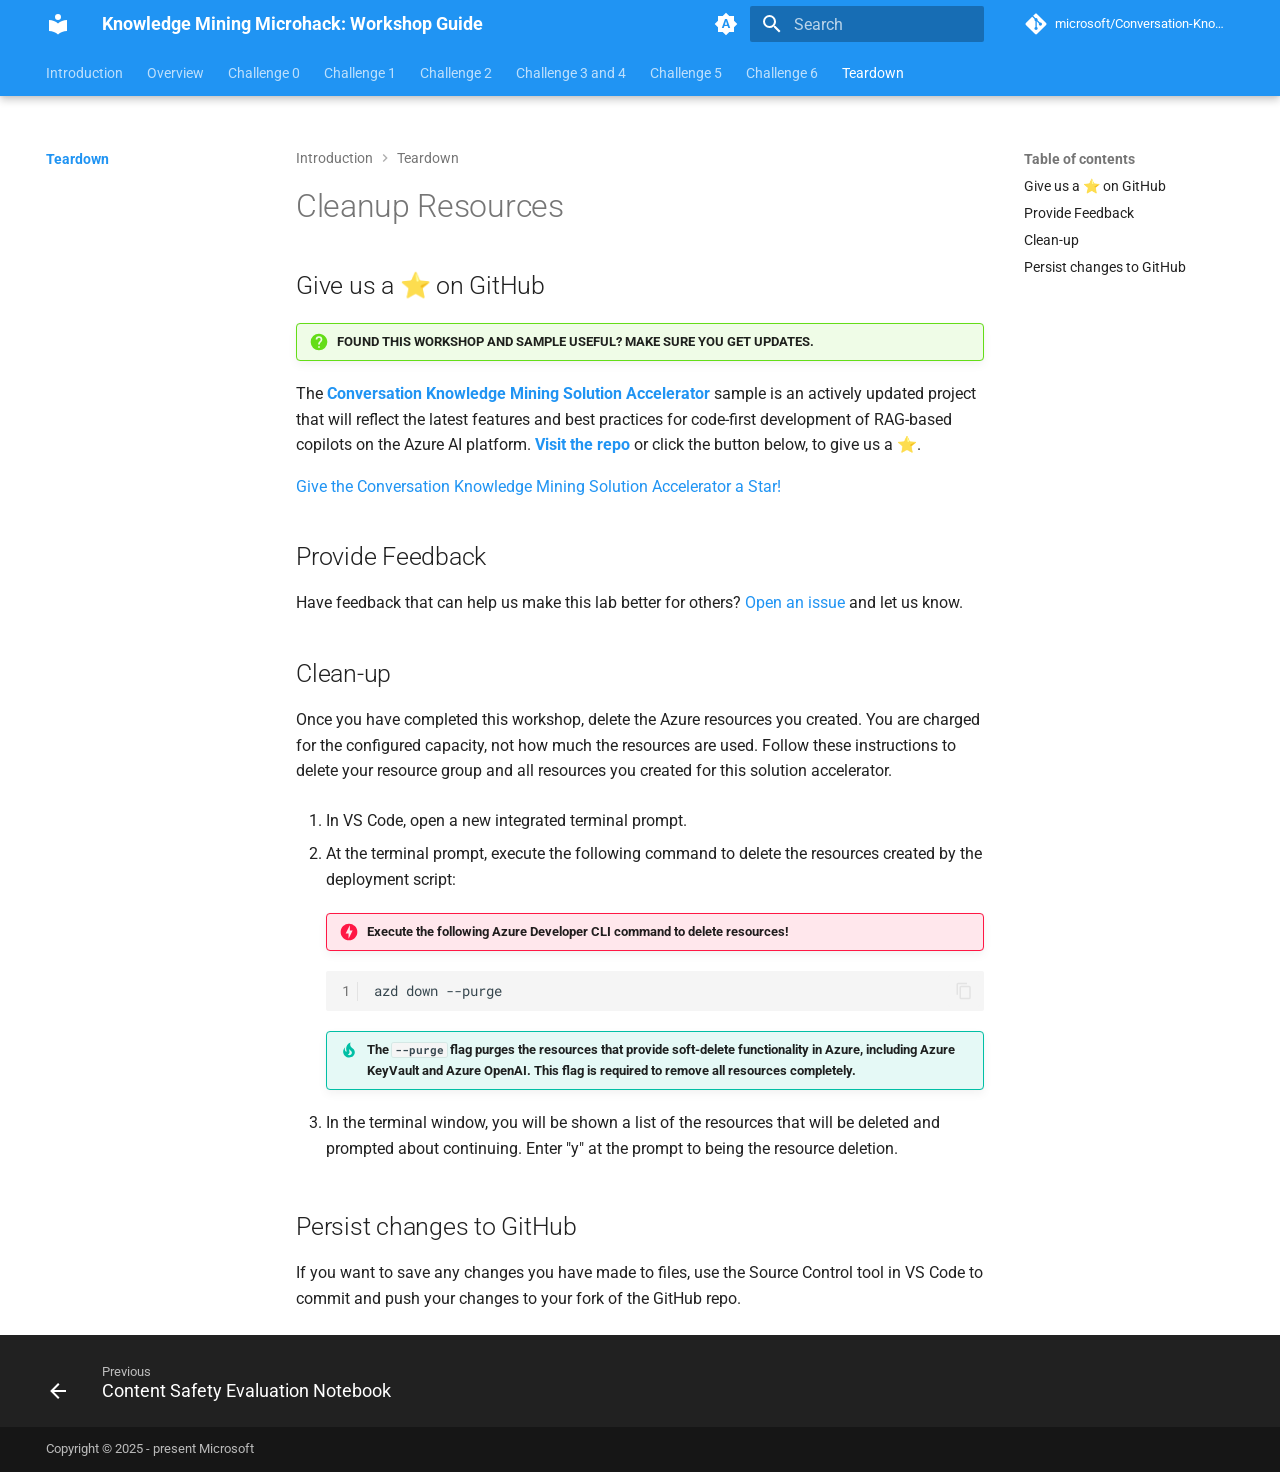
<file: workshop/Tear-Down/index.html>
<!doctype html>
<html lang="en" class="no-js">
  <head>
    
      <meta charset="utf-8">
      <meta name="viewport" content="width=device-width,initial-scale=1">
      
        <meta name="description" content="Knowlege mining AI solution accelerator for Azure OpenAI Service and Azure Cognitive Search.">
      
      
        <meta name="author" content="bsanusi">
      
      
        <link rel="canonical" href="https://microsoft.github.io/Conversation-Knowledge-Mining-Solution-Accelerator/workshop/Tear-Down/">
      
      
        <link rel="prev" href="../Challenge-6/Content_safety_evaluation/">
      
      
      
        
      
      
      <link rel="icon" href="../../assets/images/favicon.png">
      <meta name="generator" content="mkdocs-1.6.1, mkdocs-material-9.7.6">
    
    
      
        <title>Overview - Knowledge Mining Microhack: Workshop Guide</title>
      
    
    
      <link rel="stylesheet" href="../../assets/stylesheets/main.484c7ddc.min.css">
      
        
        <link rel="stylesheet" href="../../assets/stylesheets/palette.ab4e12ef.min.css">
      
      


    
    
      
    
    
      
        
        
        <link rel="preconnect" href="https://fonts.gstatic.com" crossorigin>
        <link rel="stylesheet" href="https://fonts.googleapis.com/css?family=Roboto:300,300i,400,400i,700,700i%7CRoboto+Mono:400,400i,700,700i&display=fallback">
        <style>:root{--md-text-font:"Roboto";--md-code-font:"Roboto Mono"}</style>
      
    
    
    <script>__md_scope=new URL("../..",location),__md_hash=e=>[...e].reduce(((e,_)=>(e<<5)-e+_.charCodeAt(0)),0),__md_get=(e,_=localStorage,t=__md_scope)=>JSON.parse(_.getItem(t.pathname+"."+e)),__md_set=(e,_,t=localStorage,a=__md_scope)=>{try{t.setItem(a.pathname+"."+e,JSON.stringify(_))}catch(e){}}</script>
    
      

    
    
  </head>
  
  
    
    
      
    
    
    
    
    <body dir="ltr" data-md-color-scheme="default" data-md-color-primary="indigo" data-md-color-accent="indigo">
  
    
    <input class="md-toggle" data-md-toggle="drawer" type="checkbox" id="__drawer" autocomplete="off">
    <input class="md-toggle" data-md-toggle="search" type="checkbox" id="__search" autocomplete="off">
    <label class="md-overlay" for="__drawer"></label>
    <div data-md-component="skip">
      
        
        <a href="#cleanup-resources" class="md-skip">
          Skip to content
        </a>
      
    </div>
    <div data-md-component="announce">
      
    </div>
    
    
      

  

<header class="md-header md-header--shadow md-header--lifted" data-md-component="header">
  <nav class="md-header__inner md-grid" aria-label="Header">
    <a href="../.." title="Knowledge Mining Microhack: Workshop Guide" class="md-header__button md-logo" aria-label="Knowledge Mining Microhack: Workshop Guide" data-md-component="logo">
      
  
  <svg xmlns="http://www.w3.org/2000/svg" viewBox="0 0 24 24"><path d="M12 8a3 3 0 0 0 3-3 3 3 0 0 0-3-3 3 3 0 0 0-3 3 3 3 0 0 0 3 3m0 3.54C9.64 9.35 6.5 8 3 8v11c3.5 0 6.64 1.35 9 3.54 2.36-2.19 5.5-3.54 9-3.54V8c-3.5 0-6.64 1.35-9 3.54"/></svg>

    </a>
    <label class="md-header__button md-icon" for="__drawer">
      
      <svg xmlns="http://www.w3.org/2000/svg" viewBox="0 0 24 24"><path d="M3 6h18v2H3zm0 5h18v2H3zm0 5h18v2H3z"/></svg>
    </label>
    <div class="md-header__title" data-md-component="header-title">
      <div class="md-header__ellipsis">
        <div class="md-header__topic">
          <span class="md-ellipsis">
            Knowledge Mining Microhack: Workshop Guide
          </span>
        </div>
        <div class="md-header__topic" data-md-component="header-topic">
          <span class="md-ellipsis">
            
              Overview
            
          </span>
        </div>
      </div>
    </div>
    
      
        <form class="md-header__option" data-md-component="palette">
  
    
    
    
    <input class="md-option" data-md-color-media="(prefers-color-scheme)" data-md-color-scheme="default" data-md-color-primary="indigo" data-md-color-accent="indigo"  aria-label="Switch to light mode"  type="radio" name="__palette" id="__palette_0">
    
      <label class="md-header__button md-icon" title="Switch to light mode" for="__palette_1" hidden>
        <svg xmlns="http://www.w3.org/2000/svg" viewBox="0 0 24 24"><path d="m14.3 16-.7-2h-3.2l-.7 2H7.8L11 7h2l3.2 9zM20 8.69V4h-4.69L12 .69 8.69 4H4v4.69L.69 12 4 15.31V20h4.69L12 23.31 15.31 20H20v-4.69L23.31 12zm-9.15 3.96h2.3L12 9z"/></svg>
      </label>
    
  
    
    
    
    <input class="md-option" data-md-color-media="(prefers-color-scheme: light)" data-md-color-scheme="default" data-md-color-primary="blue" data-md-color-accent="pink"  aria-label="Switch to dark mode"  type="radio" name="__palette" id="__palette_1">
    
      <label class="md-header__button md-icon" title="Switch to dark mode" for="__palette_2" hidden>
        <svg xmlns="http://www.w3.org/2000/svg" viewBox="0 0 24 24"><path d="M10 2c-1.82 0-3.53.5-5 1.35C8 5.08 10 8.3 10 12s-2 6.92-5 8.65C6.47 21.5 8.18 22 10 22a10 10 0 0 0 10-10A10 10 0 0 0 10 2"/></svg>
      </label>
    
  
    
    
    
    <input class="md-option" data-md-color-media="(prefers-color-scheme: dark)" data-md-color-scheme="slate" data-md-color-primary="blue-gray" data-md-color-accent="dark-blue"  aria-label="Switch to system mode"  type="radio" name="__palette" id="__palette_2">
    
      <label class="md-header__button md-icon" title="Switch to system mode" for="__palette_0" hidden>
        <svg xmlns="http://www.w3.org/2000/svg" viewBox="0 0 24 24"><path d="M12 18c-.89 0-1.74-.2-2.5-.55C11.56 16.5 13 14.42 13 12s-1.44-4.5-3.5-5.45C10.26 6.2 11.11 6 12 6a6 6 0 0 1 6 6 6 6 0 0 1-6 6m8-9.31V4h-4.69L12 .69 8.69 4H4v4.69L.69 12 4 15.31V20h4.69L12 23.31 15.31 20H20v-4.69L23.31 12z"/></svg>
      </label>
    
  
</form>
      
    
    
      <script>var palette=__md_get("__palette");if(palette&&palette.color){if("(prefers-color-scheme)"===palette.color.media){var media=matchMedia("(prefers-color-scheme: light)"),input=document.querySelector(media.matches?"[data-md-color-media='(prefers-color-scheme: light)']":"[data-md-color-media='(prefers-color-scheme: dark)']");palette.color.media=input.getAttribute("data-md-color-media"),palette.color.scheme=input.getAttribute("data-md-color-scheme"),palette.color.primary=input.getAttribute("data-md-color-primary"),palette.color.accent=input.getAttribute("data-md-color-accent")}for(var[key,value]of Object.entries(palette.color))document.body.setAttribute("data-md-color-"+key,value)}</script>
    
    
    
      
      
        <label class="md-header__button md-icon" for="__search">
          
          <svg xmlns="http://www.w3.org/2000/svg" viewBox="0 0 24 24"><path d="M9.5 3A6.5 6.5 0 0 1 16 9.5c0 1.61-.59 3.09-1.56 4.23l.27.27h.79l5 5-1.5 1.5-5-5v-.79l-.27-.27A6.52 6.52 0 0 1 9.5 16 6.5 6.5 0 0 1 3 9.5 6.5 6.5 0 0 1 9.5 3m0 2C7 5 5 7 5 9.5S7 14 9.5 14 14 12 14 9.5 12 5 9.5 5"/></svg>
        </label>
        <div class="md-search" data-md-component="search" role="dialog">
  <label class="md-search__overlay" for="__search"></label>
  <div class="md-search__inner" role="search">
    <form class="md-search__form" name="search">
      <input type="text" class="md-search__input" name="query" aria-label="Search" placeholder="Search" autocapitalize="off" autocorrect="off" autocomplete="off" spellcheck="false" data-md-component="search-query" required>
      <label class="md-search__icon md-icon" for="__search">
        
        <svg xmlns="http://www.w3.org/2000/svg" viewBox="0 0 24 24"><path d="M9.5 3A6.5 6.5 0 0 1 16 9.5c0 1.61-.59 3.09-1.56 4.23l.27.27h.79l5 5-1.5 1.5-5-5v-.79l-.27-.27A6.52 6.52 0 0 1 9.5 16 6.5 6.5 0 0 1 3 9.5 6.5 6.5 0 0 1 9.5 3m0 2C7 5 5 7 5 9.5S7 14 9.5 14 14 12 14 9.5 12 5 9.5 5"/></svg>
        
        <svg xmlns="http://www.w3.org/2000/svg" viewBox="0 0 24 24"><path d="M20 11v2H8l5.5 5.5-1.42 1.42L4.16 12l7.92-7.92L13.5 5.5 8 11z"/></svg>
      </label>
      <nav class="md-search__options" aria-label="Search">
        
        <button type="reset" class="md-search__icon md-icon" title="Clear" aria-label="Clear" tabindex="-1">
          
          <svg xmlns="http://www.w3.org/2000/svg" viewBox="0 0 24 24"><path d="M19 6.41 17.59 5 12 10.59 6.41 5 5 6.41 10.59 12 5 17.59 6.41 19 12 13.41 17.59 19 19 17.59 13.41 12z"/></svg>
        </button>
      </nav>
      
    </form>
    <div class="md-search__output">
      <div class="md-search__scrollwrap" tabindex="0" data-md-scrollfix>
        <div class="md-search-result" data-md-component="search-result">
          <div class="md-search-result__meta">
            Initializing search
          </div>
          <ol class="md-search-result__list" role="presentation"></ol>
        </div>
      </div>
    </div>
  </div>
</div>
      
    
    
      <div class="md-header__source">
        <a href="https://github.com/microsoft/Conversation-Knowledge-Mining-Solution-Accelerator" title="Go to repository" class="md-source" data-md-component="source">
  <div class="md-source__icon md-icon">
    
    <svg xmlns="http://www.w3.org/2000/svg" viewBox="0 0 448 512"><!--! Font Awesome Free 7.1.0 by @fontawesome - https://fontawesome.com License - https://fontawesome.com/license/free (Icons: CC BY 4.0, Fonts: SIL OFL 1.1, Code: MIT License) Copyright 2025 Fonticons, Inc.--><path d="M439.6 236.1 244 40.5c-5.4-5.5-12.8-8.5-20.4-8.5s-15 3-20.4 8.4L162.5 81l51.5 51.5c27.1-9.1 52.7 16.8 43.4 43.7l49.7 49.7c34.2-11.8 61.2 31 35.5 56.7-26.5 26.5-70.2-2.9-56-37.3L240.3 199v121.9c25.3 12.5 22.3 41.8 9.1 55-6.4 6.4-15.2 10.1-24.3 10.1s-17.8-3.6-24.3-10.1c-17.6-17.6-11.1-46.9 11.2-56v-123c-20.8-8.5-24.6-30.7-18.6-45L142.6 101 8.5 235.1C3 240.6 0 247.9 0 255.5s3 15 8.5 20.4l195.6 195.7c5.4 5.4 12.7 8.4 20.4 8.4s15-3 20.4-8.4l194.7-194.7c5.4-5.4 8.4-12.8 8.4-20.4s-3-15-8.4-20.4"/></svg>
  </div>
  <div class="md-source__repository">
    microsoft/Conversation-Knowledge-Mining-Solution-Accelerator
  </div>
</a>
      </div>
    
  </nav>
  
    
      
<nav class="md-tabs" aria-label="Tabs" data-md-component="tabs">
  <div class="md-grid">
    <ul class="md-tabs__list">
      
        
  
  
  
  
    <li class="md-tabs__item">
      <a href="../.." class="md-tabs__link">
        
  
  
    
  
  Introduction

      </a>
    </li>
  

      
        
  
  
  
  
    <li class="md-tabs__item">
      <a href="../00-Use-Case-Scenerio/" class="md-tabs__link">
        
  
  
    
  
  Overview

      </a>
    </li>
  

      
        
  
  
  
  
    
    
      <li class="md-tabs__item">
        <a href="../Challenge-0/" class="md-tabs__link">
          
  
  
    
  
  Challenge 0

        </a>
      </li>
    
  

      
        
  
  
  
  
    
    
      <li class="md-tabs__item">
        <a href="../Challenge-1/Solution_Overview/" class="md-tabs__link">
          
  
  
    
  
  Challenge 1

        </a>
      </li>
    
  

      
        
  
  
  
  
    
    
      <li class="md-tabs__item">
        <a href="../Challenge-2/" class="md-tabs__link">
          
  
  
    
  
  Challenge 2

        </a>
      </li>
    
  

      
        
  
  
  
  
    
    
      <li class="md-tabs__item">
        <a href="../Challenge-3-and-4/" class="md-tabs__link">
          
  
  
    
  
  Challenge 3 and 4

        </a>
      </li>
    
  

      
        
  
  
  
  
    
    
      <li class="md-tabs__item">
        <a href="../Challenge-5/" class="md-tabs__link">
          
  
  
    
  
  Challenge 5

        </a>
      </li>
    
  

      
        
  
  
  
  
    
    
      <li class="md-tabs__item">
        <a href="../Challenge-6/" class="md-tabs__link">
          
  
  
    
  
  Challenge 6

        </a>
      </li>
    
  

      
        
  
  
  
    
  
  
    
    
      <li class="md-tabs__item md-tabs__item--active">
        <a href="./" class="md-tabs__link">
          
  
  
    
  
  Teardown

        </a>
      </li>
    
  

      
    </ul>
  </div>
</nav>
    
  
</header>
    
    <div class="md-container" data-md-component="container">
      
      
        
      
      <main class="md-main" data-md-component="main">
        <div class="md-main__inner md-grid">
          
            
              
              <div class="md-sidebar md-sidebar--primary" data-md-component="sidebar" data-md-type="navigation" >
                <div class="md-sidebar__scrollwrap">
                  <div class="md-sidebar__inner">
                    


  


<nav class="md-nav md-nav--primary md-nav--lifted" aria-label="Navigation" data-md-level="0">
  <label class="md-nav__title" for="__drawer">
    <a href="../.." title="Knowledge Mining Microhack: Workshop Guide" class="md-nav__button md-logo" aria-label="Knowledge Mining Microhack: Workshop Guide" data-md-component="logo">
      
  
  <svg xmlns="http://www.w3.org/2000/svg" viewBox="0 0 24 24"><path d="M12 8a3 3 0 0 0 3-3 3 3 0 0 0-3-3 3 3 0 0 0-3 3 3 3 0 0 0 3 3m0 3.54C9.64 9.35 6.5 8 3 8v11c3.5 0 6.64 1.35 9 3.54 2.36-2.19 5.5-3.54 9-3.54V8c-3.5 0-6.64 1.35-9 3.54"/></svg>

    </a>
    Knowledge Mining Microhack: Workshop Guide
  </label>
  
    <div class="md-nav__source">
      <a href="https://github.com/microsoft/Conversation-Knowledge-Mining-Solution-Accelerator" title="Go to repository" class="md-source" data-md-component="source">
  <div class="md-source__icon md-icon">
    
    <svg xmlns="http://www.w3.org/2000/svg" viewBox="0 0 448 512"><!--! Font Awesome Free 7.1.0 by @fontawesome - https://fontawesome.com License - https://fontawesome.com/license/free (Icons: CC BY 4.0, Fonts: SIL OFL 1.1, Code: MIT License) Copyright 2025 Fonticons, Inc.--><path d="M439.6 236.1 244 40.5c-5.4-5.5-12.8-8.5-20.4-8.5s-15 3-20.4 8.4L162.5 81l51.5 51.5c27.1-9.1 52.7 16.8 43.4 43.7l49.7 49.7c34.2-11.8 61.2 31 35.5 56.7-26.5 26.5-70.2-2.9-56-37.3L240.3 199v121.9c25.3 12.5 22.3 41.8 9.1 55-6.4 6.4-15.2 10.1-24.3 10.1s-17.8-3.6-24.3-10.1c-17.6-17.6-11.1-46.9 11.2-56v-123c-20.8-8.5-24.6-30.7-18.6-45L142.6 101 8.5 235.1C3 240.6 0 247.9 0 255.5s3 15 8.5 20.4l195.6 195.7c5.4 5.4 12.7 8.4 20.4 8.4s15-3 20.4-8.4l194.7-194.7c5.4-5.4 8.4-12.8 8.4-20.4s-3-15-8.4-20.4"/></svg>
  </div>
  <div class="md-source__repository">
    microsoft/Conversation-Knowledge-Mining-Solution-Accelerator
  </div>
</a>
    </div>
  
  <ul class="md-nav__list" data-md-scrollfix>
    
      
      
  
  
  
  
    <li class="md-nav__item">
      <a href="../.." class="md-nav__link">
        
  
  
  <span class="md-ellipsis">
    
  
    Introduction
  

    
  </span>
  
  

      </a>
    </li>
  

    
      
      
  
  
  
  
    <li class="md-nav__item">
      <a href="../00-Use-Case-Scenerio/" class="md-nav__link">
        
  
  
  <span class="md-ellipsis">
    
  
    Overview
  

    
  </span>
  
  

      </a>
    </li>
  

    
      
      
  
  
  
  
    
    
      
        
          
        
      
        
      
    
    
    
      
      
    
    
    <li class="md-nav__item md-nav__item--nested">
      
        
        
          
        
        <input class="md-nav__toggle md-toggle md-toggle--indeterminate" type="checkbox" id="__nav_3" >
        
          
          <div class="md-nav__link md-nav__container">
            <a href="../Challenge-0/" class="md-nav__link ">
              
  
  
  <span class="md-ellipsis">
    
  
    Challenge 0
  

    
  </span>
  
  

            </a>
            
              
              <label class="md-nav__link " for="__nav_3" id="__nav_3_label" tabindex="0">
                <span class="md-nav__icon md-icon"></span>
              </label>
            
          </div>
        
        <nav class="md-nav" data-md-level="1" aria-labelledby="__nav_3_label" aria-expanded="false">
          <label class="md-nav__title" for="__nav_3">
            <span class="md-nav__icon md-icon"></span>
            
  
    Challenge 0
  

          </label>
          <ul class="md-nav__list" data-md-scrollfix>
            
              
            
              
                
  
  
  
  
    <li class="md-nav__item">
      <a href="../Challenge-0/CU-Challenge/" class="md-nav__link">
        
  
  
  <span class="md-ellipsis">
    
  
    CU-AI Foundry
  

    
  </span>
  
  

      </a>
    </li>
  

              
            
          </ul>
        </nav>
      
    </li>
  

    
      
      
  
  
  
  
    
    
      
        
      
        
      
        
      
        
      
        
      
        
      
    
    
    
      
      
    
    
    <li class="md-nav__item md-nav__item--nested">
      
        
        
          
        
        <input class="md-nav__toggle md-toggle md-toggle--indeterminate" type="checkbox" id="__nav_4" >
        
          
          <label class="md-nav__link" for="__nav_4" id="__nav_4_label" tabindex="0">
            
  
  
  <span class="md-ellipsis">
    
  
    Challenge 1
  

    
  </span>
  
  

            <span class="md-nav__icon md-icon"></span>
          </label>
        
        <nav class="md-nav" data-md-level="1" aria-labelledby="__nav_4_label" aria-expanded="false">
          <label class="md-nav__title" for="__nav_4">
            <span class="md-nav__icon md-icon"></span>
            
  
    Challenge 1
  

          </label>
          <ul class="md-nav__list" data-md-scrollfix>
            
              
                
  
  
  
  
    <li class="md-nav__item">
      <a href="../Challenge-1/Solution_Overview/" class="md-nav__link">
        
  
  
  <span class="md-ellipsis">
    
  
    Solution Overview
  

    
  </span>
  
  

      </a>
    </li>
  

              
            
              
                
  
  
  
  
    <li class="md-nav__item">
      <a href="../Challenge-1/Deployment/" class="md-nav__link">
        
  
  
  <span class="md-ellipsis">
    
  
    Deployment
  

    
  </span>
  
  

      </a>
    </li>
  

              
            
              
                
  
  
  
  
    <li class="md-nav__item">
      <a href="../Challenge-1/Code_Walkthrough/01_Data_Explore/" class="md-nav__link">
        
  
  
  <span class="md-ellipsis">
    
  
    Explore Data
  

    
  </span>
  
  

      </a>
    </li>
  

              
            
              
                
  
  
  
  
    <li class="md-nav__item">
      <a href="../Challenge-1/Code_Walkthrough/02_Frontend/" class="md-nav__link">
        
  
  
  <span class="md-ellipsis">
    
  
    Frontend
  

    
  </span>
  
  

      </a>
    </li>
  

              
            
              
                
  
  
  
  
    <li class="md-nav__item">
      <a href="../Challenge-1/Code_Walkthrough/03_Backend/" class="md-nav__link">
        
  
  
  <span class="md-ellipsis">
    
  
    Backend
  

    
  </span>
  
  

      </a>
    </li>
  

              
            
              
                
  
  
  
  
    <li class="md-nav__item">
      <a href="../Challenge-1/Code_Walkthrough/04_Api/" class="md-nav__link">
        
  
  
  <span class="md-ellipsis">
    
  
    API
  

    
  </span>
  
  

      </a>
    </li>
  

              
            
          </ul>
        </nav>
      
    </li>
  

    
      
      
  
  
  
  
    
    
      
        
          
        
      
    
    
    
      
      
    
    
    <li class="md-nav__item md-nav__item--nested">
      
        
        
          
        
        <input class="md-nav__toggle md-toggle md-toggle--indeterminate" type="checkbox" id="__nav_5" >
        
          
          <div class="md-nav__link md-nav__container">
            <a href="../Challenge-2/" class="md-nav__link ">
              
  
  
  <span class="md-ellipsis">
    
  
    Challenge 2
  

    
  </span>
  
  

            </a>
            
          </div>
        
        <nav class="md-nav" data-md-level="1" aria-labelledby="__nav_5_label" aria-expanded="false">
          <label class="md-nav__title" for="__nav_5">
            <span class="md-nav__icon md-icon"></span>
            
  
    Challenge 2
  

          </label>
          <ul class="md-nav__list" data-md-scrollfix>
            
              
            
          </ul>
        </nav>
      
    </li>
  

    
      
      
  
  
  
  
    
    
      
        
          
        
      
        
      
        
      
        
      
    
    
    
      
      
    
    
    <li class="md-nav__item md-nav__item--nested">
      
        
        
          
        
        <input class="md-nav__toggle md-toggle md-toggle--indeterminate" type="checkbox" id="__nav_6" >
        
          
          <div class="md-nav__link md-nav__container">
            <a href="../Challenge-3-and-4/" class="md-nav__link ">
              
  
  
  <span class="md-ellipsis">
    
  
    Challenge 3 and 4
  

    
  </span>
  
  

            </a>
            
              
              <label class="md-nav__link " for="__nav_6" id="__nav_6_label" tabindex="0">
                <span class="md-nav__icon md-icon"></span>
              </label>
            
          </div>
        
        <nav class="md-nav" data-md-level="1" aria-labelledby="__nav_6_label" aria-expanded="false">
          <label class="md-nav__title" for="__nav_6">
            <span class="md-nav__icon md-icon"></span>
            
  
    Challenge 3 and 4
  

          </label>
          <ul class="md-nav__list" data-md-scrollfix>
            
              
            
              
                
  
  
  
  
    <li class="md-nav__item">
      <a href="../Challenge-3-and-4/Challenge-3/" class="md-nav__link">
        
  
  
  <span class="md-ellipsis">
    
  
    Challenge 3
  

    
  </span>
  
  

      </a>
    </li>
  

              
            
              
                
  
  
  
  
    <li class="md-nav__item">
      <a href="../Challenge-3-and-4/Challenge-4/" class="md-nav__link">
        
  
  
  <span class="md-ellipsis">
    
  
    Challenge 4
  

    
  </span>
  
  

      </a>
    </li>
  

              
            
              
                
  
  
  
  
    <li class="md-nav__item">
      <a href="../Challenge-3-and-4/knowledge_mining_api/" class="md-nav__link">
        
  
  
  <span class="md-ellipsis">
    
  
    Knowledge Mining API Notebook
  

    
  </span>
  
  

      </a>
    </li>
  

              
            
          </ul>
        </nav>
      
    </li>
  

    
      
      
  
  
  
  
    
    
      
        
          
        
      
        
      
        
      
    
    
    
      
      
    
    
    <li class="md-nav__item md-nav__item--nested">
      
        
        
          
        
        <input class="md-nav__toggle md-toggle md-toggle--indeterminate" type="checkbox" id="__nav_7" >
        
          
          <div class="md-nav__link md-nav__container">
            <a href="../Challenge-5/" class="md-nav__link ">
              
  
  
  <span class="md-ellipsis">
    
  
    Challenge 5
  

    
  </span>
  
  

            </a>
            
              
              <label class="md-nav__link " for="__nav_7" id="__nav_7_label" tabindex="0">
                <span class="md-nav__icon md-icon"></span>
              </label>
            
          </div>
        
        <nav class="md-nav" data-md-level="1" aria-labelledby="__nav_7_label" aria-expanded="false">
          <label class="md-nav__title" for="__nav_7">
            <span class="md-nav__icon md-icon"></span>
            
  
    Challenge 5
  

          </label>
          <ul class="md-nav__list" data-md-scrollfix>
            
              
            
              
                
  
  
  
  
    <li class="md-nav__item">
      <a href="../Challenge-5/notebooks/video_chapter_generation/" class="md-nav__link">
        
  
  
  <span class="md-ellipsis">
    
  
    Video Chapters Generation
  

    
  </span>
  
  

      </a>
    </li>
  

              
            
              
                
  
  
  
  
    <li class="md-nav__item">
      <a href="../Challenge-5/notebooks/video_tag_generation/" class="md-nav__link">
        
  
  
  <span class="md-ellipsis">
    
  
    Video Tag Generation
  

    
  </span>
  
  

      </a>
    </li>
  

              
            
          </ul>
        </nav>
      
    </li>
  

    
      
      
  
  
  
  
    
    
      
        
          
        
      
        
      
    
    
    
      
      
    
    
    <li class="md-nav__item md-nav__item--nested">
      
        
        
          
        
        <input class="md-nav__toggle md-toggle md-toggle--indeterminate" type="checkbox" id="__nav_8" >
        
          
          <div class="md-nav__link md-nav__container">
            <a href="../Challenge-6/" class="md-nav__link ">
              
  
  
  <span class="md-ellipsis">
    
  
    Challenge 6
  

    
  </span>
  
  

            </a>
            
              
              <label class="md-nav__link " for="__nav_8" id="__nav_8_label" tabindex="0">
                <span class="md-nav__icon md-icon"></span>
              </label>
            
          </div>
        
        <nav class="md-nav" data-md-level="1" aria-labelledby="__nav_8_label" aria-expanded="false">
          <label class="md-nav__title" for="__nav_8">
            <span class="md-nav__icon md-icon"></span>
            
  
    Challenge 6
  

          </label>
          <ul class="md-nav__list" data-md-scrollfix>
            
              
            
              
                
  
  
  
  
    <li class="md-nav__item">
      <a href="../Challenge-6/Content_safety_evaluation/" class="md-nav__link">
        
  
  
  <span class="md-ellipsis">
    
  
    Content Safety Evaluation Notebook
  

    
  </span>
  
  

      </a>
    </li>
  

              
            
          </ul>
        </nav>
      
    </li>
  

    
      
      
  
  
    
  
  
  
    
    
      
        
          
        
      
    
    
    
      
        
        
      
      
    
    
    <li class="md-nav__item md-nav__item--active md-nav__item--section md-nav__item--nested">
      
        
        
        <input class="md-nav__toggle md-toggle " type="checkbox" id="__nav_9" checked>
        
          
          <div class="md-nav__link md-nav__container">
            <a href="./" class="md-nav__link md-nav__link--active">
              
  
  
  <span class="md-ellipsis">
    
  
    Teardown
  

    
  </span>
  
  

            </a>
            
          </div>
        
        <nav class="md-nav" data-md-level="1" aria-labelledby="__nav_9_label" aria-expanded="true">
          <label class="md-nav__title" for="__nav_9">
            <span class="md-nav__icon md-icon"></span>
            
  
    Teardown
  

          </label>
          <ul class="md-nav__list" data-md-scrollfix>
            
              
            
          </ul>
        </nav>
      
    </li>
  

    
  </ul>
</nav>
                  </div>
                </div>
              </div>
            
            
              
              <div class="md-sidebar md-sidebar--secondary" data-md-component="sidebar" data-md-type="toc" >
                <div class="md-sidebar__scrollwrap">
                  <div class="md-sidebar__inner">
                    

<nav class="md-nav md-nav--secondary" aria-label="Table of contents">
  
  
  
    
  
  
    <label class="md-nav__title" for="__toc">
      <span class="md-nav__icon md-icon"></span>
      Table of contents
    </label>
    <ul class="md-nav__list" data-md-component="toc" data-md-scrollfix>
      
        <li class="md-nav__item">
  <a href="#give-us-a-on-github" class="md-nav__link">
    <span class="md-ellipsis">
      
        Give us a ⭐️ on GitHub
      
    </span>
  </a>
  
</li>
      
        <li class="md-nav__item">
  <a href="#provide-feedback" class="md-nav__link">
    <span class="md-ellipsis">
      
        Provide Feedback
      
    </span>
  </a>
  
</li>
      
        <li class="md-nav__item">
  <a href="#clean-up" class="md-nav__link">
    <span class="md-ellipsis">
      
        Clean-up
      
    </span>
  </a>
  
</li>
      
        <li class="md-nav__item">
  <a href="#persist-changes-to-github" class="md-nav__link">
    <span class="md-ellipsis">
      
        Persist changes to GitHub
      
    </span>
  </a>
  
</li>
      
    </ul>
  
</nav>
                  </div>
                </div>
              </div>
            
          
          
            <div class="md-content" data-md-component="content">
              
                



  


  <nav class="md-path" aria-label="Navigation" >
    <ol class="md-path__list">
      
        
  
  
    <li class="md-path__item">
      <a href="../.." class="md-path__link">
        
  <span class="md-ellipsis">
    Introduction
  </span>

      </a>
    </li>
  

      
      
        
  
  
    
    
      <li class="md-path__item">
        <a href="./" class="md-path__link">
          
  <span class="md-ellipsis">
    Teardown
  </span>

        </a>
      </li>
    
  

      
    </ol>
  </nav>

              
              <article class="md-content__inner md-typeset">
                
                  


  
  


<h1 id="cleanup-resources">Cleanup Resources<a class="headerlink" href="#cleanup-resources" title="Permanent link">&para;</a></h1>
<h2 id="give-us-a-on-github">Give us a ⭐️ on GitHub<a class="headerlink" href="#give-us-a-on-github" title="Permanent link">&para;</a></h2>
<div class="admonition question">
<p class="admonition-title">FOUND THIS WORKSHOP AND SAMPLE USEFUL? MAKE SURE YOU GET UPDATES.</p>
</div>
<p>The <strong><a href="https://github.com/microsoft/Conversation-Knowledge-Mining-Solution-Accelerator">Conversation Knowledge Mining Solution Accelerator</a></strong> sample is an actively updated project that will reflect the latest features and best practices for code-first development of RAG-based copilots on the Azure AI platform. <strong><a href="https://github.com/microsoft/Conversation-Knowledge-Mining-Solution-Accelerator">Visit the repo</a></strong> or click the button below, to give us a ⭐️.</p>
<!-- Place this tag where you want the button to render. -->
<p><a class="github-button" href="https://github.com/microsoft/Conversation-Knowledge-Mining-Solution-Accelerator" data-color-scheme="no-preference: light; light: light; dark: dark;" data-size="large" data-show-count="true" aria-label="Star Conversation Knowledge Mining on GitHub"> Give the Conversation Knowledge Mining Solution Accelerator a Star!</a></p>
<h2 id="provide-feedback">Provide Feedback<a class="headerlink" href="#provide-feedback" title="Permanent link">&para;</a></h2>
<p>Have feedback that can help us make this lab better for others? <a href="https://github.com/microsoft/Conversation-Knowledge-Mining-Solution-Accelerator/issues">Open an issue</a> and let us know.</p>
<h2 id="clean-up">Clean-up<a class="headerlink" href="#clean-up" title="Permanent link">&para;</a></h2>
<p>Once you have completed this workshop, delete the Azure resources you created. You are charged for the configured capacity, not how much the resources are used. Follow these instructions to delete your resource group and all resources you created for this solution accelerator.</p>
<ol>
<li>
<p>In VS Code, open a new integrated terminal prompt.</p>
</li>
<li>
<p>At the terminal prompt, execute the following command to delete the resources created by the deployment script:</p>
<div class="admonition danger">
<p class="admonition-title">Execute the following Azure Developer CLI command to delete resources!</p>
</div>
<div class="highlight"><table class="highlighttable"><tr><td class="linenos"><div class="linenodiv"><pre><span></span><span class="normal">1</span></pre></div></td><td class="code"><div><pre><span></span><code>azd<span class="w"> </span>down<span class="w"> </span>--purge
</code></pre></div></td></tr></table></div>
<div class="admonition tip">
<p class="admonition-title">The <code>--purge</code> flag purges the resources that provide soft-delete functionality in Azure, including Azure KeyVault and Azure OpenAI. This flag is required to remove all resources completely.</p>
</div>
</li>
<li>
<p>In the terminal window, you will be shown a list of the resources that will be deleted and prompted about continuing. Enter "y" at the prompt to being the resource deletion.</p>
</li>
</ol>
<h2 id="persist-changes-to-github">Persist changes to GitHub<a class="headerlink" href="#persist-changes-to-github" title="Permanent link">&para;</a></h2>
<p>If you want to save any changes you have made to files, use the Source Control tool in VS Code to commit and push your changes to your fork of the GitHub repo.</p>












                
              </article>
            </div>
          
          
  <script>var tabs=__md_get("__tabs");if(Array.isArray(tabs))e:for(var set of document.querySelectorAll(".tabbed-set")){var labels=set.querySelector(".tabbed-labels");for(var tab of tabs)for(var label of labels.getElementsByTagName("label"))if(label.innerText.trim()===tab){var input=document.getElementById(label.htmlFor);input.checked=!0;continue e}}</script>

<script>var target=document.getElementById(location.hash.slice(1));target&&target.name&&(target.checked=target.name.startsWith("__tabbed_"))</script>
        </div>
        
          <button type="button" class="md-top md-icon" data-md-component="top" hidden>
  
  <svg xmlns="http://www.w3.org/2000/svg" viewBox="0 0 24 24"><path d="M13 20h-2V8l-5.5 5.5-1.42-1.42L12 4.16l7.92 7.92-1.42 1.42L13 8z"/></svg>
  Back to top
</button>
        
      </main>
      
        <footer class="md-footer">
  
    
      
      <nav class="md-footer__inner md-grid" aria-label="Footer" >
        
          
          <a href="../Challenge-6/Content_safety_evaluation/" class="md-footer__link md-footer__link--prev" aria-label="Previous: Content Safety Evaluation Notebook">
            <div class="md-footer__button md-icon">
              
              <svg xmlns="http://www.w3.org/2000/svg" viewBox="0 0 24 24"><path d="M20 11v2H8l5.5 5.5-1.42 1.42L4.16 12l7.92-7.92L13.5 5.5 8 11z"/></svg>
            </div>
            <div class="md-footer__title">
              <span class="md-footer__direction">
                Previous
              </span>
              <div class="md-ellipsis">
                Content Safety Evaluation Notebook
              </div>
            </div>
          </a>
        
        
      </nav>
    
  
  <div class="md-footer-meta md-typeset">
    <div class="md-footer-meta__inner md-grid">
      <div class="md-copyright">
  
    <div class="md-copyright__highlight">
      Copyright &copy; 2025 - present Microsoft

    </div>
  
  
</div>
      
    </div>
  </div>
</footer>
      
    </div>
    <div class="md-dialog" data-md-component="dialog">
      <div class="md-dialog__inner md-typeset"></div>
    </div>
    
      <div class="md-progress" data-md-component="progress" role="progressbar"></div>
    
    
    
      
      
      <script id="__config" type="application/json">{"annotate": null, "base": "../..", "features": ["navigation.instant", "navigation.expand", "navigation.instant.progress", "navigation.tracking", "navigation.tabs", "navigation.tabs.sticky", "navigation.path", "navigation.indexes", "navigation.top", "toc.follow", "navigation.footer", "content.code.copy", "content.tabs.link"], "search": "../../assets/javascripts/workers/search.2c215733.min.js", "tags": null, "translations": {"clipboard.copied": "Copied to clipboard", "clipboard.copy": "Copy to clipboard", "search.result.more.one": "1 more on this page", "search.result.more.other": "# more on this page", "search.result.none": "No matching documents", "search.result.one": "1 matching document", "search.result.other": "# matching documents", "search.result.placeholder": "Type to start searching", "search.result.term.missing": "Missing", "select.version": "Select version"}, "version": null}</script>
    
    
  <!-- Add scripts that need to run before here -->
  
      <script src="../../assets/javascripts/bundle.79ae519e.min.js"></script>
      
    
  <!-- Add scripts that need to run afterwards here -->

    <!-- Place this tag in your head or just before your close body tag. -->
    <script async defer src="https://buttons.github.io/buttons.js"></script>
    

  </body>
</html>
</file>
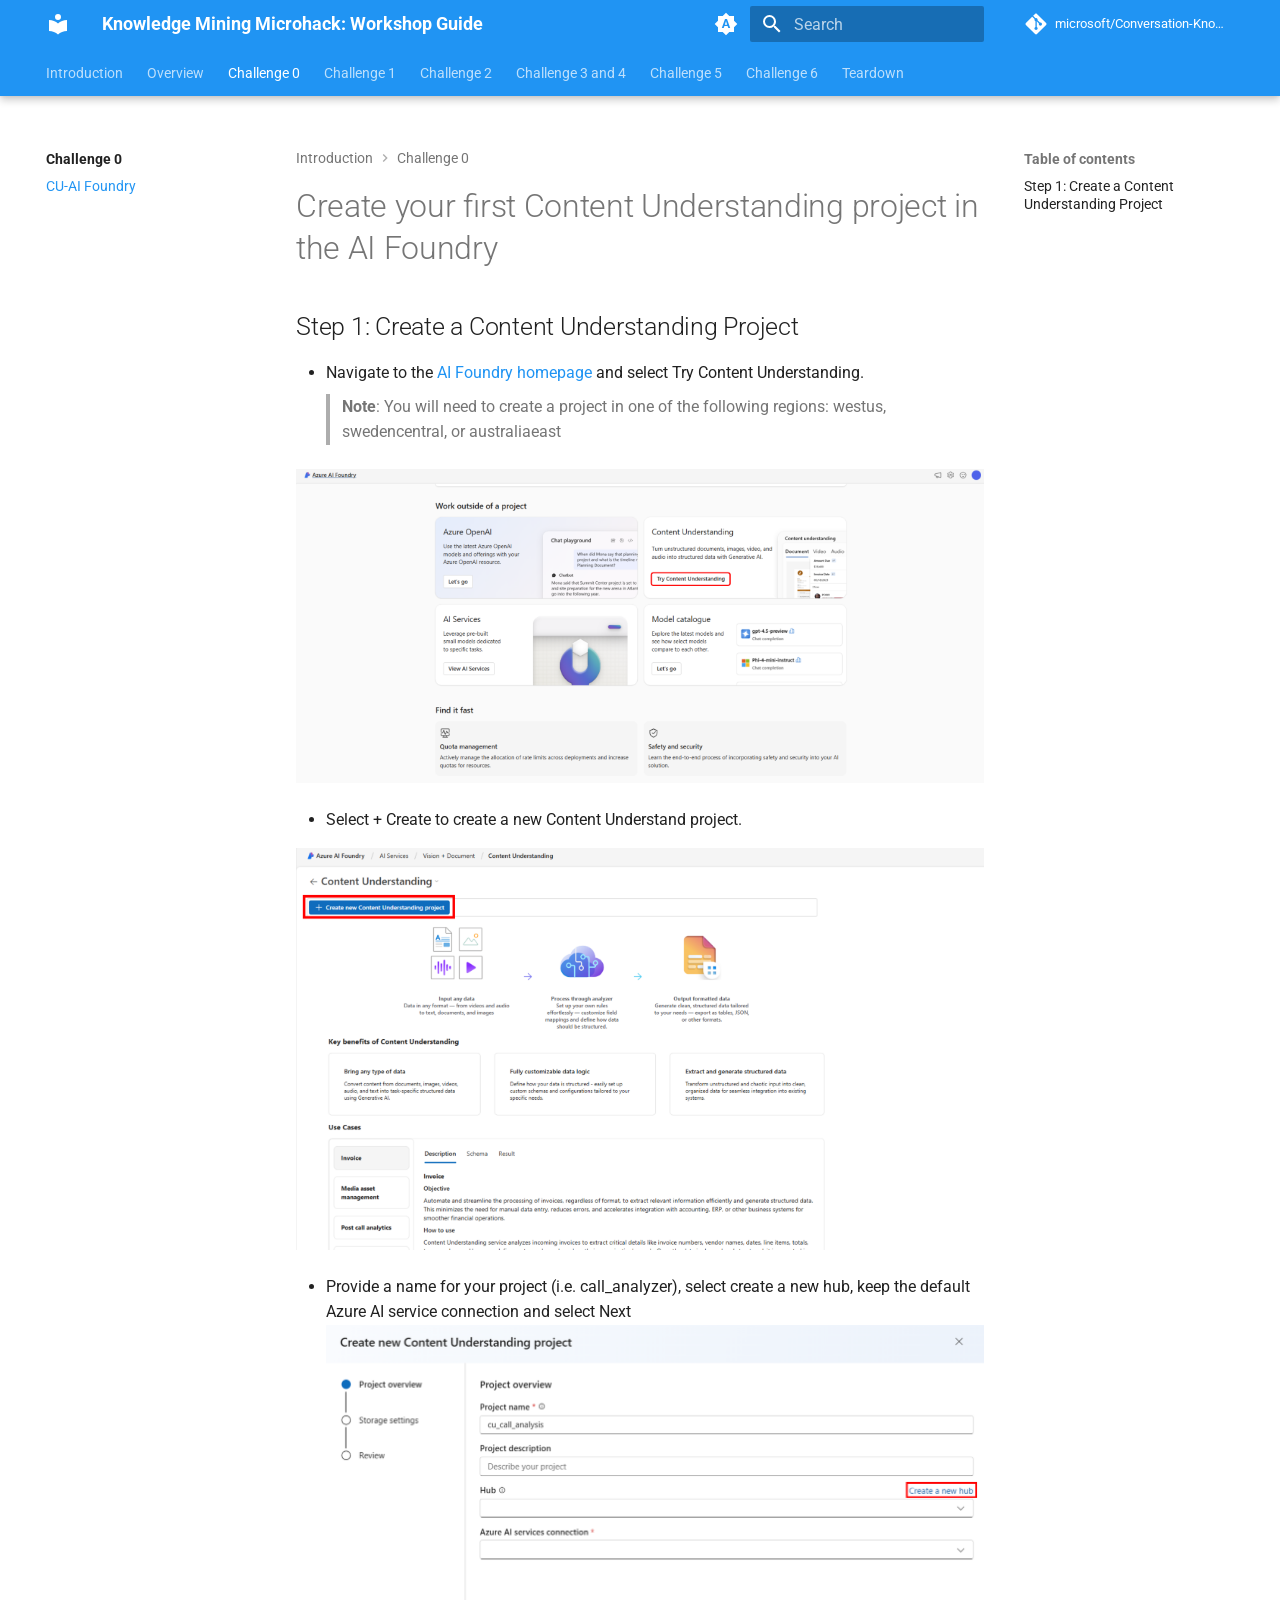
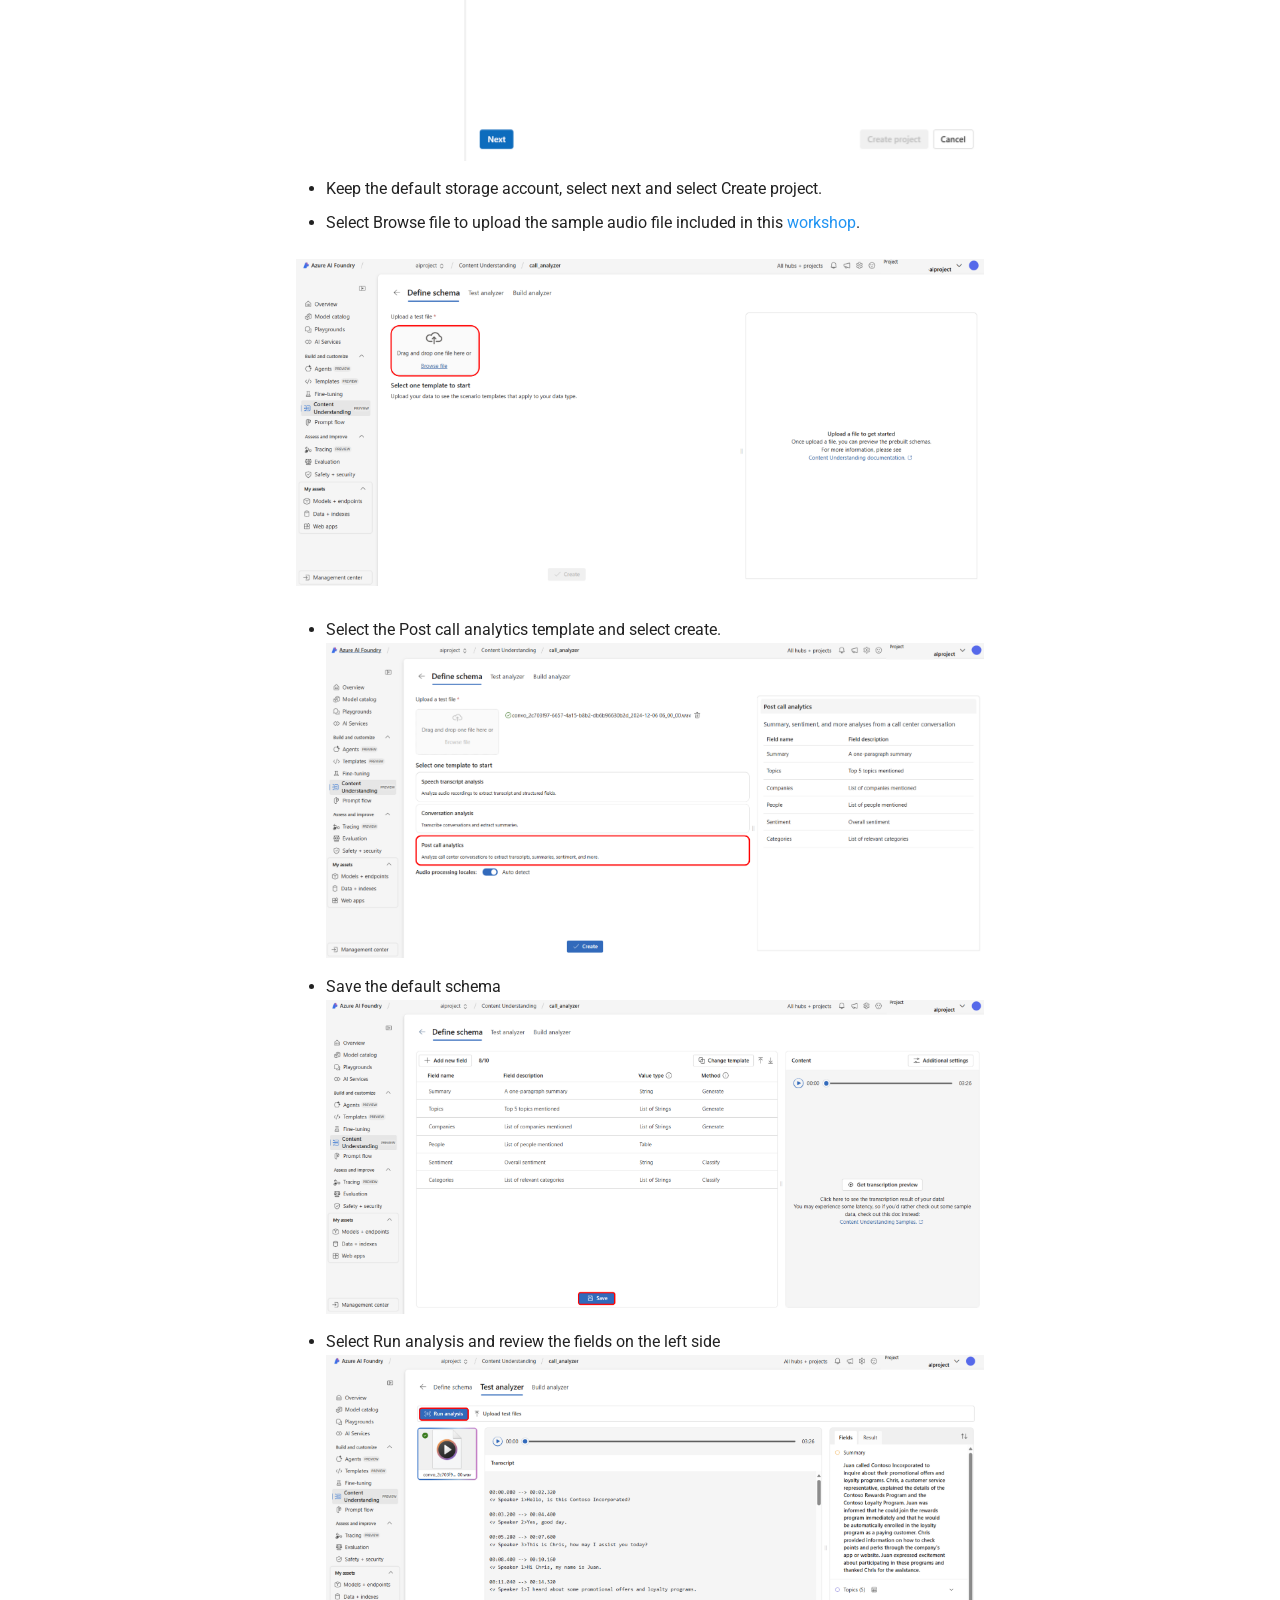
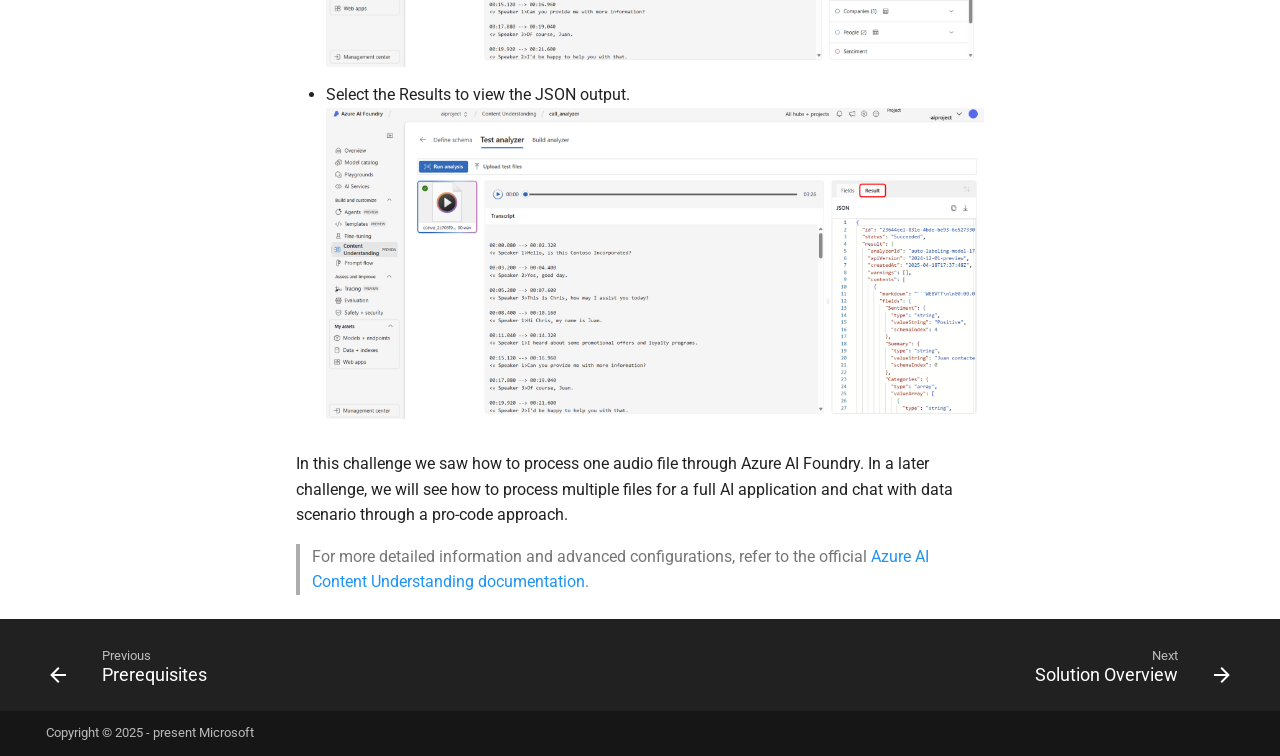
<file: workshop/Challenge-0/CU-Challenge/index.html>
<!doctype html>
<html lang="en" class="no-js">
  <head>
    
      <meta charset="utf-8">
      <meta name="viewport" content="width=device-width,initial-scale=1">
      
        <meta name="description" content="Knowlege mining AI solution accelerator for Azure OpenAI Service and Azure Cognitive Search.">
      
      
        <meta name="author" content="bsanusi">
      
      
        <link rel="canonical" href="https://microsoft.github.io/Conversation-Knowledge-Mining-Solution-Accelerator/workshop/Challenge-0/CU-Challenge/">
      
      
        <link rel="prev" href="../">
      
      
        <link rel="next" href="../../Challenge-1/Solution_Overview/">
      
      
        
      
      
      <link rel="icon" href="../../../assets/images/favicon.png">
      <meta name="generator" content="mkdocs-1.6.1, mkdocs-material-9.7.6">
    
    
      
        <title>CU-AI Foundry - Knowledge Mining Microhack: Workshop Guide</title>
      
    
    
      <link rel="stylesheet" href="../../../assets/stylesheets/main.484c7ddc.min.css">
      
        
        <link rel="stylesheet" href="../../../assets/stylesheets/palette.ab4e12ef.min.css">
      
      


    
    
      
    
    
      
        
        
        <link rel="preconnect" href="https://fonts.gstatic.com" crossorigin>
        <link rel="stylesheet" href="https://fonts.googleapis.com/css?family=Roboto:300,300i,400,400i,700,700i%7CRoboto+Mono:400,400i,700,700i&display=fallback">
        <style>:root{--md-text-font:"Roboto";--md-code-font:"Roboto Mono"}</style>
      
    
    
    <script>__md_scope=new URL("../../..",location),__md_hash=e=>[...e].reduce(((e,_)=>(e<<5)-e+_.charCodeAt(0)),0),__md_get=(e,_=localStorage,t=__md_scope)=>JSON.parse(_.getItem(t.pathname+"."+e)),__md_set=(e,_,t=localStorage,a=__md_scope)=>{try{t.setItem(a.pathname+"."+e,JSON.stringify(_))}catch(e){}}</script>
    
      

    
    
  </head>
  
  
    
    
      
    
    
    
    
    <body dir="ltr" data-md-color-scheme="default" data-md-color-primary="indigo" data-md-color-accent="indigo">
  
    
    <input class="md-toggle" data-md-toggle="drawer" type="checkbox" id="__drawer" autocomplete="off">
    <input class="md-toggle" data-md-toggle="search" type="checkbox" id="__search" autocomplete="off">
    <label class="md-overlay" for="__drawer"></label>
    <div data-md-component="skip">
      
        
        <a href="#create-your-first-content-understanding-project-in-the-ai-foundry" class="md-skip">
          Skip to content
        </a>
      
    </div>
    <div data-md-component="announce">
      
    </div>
    
    
      

  

<header class="md-header md-header--shadow md-header--lifted" data-md-component="header">
  <nav class="md-header__inner md-grid" aria-label="Header">
    <a href="../../.." title="Knowledge Mining Microhack: Workshop Guide" class="md-header__button md-logo" aria-label="Knowledge Mining Microhack: Workshop Guide" data-md-component="logo">
      
  
  <svg xmlns="http://www.w3.org/2000/svg" viewBox="0 0 24 24"><path d="M12 8a3 3 0 0 0 3-3 3 3 0 0 0-3-3 3 3 0 0 0-3 3 3 3 0 0 0 3 3m0 3.54C9.64 9.35 6.5 8 3 8v11c3.5 0 6.64 1.35 9 3.54 2.36-2.19 5.5-3.54 9-3.54V8c-3.5 0-6.64 1.35-9 3.54"/></svg>

    </a>
    <label class="md-header__button md-icon" for="__drawer">
      
      <svg xmlns="http://www.w3.org/2000/svg" viewBox="0 0 24 24"><path d="M3 6h18v2H3zm0 5h18v2H3zm0 5h18v2H3z"/></svg>
    </label>
    <div class="md-header__title" data-md-component="header-title">
      <div class="md-header__ellipsis">
        <div class="md-header__topic">
          <span class="md-ellipsis">
            Knowledge Mining Microhack: Workshop Guide
          </span>
        </div>
        <div class="md-header__topic" data-md-component="header-topic">
          <span class="md-ellipsis">
            
              CU-AI Foundry
            
          </span>
        </div>
      </div>
    </div>
    
      
        <form class="md-header__option" data-md-component="palette">
  
    
    
    
    <input class="md-option" data-md-color-media="(prefers-color-scheme)" data-md-color-scheme="default" data-md-color-primary="indigo" data-md-color-accent="indigo"  aria-label="Switch to light mode"  type="radio" name="__palette" id="__palette_0">
    
      <label class="md-header__button md-icon" title="Switch to light mode" for="__palette_1" hidden>
        <svg xmlns="http://www.w3.org/2000/svg" viewBox="0 0 24 24"><path d="m14.3 16-.7-2h-3.2l-.7 2H7.8L11 7h2l3.2 9zM20 8.69V4h-4.69L12 .69 8.69 4H4v4.69L.69 12 4 15.31V20h4.69L12 23.31 15.31 20H20v-4.69L23.31 12zm-9.15 3.96h2.3L12 9z"/></svg>
      </label>
    
  
    
    
    
    <input class="md-option" data-md-color-media="(prefers-color-scheme: light)" data-md-color-scheme="default" data-md-color-primary="blue" data-md-color-accent="pink"  aria-label="Switch to dark mode"  type="radio" name="__palette" id="__palette_1">
    
      <label class="md-header__button md-icon" title="Switch to dark mode" for="__palette_2" hidden>
        <svg xmlns="http://www.w3.org/2000/svg" viewBox="0 0 24 24"><path d="M10 2c-1.82 0-3.53.5-5 1.35C8 5.08 10 8.3 10 12s-2 6.92-5 8.65C6.47 21.5 8.18 22 10 22a10 10 0 0 0 10-10A10 10 0 0 0 10 2"/></svg>
      </label>
    
  
    
    
    
    <input class="md-option" data-md-color-media="(prefers-color-scheme: dark)" data-md-color-scheme="slate" data-md-color-primary="blue-gray" data-md-color-accent="dark-blue"  aria-label="Switch to system mode"  type="radio" name="__palette" id="__palette_2">
    
      <label class="md-header__button md-icon" title="Switch to system mode" for="__palette_0" hidden>
        <svg xmlns="http://www.w3.org/2000/svg" viewBox="0 0 24 24"><path d="M12 18c-.89 0-1.74-.2-2.5-.55C11.56 16.5 13 14.42 13 12s-1.44-4.5-3.5-5.45C10.26 6.2 11.11 6 12 6a6 6 0 0 1 6 6 6 6 0 0 1-6 6m8-9.31V4h-4.69L12 .69 8.69 4H4v4.69L.69 12 4 15.31V20h4.69L12 23.31 15.31 20H20v-4.69L23.31 12z"/></svg>
      </label>
    
  
</form>
      
    
    
      <script>var palette=__md_get("__palette");if(palette&&palette.color){if("(prefers-color-scheme)"===palette.color.media){var media=matchMedia("(prefers-color-scheme: light)"),input=document.querySelector(media.matches?"[data-md-color-media='(prefers-color-scheme: light)']":"[data-md-color-media='(prefers-color-scheme: dark)']");palette.color.media=input.getAttribute("data-md-color-media"),palette.color.scheme=input.getAttribute("data-md-color-scheme"),palette.color.primary=input.getAttribute("data-md-color-primary"),palette.color.accent=input.getAttribute("data-md-color-accent")}for(var[key,value]of Object.entries(palette.color))document.body.setAttribute("data-md-color-"+key,value)}</script>
    
    
    
      
      
        <label class="md-header__button md-icon" for="__search">
          
          <svg xmlns="http://www.w3.org/2000/svg" viewBox="0 0 24 24"><path d="M9.5 3A6.5 6.5 0 0 1 16 9.5c0 1.61-.59 3.09-1.56 4.23l.27.27h.79l5 5-1.5 1.5-5-5v-.79l-.27-.27A6.52 6.52 0 0 1 9.5 16 6.5 6.5 0 0 1 3 9.5 6.5 6.5 0 0 1 9.5 3m0 2C7 5 5 7 5 9.5S7 14 9.5 14 14 12 14 9.5 12 5 9.5 5"/></svg>
        </label>
        <div class="md-search" data-md-component="search" role="dialog">
  <label class="md-search__overlay" for="__search"></label>
  <div class="md-search__inner" role="search">
    <form class="md-search__form" name="search">
      <input type="text" class="md-search__input" name="query" aria-label="Search" placeholder="Search" autocapitalize="off" autocorrect="off" autocomplete="off" spellcheck="false" data-md-component="search-query" required>
      <label class="md-search__icon md-icon" for="__search">
        
        <svg xmlns="http://www.w3.org/2000/svg" viewBox="0 0 24 24"><path d="M9.5 3A6.5 6.5 0 0 1 16 9.5c0 1.61-.59 3.09-1.56 4.23l.27.27h.79l5 5-1.5 1.5-5-5v-.79l-.27-.27A6.52 6.52 0 0 1 9.5 16 6.5 6.5 0 0 1 3 9.5 6.5 6.5 0 0 1 9.5 3m0 2C7 5 5 7 5 9.5S7 14 9.5 14 14 12 14 9.5 12 5 9.5 5"/></svg>
        
        <svg xmlns="http://www.w3.org/2000/svg" viewBox="0 0 24 24"><path d="M20 11v2H8l5.5 5.5-1.42 1.42L4.16 12l7.92-7.92L13.5 5.5 8 11z"/></svg>
      </label>
      <nav class="md-search__options" aria-label="Search">
        
        <button type="reset" class="md-search__icon md-icon" title="Clear" aria-label="Clear" tabindex="-1">
          
          <svg xmlns="http://www.w3.org/2000/svg" viewBox="0 0 24 24"><path d="M19 6.41 17.59 5 12 10.59 6.41 5 5 6.41 10.59 12 5 17.59 6.41 19 12 13.41 17.59 19 19 17.59 13.41 12z"/></svg>
        </button>
      </nav>
      
    </form>
    <div class="md-search__output">
      <div class="md-search__scrollwrap" tabindex="0" data-md-scrollfix>
        <div class="md-search-result" data-md-component="search-result">
          <div class="md-search-result__meta">
            Initializing search
          </div>
          <ol class="md-search-result__list" role="presentation"></ol>
        </div>
      </div>
    </div>
  </div>
</div>
      
    
    
      <div class="md-header__source">
        <a href="https://github.com/microsoft/Conversation-Knowledge-Mining-Solution-Accelerator" title="Go to repository" class="md-source" data-md-component="source">
  <div class="md-source__icon md-icon">
    
    <svg xmlns="http://www.w3.org/2000/svg" viewBox="0 0 448 512"><!--! Font Awesome Free 7.1.0 by @fontawesome - https://fontawesome.com License - https://fontawesome.com/license/free (Icons: CC BY 4.0, Fonts: SIL OFL 1.1, Code: MIT License) Copyright 2025 Fonticons, Inc.--><path d="M439.6 236.1 244 40.5c-5.4-5.5-12.8-8.5-20.4-8.5s-15 3-20.4 8.4L162.5 81l51.5 51.5c27.1-9.1 52.7 16.8 43.4 43.7l49.7 49.7c34.2-11.8 61.2 31 35.5 56.7-26.5 26.5-70.2-2.9-56-37.3L240.3 199v121.9c25.3 12.5 22.3 41.8 9.1 55-6.4 6.4-15.2 10.1-24.3 10.1s-17.8-3.6-24.3-10.1c-17.6-17.6-11.1-46.9 11.2-56v-123c-20.8-8.5-24.6-30.7-18.6-45L142.6 101 8.5 235.1C3 240.6 0 247.9 0 255.5s3 15 8.5 20.4l195.6 195.7c5.4 5.4 12.7 8.4 20.4 8.4s15-3 20.4-8.4l194.7-194.7c5.4-5.4 8.4-12.8 8.4-20.4s-3-15-8.4-20.4"/></svg>
  </div>
  <div class="md-source__repository">
    microsoft/Conversation-Knowledge-Mining-Solution-Accelerator
  </div>
</a>
      </div>
    
  </nav>
  
    
      
<nav class="md-tabs" aria-label="Tabs" data-md-component="tabs">
  <div class="md-grid">
    <ul class="md-tabs__list">
      
        
  
  
  
  
    <li class="md-tabs__item">
      <a href="../../.." class="md-tabs__link">
        
  
  
    
  
  Introduction

      </a>
    </li>
  

      
        
  
  
  
  
    <li class="md-tabs__item">
      <a href="../../00-Use-Case-Scenerio/" class="md-tabs__link">
        
  
  
    
  
  Overview

      </a>
    </li>
  

      
        
  
  
  
    
  
  
    
    
      <li class="md-tabs__item md-tabs__item--active">
        <a href="../" class="md-tabs__link">
          
  
  
    
  
  Challenge 0

        </a>
      </li>
    
  

      
        
  
  
  
  
    
    
      <li class="md-tabs__item">
        <a href="../../Challenge-1/Solution_Overview/" class="md-tabs__link">
          
  
  
    
  
  Challenge 1

        </a>
      </li>
    
  

      
        
  
  
  
  
    
    
      <li class="md-tabs__item">
        <a href="../../Challenge-2/" class="md-tabs__link">
          
  
  
    
  
  Challenge 2

        </a>
      </li>
    
  

      
        
  
  
  
  
    
    
      <li class="md-tabs__item">
        <a href="../../Challenge-3-and-4/" class="md-tabs__link">
          
  
  
    
  
  Challenge 3 and 4

        </a>
      </li>
    
  

      
        
  
  
  
  
    
    
      <li class="md-tabs__item">
        <a href="../../Challenge-5/" class="md-tabs__link">
          
  
  
    
  
  Challenge 5

        </a>
      </li>
    
  

      
        
  
  
  
  
    
    
      <li class="md-tabs__item">
        <a href="../../Challenge-6/" class="md-tabs__link">
          
  
  
    
  
  Challenge 6

        </a>
      </li>
    
  

      
        
  
  
  
  
    
    
      <li class="md-tabs__item">
        <a href="../../Tear-Down/" class="md-tabs__link">
          
  
  
    
  
  Teardown

        </a>
      </li>
    
  

      
    </ul>
  </div>
</nav>
    
  
</header>
    
    <div class="md-container" data-md-component="container">
      
      
        
      
      <main class="md-main" data-md-component="main">
        <div class="md-main__inner md-grid">
          
            
              
              <div class="md-sidebar md-sidebar--primary" data-md-component="sidebar" data-md-type="navigation" >
                <div class="md-sidebar__scrollwrap">
                  <div class="md-sidebar__inner">
                    


  


<nav class="md-nav md-nav--primary md-nav--lifted" aria-label="Navigation" data-md-level="0">
  <label class="md-nav__title" for="__drawer">
    <a href="../../.." title="Knowledge Mining Microhack: Workshop Guide" class="md-nav__button md-logo" aria-label="Knowledge Mining Microhack: Workshop Guide" data-md-component="logo">
      
  
  <svg xmlns="http://www.w3.org/2000/svg" viewBox="0 0 24 24"><path d="M12 8a3 3 0 0 0 3-3 3 3 0 0 0-3-3 3 3 0 0 0-3 3 3 3 0 0 0 3 3m0 3.54C9.64 9.35 6.5 8 3 8v11c3.5 0 6.64 1.35 9 3.54 2.36-2.19 5.5-3.54 9-3.54V8c-3.5 0-6.64 1.35-9 3.54"/></svg>

    </a>
    Knowledge Mining Microhack: Workshop Guide
  </label>
  
    <div class="md-nav__source">
      <a href="https://github.com/microsoft/Conversation-Knowledge-Mining-Solution-Accelerator" title="Go to repository" class="md-source" data-md-component="source">
  <div class="md-source__icon md-icon">
    
    <svg xmlns="http://www.w3.org/2000/svg" viewBox="0 0 448 512"><!--! Font Awesome Free 7.1.0 by @fontawesome - https://fontawesome.com License - https://fontawesome.com/license/free (Icons: CC BY 4.0, Fonts: SIL OFL 1.1, Code: MIT License) Copyright 2025 Fonticons, Inc.--><path d="M439.6 236.1 244 40.5c-5.4-5.5-12.8-8.5-20.4-8.5s-15 3-20.4 8.4L162.5 81l51.5 51.5c27.1-9.1 52.7 16.8 43.4 43.7l49.7 49.7c34.2-11.8 61.2 31 35.5 56.7-26.5 26.5-70.2-2.9-56-37.3L240.3 199v121.9c25.3 12.5 22.3 41.8 9.1 55-6.4 6.4-15.2 10.1-24.3 10.1s-17.8-3.6-24.3-10.1c-17.6-17.6-11.1-46.9 11.2-56v-123c-20.8-8.5-24.6-30.7-18.6-45L142.6 101 8.5 235.1C3 240.6 0 247.9 0 255.5s3 15 8.5 20.4l195.6 195.7c5.4 5.4 12.7 8.4 20.4 8.4s15-3 20.4-8.4l194.7-194.7c5.4-5.4 8.4-12.8 8.4-20.4s-3-15-8.4-20.4"/></svg>
  </div>
  <div class="md-source__repository">
    microsoft/Conversation-Knowledge-Mining-Solution-Accelerator
  </div>
</a>
    </div>
  
  <ul class="md-nav__list" data-md-scrollfix>
    
      
      
  
  
  
  
    <li class="md-nav__item">
      <a href="../../.." class="md-nav__link">
        
  
  
  <span class="md-ellipsis">
    
  
    Introduction
  

    
  </span>
  
  

      </a>
    </li>
  

    
      
      
  
  
  
  
    <li class="md-nav__item">
      <a href="../../00-Use-Case-Scenerio/" class="md-nav__link">
        
  
  
  <span class="md-ellipsis">
    
  
    Overview
  

    
  </span>
  
  

      </a>
    </li>
  

    
      
      
  
  
    
  
  
  
    
    
      
        
          
        
      
        
      
    
    
    
      
        
        
      
      
    
    
    <li class="md-nav__item md-nav__item--active md-nav__item--section md-nav__item--nested">
      
        
        
        <input class="md-nav__toggle md-toggle " type="checkbox" id="__nav_3" checked>
        
          
          <div class="md-nav__link md-nav__container">
            <a href="../" class="md-nav__link ">
              
  
  
  <span class="md-ellipsis">
    
  
    Challenge 0
  

    
  </span>
  
  

            </a>
            
              
              <label class="md-nav__link " for="__nav_3" id="__nav_3_label" tabindex="">
                <span class="md-nav__icon md-icon"></span>
              </label>
            
          </div>
        
        <nav class="md-nav" data-md-level="1" aria-labelledby="__nav_3_label" aria-expanded="true">
          <label class="md-nav__title" for="__nav_3">
            <span class="md-nav__icon md-icon"></span>
            
  
    Challenge 0
  

          </label>
          <ul class="md-nav__list" data-md-scrollfix>
            
              
            
              
                
  
  
    
  
  
  
    <li class="md-nav__item md-nav__item--active">
      
      <input class="md-nav__toggle md-toggle" type="checkbox" id="__toc">
      
      
        
      
      
        <label class="md-nav__link md-nav__link--active" for="__toc">
          
  
  
  <span class="md-ellipsis">
    
  
    CU-AI Foundry
  

    
  </span>
  
  

          <span class="md-nav__icon md-icon"></span>
        </label>
      
      <a href="./" class="md-nav__link md-nav__link--active">
        
  
  
  <span class="md-ellipsis">
    
  
    CU-AI Foundry
  

    
  </span>
  
  

      </a>
      
        

<nav class="md-nav md-nav--secondary" aria-label="Table of contents">
  
  
  
    
  
  
    <label class="md-nav__title" for="__toc">
      <span class="md-nav__icon md-icon"></span>
      Table of contents
    </label>
    <ul class="md-nav__list" data-md-component="toc" data-md-scrollfix>
      
        <li class="md-nav__item">
  <a href="#step-1-create-a-content-understanding-project" class="md-nav__link">
    <span class="md-ellipsis">
      
        Step 1: Create a Content Understanding Project
      
    </span>
  </a>
  
</li>
      
    </ul>
  
</nav>
      
    </li>
  

              
            
          </ul>
        </nav>
      
    </li>
  

    
      
      
  
  
  
  
    
    
      
        
      
        
      
        
      
        
      
        
      
        
      
    
    
    
      
      
    
    
    <li class="md-nav__item md-nav__item--nested">
      
        
        
          
        
        <input class="md-nav__toggle md-toggle md-toggle--indeterminate" type="checkbox" id="__nav_4" >
        
          
          <label class="md-nav__link" for="__nav_4" id="__nav_4_label" tabindex="0">
            
  
  
  <span class="md-ellipsis">
    
  
    Challenge 1
  

    
  </span>
  
  

            <span class="md-nav__icon md-icon"></span>
          </label>
        
        <nav class="md-nav" data-md-level="1" aria-labelledby="__nav_4_label" aria-expanded="false">
          <label class="md-nav__title" for="__nav_4">
            <span class="md-nav__icon md-icon"></span>
            
  
    Challenge 1
  

          </label>
          <ul class="md-nav__list" data-md-scrollfix>
            
              
                
  
  
  
  
    <li class="md-nav__item">
      <a href="../../Challenge-1/Solution_Overview/" class="md-nav__link">
        
  
  
  <span class="md-ellipsis">
    
  
    Solution Overview
  

    
  </span>
  
  

      </a>
    </li>
  

              
            
              
                
  
  
  
  
    <li class="md-nav__item">
      <a href="../../Challenge-1/Deployment/" class="md-nav__link">
        
  
  
  <span class="md-ellipsis">
    
  
    Deployment
  

    
  </span>
  
  

      </a>
    </li>
  

              
            
              
                
  
  
  
  
    <li class="md-nav__item">
      <a href="../../Challenge-1/Code_Walkthrough/01_Data_Explore/" class="md-nav__link">
        
  
  
  <span class="md-ellipsis">
    
  
    Explore Data
  

    
  </span>
  
  

      </a>
    </li>
  

              
            
              
                
  
  
  
  
    <li class="md-nav__item">
      <a href="../../Challenge-1/Code_Walkthrough/02_Frontend/" class="md-nav__link">
        
  
  
  <span class="md-ellipsis">
    
  
    Frontend
  

    
  </span>
  
  

      </a>
    </li>
  

              
            
              
                
  
  
  
  
    <li class="md-nav__item">
      <a href="../../Challenge-1/Code_Walkthrough/03_Backend/" class="md-nav__link">
        
  
  
  <span class="md-ellipsis">
    
  
    Backend
  

    
  </span>
  
  

      </a>
    </li>
  

              
            
              
                
  
  
  
  
    <li class="md-nav__item">
      <a href="../../Challenge-1/Code_Walkthrough/04_Api/" class="md-nav__link">
        
  
  
  <span class="md-ellipsis">
    
  
    API
  

    
  </span>
  
  

      </a>
    </li>
  

              
            
          </ul>
        </nav>
      
    </li>
  

    
      
      
  
  
  
  
    
    
      
        
          
        
      
    
    
    
      
      
    
    
    <li class="md-nav__item md-nav__item--nested">
      
        
        
          
        
        <input class="md-nav__toggle md-toggle md-toggle--indeterminate" type="checkbox" id="__nav_5" >
        
          
          <div class="md-nav__link md-nav__container">
            <a href="../../Challenge-2/" class="md-nav__link ">
              
  
  
  <span class="md-ellipsis">
    
  
    Challenge 2
  

    
  </span>
  
  

            </a>
            
          </div>
        
        <nav class="md-nav" data-md-level="1" aria-labelledby="__nav_5_label" aria-expanded="false">
          <label class="md-nav__title" for="__nav_5">
            <span class="md-nav__icon md-icon"></span>
            
  
    Challenge 2
  

          </label>
          <ul class="md-nav__list" data-md-scrollfix>
            
              
            
          </ul>
        </nav>
      
    </li>
  

    
      
      
  
  
  
  
    
    
      
        
          
        
      
        
      
        
      
        
      
    
    
    
      
      
    
    
    <li class="md-nav__item md-nav__item--nested">
      
        
        
          
        
        <input class="md-nav__toggle md-toggle md-toggle--indeterminate" type="checkbox" id="__nav_6" >
        
          
          <div class="md-nav__link md-nav__container">
            <a href="../../Challenge-3-and-4/" class="md-nav__link ">
              
  
  
  <span class="md-ellipsis">
    
  
    Challenge 3 and 4
  

    
  </span>
  
  

            </a>
            
              
              <label class="md-nav__link " for="__nav_6" id="__nav_6_label" tabindex="0">
                <span class="md-nav__icon md-icon"></span>
              </label>
            
          </div>
        
        <nav class="md-nav" data-md-level="1" aria-labelledby="__nav_6_label" aria-expanded="false">
          <label class="md-nav__title" for="__nav_6">
            <span class="md-nav__icon md-icon"></span>
            
  
    Challenge 3 and 4
  

          </label>
          <ul class="md-nav__list" data-md-scrollfix>
            
              
            
              
                
  
  
  
  
    <li class="md-nav__item">
      <a href="../../Challenge-3-and-4/Challenge-3/" class="md-nav__link">
        
  
  
  <span class="md-ellipsis">
    
  
    Challenge 3
  

    
  </span>
  
  

      </a>
    </li>
  

              
            
              
                
  
  
  
  
    <li class="md-nav__item">
      <a href="../../Challenge-3-and-4/Challenge-4/" class="md-nav__link">
        
  
  
  <span class="md-ellipsis">
    
  
    Challenge 4
  

    
  </span>
  
  

      </a>
    </li>
  

              
            
              
                
  
  
  
  
    <li class="md-nav__item">
      <a href="../../Challenge-3-and-4/knowledge_mining_api/" class="md-nav__link">
        
  
  
  <span class="md-ellipsis">
    
  
    Knowledge Mining API Notebook
  

    
  </span>
  
  

      </a>
    </li>
  

              
            
          </ul>
        </nav>
      
    </li>
  

    
      
      
  
  
  
  
    
    
      
        
          
        
      
        
      
        
      
    
    
    
      
      
    
    
    <li class="md-nav__item md-nav__item--nested">
      
        
        
          
        
        <input class="md-nav__toggle md-toggle md-toggle--indeterminate" type="checkbox" id="__nav_7" >
        
          
          <div class="md-nav__link md-nav__container">
            <a href="../../Challenge-5/" class="md-nav__link ">
              
  
  
  <span class="md-ellipsis">
    
  
    Challenge 5
  

    
  </span>
  
  

            </a>
            
              
              <label class="md-nav__link " for="__nav_7" id="__nav_7_label" tabindex="0">
                <span class="md-nav__icon md-icon"></span>
              </label>
            
          </div>
        
        <nav class="md-nav" data-md-level="1" aria-labelledby="__nav_7_label" aria-expanded="false">
          <label class="md-nav__title" for="__nav_7">
            <span class="md-nav__icon md-icon"></span>
            
  
    Challenge 5
  

          </label>
          <ul class="md-nav__list" data-md-scrollfix>
            
              
            
              
                
  
  
  
  
    <li class="md-nav__item">
      <a href="../../Challenge-5/notebooks/video_chapter_generation/" class="md-nav__link">
        
  
  
  <span class="md-ellipsis">
    
  
    Video Chapters Generation
  

    
  </span>
  
  

      </a>
    </li>
  

              
            
              
                
  
  
  
  
    <li class="md-nav__item">
      <a href="../../Challenge-5/notebooks/video_tag_generation/" class="md-nav__link">
        
  
  
  <span class="md-ellipsis">
    
  
    Video Tag Generation
  

    
  </span>
  
  

      </a>
    </li>
  

              
            
          </ul>
        </nav>
      
    </li>
  

    
      
      
  
  
  
  
    
    
      
        
          
        
      
        
      
    
    
    
      
      
    
    
    <li class="md-nav__item md-nav__item--nested">
      
        
        
          
        
        <input class="md-nav__toggle md-toggle md-toggle--indeterminate" type="checkbox" id="__nav_8" >
        
          
          <div class="md-nav__link md-nav__container">
            <a href="../../Challenge-6/" class="md-nav__link ">
              
  
  
  <span class="md-ellipsis">
    
  
    Challenge 6
  

    
  </span>
  
  

            </a>
            
              
              <label class="md-nav__link " for="__nav_8" id="__nav_8_label" tabindex="0">
                <span class="md-nav__icon md-icon"></span>
              </label>
            
          </div>
        
        <nav class="md-nav" data-md-level="1" aria-labelledby="__nav_8_label" aria-expanded="false">
          <label class="md-nav__title" for="__nav_8">
            <span class="md-nav__icon md-icon"></span>
            
  
    Challenge 6
  

          </label>
          <ul class="md-nav__list" data-md-scrollfix>
            
              
            
              
                
  
  
  
  
    <li class="md-nav__item">
      <a href="../../Challenge-6/Content_safety_evaluation/" class="md-nav__link">
        
  
  
  <span class="md-ellipsis">
    
  
    Content Safety Evaluation Notebook
  

    
  </span>
  
  

      </a>
    </li>
  

              
            
          </ul>
        </nav>
      
    </li>
  

    
      
      
  
  
  
  
    
    
      
        
          
        
      
    
    
    
      
      
    
    
    <li class="md-nav__item md-nav__item--nested">
      
        
        
          
        
        <input class="md-nav__toggle md-toggle md-toggle--indeterminate" type="checkbox" id="__nav_9" >
        
          
          <div class="md-nav__link md-nav__container">
            <a href="../../Tear-Down/" class="md-nav__link ">
              
  
  
  <span class="md-ellipsis">
    
  
    Teardown
  

    
  </span>
  
  

            </a>
            
          </div>
        
        <nav class="md-nav" data-md-level="1" aria-labelledby="__nav_9_label" aria-expanded="false">
          <label class="md-nav__title" for="__nav_9">
            <span class="md-nav__icon md-icon"></span>
            
  
    Teardown
  

          </label>
          <ul class="md-nav__list" data-md-scrollfix>
            
              
            
          </ul>
        </nav>
      
    </li>
  

    
  </ul>
</nav>
                  </div>
                </div>
              </div>
            
            
              
              <div class="md-sidebar md-sidebar--secondary" data-md-component="sidebar" data-md-type="toc" >
                <div class="md-sidebar__scrollwrap">
                  <div class="md-sidebar__inner">
                    

<nav class="md-nav md-nav--secondary" aria-label="Table of contents">
  
  
  
    
  
  
    <label class="md-nav__title" for="__toc">
      <span class="md-nav__icon md-icon"></span>
      Table of contents
    </label>
    <ul class="md-nav__list" data-md-component="toc" data-md-scrollfix>
      
        <li class="md-nav__item">
  <a href="#step-1-create-a-content-understanding-project" class="md-nav__link">
    <span class="md-ellipsis">
      
        Step 1: Create a Content Understanding Project
      
    </span>
  </a>
  
</li>
      
    </ul>
  
</nav>
                  </div>
                </div>
              </div>
            
          
          
            <div class="md-content" data-md-component="content">
              
                



  


  <nav class="md-path" aria-label="Navigation" >
    <ol class="md-path__list">
      
        
  
  
    <li class="md-path__item">
      <a href="../../.." class="md-path__link">
        
  <span class="md-ellipsis">
    Introduction
  </span>

      </a>
    </li>
  

      
      
        
  
  
    
    
      <li class="md-path__item">
        <a href="../" class="md-path__link">
          
  <span class="md-ellipsis">
    Challenge 0
  </span>

        </a>
      </li>
    
  

      
    </ol>
  </nav>

              
              <article class="md-content__inner md-typeset">
                
                  


  
  


<h1 id="create-your-first-content-understanding-project-in-the-ai-foundry">Create your first Content Understanding project in the AI Foundry<a class="headerlink" href="#create-your-first-content-understanding-project-in-the-ai-foundry" title="Permanent link">&para;</a></h1>
<h2 id="step-1-create-a-content-understanding-project">Step 1: Create a Content Understanding Project<a class="headerlink" href="#step-1-create-a-content-understanding-project" title="Permanent link">&para;</a></h2>
<ul>
<li>Navigate to the <a href="https://ai.azure.com">AI Foundry homepage</a> and select Try Content Understanding.<blockquote>
<p><strong>Note</strong>: You will need to create a project in one of the following regions: westus, swedencentral, or australiaeast</p>
</blockquote>
</li>
</ul>
<p><img alt="AI Foundry Homepage" src="../../img/ai-services-landing-page.png" />   </p>
<ul>
<li>Select + Create to create a new Content Understand project.</li>
</ul>
<p><img alt="CU Landing Page" src="../../img/cu-landing-page.png" /></p>
<ul>
<li>Provide a name for your project (i.e. call_analyzer), select create a new hub, keep the default Azure AI service connection and select Next
  <img alt="create project" src="../../img/create_project.png" /></li>
<li>
<p>Keep the default storage account, select next and select Create project. </p>
</li>
<li>
<p>Select Browse file to upload the sample audio file included in this <a href="../../data/convo_2c703f97-6657-4a15-b8b2-db6b96630b2d_2024-12-06%2006_00_00.wav">workshop</a>.</p>
</li>
</ul>
<p><img alt="CU upload document" src="../../img/cu-upload-document.png" /></p>
<ul>
<li>
<p>Select the Post call analytics template and select create. 
  <img alt="Template Suggestion" src="../../img/define-schema-template-selection.png" /></p>
</li>
<li>
<p>Save the default schema 
  <img alt="define schema" src="../../img/define-schema.png" /></p>
</li>
<li>
<p>Select Run analysis and review the fields on the left side<br />
<img alt="Template Suggestion" src="../../img/test-analyzer.png" /></p>
</li>
<li>
<p>Select the Results to view the JSON output.
  <img alt="test-analyzer-results" src="../../img/test-analyzer-results.png" /></p>
</li>
</ul>
<p>In this challenge we saw how to process one audio file through Azure AI Foundry. In a later challenge, we will see how to process multiple files for a full AI application and chat with data scenario through a pro-code approach.  </p>
<blockquote>
<p>For more detailed information and advanced configurations, refer to the official <a href="https://learn.microsoft.com/en-us/azure/ai-services/content-understanding/quickstart/use-ai-foundry">Azure AI Content Understanding documentation</a>.</p>
</blockquote>












                
              </article>
            </div>
          
          
  <script>var tabs=__md_get("__tabs");if(Array.isArray(tabs))e:for(var set of document.querySelectorAll(".tabbed-set")){var labels=set.querySelector(".tabbed-labels");for(var tab of tabs)for(var label of labels.getElementsByTagName("label"))if(label.innerText.trim()===tab){var input=document.getElementById(label.htmlFor);input.checked=!0;continue e}}</script>

<script>var target=document.getElementById(location.hash.slice(1));target&&target.name&&(target.checked=target.name.startsWith("__tabbed_"))</script>
        </div>
        
          <button type="button" class="md-top md-icon" data-md-component="top" hidden>
  
  <svg xmlns="http://www.w3.org/2000/svg" viewBox="0 0 24 24"><path d="M13 20h-2V8l-5.5 5.5-1.42-1.42L12 4.16l7.92 7.92-1.42 1.42L13 8z"/></svg>
  Back to top
</button>
        
      </main>
      
        <footer class="md-footer">
  
    
      
      <nav class="md-footer__inner md-grid" aria-label="Footer" >
        
          
          <a href="../" class="md-footer__link md-footer__link--prev" aria-label="Previous: Prerequisites">
            <div class="md-footer__button md-icon">
              
              <svg xmlns="http://www.w3.org/2000/svg" viewBox="0 0 24 24"><path d="M20 11v2H8l5.5 5.5-1.42 1.42L4.16 12l7.92-7.92L13.5 5.5 8 11z"/></svg>
            </div>
            <div class="md-footer__title">
              <span class="md-footer__direction">
                Previous
              </span>
              <div class="md-ellipsis">
                Prerequisites
              </div>
            </div>
          </a>
        
        
          
          <a href="../../Challenge-1/Solution_Overview/" class="md-footer__link md-footer__link--next" aria-label="Next: Solution Overview">
            <div class="md-footer__title">
              <span class="md-footer__direction">
                Next
              </span>
              <div class="md-ellipsis">
                Solution Overview
              </div>
            </div>
            <div class="md-footer__button md-icon">
              
              <svg xmlns="http://www.w3.org/2000/svg" viewBox="0 0 24 24"><path d="M4 11v2h12l-5.5 5.5 1.42 1.42L19.84 12l-7.92-7.92L10.5 5.5 16 11z"/></svg>
            </div>
          </a>
        
      </nav>
    
  
  <div class="md-footer-meta md-typeset">
    <div class="md-footer-meta__inner md-grid">
      <div class="md-copyright">
  
    <div class="md-copyright__highlight">
      Copyright &copy; 2025 - present Microsoft

    </div>
  
  
</div>
      
    </div>
  </div>
</footer>
      
    </div>
    <div class="md-dialog" data-md-component="dialog">
      <div class="md-dialog__inner md-typeset"></div>
    </div>
    
      <div class="md-progress" data-md-component="progress" role="progressbar"></div>
    
    
    
      
      
      <script id="__config" type="application/json">{"annotate": null, "base": "../../..", "features": ["navigation.instant", "navigation.expand", "navigation.instant.progress", "navigation.tracking", "navigation.tabs", "navigation.tabs.sticky", "navigation.path", "navigation.indexes", "navigation.top", "toc.follow", "navigation.footer", "content.code.copy", "content.tabs.link"], "search": "../../../assets/javascripts/workers/search.2c215733.min.js", "tags": null, "translations": {"clipboard.copied": "Copied to clipboard", "clipboard.copy": "Copy to clipboard", "search.result.more.one": "1 more on this page", "search.result.more.other": "# more on this page", "search.result.none": "No matching documents", "search.result.one": "1 matching document", "search.result.other": "# matching documents", "search.result.placeholder": "Type to start searching", "search.result.term.missing": "Missing", "select.version": "Select version"}, "version": null}</script>
    
    
  <!-- Add scripts that need to run before here -->
  
      <script src="../../../assets/javascripts/bundle.79ae519e.min.js"></script>
      
    
  <!-- Add scripts that need to run afterwards here -->

    <!-- Place this tag in your head or just before your close body tag. -->
    <script async defer src="https://buttons.github.io/buttons.js"></script>
    

  </body>
</html>
</file>
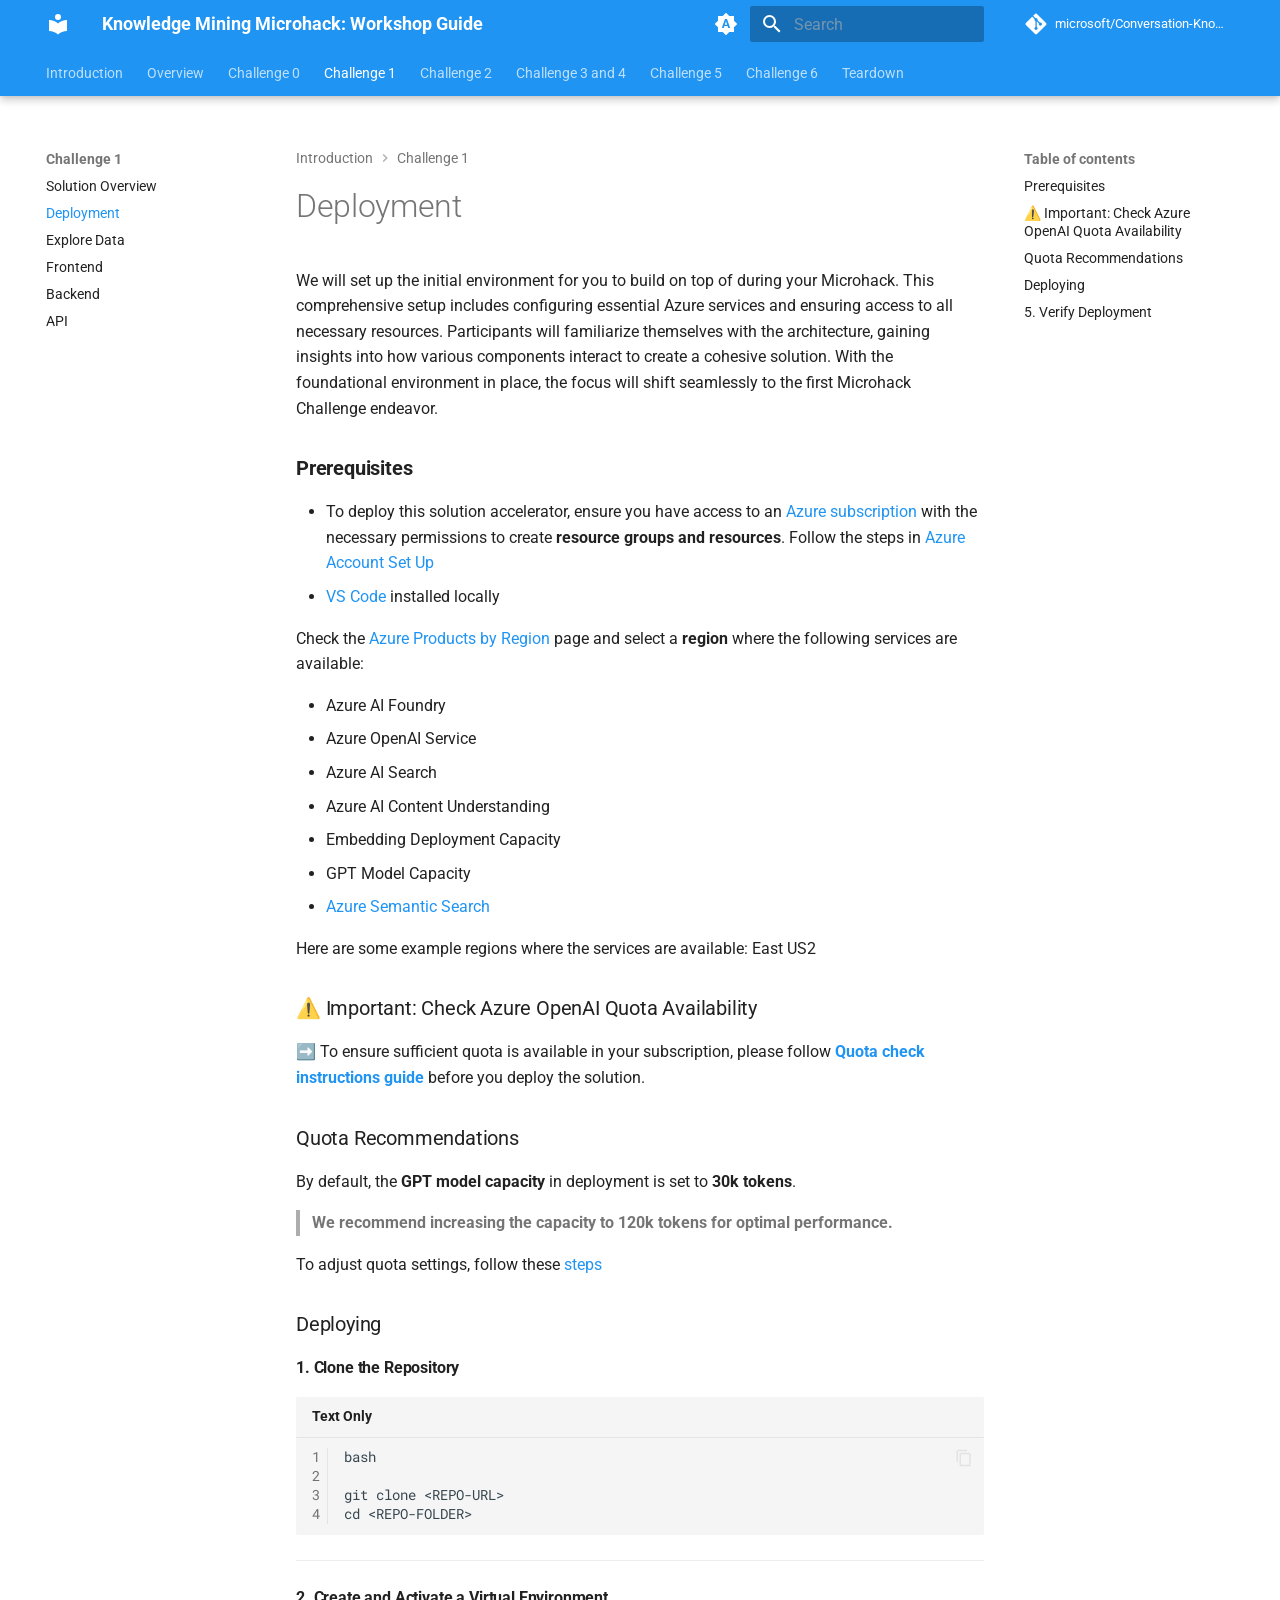
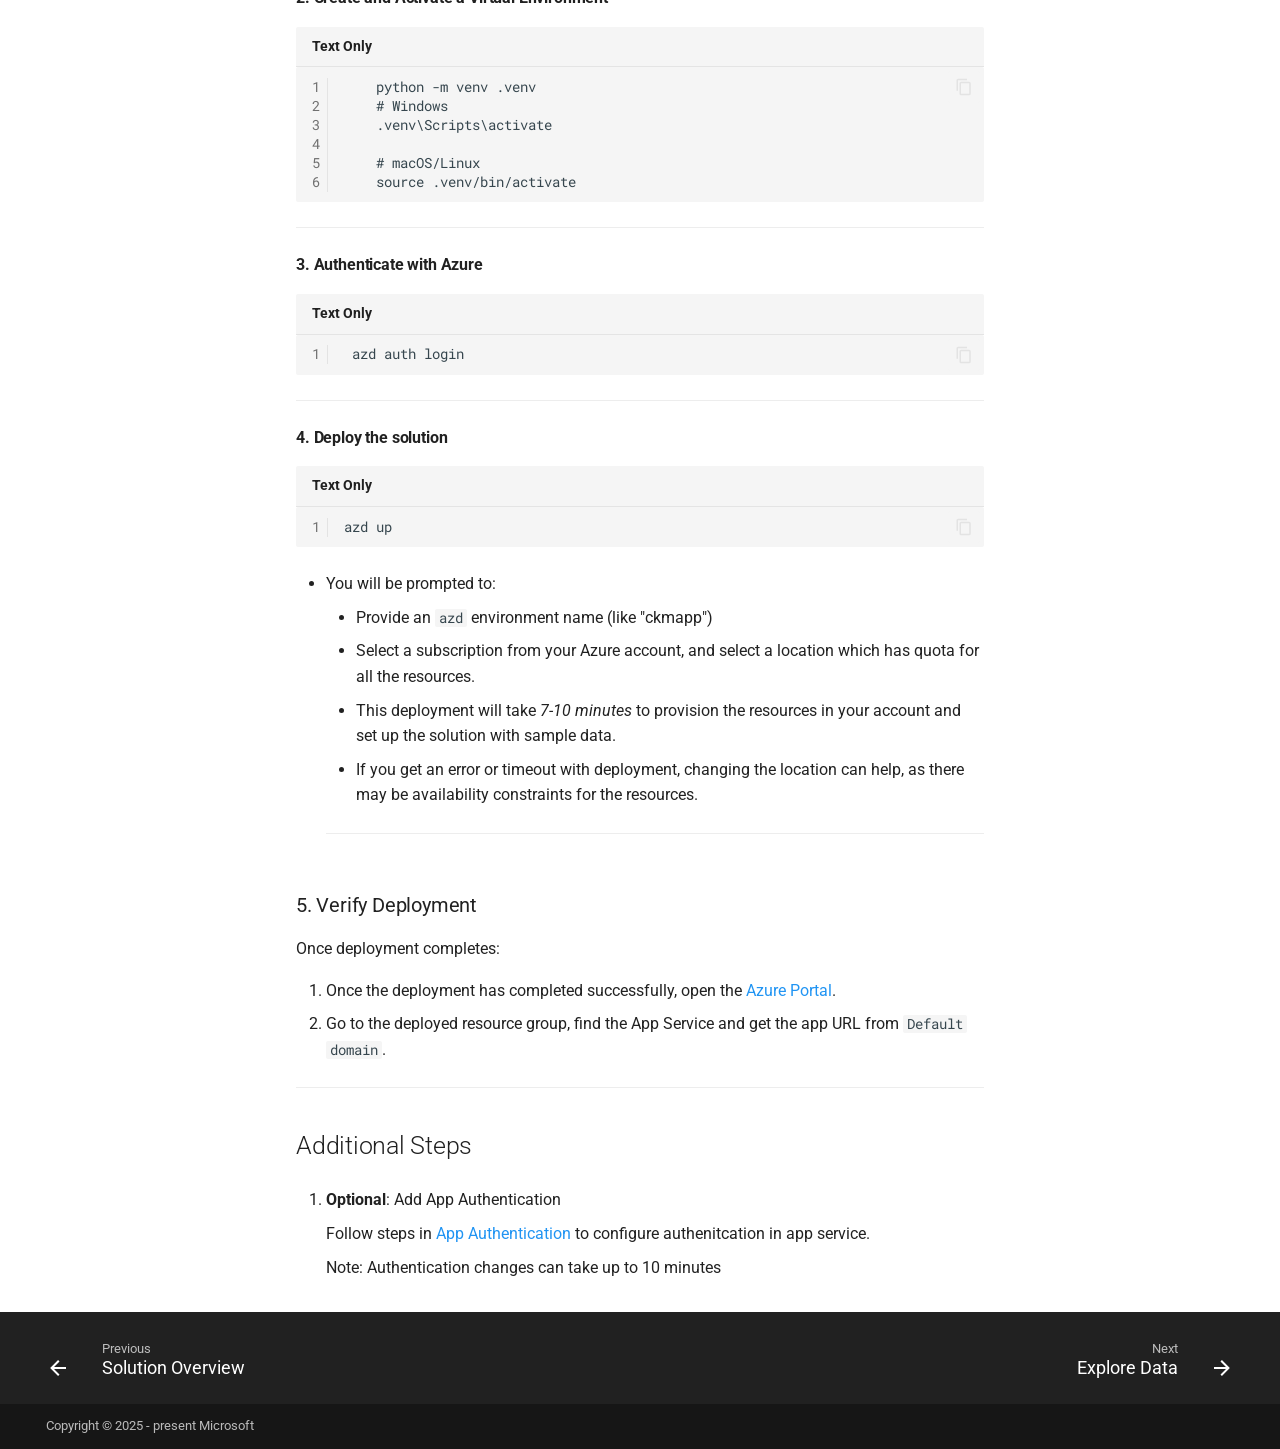
<file: workshop/Challenge-1/Deployment/index.html>
<!doctype html>
<html lang="en" class="no-js">
  <head>
    
      <meta charset="utf-8">
      <meta name="viewport" content="width=device-width,initial-scale=1">
      
        <meta name="description" content="Knowlege mining AI solution accelerator for Azure OpenAI Service and Azure Cognitive Search.">
      
      
        <meta name="author" content="bsanusi">
      
      
        <link rel="canonical" href="https://microsoft.github.io/Conversation-Knowledge-Mining-Solution-Accelerator/workshop/Challenge-1/Deployment/">
      
      
        <link rel="prev" href="../Solution_Overview/">
      
      
        <link rel="next" href="../Code_Walkthrough/01_Data_Explore/">
      
      
        
      
      
      <link rel="icon" href="../../../assets/images/favicon.png">
      <meta name="generator" content="mkdocs-1.6.1, mkdocs-material-9.7.6">
    
    
      
        <title>Deployment - Knowledge Mining Microhack: Workshop Guide</title>
      
    
    
      <link rel="stylesheet" href="../../../assets/stylesheets/main.484c7ddc.min.css">
      
        
        <link rel="stylesheet" href="../../../assets/stylesheets/palette.ab4e12ef.min.css">
      
      


    
    
      
    
    
      
        
        
        <link rel="preconnect" href="https://fonts.gstatic.com" crossorigin>
        <link rel="stylesheet" href="https://fonts.googleapis.com/css?family=Roboto:300,300i,400,400i,700,700i%7CRoboto+Mono:400,400i,700,700i&display=fallback">
        <style>:root{--md-text-font:"Roboto";--md-code-font:"Roboto Mono"}</style>
      
    
    
    <script>__md_scope=new URL("../../..",location),__md_hash=e=>[...e].reduce(((e,_)=>(e<<5)-e+_.charCodeAt(0)),0),__md_get=(e,_=localStorage,t=__md_scope)=>JSON.parse(_.getItem(t.pathname+"."+e)),__md_set=(e,_,t=localStorage,a=__md_scope)=>{try{t.setItem(a.pathname+"."+e,JSON.stringify(_))}catch(e){}}</script>
    
      

    
    
  </head>
  
  
    
    
      
    
    
    
    
    <body dir="ltr" data-md-color-scheme="default" data-md-color-primary="indigo" data-md-color-accent="indigo">
  
    
    <input class="md-toggle" data-md-toggle="drawer" type="checkbox" id="__drawer" autocomplete="off">
    <input class="md-toggle" data-md-toggle="search" type="checkbox" id="__search" autocomplete="off">
    <label class="md-overlay" for="__drawer"></label>
    <div data-md-component="skip">
      
        
        <a href="#prerequisites" class="md-skip">
          Skip to content
        </a>
      
    </div>
    <div data-md-component="announce">
      
    </div>
    
    
      

  

<header class="md-header md-header--shadow md-header--lifted" data-md-component="header">
  <nav class="md-header__inner md-grid" aria-label="Header">
    <a href="../../.." title="Knowledge Mining Microhack: Workshop Guide" class="md-header__button md-logo" aria-label="Knowledge Mining Microhack: Workshop Guide" data-md-component="logo">
      
  
  <svg xmlns="http://www.w3.org/2000/svg" viewBox="0 0 24 24"><path d="M12 8a3 3 0 0 0 3-3 3 3 0 0 0-3-3 3 3 0 0 0-3 3 3 3 0 0 0 3 3m0 3.54C9.64 9.35 6.5 8 3 8v11c3.5 0 6.64 1.35 9 3.54 2.36-2.19 5.5-3.54 9-3.54V8c-3.5 0-6.64 1.35-9 3.54"/></svg>

    </a>
    <label class="md-header__button md-icon" for="__drawer">
      
      <svg xmlns="http://www.w3.org/2000/svg" viewBox="0 0 24 24"><path d="M3 6h18v2H3zm0 5h18v2H3zm0 5h18v2H3z"/></svg>
    </label>
    <div class="md-header__title" data-md-component="header-title">
      <div class="md-header__ellipsis">
        <div class="md-header__topic">
          <span class="md-ellipsis">
            Knowledge Mining Microhack: Workshop Guide
          </span>
        </div>
        <div class="md-header__topic" data-md-component="header-topic">
          <span class="md-ellipsis">
            
              Deployment
            
          </span>
        </div>
      </div>
    </div>
    
      
        <form class="md-header__option" data-md-component="palette">
  
    
    
    
    <input class="md-option" data-md-color-media="(prefers-color-scheme)" data-md-color-scheme="default" data-md-color-primary="indigo" data-md-color-accent="indigo"  aria-label="Switch to light mode"  type="radio" name="__palette" id="__palette_0">
    
      <label class="md-header__button md-icon" title="Switch to light mode" for="__palette_1" hidden>
        <svg xmlns="http://www.w3.org/2000/svg" viewBox="0 0 24 24"><path d="m14.3 16-.7-2h-3.2l-.7 2H7.8L11 7h2l3.2 9zM20 8.69V4h-4.69L12 .69 8.69 4H4v4.69L.69 12 4 15.31V20h4.69L12 23.31 15.31 20H20v-4.69L23.31 12zm-9.15 3.96h2.3L12 9z"/></svg>
      </label>
    
  
    
    
    
    <input class="md-option" data-md-color-media="(prefers-color-scheme: light)" data-md-color-scheme="default" data-md-color-primary="blue" data-md-color-accent="pink"  aria-label="Switch to dark mode"  type="radio" name="__palette" id="__palette_1">
    
      <label class="md-header__button md-icon" title="Switch to dark mode" for="__palette_2" hidden>
        <svg xmlns="http://www.w3.org/2000/svg" viewBox="0 0 24 24"><path d="M10 2c-1.82 0-3.53.5-5 1.35C8 5.08 10 8.3 10 12s-2 6.92-5 8.65C6.47 21.5 8.18 22 10 22a10 10 0 0 0 10-10A10 10 0 0 0 10 2"/></svg>
      </label>
    
  
    
    
    
    <input class="md-option" data-md-color-media="(prefers-color-scheme: dark)" data-md-color-scheme="slate" data-md-color-primary="blue-gray" data-md-color-accent="dark-blue"  aria-label="Switch to system mode"  type="radio" name="__palette" id="__palette_2">
    
      <label class="md-header__button md-icon" title="Switch to system mode" for="__palette_0" hidden>
        <svg xmlns="http://www.w3.org/2000/svg" viewBox="0 0 24 24"><path d="M12 18c-.89 0-1.74-.2-2.5-.55C11.56 16.5 13 14.42 13 12s-1.44-4.5-3.5-5.45C10.26 6.2 11.11 6 12 6a6 6 0 0 1 6 6 6 6 0 0 1-6 6m8-9.31V4h-4.69L12 .69 8.69 4H4v4.69L.69 12 4 15.31V20h4.69L12 23.31 15.31 20H20v-4.69L23.31 12z"/></svg>
      </label>
    
  
</form>
      
    
    
      <script>var palette=__md_get("__palette");if(palette&&palette.color){if("(prefers-color-scheme)"===palette.color.media){var media=matchMedia("(prefers-color-scheme: light)"),input=document.querySelector(media.matches?"[data-md-color-media='(prefers-color-scheme: light)']":"[data-md-color-media='(prefers-color-scheme: dark)']");palette.color.media=input.getAttribute("data-md-color-media"),palette.color.scheme=input.getAttribute("data-md-color-scheme"),palette.color.primary=input.getAttribute("data-md-color-primary"),palette.color.accent=input.getAttribute("data-md-color-accent")}for(var[key,value]of Object.entries(palette.color))document.body.setAttribute("data-md-color-"+key,value)}</script>
    
    
    
      
      
        <label class="md-header__button md-icon" for="__search">
          
          <svg xmlns="http://www.w3.org/2000/svg" viewBox="0 0 24 24"><path d="M9.5 3A6.5 6.5 0 0 1 16 9.5c0 1.61-.59 3.09-1.56 4.23l.27.27h.79l5 5-1.5 1.5-5-5v-.79l-.27-.27A6.52 6.52 0 0 1 9.5 16 6.5 6.5 0 0 1 3 9.5 6.5 6.5 0 0 1 9.5 3m0 2C7 5 5 7 5 9.5S7 14 9.5 14 14 12 14 9.5 12 5 9.5 5"/></svg>
        </label>
        <div class="md-search" data-md-component="search" role="dialog">
  <label class="md-search__overlay" for="__search"></label>
  <div class="md-search__inner" role="search">
    <form class="md-search__form" name="search">
      <input type="text" class="md-search__input" name="query" aria-label="Search" placeholder="Search" autocapitalize="off" autocorrect="off" autocomplete="off" spellcheck="false" data-md-component="search-query" required>
      <label class="md-search__icon md-icon" for="__search">
        
        <svg xmlns="http://www.w3.org/2000/svg" viewBox="0 0 24 24"><path d="M9.5 3A6.5 6.5 0 0 1 16 9.5c0 1.61-.59 3.09-1.56 4.23l.27.27h.79l5 5-1.5 1.5-5-5v-.79l-.27-.27A6.52 6.52 0 0 1 9.5 16 6.5 6.5 0 0 1 3 9.5 6.5 6.5 0 0 1 9.5 3m0 2C7 5 5 7 5 9.5S7 14 9.5 14 14 12 14 9.5 12 5 9.5 5"/></svg>
        
        <svg xmlns="http://www.w3.org/2000/svg" viewBox="0 0 24 24"><path d="M20 11v2H8l5.5 5.5-1.42 1.42L4.16 12l7.92-7.92L13.5 5.5 8 11z"/></svg>
      </label>
      <nav class="md-search__options" aria-label="Search">
        
        <button type="reset" class="md-search__icon md-icon" title="Clear" aria-label="Clear" tabindex="-1">
          
          <svg xmlns="http://www.w3.org/2000/svg" viewBox="0 0 24 24"><path d="M19 6.41 17.59 5 12 10.59 6.41 5 5 6.41 10.59 12 5 17.59 6.41 19 12 13.41 17.59 19 19 17.59 13.41 12z"/></svg>
        </button>
      </nav>
      
    </form>
    <div class="md-search__output">
      <div class="md-search__scrollwrap" tabindex="0" data-md-scrollfix>
        <div class="md-search-result" data-md-component="search-result">
          <div class="md-search-result__meta">
            Initializing search
          </div>
          <ol class="md-search-result__list" role="presentation"></ol>
        </div>
      </div>
    </div>
  </div>
</div>
      
    
    
      <div class="md-header__source">
        <a href="https://github.com/microsoft/Conversation-Knowledge-Mining-Solution-Accelerator" title="Go to repository" class="md-source" data-md-component="source">
  <div class="md-source__icon md-icon">
    
    <svg xmlns="http://www.w3.org/2000/svg" viewBox="0 0 448 512"><!--! Font Awesome Free 7.1.0 by @fontawesome - https://fontawesome.com License - https://fontawesome.com/license/free (Icons: CC BY 4.0, Fonts: SIL OFL 1.1, Code: MIT License) Copyright 2025 Fonticons, Inc.--><path d="M439.6 236.1 244 40.5c-5.4-5.5-12.8-8.5-20.4-8.5s-15 3-20.4 8.4L162.5 81l51.5 51.5c27.1-9.1 52.7 16.8 43.4 43.7l49.7 49.7c34.2-11.8 61.2 31 35.5 56.7-26.5 26.5-70.2-2.9-56-37.3L240.3 199v121.9c25.3 12.5 22.3 41.8 9.1 55-6.4 6.4-15.2 10.1-24.3 10.1s-17.8-3.6-24.3-10.1c-17.6-17.6-11.1-46.9 11.2-56v-123c-20.8-8.5-24.6-30.7-18.6-45L142.6 101 8.5 235.1C3 240.6 0 247.9 0 255.5s3 15 8.5 20.4l195.6 195.7c5.4 5.4 12.7 8.4 20.4 8.4s15-3 20.4-8.4l194.7-194.7c5.4-5.4 8.4-12.8 8.4-20.4s-3-15-8.4-20.4"/></svg>
  </div>
  <div class="md-source__repository">
    microsoft/Conversation-Knowledge-Mining-Solution-Accelerator
  </div>
</a>
      </div>
    
  </nav>
  
    
      
<nav class="md-tabs" aria-label="Tabs" data-md-component="tabs">
  <div class="md-grid">
    <ul class="md-tabs__list">
      
        
  
  
  
  
    <li class="md-tabs__item">
      <a href="../../.." class="md-tabs__link">
        
  
  
    
  
  Introduction

      </a>
    </li>
  

      
        
  
  
  
  
    <li class="md-tabs__item">
      <a href="../../00-Use-Case-Scenerio/" class="md-tabs__link">
        
  
  
    
  
  Overview

      </a>
    </li>
  

      
        
  
  
  
  
    
    
      <li class="md-tabs__item">
        <a href="../../Challenge-0/" class="md-tabs__link">
          
  
  
    
  
  Challenge 0

        </a>
      </li>
    
  

      
        
  
  
  
    
  
  
    
    
      <li class="md-tabs__item md-tabs__item--active">
        <a href="../Solution_Overview/" class="md-tabs__link">
          
  
  
    
  
  Challenge 1

        </a>
      </li>
    
  

      
        
  
  
  
  
    
    
      <li class="md-tabs__item">
        <a href="../../Challenge-2/" class="md-tabs__link">
          
  
  
    
  
  Challenge 2

        </a>
      </li>
    
  

      
        
  
  
  
  
    
    
      <li class="md-tabs__item">
        <a href="../../Challenge-3-and-4/" class="md-tabs__link">
          
  
  
    
  
  Challenge 3 and 4

        </a>
      </li>
    
  

      
        
  
  
  
  
    
    
      <li class="md-tabs__item">
        <a href="../../Challenge-5/" class="md-tabs__link">
          
  
  
    
  
  Challenge 5

        </a>
      </li>
    
  

      
        
  
  
  
  
    
    
      <li class="md-tabs__item">
        <a href="../../Challenge-6/" class="md-tabs__link">
          
  
  
    
  
  Challenge 6

        </a>
      </li>
    
  

      
        
  
  
  
  
    
    
      <li class="md-tabs__item">
        <a href="../../Tear-Down/" class="md-tabs__link">
          
  
  
    
  
  Teardown

        </a>
      </li>
    
  

      
    </ul>
  </div>
</nav>
    
  
</header>
    
    <div class="md-container" data-md-component="container">
      
      
        
      
      <main class="md-main" data-md-component="main">
        <div class="md-main__inner md-grid">
          
            
              
              <div class="md-sidebar md-sidebar--primary" data-md-component="sidebar" data-md-type="navigation" >
                <div class="md-sidebar__scrollwrap">
                  <div class="md-sidebar__inner">
                    


  


<nav class="md-nav md-nav--primary md-nav--lifted" aria-label="Navigation" data-md-level="0">
  <label class="md-nav__title" for="__drawer">
    <a href="../../.." title="Knowledge Mining Microhack: Workshop Guide" class="md-nav__button md-logo" aria-label="Knowledge Mining Microhack: Workshop Guide" data-md-component="logo">
      
  
  <svg xmlns="http://www.w3.org/2000/svg" viewBox="0 0 24 24"><path d="M12 8a3 3 0 0 0 3-3 3 3 0 0 0-3-3 3 3 0 0 0-3 3 3 3 0 0 0 3 3m0 3.54C9.64 9.35 6.5 8 3 8v11c3.5 0 6.64 1.35 9 3.54 2.36-2.19 5.5-3.54 9-3.54V8c-3.5 0-6.64 1.35-9 3.54"/></svg>

    </a>
    Knowledge Mining Microhack: Workshop Guide
  </label>
  
    <div class="md-nav__source">
      <a href="https://github.com/microsoft/Conversation-Knowledge-Mining-Solution-Accelerator" title="Go to repository" class="md-source" data-md-component="source">
  <div class="md-source__icon md-icon">
    
    <svg xmlns="http://www.w3.org/2000/svg" viewBox="0 0 448 512"><!--! Font Awesome Free 7.1.0 by @fontawesome - https://fontawesome.com License - https://fontawesome.com/license/free (Icons: CC BY 4.0, Fonts: SIL OFL 1.1, Code: MIT License) Copyright 2025 Fonticons, Inc.--><path d="M439.6 236.1 244 40.5c-5.4-5.5-12.8-8.5-20.4-8.5s-15 3-20.4 8.4L162.5 81l51.5 51.5c27.1-9.1 52.7 16.8 43.4 43.7l49.7 49.7c34.2-11.8 61.2 31 35.5 56.7-26.5 26.5-70.2-2.9-56-37.3L240.3 199v121.9c25.3 12.5 22.3 41.8 9.1 55-6.4 6.4-15.2 10.1-24.3 10.1s-17.8-3.6-24.3-10.1c-17.6-17.6-11.1-46.9 11.2-56v-123c-20.8-8.5-24.6-30.7-18.6-45L142.6 101 8.5 235.1C3 240.6 0 247.9 0 255.5s3 15 8.5 20.4l195.6 195.7c5.4 5.4 12.7 8.4 20.4 8.4s15-3 20.4-8.4l194.7-194.7c5.4-5.4 8.4-12.8 8.4-20.4s-3-15-8.4-20.4"/></svg>
  </div>
  <div class="md-source__repository">
    microsoft/Conversation-Knowledge-Mining-Solution-Accelerator
  </div>
</a>
    </div>
  
  <ul class="md-nav__list" data-md-scrollfix>
    
      
      
  
  
  
  
    <li class="md-nav__item">
      <a href="../../.." class="md-nav__link">
        
  
  
  <span class="md-ellipsis">
    
  
    Introduction
  

    
  </span>
  
  

      </a>
    </li>
  

    
      
      
  
  
  
  
    <li class="md-nav__item">
      <a href="../../00-Use-Case-Scenerio/" class="md-nav__link">
        
  
  
  <span class="md-ellipsis">
    
  
    Overview
  

    
  </span>
  
  

      </a>
    </li>
  

    
      
      
  
  
  
  
    
    
      
        
          
        
      
        
      
    
    
    
      
      
    
    
    <li class="md-nav__item md-nav__item--nested">
      
        
        
          
        
        <input class="md-nav__toggle md-toggle md-toggle--indeterminate" type="checkbox" id="__nav_3" >
        
          
          <div class="md-nav__link md-nav__container">
            <a href="../../Challenge-0/" class="md-nav__link ">
              
  
  
  <span class="md-ellipsis">
    
  
    Challenge 0
  

    
  </span>
  
  

            </a>
            
              
              <label class="md-nav__link " for="__nav_3" id="__nav_3_label" tabindex="0">
                <span class="md-nav__icon md-icon"></span>
              </label>
            
          </div>
        
        <nav class="md-nav" data-md-level="1" aria-labelledby="__nav_3_label" aria-expanded="false">
          <label class="md-nav__title" for="__nav_3">
            <span class="md-nav__icon md-icon"></span>
            
  
    Challenge 0
  

          </label>
          <ul class="md-nav__list" data-md-scrollfix>
            
              
            
              
                
  
  
  
  
    <li class="md-nav__item">
      <a href="../../Challenge-0/CU-Challenge/" class="md-nav__link">
        
  
  
  <span class="md-ellipsis">
    
  
    CU-AI Foundry
  

    
  </span>
  
  

      </a>
    </li>
  

              
            
          </ul>
        </nav>
      
    </li>
  

    
      
      
  
  
    
  
  
  
    
    
      
        
      
        
      
        
      
        
      
        
      
        
      
    
    
    
      
        
        
      
      
    
    
    <li class="md-nav__item md-nav__item--active md-nav__item--section md-nav__item--nested">
      
        
        
        <input class="md-nav__toggle md-toggle " type="checkbox" id="__nav_4" checked>
        
          
          <label class="md-nav__link" for="__nav_4" id="__nav_4_label" tabindex="">
            
  
  
  <span class="md-ellipsis">
    
  
    Challenge 1
  

    
  </span>
  
  

            <span class="md-nav__icon md-icon"></span>
          </label>
        
        <nav class="md-nav" data-md-level="1" aria-labelledby="__nav_4_label" aria-expanded="true">
          <label class="md-nav__title" for="__nav_4">
            <span class="md-nav__icon md-icon"></span>
            
  
    Challenge 1
  

          </label>
          <ul class="md-nav__list" data-md-scrollfix>
            
              
                
  
  
  
  
    <li class="md-nav__item">
      <a href="../Solution_Overview/" class="md-nav__link">
        
  
  
  <span class="md-ellipsis">
    
  
    Solution Overview
  

    
  </span>
  
  

      </a>
    </li>
  

              
            
              
                
  
  
    
  
  
  
    <li class="md-nav__item md-nav__item--active">
      
      <input class="md-nav__toggle md-toggle" type="checkbox" id="__toc">
      
      
      
        <label class="md-nav__link md-nav__link--active" for="__toc">
          
  
  
  <span class="md-ellipsis">
    
  
    Deployment
  

    
  </span>
  
  

          <span class="md-nav__icon md-icon"></span>
        </label>
      
      <a href="./" class="md-nav__link md-nav__link--active">
        
  
  
  <span class="md-ellipsis">
    
  
    Deployment
  

    
  </span>
  
  

      </a>
      
        

<nav class="md-nav md-nav--secondary" aria-label="Table of contents">
  
  
  
  
    <label class="md-nav__title" for="__toc">
      <span class="md-nav__icon md-icon"></span>
      Table of contents
    </label>
    <ul class="md-nav__list" data-md-component="toc" data-md-scrollfix>
      
        <li class="md-nav__item">
  <a href="#prerequisites" class="md-nav__link">
    <span class="md-ellipsis">
      
        Prerequisites
      
    </span>
  </a>
  
</li>
      
        <li class="md-nav__item">
  <a href="#important-check-azure-openai-quota-availability" class="md-nav__link">
    <span class="md-ellipsis">
      
        ⚠️ Important: Check Azure OpenAI Quota Availability
      
    </span>
  </a>
  
</li>
      
        <li class="md-nav__item">
  <a href="#quota-recommendations" class="md-nav__link">
    <span class="md-ellipsis">
      
        Quota Recommendations
      
    </span>
  </a>
  
</li>
      
        <li class="md-nav__item">
  <a href="#deploying" class="md-nav__link">
    <span class="md-ellipsis">
      
        Deploying
      
    </span>
  </a>
  
</li>
      
        <li class="md-nav__item">
  <a href="#5-verify-deployment" class="md-nav__link">
    <span class="md-ellipsis">
      
        5. Verify Deployment
      
    </span>
  </a>
  
</li>
      
    </ul>
  
</nav>
      
    </li>
  

              
            
              
                
  
  
  
  
    <li class="md-nav__item">
      <a href="../Code_Walkthrough/01_Data_Explore/" class="md-nav__link">
        
  
  
  <span class="md-ellipsis">
    
  
    Explore Data
  

    
  </span>
  
  

      </a>
    </li>
  

              
            
              
                
  
  
  
  
    <li class="md-nav__item">
      <a href="../Code_Walkthrough/02_Frontend/" class="md-nav__link">
        
  
  
  <span class="md-ellipsis">
    
  
    Frontend
  

    
  </span>
  
  

      </a>
    </li>
  

              
            
              
                
  
  
  
  
    <li class="md-nav__item">
      <a href="../Code_Walkthrough/03_Backend/" class="md-nav__link">
        
  
  
  <span class="md-ellipsis">
    
  
    Backend
  

    
  </span>
  
  

      </a>
    </li>
  

              
            
              
                
  
  
  
  
    <li class="md-nav__item">
      <a href="../Code_Walkthrough/04_Api/" class="md-nav__link">
        
  
  
  <span class="md-ellipsis">
    
  
    API
  

    
  </span>
  
  

      </a>
    </li>
  

              
            
          </ul>
        </nav>
      
    </li>
  

    
      
      
  
  
  
  
    
    
      
        
          
        
      
    
    
    
      
      
    
    
    <li class="md-nav__item md-nav__item--nested">
      
        
        
          
        
        <input class="md-nav__toggle md-toggle md-toggle--indeterminate" type="checkbox" id="__nav_5" >
        
          
          <div class="md-nav__link md-nav__container">
            <a href="../../Challenge-2/" class="md-nav__link ">
              
  
  
  <span class="md-ellipsis">
    
  
    Challenge 2
  

    
  </span>
  
  

            </a>
            
          </div>
        
        <nav class="md-nav" data-md-level="1" aria-labelledby="__nav_5_label" aria-expanded="false">
          <label class="md-nav__title" for="__nav_5">
            <span class="md-nav__icon md-icon"></span>
            
  
    Challenge 2
  

          </label>
          <ul class="md-nav__list" data-md-scrollfix>
            
              
            
          </ul>
        </nav>
      
    </li>
  

    
      
      
  
  
  
  
    
    
      
        
          
        
      
        
      
        
      
        
      
    
    
    
      
      
    
    
    <li class="md-nav__item md-nav__item--nested">
      
        
        
          
        
        <input class="md-nav__toggle md-toggle md-toggle--indeterminate" type="checkbox" id="__nav_6" >
        
          
          <div class="md-nav__link md-nav__container">
            <a href="../../Challenge-3-and-4/" class="md-nav__link ">
              
  
  
  <span class="md-ellipsis">
    
  
    Challenge 3 and 4
  

    
  </span>
  
  

            </a>
            
              
              <label class="md-nav__link " for="__nav_6" id="__nav_6_label" tabindex="0">
                <span class="md-nav__icon md-icon"></span>
              </label>
            
          </div>
        
        <nav class="md-nav" data-md-level="1" aria-labelledby="__nav_6_label" aria-expanded="false">
          <label class="md-nav__title" for="__nav_6">
            <span class="md-nav__icon md-icon"></span>
            
  
    Challenge 3 and 4
  

          </label>
          <ul class="md-nav__list" data-md-scrollfix>
            
              
            
              
                
  
  
  
  
    <li class="md-nav__item">
      <a href="../../Challenge-3-and-4/Challenge-3/" class="md-nav__link">
        
  
  
  <span class="md-ellipsis">
    
  
    Challenge 3
  

    
  </span>
  
  

      </a>
    </li>
  

              
            
              
                
  
  
  
  
    <li class="md-nav__item">
      <a href="../../Challenge-3-and-4/Challenge-4/" class="md-nav__link">
        
  
  
  <span class="md-ellipsis">
    
  
    Challenge 4
  

    
  </span>
  
  

      </a>
    </li>
  

              
            
              
                
  
  
  
  
    <li class="md-nav__item">
      <a href="../../Challenge-3-and-4/knowledge_mining_api/" class="md-nav__link">
        
  
  
  <span class="md-ellipsis">
    
  
    Knowledge Mining API Notebook
  

    
  </span>
  
  

      </a>
    </li>
  

              
            
          </ul>
        </nav>
      
    </li>
  

    
      
      
  
  
  
  
    
    
      
        
          
        
      
        
      
        
      
    
    
    
      
      
    
    
    <li class="md-nav__item md-nav__item--nested">
      
        
        
          
        
        <input class="md-nav__toggle md-toggle md-toggle--indeterminate" type="checkbox" id="__nav_7" >
        
          
          <div class="md-nav__link md-nav__container">
            <a href="../../Challenge-5/" class="md-nav__link ">
              
  
  
  <span class="md-ellipsis">
    
  
    Challenge 5
  

    
  </span>
  
  

            </a>
            
              
              <label class="md-nav__link " for="__nav_7" id="__nav_7_label" tabindex="0">
                <span class="md-nav__icon md-icon"></span>
              </label>
            
          </div>
        
        <nav class="md-nav" data-md-level="1" aria-labelledby="__nav_7_label" aria-expanded="false">
          <label class="md-nav__title" for="__nav_7">
            <span class="md-nav__icon md-icon"></span>
            
  
    Challenge 5
  

          </label>
          <ul class="md-nav__list" data-md-scrollfix>
            
              
            
              
                
  
  
  
  
    <li class="md-nav__item">
      <a href="../../Challenge-5/notebooks/video_chapter_generation/" class="md-nav__link">
        
  
  
  <span class="md-ellipsis">
    
  
    Video Chapters Generation
  

    
  </span>
  
  

      </a>
    </li>
  

              
            
              
                
  
  
  
  
    <li class="md-nav__item">
      <a href="../../Challenge-5/notebooks/video_tag_generation/" class="md-nav__link">
        
  
  
  <span class="md-ellipsis">
    
  
    Video Tag Generation
  

    
  </span>
  
  

      </a>
    </li>
  

              
            
          </ul>
        </nav>
      
    </li>
  

    
      
      
  
  
  
  
    
    
      
        
          
        
      
        
      
    
    
    
      
      
    
    
    <li class="md-nav__item md-nav__item--nested">
      
        
        
          
        
        <input class="md-nav__toggle md-toggle md-toggle--indeterminate" type="checkbox" id="__nav_8" >
        
          
          <div class="md-nav__link md-nav__container">
            <a href="../../Challenge-6/" class="md-nav__link ">
              
  
  
  <span class="md-ellipsis">
    
  
    Challenge 6
  

    
  </span>
  
  

            </a>
            
              
              <label class="md-nav__link " for="__nav_8" id="__nav_8_label" tabindex="0">
                <span class="md-nav__icon md-icon"></span>
              </label>
            
          </div>
        
        <nav class="md-nav" data-md-level="1" aria-labelledby="__nav_8_label" aria-expanded="false">
          <label class="md-nav__title" for="__nav_8">
            <span class="md-nav__icon md-icon"></span>
            
  
    Challenge 6
  

          </label>
          <ul class="md-nav__list" data-md-scrollfix>
            
              
            
              
                
  
  
  
  
    <li class="md-nav__item">
      <a href="../../Challenge-6/Content_safety_evaluation/" class="md-nav__link">
        
  
  
  <span class="md-ellipsis">
    
  
    Content Safety Evaluation Notebook
  

    
  </span>
  
  

      </a>
    </li>
  

              
            
          </ul>
        </nav>
      
    </li>
  

    
      
      
  
  
  
  
    
    
      
        
          
        
      
    
    
    
      
      
    
    
    <li class="md-nav__item md-nav__item--nested">
      
        
        
          
        
        <input class="md-nav__toggle md-toggle md-toggle--indeterminate" type="checkbox" id="__nav_9" >
        
          
          <div class="md-nav__link md-nav__container">
            <a href="../../Tear-Down/" class="md-nav__link ">
              
  
  
  <span class="md-ellipsis">
    
  
    Teardown
  

    
  </span>
  
  

            </a>
            
          </div>
        
        <nav class="md-nav" data-md-level="1" aria-labelledby="__nav_9_label" aria-expanded="false">
          <label class="md-nav__title" for="__nav_9">
            <span class="md-nav__icon md-icon"></span>
            
  
    Teardown
  

          </label>
          <ul class="md-nav__list" data-md-scrollfix>
            
              
            
          </ul>
        </nav>
      
    </li>
  

    
  </ul>
</nav>
                  </div>
                </div>
              </div>
            
            
              
              <div class="md-sidebar md-sidebar--secondary" data-md-component="sidebar" data-md-type="toc" >
                <div class="md-sidebar__scrollwrap">
                  <div class="md-sidebar__inner">
                    

<nav class="md-nav md-nav--secondary" aria-label="Table of contents">
  
  
  
  
    <label class="md-nav__title" for="__toc">
      <span class="md-nav__icon md-icon"></span>
      Table of contents
    </label>
    <ul class="md-nav__list" data-md-component="toc" data-md-scrollfix>
      
        <li class="md-nav__item">
  <a href="#prerequisites" class="md-nav__link">
    <span class="md-ellipsis">
      
        Prerequisites
      
    </span>
  </a>
  
</li>
      
        <li class="md-nav__item">
  <a href="#important-check-azure-openai-quota-availability" class="md-nav__link">
    <span class="md-ellipsis">
      
        ⚠️ Important: Check Azure OpenAI Quota Availability
      
    </span>
  </a>
  
</li>
      
        <li class="md-nav__item">
  <a href="#quota-recommendations" class="md-nav__link">
    <span class="md-ellipsis">
      
        Quota Recommendations
      
    </span>
  </a>
  
</li>
      
        <li class="md-nav__item">
  <a href="#deploying" class="md-nav__link">
    <span class="md-ellipsis">
      
        Deploying
      
    </span>
  </a>
  
</li>
      
        <li class="md-nav__item">
  <a href="#5-verify-deployment" class="md-nav__link">
    <span class="md-ellipsis">
      
        5. Verify Deployment
      
    </span>
  </a>
  
</li>
      
    </ul>
  
</nav>
                  </div>
                </div>
              </div>
            
          
          
            <div class="md-content" data-md-component="content">
              
                



  


  <nav class="md-path" aria-label="Navigation" >
    <ol class="md-path__list">
      
        
  
  
    <li class="md-path__item">
      <a href="../../.." class="md-path__link">
        
  <span class="md-ellipsis">
    Introduction
  </span>

      </a>
    </li>
  

      
      
        
  
  
    
    
      <li class="md-path__item">
        <a href="../Solution_Overview/" class="md-path__link">
          
  <span class="md-ellipsis">
    Challenge 1
  </span>

        </a>
      </li>
    
  

      
    </ol>
  </nav>

              
              <article class="md-content__inner md-typeset">
                
                  


  
  


  <h1>Deployment</h1>

<p>We will set up the initial environment for you to build on top of during your Microhack. This comprehensive setup includes configuring essential Azure services and ensuring access to all necessary resources. Participants will familiarize themselves with the architecture, gaining insights into how various components interact to create a cohesive solution. With the foundational environment in place, the focus will shift seamlessly to the first Microhack Challenge endeavor. </p>
<h3 id="prerequisites"><strong>Prerequisites</strong><a class="headerlink" href="#prerequisites" title="Permanent link">&para;</a></h3>
<ul>
<li>To deploy this solution accelerator, ensure you have access to an <a href="https://azure.microsoft.com/free/">Azure subscription</a> with the necessary permissions to create <strong>resource groups and resources</strong>. Follow the steps in  <a href="../../../../../documents/AzureAccountSetUp.md">Azure Account Set Up</a></li>
<li><a href="https://code.visualstudio.com/download">VS Code</a> installed locally</li>
</ul>
<p>Check the <a href="https://azure.microsoft.com/en-us/explore/global-infrastructure/products-by-region/?products=all&amp;regions=all">Azure Products by Region</a> page and select a <strong>region</strong> where the following services are available:  </p>
<ul>
<li>Azure AI Foundry </li>
<li>Azure OpenAI Service </li>
<li>Azure AI Search</li>
<li>Azure AI Content Understanding</li>
<li>Embedding Deployment Capacity  </li>
<li>GPT Model Capacity</li>
<li><a href="../../../../../documents/AzureSemanticSearchRegion.md">Azure Semantic Search</a>  </li>
</ul>
<p>Here are some example regions where the services are available: East US2</p>
<h3 id="important-check-azure-openai-quota-availability">⚠️ Important: Check Azure OpenAI Quota Availability<a class="headerlink" href="#important-check-azure-openai-quota-availability" title="Permanent link">&para;</a></h3>
<p>➡️ To ensure sufficient quota is available in your subscription, please follow <strong><a href="../../../../../documents/QuotaCheck.md">Quota check instructions guide</a></strong> before you deploy the solution.</p>
<h3 id="quota-recommendations">Quota Recommendations<a class="headerlink" href="#quota-recommendations" title="Permanent link">&para;</a></h3>
<p>By default, the <strong>GPT model capacity</strong> in deployment is set to <strong>30k tokens</strong>.  </p>
<blockquote>
<p><strong>We recommend increasing the capacity to 120k tokens for optimal performance.</strong> </p>
</blockquote>
<p>To adjust quota settings, follow these <a href="../../../../../documents/AzureGPTQuotaSettings.md">steps</a>  </p>
<h3 id="deploying">Deploying<a class="headerlink" href="#deploying" title="Permanent link">&para;</a></h3>
<h4 id="1-clone-the-repository">1. Clone the Repository<a class="headerlink" href="#1-clone-the-repository" title="Permanent link">&para;</a></h4>
<div class="highlight"><table class="highlighttable"><tr><th colspan="2" class="filename"><span class="filename">Text Only</span></th></tr><tr><td class="linenos"><div class="linenodiv"><pre><span></span><span class="normal">1</span>
<span class="normal">2</span>
<span class="normal">3</span>
<span class="normal">4</span></pre></div></td><td class="code"><div><pre><span></span><code>bash

git clone &lt;REPO-URL&gt;
cd &lt;REPO-FOLDER&gt;
</code></pre></div></td></tr></table></div>
<hr />
<h4 id="2-create-and-activate-a-virtual-environment">2. Create and Activate a Virtual Environment<a class="headerlink" href="#2-create-and-activate-a-virtual-environment" title="Permanent link">&para;</a></h4>
<div class="highlight"><table class="highlighttable"><tr><th colspan="2" class="filename"><span class="filename">Text Only</span></th></tr><tr><td class="linenos"><div class="linenodiv"><pre><span></span><span class="normal">1</span>
<span class="normal">2</span>
<span class="normal">3</span>
<span class="normal">4</span>
<span class="normal">5</span>
<span class="normal">6</span></pre></div></td><td class="code"><div><pre><span></span><code>    python -m venv .venv
    # Windows
    .venv\Scripts\activate

    # macOS/Linux
    source .venv/bin/activate
</code></pre></div></td></tr></table></div>
<hr />
<h4 id="3-authenticate-with-azure">3. Authenticate with Azure<a class="headerlink" href="#3-authenticate-with-azure" title="Permanent link">&para;</a></h4>
<div class="highlight"><table class="highlighttable"><tr><th colspan="2" class="filename"><span class="filename">Text Only</span></th></tr><tr><td class="linenos"><div class="linenodiv"><pre><span></span><span class="normal">1</span></pre></div></td><td class="code"><div><pre><span></span><code> azd auth login
</code></pre></div></td></tr></table></div>
<hr />
<h4 id="4-deploy-the-solution">4.  Deploy the solution<a class="headerlink" href="#4-deploy-the-solution" title="Permanent link">&para;</a></h4>
<div class="highlight"><table class="highlighttable"><tr><th colspan="2" class="filename"><span class="filename">Text Only</span></th></tr><tr><td class="linenos"><div class="linenodiv"><pre><span></span><span class="normal">1</span></pre></div></td><td class="code"><div><pre><span></span><code>azd up
</code></pre></div></td></tr></table></div>
<ul>
<li>
<p>You will be prompted to: </p>
<ul>
<li>Provide an <code>azd</code> environment name (like "ckmapp")</li>
<li>Select a subscription from your Azure account, and select a location which has quota for all the resources. </li>
<li>This deployment will take <em>7-10 minutes</em> to provision the resources in your account and set up the solution with sample data. </li>
<li>If you get an error or timeout with deployment, changing the location can help, as there may be availability constraints for the resources.</li>
</ul>
<hr />
</li>
</ul>
<h3 id="5-verify-deployment">5. Verify Deployment<a class="headerlink" href="#5-verify-deployment" title="Permanent link">&para;</a></h3>
<p>Once deployment completes:</p>
<ol>
<li>Once the deployment has completed successfully, open the <a href="https://portal.azure.com/">Azure Portal</a>. </li>
<li>Go to the deployed resource group, find the App Service and get the app URL from <code>Default domain</code>.</li>
</ol>
<hr />
<h2>
Additional Steps
</h2>

<ol>
<li>
<p><strong>Optional</strong>: Add App Authentication</p>
<p>Follow steps in <a href="../../../../../documents/AppAuthentication.md">App Authentication</a> to configure authenitcation in app service.</p>
<p>Note: Authentication changes can take up to 10 minutes </p>
</li>
</ol>












                
              </article>
            </div>
          
          
  <script>var tabs=__md_get("__tabs");if(Array.isArray(tabs))e:for(var set of document.querySelectorAll(".tabbed-set")){var labels=set.querySelector(".tabbed-labels");for(var tab of tabs)for(var label of labels.getElementsByTagName("label"))if(label.innerText.trim()===tab){var input=document.getElementById(label.htmlFor);input.checked=!0;continue e}}</script>

<script>var target=document.getElementById(location.hash.slice(1));target&&target.name&&(target.checked=target.name.startsWith("__tabbed_"))</script>
        </div>
        
          <button type="button" class="md-top md-icon" data-md-component="top" hidden>
  
  <svg xmlns="http://www.w3.org/2000/svg" viewBox="0 0 24 24"><path d="M13 20h-2V8l-5.5 5.5-1.42-1.42L12 4.16l7.92 7.92-1.42 1.42L13 8z"/></svg>
  Back to top
</button>
        
      </main>
      
        <footer class="md-footer">
  
    
      
      <nav class="md-footer__inner md-grid" aria-label="Footer" >
        
          
          <a href="../Solution_Overview/" class="md-footer__link md-footer__link--prev" aria-label="Previous: Solution Overview">
            <div class="md-footer__button md-icon">
              
              <svg xmlns="http://www.w3.org/2000/svg" viewBox="0 0 24 24"><path d="M20 11v2H8l5.5 5.5-1.42 1.42L4.16 12l7.92-7.92L13.5 5.5 8 11z"/></svg>
            </div>
            <div class="md-footer__title">
              <span class="md-footer__direction">
                Previous
              </span>
              <div class="md-ellipsis">
                Solution Overview
              </div>
            </div>
          </a>
        
        
          
          <a href="../Code_Walkthrough/01_Data_Explore/" class="md-footer__link md-footer__link--next" aria-label="Next: Explore Data">
            <div class="md-footer__title">
              <span class="md-footer__direction">
                Next
              </span>
              <div class="md-ellipsis">
                Explore Data
              </div>
            </div>
            <div class="md-footer__button md-icon">
              
              <svg xmlns="http://www.w3.org/2000/svg" viewBox="0 0 24 24"><path d="M4 11v2h12l-5.5 5.5 1.42 1.42L19.84 12l-7.92-7.92L10.5 5.5 16 11z"/></svg>
            </div>
          </a>
        
      </nav>
    
  
  <div class="md-footer-meta md-typeset">
    <div class="md-footer-meta__inner md-grid">
      <div class="md-copyright">
  
    <div class="md-copyright__highlight">
      Copyright &copy; 2025 - present Microsoft

    </div>
  
  
</div>
      
    </div>
  </div>
</footer>
      
    </div>
    <div class="md-dialog" data-md-component="dialog">
      <div class="md-dialog__inner md-typeset"></div>
    </div>
    
      <div class="md-progress" data-md-component="progress" role="progressbar"></div>
    
    
    
      
      
      <script id="__config" type="application/json">{"annotate": null, "base": "../../..", "features": ["navigation.instant", "navigation.expand", "navigation.instant.progress", "navigation.tracking", "navigation.tabs", "navigation.tabs.sticky", "navigation.path", "navigation.indexes", "navigation.top", "toc.follow", "navigation.footer", "content.code.copy", "content.tabs.link"], "search": "../../../assets/javascripts/workers/search.2c215733.min.js", "tags": null, "translations": {"clipboard.copied": "Copied to clipboard", "clipboard.copy": "Copy to clipboard", "search.result.more.one": "1 more on this page", "search.result.more.other": "# more on this page", "search.result.none": "No matching documents", "search.result.one": "1 matching document", "search.result.other": "# matching documents", "search.result.placeholder": "Type to start searching", "search.result.term.missing": "Missing", "select.version": "Select version"}, "version": null}</script>
    
    
  <!-- Add scripts that need to run before here -->
  
      <script src="../../../assets/javascripts/bundle.79ae519e.min.js"></script>
      
    
  <!-- Add scripts that need to run afterwards here -->

    <!-- Place this tag in your head or just before your close body tag. -->
    <script async defer src="https://buttons.github.io/buttons.js"></script>
    

  </body>
</html>
</file>
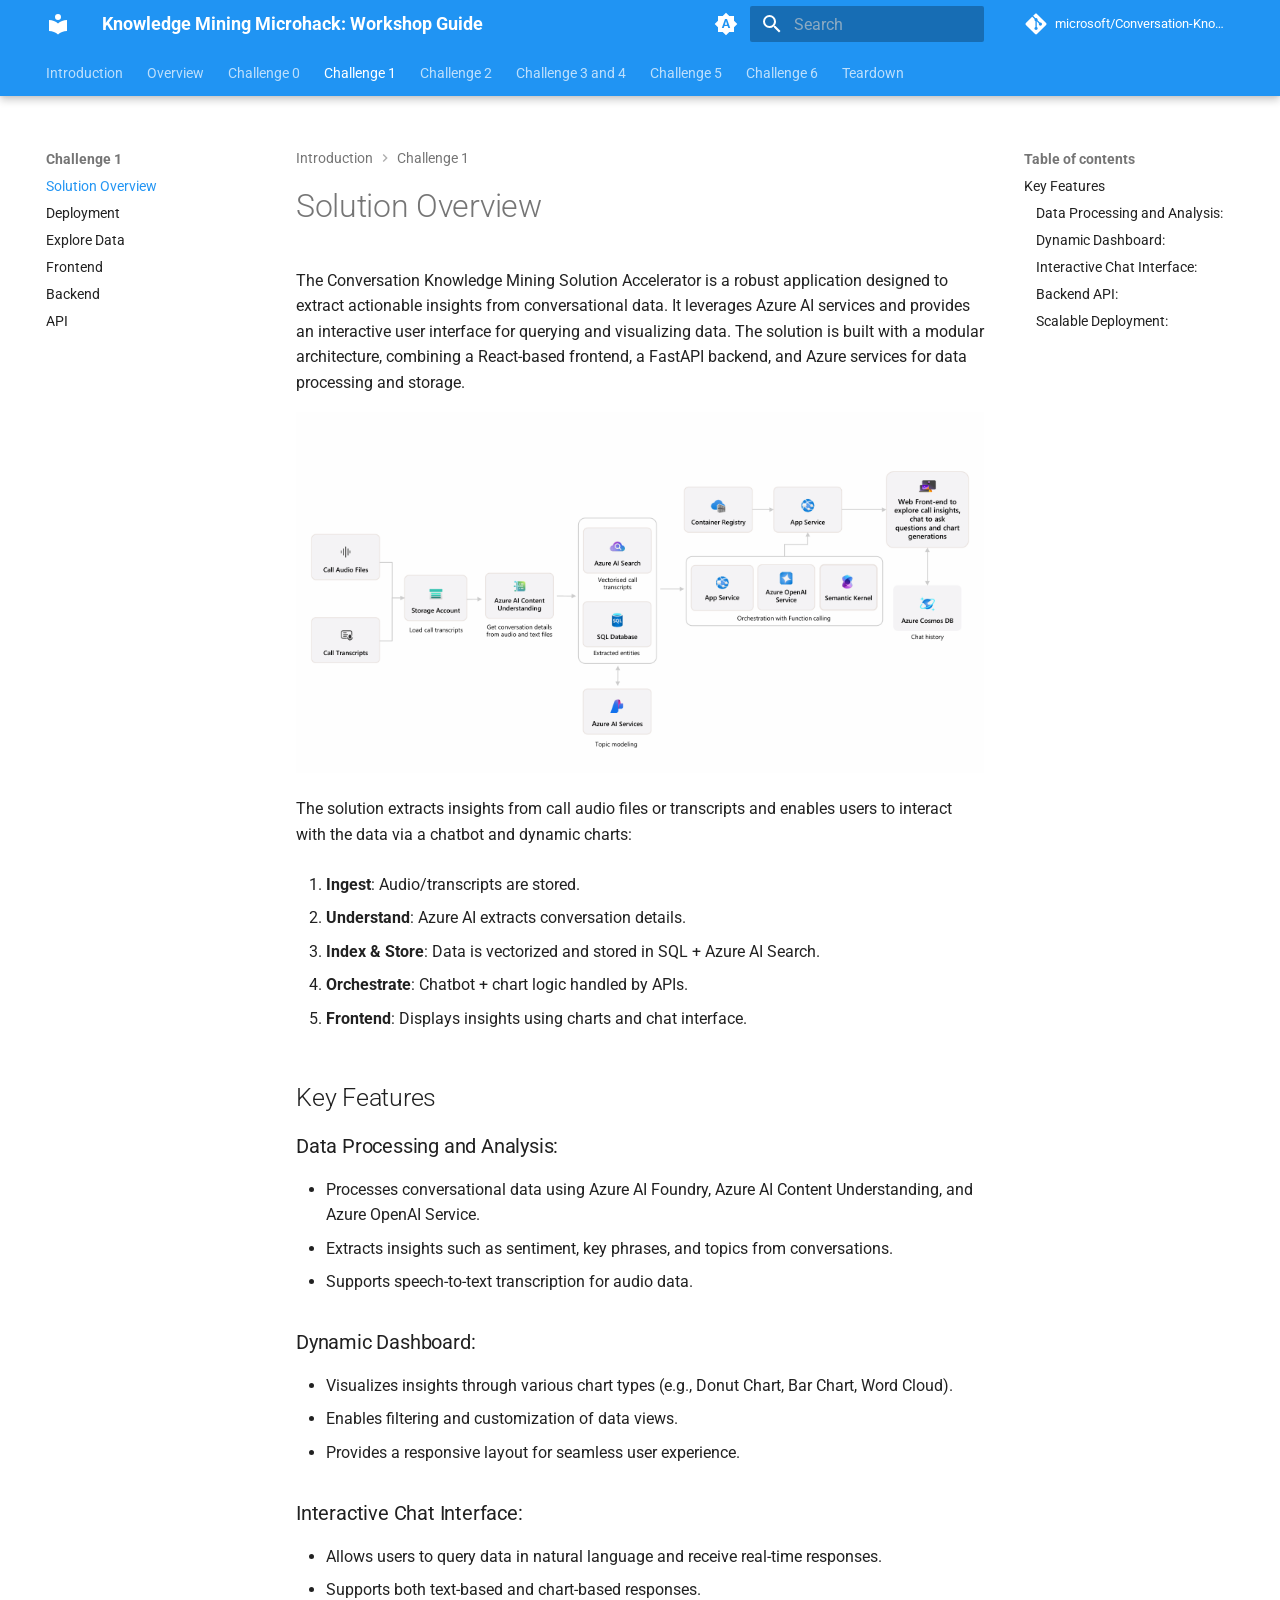
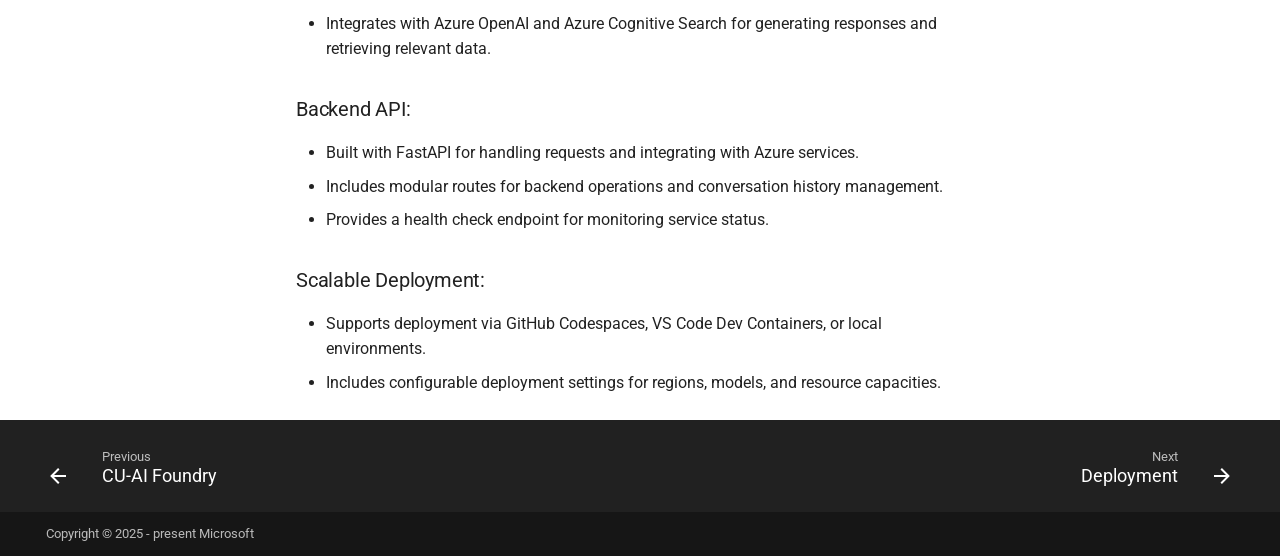
<file: workshop/Challenge-1/Solution_Overview/index.html>
<!doctype html>
<html lang="en" class="no-js">
  <head>
    
      <meta charset="utf-8">
      <meta name="viewport" content="width=device-width,initial-scale=1">
      
        <meta name="description" content="Knowlege mining AI solution accelerator for Azure OpenAI Service and Azure Cognitive Search.">
      
      
        <meta name="author" content="bsanusi">
      
      
        <link rel="canonical" href="https://microsoft.github.io/Conversation-Knowledge-Mining-Solution-Accelerator/workshop/Challenge-1/Solution_Overview/">
      
      
        <link rel="prev" href="../../Challenge-0/CU-Challenge/">
      
      
        <link rel="next" href="../Deployment/">
      
      
        
      
      
      <link rel="icon" href="../../../assets/images/favicon.png">
      <meta name="generator" content="mkdocs-1.6.1, mkdocs-material-9.7.6">
    
    
      
        <title>Solution Overview - Knowledge Mining Microhack: Workshop Guide</title>
      
    
    
      <link rel="stylesheet" href="../../../assets/stylesheets/main.484c7ddc.min.css">
      
        
        <link rel="stylesheet" href="../../../assets/stylesheets/palette.ab4e12ef.min.css">
      
      


    
    
      
    
    
      
        
        
        <link rel="preconnect" href="https://fonts.gstatic.com" crossorigin>
        <link rel="stylesheet" href="https://fonts.googleapis.com/css?family=Roboto:300,300i,400,400i,700,700i%7CRoboto+Mono:400,400i,700,700i&display=fallback">
        <style>:root{--md-text-font:"Roboto";--md-code-font:"Roboto Mono"}</style>
      
    
    
    <script>__md_scope=new URL("../../..",location),__md_hash=e=>[...e].reduce(((e,_)=>(e<<5)-e+_.charCodeAt(0)),0),__md_get=(e,_=localStorage,t=__md_scope)=>JSON.parse(_.getItem(t.pathname+"."+e)),__md_set=(e,_,t=localStorage,a=__md_scope)=>{try{t.setItem(a.pathname+"."+e,JSON.stringify(_))}catch(e){}}</script>
    
      

    
    
  </head>
  
  
    
    
      
    
    
    
    
    <body dir="ltr" data-md-color-scheme="default" data-md-color-primary="indigo" data-md-color-accent="indigo">
  
    
    <input class="md-toggle" data-md-toggle="drawer" type="checkbox" id="__drawer" autocomplete="off">
    <input class="md-toggle" data-md-toggle="search" type="checkbox" id="__search" autocomplete="off">
    <label class="md-overlay" for="__drawer"></label>
    <div data-md-component="skip">
      
        
        <a href="#key-features" class="md-skip">
          Skip to content
        </a>
      
    </div>
    <div data-md-component="announce">
      
    </div>
    
    
      

  

<header class="md-header md-header--shadow md-header--lifted" data-md-component="header">
  <nav class="md-header__inner md-grid" aria-label="Header">
    <a href="../../.." title="Knowledge Mining Microhack: Workshop Guide" class="md-header__button md-logo" aria-label="Knowledge Mining Microhack: Workshop Guide" data-md-component="logo">
      
  
  <svg xmlns="http://www.w3.org/2000/svg" viewBox="0 0 24 24"><path d="M12 8a3 3 0 0 0 3-3 3 3 0 0 0-3-3 3 3 0 0 0-3 3 3 3 0 0 0 3 3m0 3.54C9.64 9.35 6.5 8 3 8v11c3.5 0 6.64 1.35 9 3.54 2.36-2.19 5.5-3.54 9-3.54V8c-3.5 0-6.64 1.35-9 3.54"/></svg>

    </a>
    <label class="md-header__button md-icon" for="__drawer">
      
      <svg xmlns="http://www.w3.org/2000/svg" viewBox="0 0 24 24"><path d="M3 6h18v2H3zm0 5h18v2H3zm0 5h18v2H3z"/></svg>
    </label>
    <div class="md-header__title" data-md-component="header-title">
      <div class="md-header__ellipsis">
        <div class="md-header__topic">
          <span class="md-ellipsis">
            Knowledge Mining Microhack: Workshop Guide
          </span>
        </div>
        <div class="md-header__topic" data-md-component="header-topic">
          <span class="md-ellipsis">
            
              Solution Overview
            
          </span>
        </div>
      </div>
    </div>
    
      
        <form class="md-header__option" data-md-component="palette">
  
    
    
    
    <input class="md-option" data-md-color-media="(prefers-color-scheme)" data-md-color-scheme="default" data-md-color-primary="indigo" data-md-color-accent="indigo"  aria-label="Switch to light mode"  type="radio" name="__palette" id="__palette_0">
    
      <label class="md-header__button md-icon" title="Switch to light mode" for="__palette_1" hidden>
        <svg xmlns="http://www.w3.org/2000/svg" viewBox="0 0 24 24"><path d="m14.3 16-.7-2h-3.2l-.7 2H7.8L11 7h2l3.2 9zM20 8.69V4h-4.69L12 .69 8.69 4H4v4.69L.69 12 4 15.31V20h4.69L12 23.31 15.31 20H20v-4.69L23.31 12zm-9.15 3.96h2.3L12 9z"/></svg>
      </label>
    
  
    
    
    
    <input class="md-option" data-md-color-media="(prefers-color-scheme: light)" data-md-color-scheme="default" data-md-color-primary="blue" data-md-color-accent="pink"  aria-label="Switch to dark mode"  type="radio" name="__palette" id="__palette_1">
    
      <label class="md-header__button md-icon" title="Switch to dark mode" for="__palette_2" hidden>
        <svg xmlns="http://www.w3.org/2000/svg" viewBox="0 0 24 24"><path d="M10 2c-1.82 0-3.53.5-5 1.35C8 5.08 10 8.3 10 12s-2 6.92-5 8.65C6.47 21.5 8.18 22 10 22a10 10 0 0 0 10-10A10 10 0 0 0 10 2"/></svg>
      </label>
    
  
    
    
    
    <input class="md-option" data-md-color-media="(prefers-color-scheme: dark)" data-md-color-scheme="slate" data-md-color-primary="blue-gray" data-md-color-accent="dark-blue"  aria-label="Switch to system mode"  type="radio" name="__palette" id="__palette_2">
    
      <label class="md-header__button md-icon" title="Switch to system mode" for="__palette_0" hidden>
        <svg xmlns="http://www.w3.org/2000/svg" viewBox="0 0 24 24"><path d="M12 18c-.89 0-1.74-.2-2.5-.55C11.56 16.5 13 14.42 13 12s-1.44-4.5-3.5-5.45C10.26 6.2 11.11 6 12 6a6 6 0 0 1 6 6 6 6 0 0 1-6 6m8-9.31V4h-4.69L12 .69 8.69 4H4v4.69L.69 12 4 15.31V20h4.69L12 23.31 15.31 20H20v-4.69L23.31 12z"/></svg>
      </label>
    
  
</form>
      
    
    
      <script>var palette=__md_get("__palette");if(palette&&palette.color){if("(prefers-color-scheme)"===palette.color.media){var media=matchMedia("(prefers-color-scheme: light)"),input=document.querySelector(media.matches?"[data-md-color-media='(prefers-color-scheme: light)']":"[data-md-color-media='(prefers-color-scheme: dark)']");palette.color.media=input.getAttribute("data-md-color-media"),palette.color.scheme=input.getAttribute("data-md-color-scheme"),palette.color.primary=input.getAttribute("data-md-color-primary"),palette.color.accent=input.getAttribute("data-md-color-accent")}for(var[key,value]of Object.entries(palette.color))document.body.setAttribute("data-md-color-"+key,value)}</script>
    
    
    
      
      
        <label class="md-header__button md-icon" for="__search">
          
          <svg xmlns="http://www.w3.org/2000/svg" viewBox="0 0 24 24"><path d="M9.5 3A6.5 6.5 0 0 1 16 9.5c0 1.61-.59 3.09-1.56 4.23l.27.27h.79l5 5-1.5 1.5-5-5v-.79l-.27-.27A6.52 6.52 0 0 1 9.5 16 6.5 6.5 0 0 1 3 9.5 6.5 6.5 0 0 1 9.5 3m0 2C7 5 5 7 5 9.5S7 14 9.5 14 14 12 14 9.5 12 5 9.5 5"/></svg>
        </label>
        <div class="md-search" data-md-component="search" role="dialog">
  <label class="md-search__overlay" for="__search"></label>
  <div class="md-search__inner" role="search">
    <form class="md-search__form" name="search">
      <input type="text" class="md-search__input" name="query" aria-label="Search" placeholder="Search" autocapitalize="off" autocorrect="off" autocomplete="off" spellcheck="false" data-md-component="search-query" required>
      <label class="md-search__icon md-icon" for="__search">
        
        <svg xmlns="http://www.w3.org/2000/svg" viewBox="0 0 24 24"><path d="M9.5 3A6.5 6.5 0 0 1 16 9.5c0 1.61-.59 3.09-1.56 4.23l.27.27h.79l5 5-1.5 1.5-5-5v-.79l-.27-.27A6.52 6.52 0 0 1 9.5 16 6.5 6.5 0 0 1 3 9.5 6.5 6.5 0 0 1 9.5 3m0 2C7 5 5 7 5 9.5S7 14 9.5 14 14 12 14 9.5 12 5 9.5 5"/></svg>
        
        <svg xmlns="http://www.w3.org/2000/svg" viewBox="0 0 24 24"><path d="M20 11v2H8l5.5 5.5-1.42 1.42L4.16 12l7.92-7.92L13.5 5.5 8 11z"/></svg>
      </label>
      <nav class="md-search__options" aria-label="Search">
        
        <button type="reset" class="md-search__icon md-icon" title="Clear" aria-label="Clear" tabindex="-1">
          
          <svg xmlns="http://www.w3.org/2000/svg" viewBox="0 0 24 24"><path d="M19 6.41 17.59 5 12 10.59 6.41 5 5 6.41 10.59 12 5 17.59 6.41 19 12 13.41 17.59 19 19 17.59 13.41 12z"/></svg>
        </button>
      </nav>
      
    </form>
    <div class="md-search__output">
      <div class="md-search__scrollwrap" tabindex="0" data-md-scrollfix>
        <div class="md-search-result" data-md-component="search-result">
          <div class="md-search-result__meta">
            Initializing search
          </div>
          <ol class="md-search-result__list" role="presentation"></ol>
        </div>
      </div>
    </div>
  </div>
</div>
      
    
    
      <div class="md-header__source">
        <a href="https://github.com/microsoft/Conversation-Knowledge-Mining-Solution-Accelerator" title="Go to repository" class="md-source" data-md-component="source">
  <div class="md-source__icon md-icon">
    
    <svg xmlns="http://www.w3.org/2000/svg" viewBox="0 0 448 512"><!--! Font Awesome Free 7.1.0 by @fontawesome - https://fontawesome.com License - https://fontawesome.com/license/free (Icons: CC BY 4.0, Fonts: SIL OFL 1.1, Code: MIT License) Copyright 2025 Fonticons, Inc.--><path d="M439.6 236.1 244 40.5c-5.4-5.5-12.8-8.5-20.4-8.5s-15 3-20.4 8.4L162.5 81l51.5 51.5c27.1-9.1 52.7 16.8 43.4 43.7l49.7 49.7c34.2-11.8 61.2 31 35.5 56.7-26.5 26.5-70.2-2.9-56-37.3L240.3 199v121.9c25.3 12.5 22.3 41.8 9.1 55-6.4 6.4-15.2 10.1-24.3 10.1s-17.8-3.6-24.3-10.1c-17.6-17.6-11.1-46.9 11.2-56v-123c-20.8-8.5-24.6-30.7-18.6-45L142.6 101 8.5 235.1C3 240.6 0 247.9 0 255.5s3 15 8.5 20.4l195.6 195.7c5.4 5.4 12.7 8.4 20.4 8.4s15-3 20.4-8.4l194.7-194.7c5.4-5.4 8.4-12.8 8.4-20.4s-3-15-8.4-20.4"/></svg>
  </div>
  <div class="md-source__repository">
    microsoft/Conversation-Knowledge-Mining-Solution-Accelerator
  </div>
</a>
      </div>
    
  </nav>
  
    
      
<nav class="md-tabs" aria-label="Tabs" data-md-component="tabs">
  <div class="md-grid">
    <ul class="md-tabs__list">
      
        
  
  
  
  
    <li class="md-tabs__item">
      <a href="../../.." class="md-tabs__link">
        
  
  
    
  
  Introduction

      </a>
    </li>
  

      
        
  
  
  
  
    <li class="md-tabs__item">
      <a href="../../00-Use-Case-Scenerio/" class="md-tabs__link">
        
  
  
    
  
  Overview

      </a>
    </li>
  

      
        
  
  
  
  
    
    
      <li class="md-tabs__item">
        <a href="../../Challenge-0/" class="md-tabs__link">
          
  
  
    
  
  Challenge 0

        </a>
      </li>
    
  

      
        
  
  
  
    
  
  
    
    
      <li class="md-tabs__item md-tabs__item--active">
        <a href="./" class="md-tabs__link">
          
  
  
    
  
  Challenge 1

        </a>
      </li>
    
  

      
        
  
  
  
  
    
    
      <li class="md-tabs__item">
        <a href="../../Challenge-2/" class="md-tabs__link">
          
  
  
    
  
  Challenge 2

        </a>
      </li>
    
  

      
        
  
  
  
  
    
    
      <li class="md-tabs__item">
        <a href="../../Challenge-3-and-4/" class="md-tabs__link">
          
  
  
    
  
  Challenge 3 and 4

        </a>
      </li>
    
  

      
        
  
  
  
  
    
    
      <li class="md-tabs__item">
        <a href="../../Challenge-5/" class="md-tabs__link">
          
  
  
    
  
  Challenge 5

        </a>
      </li>
    
  

      
        
  
  
  
  
    
    
      <li class="md-tabs__item">
        <a href="../../Challenge-6/" class="md-tabs__link">
          
  
  
    
  
  Challenge 6

        </a>
      </li>
    
  

      
        
  
  
  
  
    
    
      <li class="md-tabs__item">
        <a href="../../Tear-Down/" class="md-tabs__link">
          
  
  
    
  
  Teardown

        </a>
      </li>
    
  

      
    </ul>
  </div>
</nav>
    
  
</header>
    
    <div class="md-container" data-md-component="container">
      
      
        
      
      <main class="md-main" data-md-component="main">
        <div class="md-main__inner md-grid">
          
            
              
              <div class="md-sidebar md-sidebar--primary" data-md-component="sidebar" data-md-type="navigation" >
                <div class="md-sidebar__scrollwrap">
                  <div class="md-sidebar__inner">
                    


  


<nav class="md-nav md-nav--primary md-nav--lifted" aria-label="Navigation" data-md-level="0">
  <label class="md-nav__title" for="__drawer">
    <a href="../../.." title="Knowledge Mining Microhack: Workshop Guide" class="md-nav__button md-logo" aria-label="Knowledge Mining Microhack: Workshop Guide" data-md-component="logo">
      
  
  <svg xmlns="http://www.w3.org/2000/svg" viewBox="0 0 24 24"><path d="M12 8a3 3 0 0 0 3-3 3 3 0 0 0-3-3 3 3 0 0 0-3 3 3 3 0 0 0 3 3m0 3.54C9.64 9.35 6.5 8 3 8v11c3.5 0 6.64 1.35 9 3.54 2.36-2.19 5.5-3.54 9-3.54V8c-3.5 0-6.64 1.35-9 3.54"/></svg>

    </a>
    Knowledge Mining Microhack: Workshop Guide
  </label>
  
    <div class="md-nav__source">
      <a href="https://github.com/microsoft/Conversation-Knowledge-Mining-Solution-Accelerator" title="Go to repository" class="md-source" data-md-component="source">
  <div class="md-source__icon md-icon">
    
    <svg xmlns="http://www.w3.org/2000/svg" viewBox="0 0 448 512"><!--! Font Awesome Free 7.1.0 by @fontawesome - https://fontawesome.com License - https://fontawesome.com/license/free (Icons: CC BY 4.0, Fonts: SIL OFL 1.1, Code: MIT License) Copyright 2025 Fonticons, Inc.--><path d="M439.6 236.1 244 40.5c-5.4-5.5-12.8-8.5-20.4-8.5s-15 3-20.4 8.4L162.5 81l51.5 51.5c27.1-9.1 52.7 16.8 43.4 43.7l49.7 49.7c34.2-11.8 61.2 31 35.5 56.7-26.5 26.5-70.2-2.9-56-37.3L240.3 199v121.9c25.3 12.5 22.3 41.8 9.1 55-6.4 6.4-15.2 10.1-24.3 10.1s-17.8-3.6-24.3-10.1c-17.6-17.6-11.1-46.9 11.2-56v-123c-20.8-8.5-24.6-30.7-18.6-45L142.6 101 8.5 235.1C3 240.6 0 247.9 0 255.5s3 15 8.5 20.4l195.6 195.7c5.4 5.4 12.7 8.4 20.4 8.4s15-3 20.4-8.4l194.7-194.7c5.4-5.4 8.4-12.8 8.4-20.4s-3-15-8.4-20.4"/></svg>
  </div>
  <div class="md-source__repository">
    microsoft/Conversation-Knowledge-Mining-Solution-Accelerator
  </div>
</a>
    </div>
  
  <ul class="md-nav__list" data-md-scrollfix>
    
      
      
  
  
  
  
    <li class="md-nav__item">
      <a href="../../.." class="md-nav__link">
        
  
  
  <span class="md-ellipsis">
    
  
    Introduction
  

    
  </span>
  
  

      </a>
    </li>
  

    
      
      
  
  
  
  
    <li class="md-nav__item">
      <a href="../../00-Use-Case-Scenerio/" class="md-nav__link">
        
  
  
  <span class="md-ellipsis">
    
  
    Overview
  

    
  </span>
  
  

      </a>
    </li>
  

    
      
      
  
  
  
  
    
    
      
        
          
        
      
        
      
    
    
    
      
      
    
    
    <li class="md-nav__item md-nav__item--nested">
      
        
        
          
        
        <input class="md-nav__toggle md-toggle md-toggle--indeterminate" type="checkbox" id="__nav_3" >
        
          
          <div class="md-nav__link md-nav__container">
            <a href="../../Challenge-0/" class="md-nav__link ">
              
  
  
  <span class="md-ellipsis">
    
  
    Challenge 0
  

    
  </span>
  
  

            </a>
            
              
              <label class="md-nav__link " for="__nav_3" id="__nav_3_label" tabindex="0">
                <span class="md-nav__icon md-icon"></span>
              </label>
            
          </div>
        
        <nav class="md-nav" data-md-level="1" aria-labelledby="__nav_3_label" aria-expanded="false">
          <label class="md-nav__title" for="__nav_3">
            <span class="md-nav__icon md-icon"></span>
            
  
    Challenge 0
  

          </label>
          <ul class="md-nav__list" data-md-scrollfix>
            
              
            
              
                
  
  
  
  
    <li class="md-nav__item">
      <a href="../../Challenge-0/CU-Challenge/" class="md-nav__link">
        
  
  
  <span class="md-ellipsis">
    
  
    CU-AI Foundry
  

    
  </span>
  
  

      </a>
    </li>
  

              
            
          </ul>
        </nav>
      
    </li>
  

    
      
      
  
  
    
  
  
  
    
    
      
        
      
        
      
        
      
        
      
        
      
        
      
    
    
    
      
        
        
      
      
    
    
    <li class="md-nav__item md-nav__item--active md-nav__item--section md-nav__item--nested">
      
        
        
        <input class="md-nav__toggle md-toggle " type="checkbox" id="__nav_4" checked>
        
          
          <label class="md-nav__link" for="__nav_4" id="__nav_4_label" tabindex="">
            
  
  
  <span class="md-ellipsis">
    
  
    Challenge 1
  

    
  </span>
  
  

            <span class="md-nav__icon md-icon"></span>
          </label>
        
        <nav class="md-nav" data-md-level="1" aria-labelledby="__nav_4_label" aria-expanded="true">
          <label class="md-nav__title" for="__nav_4">
            <span class="md-nav__icon md-icon"></span>
            
  
    Challenge 1
  

          </label>
          <ul class="md-nav__list" data-md-scrollfix>
            
              
                
  
  
    
  
  
  
    <li class="md-nav__item md-nav__item--active">
      
      <input class="md-nav__toggle md-toggle" type="checkbox" id="__toc">
      
      
      
        <label class="md-nav__link md-nav__link--active" for="__toc">
          
  
  
  <span class="md-ellipsis">
    
  
    Solution Overview
  

    
  </span>
  
  

          <span class="md-nav__icon md-icon"></span>
        </label>
      
      <a href="./" class="md-nav__link md-nav__link--active">
        
  
  
  <span class="md-ellipsis">
    
  
    Solution Overview
  

    
  </span>
  
  

      </a>
      
        

<nav class="md-nav md-nav--secondary" aria-label="Table of contents">
  
  
  
  
    <label class="md-nav__title" for="__toc">
      <span class="md-nav__icon md-icon"></span>
      Table of contents
    </label>
    <ul class="md-nav__list" data-md-component="toc" data-md-scrollfix>
      
        <li class="md-nav__item">
  <a href="#key-features" class="md-nav__link">
    <span class="md-ellipsis">
      
        Key Features
      
    </span>
  </a>
  
    <nav class="md-nav" aria-label="Key Features">
      <ul class="md-nav__list">
        
          <li class="md-nav__item">
  <a href="#data-processing-and-analysis" class="md-nav__link">
    <span class="md-ellipsis">
      
        Data Processing and Analysis:
      
    </span>
  </a>
  
</li>
        
          <li class="md-nav__item">
  <a href="#dynamic-dashboard" class="md-nav__link">
    <span class="md-ellipsis">
      
        Dynamic Dashboard:
      
    </span>
  </a>
  
</li>
        
          <li class="md-nav__item">
  <a href="#interactive-chat-interface" class="md-nav__link">
    <span class="md-ellipsis">
      
        Interactive Chat Interface:
      
    </span>
  </a>
  
</li>
        
          <li class="md-nav__item">
  <a href="#backend-api" class="md-nav__link">
    <span class="md-ellipsis">
      
        Backend API:
      
    </span>
  </a>
  
</li>
        
          <li class="md-nav__item">
  <a href="#scalable-deployment" class="md-nav__link">
    <span class="md-ellipsis">
      
        Scalable Deployment:
      
    </span>
  </a>
  
</li>
        
      </ul>
    </nav>
  
</li>
      
    </ul>
  
</nav>
      
    </li>
  

              
            
              
                
  
  
  
  
    <li class="md-nav__item">
      <a href="../Deployment/" class="md-nav__link">
        
  
  
  <span class="md-ellipsis">
    
  
    Deployment
  

    
  </span>
  
  

      </a>
    </li>
  

              
            
              
                
  
  
  
  
    <li class="md-nav__item">
      <a href="../Code_Walkthrough/01_Data_Explore/" class="md-nav__link">
        
  
  
  <span class="md-ellipsis">
    
  
    Explore Data
  

    
  </span>
  
  

      </a>
    </li>
  

              
            
              
                
  
  
  
  
    <li class="md-nav__item">
      <a href="../Code_Walkthrough/02_Frontend/" class="md-nav__link">
        
  
  
  <span class="md-ellipsis">
    
  
    Frontend
  

    
  </span>
  
  

      </a>
    </li>
  

              
            
              
                
  
  
  
  
    <li class="md-nav__item">
      <a href="../Code_Walkthrough/03_Backend/" class="md-nav__link">
        
  
  
  <span class="md-ellipsis">
    
  
    Backend
  

    
  </span>
  
  

      </a>
    </li>
  

              
            
              
                
  
  
  
  
    <li class="md-nav__item">
      <a href="../Code_Walkthrough/04_Api/" class="md-nav__link">
        
  
  
  <span class="md-ellipsis">
    
  
    API
  

    
  </span>
  
  

      </a>
    </li>
  

              
            
          </ul>
        </nav>
      
    </li>
  

    
      
      
  
  
  
  
    
    
      
        
          
        
      
    
    
    
      
      
    
    
    <li class="md-nav__item md-nav__item--nested">
      
        
        
          
        
        <input class="md-nav__toggle md-toggle md-toggle--indeterminate" type="checkbox" id="__nav_5" >
        
          
          <div class="md-nav__link md-nav__container">
            <a href="../../Challenge-2/" class="md-nav__link ">
              
  
  
  <span class="md-ellipsis">
    
  
    Challenge 2
  

    
  </span>
  
  

            </a>
            
          </div>
        
        <nav class="md-nav" data-md-level="1" aria-labelledby="__nav_5_label" aria-expanded="false">
          <label class="md-nav__title" for="__nav_5">
            <span class="md-nav__icon md-icon"></span>
            
  
    Challenge 2
  

          </label>
          <ul class="md-nav__list" data-md-scrollfix>
            
              
            
          </ul>
        </nav>
      
    </li>
  

    
      
      
  
  
  
  
    
    
      
        
          
        
      
        
      
        
      
        
      
    
    
    
      
      
    
    
    <li class="md-nav__item md-nav__item--nested">
      
        
        
          
        
        <input class="md-nav__toggle md-toggle md-toggle--indeterminate" type="checkbox" id="__nav_6" >
        
          
          <div class="md-nav__link md-nav__container">
            <a href="../../Challenge-3-and-4/" class="md-nav__link ">
              
  
  
  <span class="md-ellipsis">
    
  
    Challenge 3 and 4
  

    
  </span>
  
  

            </a>
            
              
              <label class="md-nav__link " for="__nav_6" id="__nav_6_label" tabindex="0">
                <span class="md-nav__icon md-icon"></span>
              </label>
            
          </div>
        
        <nav class="md-nav" data-md-level="1" aria-labelledby="__nav_6_label" aria-expanded="false">
          <label class="md-nav__title" for="__nav_6">
            <span class="md-nav__icon md-icon"></span>
            
  
    Challenge 3 and 4
  

          </label>
          <ul class="md-nav__list" data-md-scrollfix>
            
              
            
              
                
  
  
  
  
    <li class="md-nav__item">
      <a href="../../Challenge-3-and-4/Challenge-3/" class="md-nav__link">
        
  
  
  <span class="md-ellipsis">
    
  
    Challenge 3
  

    
  </span>
  
  

      </a>
    </li>
  

              
            
              
                
  
  
  
  
    <li class="md-nav__item">
      <a href="../../Challenge-3-and-4/Challenge-4/" class="md-nav__link">
        
  
  
  <span class="md-ellipsis">
    
  
    Challenge 4
  

    
  </span>
  
  

      </a>
    </li>
  

              
            
              
                
  
  
  
  
    <li class="md-nav__item">
      <a href="../../Challenge-3-and-4/knowledge_mining_api/" class="md-nav__link">
        
  
  
  <span class="md-ellipsis">
    
  
    Knowledge Mining API Notebook
  

    
  </span>
  
  

      </a>
    </li>
  

              
            
          </ul>
        </nav>
      
    </li>
  

    
      
      
  
  
  
  
    
    
      
        
          
        
      
        
      
        
      
    
    
    
      
      
    
    
    <li class="md-nav__item md-nav__item--nested">
      
        
        
          
        
        <input class="md-nav__toggle md-toggle md-toggle--indeterminate" type="checkbox" id="__nav_7" >
        
          
          <div class="md-nav__link md-nav__container">
            <a href="../../Challenge-5/" class="md-nav__link ">
              
  
  
  <span class="md-ellipsis">
    
  
    Challenge 5
  

    
  </span>
  
  

            </a>
            
              
              <label class="md-nav__link " for="__nav_7" id="__nav_7_label" tabindex="0">
                <span class="md-nav__icon md-icon"></span>
              </label>
            
          </div>
        
        <nav class="md-nav" data-md-level="1" aria-labelledby="__nav_7_label" aria-expanded="false">
          <label class="md-nav__title" for="__nav_7">
            <span class="md-nav__icon md-icon"></span>
            
  
    Challenge 5
  

          </label>
          <ul class="md-nav__list" data-md-scrollfix>
            
              
            
              
                
  
  
  
  
    <li class="md-nav__item">
      <a href="../../Challenge-5/notebooks/video_chapter_generation/" class="md-nav__link">
        
  
  
  <span class="md-ellipsis">
    
  
    Video Chapters Generation
  

    
  </span>
  
  

      </a>
    </li>
  

              
            
              
                
  
  
  
  
    <li class="md-nav__item">
      <a href="../../Challenge-5/notebooks/video_tag_generation/" class="md-nav__link">
        
  
  
  <span class="md-ellipsis">
    
  
    Video Tag Generation
  

    
  </span>
  
  

      </a>
    </li>
  

              
            
          </ul>
        </nav>
      
    </li>
  

    
      
      
  
  
  
  
    
    
      
        
          
        
      
        
      
    
    
    
      
      
    
    
    <li class="md-nav__item md-nav__item--nested">
      
        
        
          
        
        <input class="md-nav__toggle md-toggle md-toggle--indeterminate" type="checkbox" id="__nav_8" >
        
          
          <div class="md-nav__link md-nav__container">
            <a href="../../Challenge-6/" class="md-nav__link ">
              
  
  
  <span class="md-ellipsis">
    
  
    Challenge 6
  

    
  </span>
  
  

            </a>
            
              
              <label class="md-nav__link " for="__nav_8" id="__nav_8_label" tabindex="0">
                <span class="md-nav__icon md-icon"></span>
              </label>
            
          </div>
        
        <nav class="md-nav" data-md-level="1" aria-labelledby="__nav_8_label" aria-expanded="false">
          <label class="md-nav__title" for="__nav_8">
            <span class="md-nav__icon md-icon"></span>
            
  
    Challenge 6
  

          </label>
          <ul class="md-nav__list" data-md-scrollfix>
            
              
            
              
                
  
  
  
  
    <li class="md-nav__item">
      <a href="../../Challenge-6/Content_safety_evaluation/" class="md-nav__link">
        
  
  
  <span class="md-ellipsis">
    
  
    Content Safety Evaluation Notebook
  

    
  </span>
  
  

      </a>
    </li>
  

              
            
          </ul>
        </nav>
      
    </li>
  

    
      
      
  
  
  
  
    
    
      
        
          
        
      
    
    
    
      
      
    
    
    <li class="md-nav__item md-nav__item--nested">
      
        
        
          
        
        <input class="md-nav__toggle md-toggle md-toggle--indeterminate" type="checkbox" id="__nav_9" >
        
          
          <div class="md-nav__link md-nav__container">
            <a href="../../Tear-Down/" class="md-nav__link ">
              
  
  
  <span class="md-ellipsis">
    
  
    Teardown
  

    
  </span>
  
  

            </a>
            
          </div>
        
        <nav class="md-nav" data-md-level="1" aria-labelledby="__nav_9_label" aria-expanded="false">
          <label class="md-nav__title" for="__nav_9">
            <span class="md-nav__icon md-icon"></span>
            
  
    Teardown
  

          </label>
          <ul class="md-nav__list" data-md-scrollfix>
            
              
            
          </ul>
        </nav>
      
    </li>
  

    
  </ul>
</nav>
                  </div>
                </div>
              </div>
            
            
              
              <div class="md-sidebar md-sidebar--secondary" data-md-component="sidebar" data-md-type="toc" >
                <div class="md-sidebar__scrollwrap">
                  <div class="md-sidebar__inner">
                    

<nav class="md-nav md-nav--secondary" aria-label="Table of contents">
  
  
  
  
    <label class="md-nav__title" for="__toc">
      <span class="md-nav__icon md-icon"></span>
      Table of contents
    </label>
    <ul class="md-nav__list" data-md-component="toc" data-md-scrollfix>
      
        <li class="md-nav__item">
  <a href="#key-features" class="md-nav__link">
    <span class="md-ellipsis">
      
        Key Features
      
    </span>
  </a>
  
    <nav class="md-nav" aria-label="Key Features">
      <ul class="md-nav__list">
        
          <li class="md-nav__item">
  <a href="#data-processing-and-analysis" class="md-nav__link">
    <span class="md-ellipsis">
      
        Data Processing and Analysis:
      
    </span>
  </a>
  
</li>
        
          <li class="md-nav__item">
  <a href="#dynamic-dashboard" class="md-nav__link">
    <span class="md-ellipsis">
      
        Dynamic Dashboard:
      
    </span>
  </a>
  
</li>
        
          <li class="md-nav__item">
  <a href="#interactive-chat-interface" class="md-nav__link">
    <span class="md-ellipsis">
      
        Interactive Chat Interface:
      
    </span>
  </a>
  
</li>
        
          <li class="md-nav__item">
  <a href="#backend-api" class="md-nav__link">
    <span class="md-ellipsis">
      
        Backend API:
      
    </span>
  </a>
  
</li>
        
          <li class="md-nav__item">
  <a href="#scalable-deployment" class="md-nav__link">
    <span class="md-ellipsis">
      
        Scalable Deployment:
      
    </span>
  </a>
  
</li>
        
      </ul>
    </nav>
  
</li>
      
    </ul>
  
</nav>
                  </div>
                </div>
              </div>
            
          
          
            <div class="md-content" data-md-component="content">
              
                



  


  <nav class="md-path" aria-label="Navigation" >
    <ol class="md-path__list">
      
        
  
  
    <li class="md-path__item">
      <a href="../../.." class="md-path__link">
        
  <span class="md-ellipsis">
    Introduction
  </span>

      </a>
    </li>
  

      
      
        
  
  
    
    
      <li class="md-path__item">
        <a href="./" class="md-path__link">
          
  <span class="md-ellipsis">
    Challenge 1
  </span>

        </a>
      </li>
    
  

      
    </ol>
  </nav>

              
              <article class="md-content__inner md-typeset">
                
                  


  
  


  <h1>Solution Overview</h1>

<!-- # Explore the code -->
<!-- ## Overview -->
<p>The Conversation Knowledge Mining Solution Accelerator is a robust application designed to extract actionable insights from conversational data. It leverages Azure AI services and provides an interactive user interface for querying and visualizing data. The solution is built with a modular architecture, combining a React-based frontend, a FastAPI backend, and Azure services for data processing and storage.</p>
<p><img alt="image" src="../../img/ReadMe/ckm-sol-arch.png" /></p>
<p>The solution extracts insights from call audio files or transcripts and enables users to interact with the data via a chatbot and dynamic charts:</p>
<ol>
<li>
<p><strong>Ingest</strong>: Audio/transcripts are stored.</p>
</li>
<li>
<p><strong>Understand</strong>: Azure AI extracts conversation details.</p>
</li>
<li>
<p><strong>Index &amp; Store</strong>: Data is vectorized and stored in SQL + Azure AI Search.</p>
</li>
<li>
<p><strong>Orchestrate</strong>: Chatbot + chart logic handled by APIs.</p>
</li>
<li>
<p><strong>Frontend</strong>: Displays insights using charts and chat interface.</p>
</li>
</ol>
<h2 id="key-features">Key Features<a class="headerlink" href="#key-features" title="Permanent link">&para;</a></h2>
<h3 id="data-processing-and-analysis">Data Processing and Analysis:<a class="headerlink" href="#data-processing-and-analysis" title="Permanent link">&para;</a></h3>
<ul>
<li>Processes conversational data using Azure AI Foundry, Azure AI Content Understanding, and Azure OpenAI Service.</li>
<li>Extracts insights such as sentiment, key phrases, and topics from conversations.</li>
<li>Supports speech-to-text transcription for audio data.</li>
</ul>
<h3 id="dynamic-dashboard">Dynamic Dashboard:<a class="headerlink" href="#dynamic-dashboard" title="Permanent link">&para;</a></h3>
<ul>
<li>Visualizes insights through various chart types (e.g., Donut Chart, Bar Chart, Word Cloud).</li>
<li>Enables filtering and customization of data views.</li>
<li>Provides a responsive layout for seamless user experience.</li>
</ul>
<h3 id="interactive-chat-interface">Interactive Chat Interface:<a class="headerlink" href="#interactive-chat-interface" title="Permanent link">&para;</a></h3>
<ul>
<li>Allows users to query data in natural language and receive real-time responses.</li>
<li>Supports both text-based and chart-based responses.</li>
<li>Integrates with Azure OpenAI and Azure Cognitive Search for generating responses and retrieving relevant data.</li>
</ul>
<h3 id="backend-api">Backend API:<a class="headerlink" href="#backend-api" title="Permanent link">&para;</a></h3>
<ul>
<li>Built with FastAPI for handling requests and integrating with Azure services.</li>
<li>Includes modular routes for backend operations and conversation history management.</li>
<li>Provides a health check endpoint for monitoring service status.</li>
</ul>
<h3 id="scalable-deployment">Scalable Deployment:<a class="headerlink" href="#scalable-deployment" title="Permanent link">&para;</a></h3>
<ul>
<li>Supports deployment via GitHub Codespaces, VS Code Dev Containers, or local environments.</li>
<li>Includes configurable deployment settings for regions, models, and resource capacities.</li>
</ul>












                
              </article>
            </div>
          
          
  <script>var tabs=__md_get("__tabs");if(Array.isArray(tabs))e:for(var set of document.querySelectorAll(".tabbed-set")){var labels=set.querySelector(".tabbed-labels");for(var tab of tabs)for(var label of labels.getElementsByTagName("label"))if(label.innerText.trim()===tab){var input=document.getElementById(label.htmlFor);input.checked=!0;continue e}}</script>

<script>var target=document.getElementById(location.hash.slice(1));target&&target.name&&(target.checked=target.name.startsWith("__tabbed_"))</script>
        </div>
        
          <button type="button" class="md-top md-icon" data-md-component="top" hidden>
  
  <svg xmlns="http://www.w3.org/2000/svg" viewBox="0 0 24 24"><path d="M13 20h-2V8l-5.5 5.5-1.42-1.42L12 4.16l7.92 7.92-1.42 1.42L13 8z"/></svg>
  Back to top
</button>
        
      </main>
      
        <footer class="md-footer">
  
    
      
      <nav class="md-footer__inner md-grid" aria-label="Footer" >
        
          
          <a href="../../Challenge-0/CU-Challenge/" class="md-footer__link md-footer__link--prev" aria-label="Previous: CU-AI Foundry">
            <div class="md-footer__button md-icon">
              
              <svg xmlns="http://www.w3.org/2000/svg" viewBox="0 0 24 24"><path d="M20 11v2H8l5.5 5.5-1.42 1.42L4.16 12l7.92-7.92L13.5 5.5 8 11z"/></svg>
            </div>
            <div class="md-footer__title">
              <span class="md-footer__direction">
                Previous
              </span>
              <div class="md-ellipsis">
                CU-AI Foundry
              </div>
            </div>
          </a>
        
        
          
          <a href="../Deployment/" class="md-footer__link md-footer__link--next" aria-label="Next: Deployment">
            <div class="md-footer__title">
              <span class="md-footer__direction">
                Next
              </span>
              <div class="md-ellipsis">
                Deployment
              </div>
            </div>
            <div class="md-footer__button md-icon">
              
              <svg xmlns="http://www.w3.org/2000/svg" viewBox="0 0 24 24"><path d="M4 11v2h12l-5.5 5.5 1.42 1.42L19.84 12l-7.92-7.92L10.5 5.5 16 11z"/></svg>
            </div>
          </a>
        
      </nav>
    
  
  <div class="md-footer-meta md-typeset">
    <div class="md-footer-meta__inner md-grid">
      <div class="md-copyright">
  
    <div class="md-copyright__highlight">
      Copyright &copy; 2025 - present Microsoft

    </div>
  
  
</div>
      
    </div>
  </div>
</footer>
      
    </div>
    <div class="md-dialog" data-md-component="dialog">
      <div class="md-dialog__inner md-typeset"></div>
    </div>
    
      <div class="md-progress" data-md-component="progress" role="progressbar"></div>
    
    
    
      
      
      <script id="__config" type="application/json">{"annotate": null, "base": "../../..", "features": ["navigation.instant", "navigation.expand", "navigation.instant.progress", "navigation.tracking", "navigation.tabs", "navigation.tabs.sticky", "navigation.path", "navigation.indexes", "navigation.top", "toc.follow", "navigation.footer", "content.code.copy", "content.tabs.link"], "search": "../../../assets/javascripts/workers/search.2c215733.min.js", "tags": null, "translations": {"clipboard.copied": "Copied to clipboard", "clipboard.copy": "Copy to clipboard", "search.result.more.one": "1 more on this page", "search.result.more.other": "# more on this page", "search.result.none": "No matching documents", "search.result.one": "1 matching document", "search.result.other": "# matching documents", "search.result.placeholder": "Type to start searching", "search.result.term.missing": "Missing", "select.version": "Select version"}, "version": null}</script>
    
    
  <!-- Add scripts that need to run before here -->
  
      <script src="../../../assets/javascripts/bundle.79ae519e.min.js"></script>
      
    
  <!-- Add scripts that need to run afterwards here -->

    <!-- Place this tag in your head or just before your close body tag. -->
    <script async defer src="https://buttons.github.io/buttons.js"></script>
    

  </body>
</html>
</file>
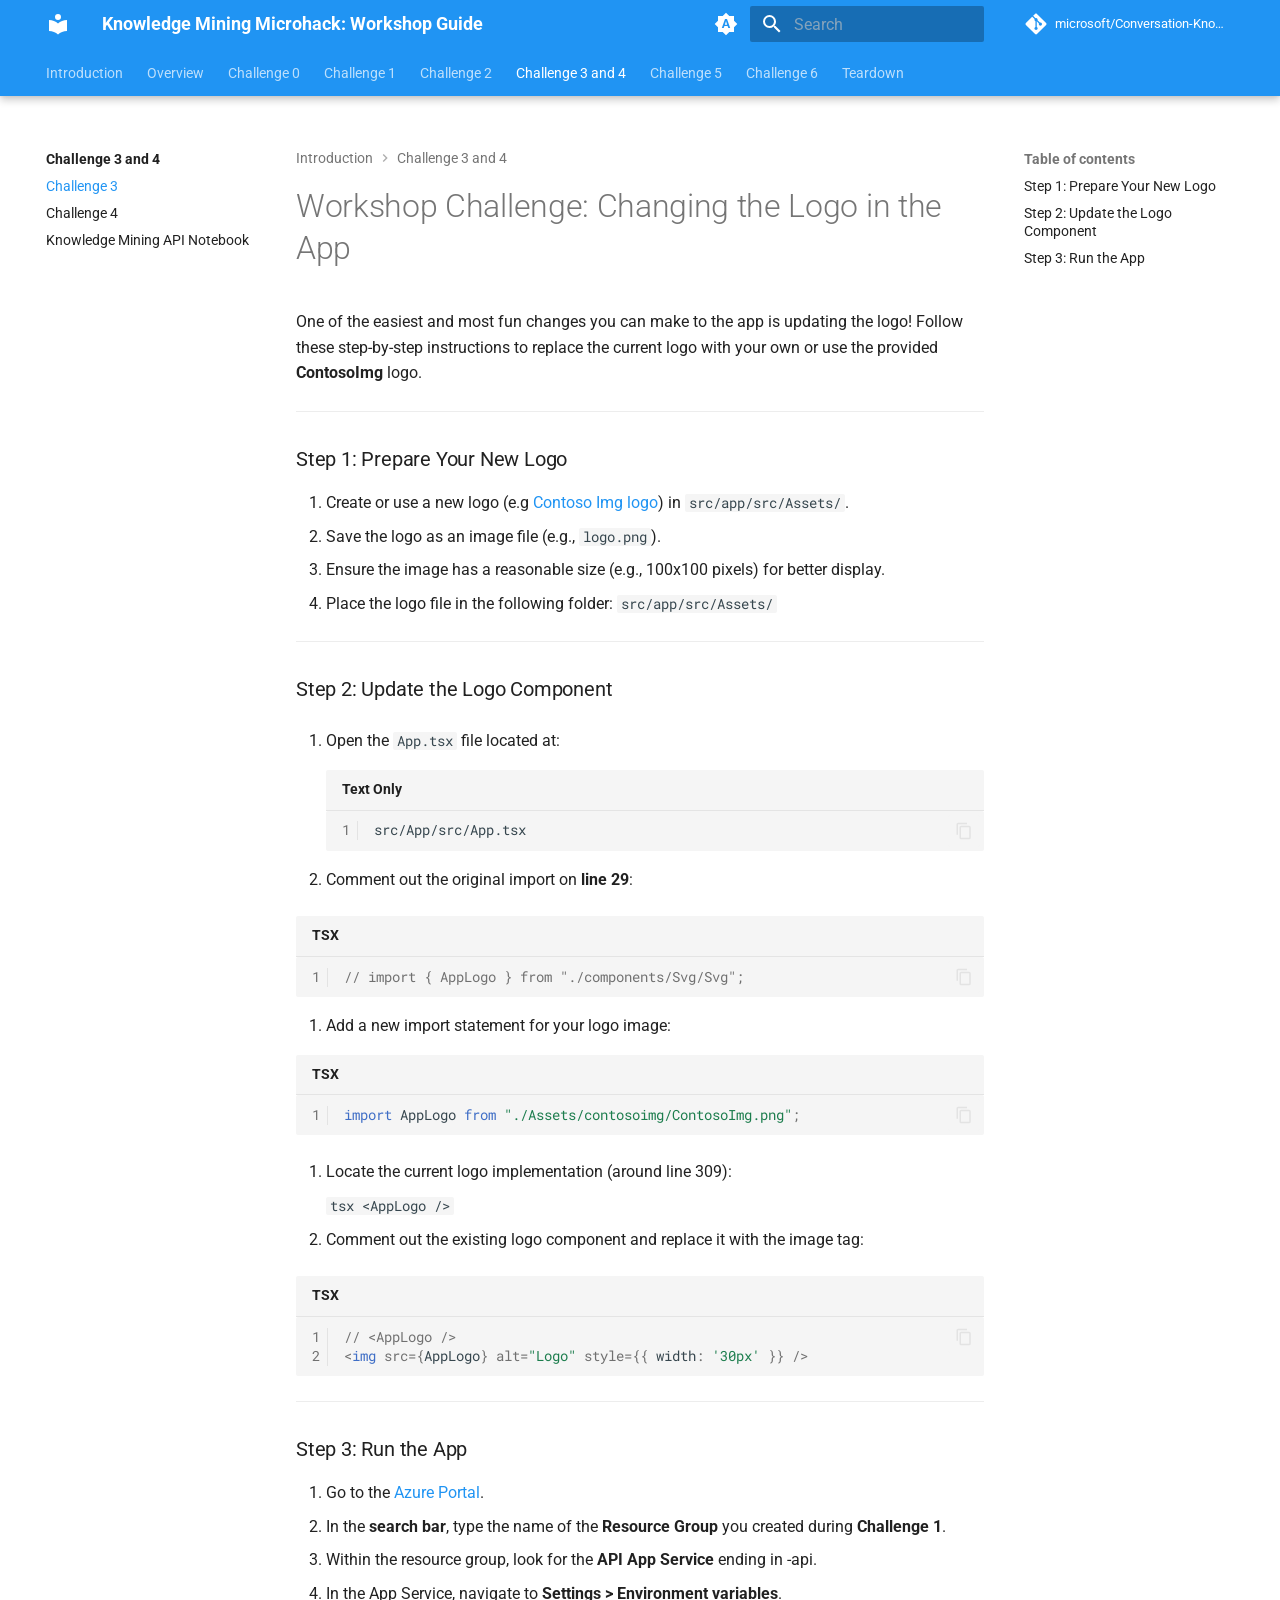
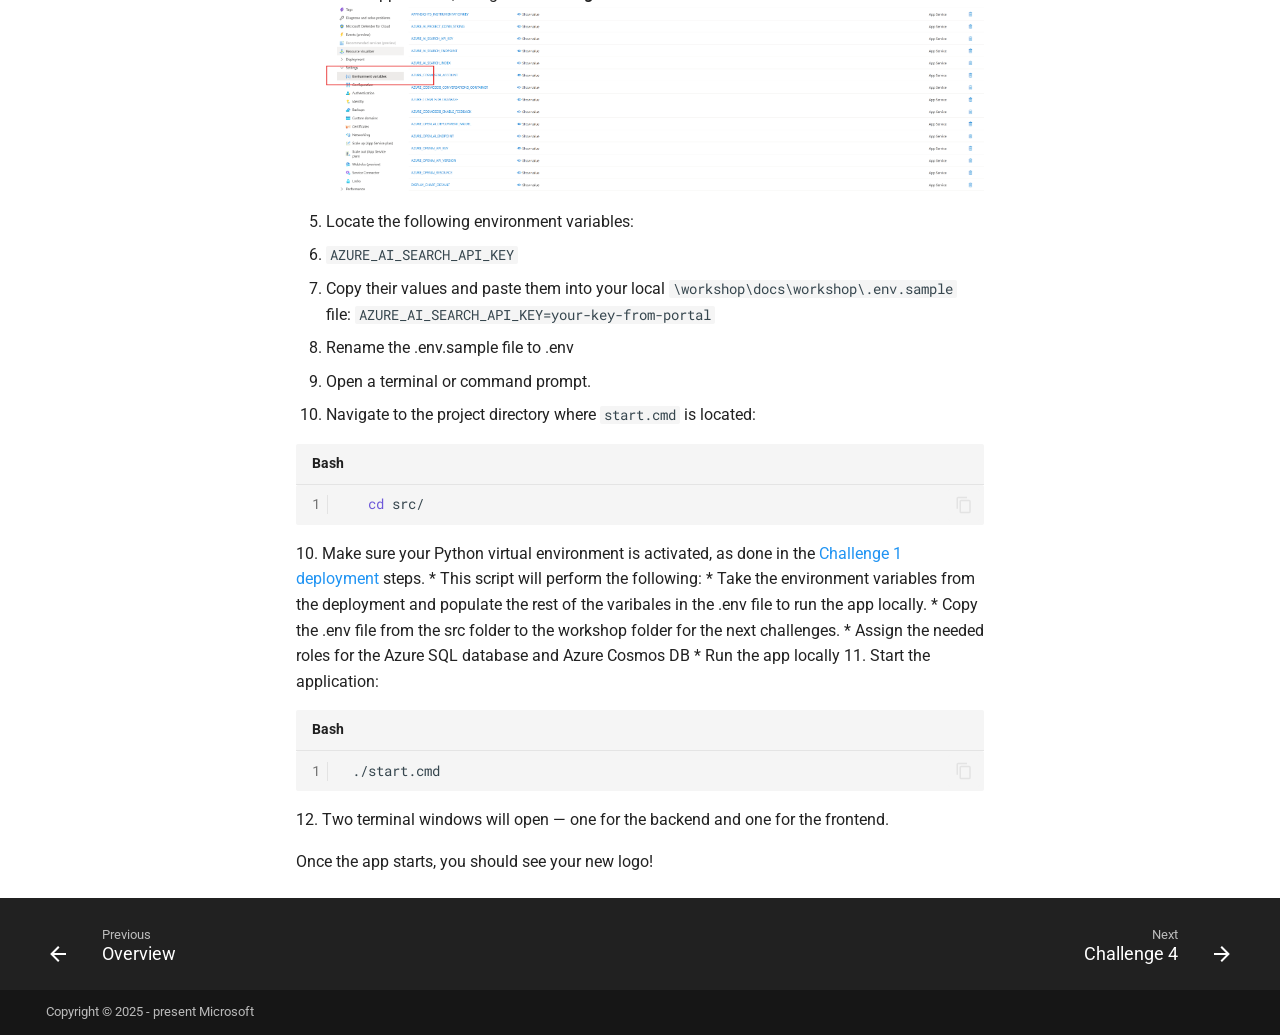
<file: workshop/Challenge-3-and-4/Challenge-3/index.html>
<!doctype html>
<html lang="en" class="no-js">
  <head>
    
      <meta charset="utf-8">
      <meta name="viewport" content="width=device-width,initial-scale=1">
      
        <meta name="description" content="Knowlege mining AI solution accelerator for Azure OpenAI Service and Azure Cognitive Search.">
      
      
        <meta name="author" content="bsanusi">
      
      
        <link rel="canonical" href="https://microsoft.github.io/Conversation-Knowledge-Mining-Solution-Accelerator/workshop/Challenge-3-and-4/Challenge-3/">
      
      
        <link rel="prev" href="../">
      
      
        <link rel="next" href="../Challenge-4/">
      
      
        
      
      
      <link rel="icon" href="../../../assets/images/favicon.png">
      <meta name="generator" content="mkdocs-1.6.1, mkdocs-material-9.7.6">
    
    
      
        <title>Challenge 3 - Knowledge Mining Microhack: Workshop Guide</title>
      
    
    
      <link rel="stylesheet" href="../../../assets/stylesheets/main.484c7ddc.min.css">
      
        
        <link rel="stylesheet" href="../../../assets/stylesheets/palette.ab4e12ef.min.css">
      
      


    
    
      
    
    
      
        
        
        <link rel="preconnect" href="https://fonts.gstatic.com" crossorigin>
        <link rel="stylesheet" href="https://fonts.googleapis.com/css?family=Roboto:300,300i,400,400i,700,700i%7CRoboto+Mono:400,400i,700,700i&display=fallback">
        <style>:root{--md-text-font:"Roboto";--md-code-font:"Roboto Mono"}</style>
      
    
    
    <script>__md_scope=new URL("../../..",location),__md_hash=e=>[...e].reduce(((e,_)=>(e<<5)-e+_.charCodeAt(0)),0),__md_get=(e,_=localStorage,t=__md_scope)=>JSON.parse(_.getItem(t.pathname+"."+e)),__md_set=(e,_,t=localStorage,a=__md_scope)=>{try{t.setItem(a.pathname+"."+e,JSON.stringify(_))}catch(e){}}</script>
    
      

    
    
  </head>
  
  
    
    
      
    
    
    
    
    <body dir="ltr" data-md-color-scheme="default" data-md-color-primary="indigo" data-md-color-accent="indigo">
  
    
    <input class="md-toggle" data-md-toggle="drawer" type="checkbox" id="__drawer" autocomplete="off">
    <input class="md-toggle" data-md-toggle="search" type="checkbox" id="__search" autocomplete="off">
    <label class="md-overlay" for="__drawer"></label>
    <div data-md-component="skip">
      
        
        <a href="#workshop-challenge-changing-the-logo-in-the-app" class="md-skip">
          Skip to content
        </a>
      
    </div>
    <div data-md-component="announce">
      
    </div>
    
    
      

  

<header class="md-header md-header--shadow md-header--lifted" data-md-component="header">
  <nav class="md-header__inner md-grid" aria-label="Header">
    <a href="../../.." title="Knowledge Mining Microhack: Workshop Guide" class="md-header__button md-logo" aria-label="Knowledge Mining Microhack: Workshop Guide" data-md-component="logo">
      
  
  <svg xmlns="http://www.w3.org/2000/svg" viewBox="0 0 24 24"><path d="M12 8a3 3 0 0 0 3-3 3 3 0 0 0-3-3 3 3 0 0 0-3 3 3 3 0 0 0 3 3m0 3.54C9.64 9.35 6.5 8 3 8v11c3.5 0 6.64 1.35 9 3.54 2.36-2.19 5.5-3.54 9-3.54V8c-3.5 0-6.64 1.35-9 3.54"/></svg>

    </a>
    <label class="md-header__button md-icon" for="__drawer">
      
      <svg xmlns="http://www.w3.org/2000/svg" viewBox="0 0 24 24"><path d="M3 6h18v2H3zm0 5h18v2H3zm0 5h18v2H3z"/></svg>
    </label>
    <div class="md-header__title" data-md-component="header-title">
      <div class="md-header__ellipsis">
        <div class="md-header__topic">
          <span class="md-ellipsis">
            Knowledge Mining Microhack: Workshop Guide
          </span>
        </div>
        <div class="md-header__topic" data-md-component="header-topic">
          <span class="md-ellipsis">
            
              Challenge 3
            
          </span>
        </div>
      </div>
    </div>
    
      
        <form class="md-header__option" data-md-component="palette">
  
    
    
    
    <input class="md-option" data-md-color-media="(prefers-color-scheme)" data-md-color-scheme="default" data-md-color-primary="indigo" data-md-color-accent="indigo"  aria-label="Switch to light mode"  type="radio" name="__palette" id="__palette_0">
    
      <label class="md-header__button md-icon" title="Switch to light mode" for="__palette_1" hidden>
        <svg xmlns="http://www.w3.org/2000/svg" viewBox="0 0 24 24"><path d="m14.3 16-.7-2h-3.2l-.7 2H7.8L11 7h2l3.2 9zM20 8.69V4h-4.69L12 .69 8.69 4H4v4.69L.69 12 4 15.31V20h4.69L12 23.31 15.31 20H20v-4.69L23.31 12zm-9.15 3.96h2.3L12 9z"/></svg>
      </label>
    
  
    
    
    
    <input class="md-option" data-md-color-media="(prefers-color-scheme: light)" data-md-color-scheme="default" data-md-color-primary="blue" data-md-color-accent="pink"  aria-label="Switch to dark mode"  type="radio" name="__palette" id="__palette_1">
    
      <label class="md-header__button md-icon" title="Switch to dark mode" for="__palette_2" hidden>
        <svg xmlns="http://www.w3.org/2000/svg" viewBox="0 0 24 24"><path d="M10 2c-1.82 0-3.53.5-5 1.35C8 5.08 10 8.3 10 12s-2 6.92-5 8.65C6.47 21.5 8.18 22 10 22a10 10 0 0 0 10-10A10 10 0 0 0 10 2"/></svg>
      </label>
    
  
    
    
    
    <input class="md-option" data-md-color-media="(prefers-color-scheme: dark)" data-md-color-scheme="slate" data-md-color-primary="blue-gray" data-md-color-accent="dark-blue"  aria-label="Switch to system mode"  type="radio" name="__palette" id="__palette_2">
    
      <label class="md-header__button md-icon" title="Switch to system mode" for="__palette_0" hidden>
        <svg xmlns="http://www.w3.org/2000/svg" viewBox="0 0 24 24"><path d="M12 18c-.89 0-1.74-.2-2.5-.55C11.56 16.5 13 14.42 13 12s-1.44-4.5-3.5-5.45C10.26 6.2 11.11 6 12 6a6 6 0 0 1 6 6 6 6 0 0 1-6 6m8-9.31V4h-4.69L12 .69 8.69 4H4v4.69L.69 12 4 15.31V20h4.69L12 23.31 15.31 20H20v-4.69L23.31 12z"/></svg>
      </label>
    
  
</form>
      
    
    
      <script>var palette=__md_get("__palette");if(palette&&palette.color){if("(prefers-color-scheme)"===palette.color.media){var media=matchMedia("(prefers-color-scheme: light)"),input=document.querySelector(media.matches?"[data-md-color-media='(prefers-color-scheme: light)']":"[data-md-color-media='(prefers-color-scheme: dark)']");palette.color.media=input.getAttribute("data-md-color-media"),palette.color.scheme=input.getAttribute("data-md-color-scheme"),palette.color.primary=input.getAttribute("data-md-color-primary"),palette.color.accent=input.getAttribute("data-md-color-accent")}for(var[key,value]of Object.entries(palette.color))document.body.setAttribute("data-md-color-"+key,value)}</script>
    
    
    
      
      
        <label class="md-header__button md-icon" for="__search">
          
          <svg xmlns="http://www.w3.org/2000/svg" viewBox="0 0 24 24"><path d="M9.5 3A6.5 6.5 0 0 1 16 9.5c0 1.61-.59 3.09-1.56 4.23l.27.27h.79l5 5-1.5 1.5-5-5v-.79l-.27-.27A6.52 6.52 0 0 1 9.5 16 6.5 6.5 0 0 1 3 9.5 6.5 6.5 0 0 1 9.5 3m0 2C7 5 5 7 5 9.5S7 14 9.5 14 14 12 14 9.5 12 5 9.5 5"/></svg>
        </label>
        <div class="md-search" data-md-component="search" role="dialog">
  <label class="md-search__overlay" for="__search"></label>
  <div class="md-search__inner" role="search">
    <form class="md-search__form" name="search">
      <input type="text" class="md-search__input" name="query" aria-label="Search" placeholder="Search" autocapitalize="off" autocorrect="off" autocomplete="off" spellcheck="false" data-md-component="search-query" required>
      <label class="md-search__icon md-icon" for="__search">
        
        <svg xmlns="http://www.w3.org/2000/svg" viewBox="0 0 24 24"><path d="M9.5 3A6.5 6.5 0 0 1 16 9.5c0 1.61-.59 3.09-1.56 4.23l.27.27h.79l5 5-1.5 1.5-5-5v-.79l-.27-.27A6.52 6.52 0 0 1 9.5 16 6.5 6.5 0 0 1 3 9.5 6.5 6.5 0 0 1 9.5 3m0 2C7 5 5 7 5 9.5S7 14 9.5 14 14 12 14 9.5 12 5 9.5 5"/></svg>
        
        <svg xmlns="http://www.w3.org/2000/svg" viewBox="0 0 24 24"><path d="M20 11v2H8l5.5 5.5-1.42 1.42L4.16 12l7.92-7.92L13.5 5.5 8 11z"/></svg>
      </label>
      <nav class="md-search__options" aria-label="Search">
        
        <button type="reset" class="md-search__icon md-icon" title="Clear" aria-label="Clear" tabindex="-1">
          
          <svg xmlns="http://www.w3.org/2000/svg" viewBox="0 0 24 24"><path d="M19 6.41 17.59 5 12 10.59 6.41 5 5 6.41 10.59 12 5 17.59 6.41 19 12 13.41 17.59 19 19 17.59 13.41 12z"/></svg>
        </button>
      </nav>
      
    </form>
    <div class="md-search__output">
      <div class="md-search__scrollwrap" tabindex="0" data-md-scrollfix>
        <div class="md-search-result" data-md-component="search-result">
          <div class="md-search-result__meta">
            Initializing search
          </div>
          <ol class="md-search-result__list" role="presentation"></ol>
        </div>
      </div>
    </div>
  </div>
</div>
      
    
    
      <div class="md-header__source">
        <a href="https://github.com/microsoft/Conversation-Knowledge-Mining-Solution-Accelerator" title="Go to repository" class="md-source" data-md-component="source">
  <div class="md-source__icon md-icon">
    
    <svg xmlns="http://www.w3.org/2000/svg" viewBox="0 0 448 512"><!--! Font Awesome Free 7.1.0 by @fontawesome - https://fontawesome.com License - https://fontawesome.com/license/free (Icons: CC BY 4.0, Fonts: SIL OFL 1.1, Code: MIT License) Copyright 2025 Fonticons, Inc.--><path d="M439.6 236.1 244 40.5c-5.4-5.5-12.8-8.5-20.4-8.5s-15 3-20.4 8.4L162.5 81l51.5 51.5c27.1-9.1 52.7 16.8 43.4 43.7l49.7 49.7c34.2-11.8 61.2 31 35.5 56.7-26.5 26.5-70.2-2.9-56-37.3L240.3 199v121.9c25.3 12.5 22.3 41.8 9.1 55-6.4 6.4-15.2 10.1-24.3 10.1s-17.8-3.6-24.3-10.1c-17.6-17.6-11.1-46.9 11.2-56v-123c-20.8-8.5-24.6-30.7-18.6-45L142.6 101 8.5 235.1C3 240.6 0 247.9 0 255.5s3 15 8.5 20.4l195.6 195.7c5.4 5.4 12.7 8.4 20.4 8.4s15-3 20.4-8.4l194.7-194.7c5.4-5.4 8.4-12.8 8.4-20.4s-3-15-8.4-20.4"/></svg>
  </div>
  <div class="md-source__repository">
    microsoft/Conversation-Knowledge-Mining-Solution-Accelerator
  </div>
</a>
      </div>
    
  </nav>
  
    
      
<nav class="md-tabs" aria-label="Tabs" data-md-component="tabs">
  <div class="md-grid">
    <ul class="md-tabs__list">
      
        
  
  
  
  
    <li class="md-tabs__item">
      <a href="../../.." class="md-tabs__link">
        
  
  
    
  
  Introduction

      </a>
    </li>
  

      
        
  
  
  
  
    <li class="md-tabs__item">
      <a href="../../00-Use-Case-Scenerio/" class="md-tabs__link">
        
  
  
    
  
  Overview

      </a>
    </li>
  

      
        
  
  
  
  
    
    
      <li class="md-tabs__item">
        <a href="../../Challenge-0/" class="md-tabs__link">
          
  
  
    
  
  Challenge 0

        </a>
      </li>
    
  

      
        
  
  
  
  
    
    
      <li class="md-tabs__item">
        <a href="../../Challenge-1/Solution_Overview/" class="md-tabs__link">
          
  
  
    
  
  Challenge 1

        </a>
      </li>
    
  

      
        
  
  
  
  
    
    
      <li class="md-tabs__item">
        <a href="../../Challenge-2/" class="md-tabs__link">
          
  
  
    
  
  Challenge 2

        </a>
      </li>
    
  

      
        
  
  
  
    
  
  
    
    
      <li class="md-tabs__item md-tabs__item--active">
        <a href="../" class="md-tabs__link">
          
  
  
    
  
  Challenge 3 and 4

        </a>
      </li>
    
  

      
        
  
  
  
  
    
    
      <li class="md-tabs__item">
        <a href="../../Challenge-5/" class="md-tabs__link">
          
  
  
    
  
  Challenge 5

        </a>
      </li>
    
  

      
        
  
  
  
  
    
    
      <li class="md-tabs__item">
        <a href="../../Challenge-6/" class="md-tabs__link">
          
  
  
    
  
  Challenge 6

        </a>
      </li>
    
  

      
        
  
  
  
  
    
    
      <li class="md-tabs__item">
        <a href="../../Tear-Down/" class="md-tabs__link">
          
  
  
    
  
  Teardown

        </a>
      </li>
    
  

      
    </ul>
  </div>
</nav>
    
  
</header>
    
    <div class="md-container" data-md-component="container">
      
      
        
      
      <main class="md-main" data-md-component="main">
        <div class="md-main__inner md-grid">
          
            
              
              <div class="md-sidebar md-sidebar--primary" data-md-component="sidebar" data-md-type="navigation" >
                <div class="md-sidebar__scrollwrap">
                  <div class="md-sidebar__inner">
                    


  


<nav class="md-nav md-nav--primary md-nav--lifted" aria-label="Navigation" data-md-level="0">
  <label class="md-nav__title" for="__drawer">
    <a href="../../.." title="Knowledge Mining Microhack: Workshop Guide" class="md-nav__button md-logo" aria-label="Knowledge Mining Microhack: Workshop Guide" data-md-component="logo">
      
  
  <svg xmlns="http://www.w3.org/2000/svg" viewBox="0 0 24 24"><path d="M12 8a3 3 0 0 0 3-3 3 3 0 0 0-3-3 3 3 0 0 0-3 3 3 3 0 0 0 3 3m0 3.54C9.64 9.35 6.5 8 3 8v11c3.5 0 6.64 1.35 9 3.54 2.36-2.19 5.5-3.54 9-3.54V8c-3.5 0-6.64 1.35-9 3.54"/></svg>

    </a>
    Knowledge Mining Microhack: Workshop Guide
  </label>
  
    <div class="md-nav__source">
      <a href="https://github.com/microsoft/Conversation-Knowledge-Mining-Solution-Accelerator" title="Go to repository" class="md-source" data-md-component="source">
  <div class="md-source__icon md-icon">
    
    <svg xmlns="http://www.w3.org/2000/svg" viewBox="0 0 448 512"><!--! Font Awesome Free 7.1.0 by @fontawesome - https://fontawesome.com License - https://fontawesome.com/license/free (Icons: CC BY 4.0, Fonts: SIL OFL 1.1, Code: MIT License) Copyright 2025 Fonticons, Inc.--><path d="M439.6 236.1 244 40.5c-5.4-5.5-12.8-8.5-20.4-8.5s-15 3-20.4 8.4L162.5 81l51.5 51.5c27.1-9.1 52.7 16.8 43.4 43.7l49.7 49.7c34.2-11.8 61.2 31 35.5 56.7-26.5 26.5-70.2-2.9-56-37.3L240.3 199v121.9c25.3 12.5 22.3 41.8 9.1 55-6.4 6.4-15.2 10.1-24.3 10.1s-17.8-3.6-24.3-10.1c-17.6-17.6-11.1-46.9 11.2-56v-123c-20.8-8.5-24.6-30.7-18.6-45L142.6 101 8.5 235.1C3 240.6 0 247.9 0 255.5s3 15 8.5 20.4l195.6 195.7c5.4 5.4 12.7 8.4 20.4 8.4s15-3 20.4-8.4l194.7-194.7c5.4-5.4 8.4-12.8 8.4-20.4s-3-15-8.4-20.4"/></svg>
  </div>
  <div class="md-source__repository">
    microsoft/Conversation-Knowledge-Mining-Solution-Accelerator
  </div>
</a>
    </div>
  
  <ul class="md-nav__list" data-md-scrollfix>
    
      
      
  
  
  
  
    <li class="md-nav__item">
      <a href="../../.." class="md-nav__link">
        
  
  
  <span class="md-ellipsis">
    
  
    Introduction
  

    
  </span>
  
  

      </a>
    </li>
  

    
      
      
  
  
  
  
    <li class="md-nav__item">
      <a href="../../00-Use-Case-Scenerio/" class="md-nav__link">
        
  
  
  <span class="md-ellipsis">
    
  
    Overview
  

    
  </span>
  
  

      </a>
    </li>
  

    
      
      
  
  
  
  
    
    
      
        
          
        
      
        
      
    
    
    
      
      
    
    
    <li class="md-nav__item md-nav__item--nested">
      
        
        
          
        
        <input class="md-nav__toggle md-toggle md-toggle--indeterminate" type="checkbox" id="__nav_3" >
        
          
          <div class="md-nav__link md-nav__container">
            <a href="../../Challenge-0/" class="md-nav__link ">
              
  
  
  <span class="md-ellipsis">
    
  
    Challenge 0
  

    
  </span>
  
  

            </a>
            
              
              <label class="md-nav__link " for="__nav_3" id="__nav_3_label" tabindex="0">
                <span class="md-nav__icon md-icon"></span>
              </label>
            
          </div>
        
        <nav class="md-nav" data-md-level="1" aria-labelledby="__nav_3_label" aria-expanded="false">
          <label class="md-nav__title" for="__nav_3">
            <span class="md-nav__icon md-icon"></span>
            
  
    Challenge 0
  

          </label>
          <ul class="md-nav__list" data-md-scrollfix>
            
              
            
              
                
  
  
  
  
    <li class="md-nav__item">
      <a href="../../Challenge-0/CU-Challenge/" class="md-nav__link">
        
  
  
  <span class="md-ellipsis">
    
  
    CU-AI Foundry
  

    
  </span>
  
  

      </a>
    </li>
  

              
            
          </ul>
        </nav>
      
    </li>
  

    
      
      
  
  
  
  
    
    
      
        
      
        
      
        
      
        
      
        
      
        
      
    
    
    
      
      
    
    
    <li class="md-nav__item md-nav__item--nested">
      
        
        
          
        
        <input class="md-nav__toggle md-toggle md-toggle--indeterminate" type="checkbox" id="__nav_4" >
        
          
          <label class="md-nav__link" for="__nav_4" id="__nav_4_label" tabindex="0">
            
  
  
  <span class="md-ellipsis">
    
  
    Challenge 1
  

    
  </span>
  
  

            <span class="md-nav__icon md-icon"></span>
          </label>
        
        <nav class="md-nav" data-md-level="1" aria-labelledby="__nav_4_label" aria-expanded="false">
          <label class="md-nav__title" for="__nav_4">
            <span class="md-nav__icon md-icon"></span>
            
  
    Challenge 1
  

          </label>
          <ul class="md-nav__list" data-md-scrollfix>
            
              
                
  
  
  
  
    <li class="md-nav__item">
      <a href="../../Challenge-1/Solution_Overview/" class="md-nav__link">
        
  
  
  <span class="md-ellipsis">
    
  
    Solution Overview
  

    
  </span>
  
  

      </a>
    </li>
  

              
            
              
                
  
  
  
  
    <li class="md-nav__item">
      <a href="../../Challenge-1/Deployment/" class="md-nav__link">
        
  
  
  <span class="md-ellipsis">
    
  
    Deployment
  

    
  </span>
  
  

      </a>
    </li>
  

              
            
              
                
  
  
  
  
    <li class="md-nav__item">
      <a href="../../Challenge-1/Code_Walkthrough/01_Data_Explore/" class="md-nav__link">
        
  
  
  <span class="md-ellipsis">
    
  
    Explore Data
  

    
  </span>
  
  

      </a>
    </li>
  

              
            
              
                
  
  
  
  
    <li class="md-nav__item">
      <a href="../../Challenge-1/Code_Walkthrough/02_Frontend/" class="md-nav__link">
        
  
  
  <span class="md-ellipsis">
    
  
    Frontend
  

    
  </span>
  
  

      </a>
    </li>
  

              
            
              
                
  
  
  
  
    <li class="md-nav__item">
      <a href="../../Challenge-1/Code_Walkthrough/03_Backend/" class="md-nav__link">
        
  
  
  <span class="md-ellipsis">
    
  
    Backend
  

    
  </span>
  
  

      </a>
    </li>
  

              
            
              
                
  
  
  
  
    <li class="md-nav__item">
      <a href="../../Challenge-1/Code_Walkthrough/04_Api/" class="md-nav__link">
        
  
  
  <span class="md-ellipsis">
    
  
    API
  

    
  </span>
  
  

      </a>
    </li>
  

              
            
          </ul>
        </nav>
      
    </li>
  

    
      
      
  
  
  
  
    
    
      
        
          
        
      
    
    
    
      
      
    
    
    <li class="md-nav__item md-nav__item--nested">
      
        
        
          
        
        <input class="md-nav__toggle md-toggle md-toggle--indeterminate" type="checkbox" id="__nav_5" >
        
          
          <div class="md-nav__link md-nav__container">
            <a href="../../Challenge-2/" class="md-nav__link ">
              
  
  
  <span class="md-ellipsis">
    
  
    Challenge 2
  

    
  </span>
  
  

            </a>
            
          </div>
        
        <nav class="md-nav" data-md-level="1" aria-labelledby="__nav_5_label" aria-expanded="false">
          <label class="md-nav__title" for="__nav_5">
            <span class="md-nav__icon md-icon"></span>
            
  
    Challenge 2
  

          </label>
          <ul class="md-nav__list" data-md-scrollfix>
            
              
            
          </ul>
        </nav>
      
    </li>
  

    
      
      
  
  
    
  
  
  
    
    
      
        
          
        
      
        
      
        
      
        
      
    
    
    
      
        
        
      
      
    
    
    <li class="md-nav__item md-nav__item--active md-nav__item--section md-nav__item--nested">
      
        
        
        <input class="md-nav__toggle md-toggle " type="checkbox" id="__nav_6" checked>
        
          
          <div class="md-nav__link md-nav__container">
            <a href="../" class="md-nav__link ">
              
  
  
  <span class="md-ellipsis">
    
  
    Challenge 3 and 4
  

    
  </span>
  
  

            </a>
            
              
              <label class="md-nav__link " for="__nav_6" id="__nav_6_label" tabindex="">
                <span class="md-nav__icon md-icon"></span>
              </label>
            
          </div>
        
        <nav class="md-nav" data-md-level="1" aria-labelledby="__nav_6_label" aria-expanded="true">
          <label class="md-nav__title" for="__nav_6">
            <span class="md-nav__icon md-icon"></span>
            
  
    Challenge 3 and 4
  

          </label>
          <ul class="md-nav__list" data-md-scrollfix>
            
              
            
              
                
  
  
    
  
  
  
    <li class="md-nav__item md-nav__item--active">
      
      <input class="md-nav__toggle md-toggle" type="checkbox" id="__toc">
      
      
        
      
      
        <label class="md-nav__link md-nav__link--active" for="__toc">
          
  
  
  <span class="md-ellipsis">
    
  
    Challenge 3
  

    
  </span>
  
  

          <span class="md-nav__icon md-icon"></span>
        </label>
      
      <a href="./" class="md-nav__link md-nav__link--active">
        
  
  
  <span class="md-ellipsis">
    
  
    Challenge 3
  

    
  </span>
  
  

      </a>
      
        

<nav class="md-nav md-nav--secondary" aria-label="Table of contents">
  
  
  
    
  
  
    <label class="md-nav__title" for="__toc">
      <span class="md-nav__icon md-icon"></span>
      Table of contents
    </label>
    <ul class="md-nav__list" data-md-component="toc" data-md-scrollfix>
      
        <li class="md-nav__item">
  <a href="#step-1-prepare-your-new-logo" class="md-nav__link">
    <span class="md-ellipsis">
      
        Step 1: Prepare Your New Logo
      
    </span>
  </a>
  
</li>
      
        <li class="md-nav__item">
  <a href="#step-2-update-the-logo-component" class="md-nav__link">
    <span class="md-ellipsis">
      
        Step 2: Update the Logo Component
      
    </span>
  </a>
  
</li>
      
        <li class="md-nav__item">
  <a href="#step-3-run-the-app" class="md-nav__link">
    <span class="md-ellipsis">
      
        Step 3: Run the App
      
    </span>
  </a>
  
</li>
      
    </ul>
  
</nav>
      
    </li>
  

              
            
              
                
  
  
  
  
    <li class="md-nav__item">
      <a href="../Challenge-4/" class="md-nav__link">
        
  
  
  <span class="md-ellipsis">
    
  
    Challenge 4
  

    
  </span>
  
  

      </a>
    </li>
  

              
            
              
                
  
  
  
  
    <li class="md-nav__item">
      <a href="../knowledge_mining_api/" class="md-nav__link">
        
  
  
  <span class="md-ellipsis">
    
  
    Knowledge Mining API Notebook
  

    
  </span>
  
  

      </a>
    </li>
  

              
            
          </ul>
        </nav>
      
    </li>
  

    
      
      
  
  
  
  
    
    
      
        
          
        
      
        
      
        
      
    
    
    
      
      
    
    
    <li class="md-nav__item md-nav__item--nested">
      
        
        
          
        
        <input class="md-nav__toggle md-toggle md-toggle--indeterminate" type="checkbox" id="__nav_7" >
        
          
          <div class="md-nav__link md-nav__container">
            <a href="../../Challenge-5/" class="md-nav__link ">
              
  
  
  <span class="md-ellipsis">
    
  
    Challenge 5
  

    
  </span>
  
  

            </a>
            
              
              <label class="md-nav__link " for="__nav_7" id="__nav_7_label" tabindex="0">
                <span class="md-nav__icon md-icon"></span>
              </label>
            
          </div>
        
        <nav class="md-nav" data-md-level="1" aria-labelledby="__nav_7_label" aria-expanded="false">
          <label class="md-nav__title" for="__nav_7">
            <span class="md-nav__icon md-icon"></span>
            
  
    Challenge 5
  

          </label>
          <ul class="md-nav__list" data-md-scrollfix>
            
              
            
              
                
  
  
  
  
    <li class="md-nav__item">
      <a href="../../Challenge-5/notebooks/video_chapter_generation/" class="md-nav__link">
        
  
  
  <span class="md-ellipsis">
    
  
    Video Chapters Generation
  

    
  </span>
  
  

      </a>
    </li>
  

              
            
              
                
  
  
  
  
    <li class="md-nav__item">
      <a href="../../Challenge-5/notebooks/video_tag_generation/" class="md-nav__link">
        
  
  
  <span class="md-ellipsis">
    
  
    Video Tag Generation
  

    
  </span>
  
  

      </a>
    </li>
  

              
            
          </ul>
        </nav>
      
    </li>
  

    
      
      
  
  
  
  
    
    
      
        
          
        
      
        
      
    
    
    
      
      
    
    
    <li class="md-nav__item md-nav__item--nested">
      
        
        
          
        
        <input class="md-nav__toggle md-toggle md-toggle--indeterminate" type="checkbox" id="__nav_8" >
        
          
          <div class="md-nav__link md-nav__container">
            <a href="../../Challenge-6/" class="md-nav__link ">
              
  
  
  <span class="md-ellipsis">
    
  
    Challenge 6
  

    
  </span>
  
  

            </a>
            
              
              <label class="md-nav__link " for="__nav_8" id="__nav_8_label" tabindex="0">
                <span class="md-nav__icon md-icon"></span>
              </label>
            
          </div>
        
        <nav class="md-nav" data-md-level="1" aria-labelledby="__nav_8_label" aria-expanded="false">
          <label class="md-nav__title" for="__nav_8">
            <span class="md-nav__icon md-icon"></span>
            
  
    Challenge 6
  

          </label>
          <ul class="md-nav__list" data-md-scrollfix>
            
              
            
              
                
  
  
  
  
    <li class="md-nav__item">
      <a href="../../Challenge-6/Content_safety_evaluation/" class="md-nav__link">
        
  
  
  <span class="md-ellipsis">
    
  
    Content Safety Evaluation Notebook
  

    
  </span>
  
  

      </a>
    </li>
  

              
            
          </ul>
        </nav>
      
    </li>
  

    
      
      
  
  
  
  
    
    
      
        
          
        
      
    
    
    
      
      
    
    
    <li class="md-nav__item md-nav__item--nested">
      
        
        
          
        
        <input class="md-nav__toggle md-toggle md-toggle--indeterminate" type="checkbox" id="__nav_9" >
        
          
          <div class="md-nav__link md-nav__container">
            <a href="../../Tear-Down/" class="md-nav__link ">
              
  
  
  <span class="md-ellipsis">
    
  
    Teardown
  

    
  </span>
  
  

            </a>
            
          </div>
        
        <nav class="md-nav" data-md-level="1" aria-labelledby="__nav_9_label" aria-expanded="false">
          <label class="md-nav__title" for="__nav_9">
            <span class="md-nav__icon md-icon"></span>
            
  
    Teardown
  

          </label>
          <ul class="md-nav__list" data-md-scrollfix>
            
              
            
          </ul>
        </nav>
      
    </li>
  

    
  </ul>
</nav>
                  </div>
                </div>
              </div>
            
            
              
              <div class="md-sidebar md-sidebar--secondary" data-md-component="sidebar" data-md-type="toc" >
                <div class="md-sidebar__scrollwrap">
                  <div class="md-sidebar__inner">
                    

<nav class="md-nav md-nav--secondary" aria-label="Table of contents">
  
  
  
    
  
  
    <label class="md-nav__title" for="__toc">
      <span class="md-nav__icon md-icon"></span>
      Table of contents
    </label>
    <ul class="md-nav__list" data-md-component="toc" data-md-scrollfix>
      
        <li class="md-nav__item">
  <a href="#step-1-prepare-your-new-logo" class="md-nav__link">
    <span class="md-ellipsis">
      
        Step 1: Prepare Your New Logo
      
    </span>
  </a>
  
</li>
      
        <li class="md-nav__item">
  <a href="#step-2-update-the-logo-component" class="md-nav__link">
    <span class="md-ellipsis">
      
        Step 2: Update the Logo Component
      
    </span>
  </a>
  
</li>
      
        <li class="md-nav__item">
  <a href="#step-3-run-the-app" class="md-nav__link">
    <span class="md-ellipsis">
      
        Step 3: Run the App
      
    </span>
  </a>
  
</li>
      
    </ul>
  
</nav>
                  </div>
                </div>
              </div>
            
          
          
            <div class="md-content" data-md-component="content">
              
                



  


  <nav class="md-path" aria-label="Navigation" >
    <ol class="md-path__list">
      
        
  
  
    <li class="md-path__item">
      <a href="../../.." class="md-path__link">
        
  <span class="md-ellipsis">
    Introduction
  </span>

      </a>
    </li>
  

      
      
        
  
  
    
    
      <li class="md-path__item">
        <a href="../" class="md-path__link">
          
  <span class="md-ellipsis">
    Challenge 3 and 4
  </span>

        </a>
      </li>
    
  

      
    </ol>
  </nav>

              
              <article class="md-content__inner md-typeset">
                
                  


  
  


<h1 id="workshop-challenge-changing-the-logo-in-the-app">Workshop Challenge: Changing the Logo in the App<a class="headerlink" href="#workshop-challenge-changing-the-logo-in-the-app" title="Permanent link">&para;</a></h1>
<p>One of the easiest and most fun changes you can make to the app is updating the logo! Follow these step-by-step instructions to replace the current logo with your own or use the provided <strong>ContosoImg</strong> logo.</p>
<hr />
<h3 id="step-1-prepare-your-new-logo">Step 1: Prepare Your New Logo<a class="headerlink" href="#step-1-prepare-your-new-logo" title="Permanent link">&para;</a></h3>
<ol>
<li>Create or use a new logo (e.g <a href="../../../../../src/App/src/Assets/ContosoImg.png">Contoso Img logo</a>) in <code>src/app/src/Assets/</code>.</li>
<li>Save the logo as an image file (e.g., <code>logo.png</code>).</li>
<li>Ensure the image has a reasonable size (e.g., 100x100 pixels) for better display.</li>
<li>Place the logo file in the following folder:
    <code>src/app/src/Assets/</code></li>
</ol>
<hr />
<h3 id="step-2-update-the-logo-component">Step 2: Update the Logo Component<a class="headerlink" href="#step-2-update-the-logo-component" title="Permanent link">&para;</a></h3>
<ol>
<li>
<p>Open the <code>App.tsx</code> file located at:<br />
   <div class="highlight"><table class="highlighttable"><tr><th colspan="2" class="filename"><span class="filename">Text Only</span></th></tr><tr><td class="linenos"><div class="linenodiv"><pre><span></span><span class="normal">1</span></pre></div></td><td class="code"><div><pre><span></span><code>src/App/src/App.tsx
</code></pre></div></td></tr></table></div></p>
</li>
<li>
<p>Comment out the original import on <strong>line 29</strong>:</p>
</li>
</ol>
<div class="highlight"><table class="highlighttable"><tr><th colspan="2" class="filename"><span class="filename">TSX</span></th></tr><tr><td class="linenos"><div class="linenodiv"><pre><span></span><span class="normal">1</span></pre></div></td><td class="code"><div><pre><span></span><code><span class="c1">// import { AppLogo } from &quot;./components/Svg/Svg&quot;;</span>
</code></pre></div></td></tr></table></div>
<ol>
<li>Add a new import statement for your logo image:</li>
</ol>
<div class="highlight"><table class="highlighttable"><tr><th colspan="2" class="filename"><span class="filename">TSX</span></th></tr><tr><td class="linenos"><div class="linenodiv"><pre><span></span><span class="normal">1</span></pre></div></td><td class="code"><div><pre><span></span><code><span class="k">import</span><span class="w"> </span><span class="nx">AppLogo</span><span class="w"> </span><span class="kr">from</span><span class="w"> </span><span class="s2">&quot;./Assets/contosoimg/ContosoImg.png&quot;</span><span class="p">;</span>
</code></pre></div></td></tr></table></div>
<ol>
<li>
<p>Locate the current logo implementation (around line 309):</p>
<p><code>tsx
   &lt;AppLogo /&gt;</code></p>
</li>
<li>
<p>Comment out the existing logo component and replace it with the image tag:</p>
</li>
</ol>
<div class="highlight"><table class="highlighttable"><tr><th colspan="2" class="filename"><span class="filename">TSX</span></th></tr><tr><td class="linenos"><div class="linenodiv"><pre><span></span><span class="normal">1</span>
<span class="normal">2</span></pre></div></td><td class="code"><div><pre><span></span><code><span class="c1">// &lt;AppLogo /&gt;</span>
<span class="p">&lt;</span><span class="nt">img</span><span class="w"> </span><span class="na">src</span><span class="o">=</span><span class="p">{</span><span class="nx">AppLogo</span><span class="p">}</span><span class="w"> </span><span class="na">alt</span><span class="o">=</span><span class="s">&quot;Logo&quot;</span><span class="w"> </span><span class="na">style</span><span class="o">=</span><span class="p">{{</span><span class="w"> </span><span class="nx">width</span><span class="o">:</span><span class="w"> </span><span class="s1">&#39;30px&#39;</span><span class="w"> </span><span class="p">}}</span><span class="w"> </span><span class="p">/&gt;</span>
</code></pre></div></td></tr></table></div>
<hr />
<h3 id="step-3-run-the-app">Step 3: Run the App<a class="headerlink" href="#step-3-run-the-app" title="Permanent link">&para;</a></h3>
<ol>
<li>Go to the <a href="https://portal.azure.com">Azure Portal</a>.</li>
<li>In the <strong>search bar</strong>, type the name of the <strong>Resource Group</strong> you created during <strong>Challenge 1</strong>.</li>
<li>Within the resource group, look for the <strong>API App Service</strong> ending in -api.  </li>
<li>In the App Service, navigate to <strong>Settings &gt; Environment variables</strong>.
   <img alt="Azure Portal Settings &gt; Configuration" src="../../img/portal-app-api-env.png" /></li>
<li>Locate the following environment variables:</li>
<li><code>AZURE_AI_SEARCH_API_KEY</code></li>
<li>Copy their values and paste them into your local <code>\workshop\docs\workshop\.env.sample</code> file:
   <code>AZURE_AI_SEARCH_API_KEY=your-key-from-portal</code></li>
<li>Rename the .env.sample file to .env</li>
<li>Open a terminal or command prompt.</li>
<li>Navigate to the project directory where <code>start.cmd</code> is located:</li>
</ol>
<p><div class="highlight"><table class="highlighttable"><tr><th colspan="2" class="filename"><span class="filename">Bash</span></th></tr><tr><td class="linenos"><div class="linenodiv"><pre><span></span><span class="normal">1</span></pre></div></td><td class="code"><div><pre><span></span><code><span class="w">   </span><span class="nb">cd</span><span class="w"> </span>src/
</code></pre></div></td></tr></table></div>
10. Make sure your Python virtual environment is activated, as done in the <a href="../../Challenge-1/Deployment/">Challenge 1 deployment</a> steps.
      * This script will perform the following: 
         * Take the environment variables from the deployment and populate the rest of the varibales in the .env file to run the app locally. 
         * Copy the .env file from the src folder to the workshop folder for the next challenges. 
         * Assign the needed roles for the Azure SQL database and Azure Cosmos DB
         * Run the app locally
11. Start the application:</p>
<p><div class="highlight"><table class="highlighttable"><tr><th colspan="2" class="filename"><span class="filename">Bash</span></th></tr><tr><td class="linenos"><div class="linenodiv"><pre><span></span><span class="normal">1</span></pre></div></td><td class="code"><div><pre><span></span><code><span class="w"> </span>./start.cmd
</code></pre></div></td></tr></table></div>
12. Two terminal windows will open — one for the backend and one for the frontend.</p>
<p>Once the app starts, you should see your new logo!</p>












                
              </article>
            </div>
          
          
  <script>var tabs=__md_get("__tabs");if(Array.isArray(tabs))e:for(var set of document.querySelectorAll(".tabbed-set")){var labels=set.querySelector(".tabbed-labels");for(var tab of tabs)for(var label of labels.getElementsByTagName("label"))if(label.innerText.trim()===tab){var input=document.getElementById(label.htmlFor);input.checked=!0;continue e}}</script>

<script>var target=document.getElementById(location.hash.slice(1));target&&target.name&&(target.checked=target.name.startsWith("__tabbed_"))</script>
        </div>
        
          <button type="button" class="md-top md-icon" data-md-component="top" hidden>
  
  <svg xmlns="http://www.w3.org/2000/svg" viewBox="0 0 24 24"><path d="M13 20h-2V8l-5.5 5.5-1.42-1.42L12 4.16l7.92 7.92-1.42 1.42L13 8z"/></svg>
  Back to top
</button>
        
      </main>
      
        <footer class="md-footer">
  
    
      
      <nav class="md-footer__inner md-grid" aria-label="Footer" >
        
          
          <a href="../" class="md-footer__link md-footer__link--prev" aria-label="Previous: Overview">
            <div class="md-footer__button md-icon">
              
              <svg xmlns="http://www.w3.org/2000/svg" viewBox="0 0 24 24"><path d="M20 11v2H8l5.5 5.5-1.42 1.42L4.16 12l7.92-7.92L13.5 5.5 8 11z"/></svg>
            </div>
            <div class="md-footer__title">
              <span class="md-footer__direction">
                Previous
              </span>
              <div class="md-ellipsis">
                Overview
              </div>
            </div>
          </a>
        
        
          
          <a href="../Challenge-4/" class="md-footer__link md-footer__link--next" aria-label="Next: Challenge 4">
            <div class="md-footer__title">
              <span class="md-footer__direction">
                Next
              </span>
              <div class="md-ellipsis">
                Challenge 4
              </div>
            </div>
            <div class="md-footer__button md-icon">
              
              <svg xmlns="http://www.w3.org/2000/svg" viewBox="0 0 24 24"><path d="M4 11v2h12l-5.5 5.5 1.42 1.42L19.84 12l-7.92-7.92L10.5 5.5 16 11z"/></svg>
            </div>
          </a>
        
      </nav>
    
  
  <div class="md-footer-meta md-typeset">
    <div class="md-footer-meta__inner md-grid">
      <div class="md-copyright">
  
    <div class="md-copyright__highlight">
      Copyright &copy; 2025 - present Microsoft

    </div>
  
  
</div>
      
    </div>
  </div>
</footer>
      
    </div>
    <div class="md-dialog" data-md-component="dialog">
      <div class="md-dialog__inner md-typeset"></div>
    </div>
    
      <div class="md-progress" data-md-component="progress" role="progressbar"></div>
    
    
    
      
      
      <script id="__config" type="application/json">{"annotate": null, "base": "../../..", "features": ["navigation.instant", "navigation.expand", "navigation.instant.progress", "navigation.tracking", "navigation.tabs", "navigation.tabs.sticky", "navigation.path", "navigation.indexes", "navigation.top", "toc.follow", "navigation.footer", "content.code.copy", "content.tabs.link"], "search": "../../../assets/javascripts/workers/search.2c215733.min.js", "tags": null, "translations": {"clipboard.copied": "Copied to clipboard", "clipboard.copy": "Copy to clipboard", "search.result.more.one": "1 more on this page", "search.result.more.other": "# more on this page", "search.result.none": "No matching documents", "search.result.one": "1 matching document", "search.result.other": "# matching documents", "search.result.placeholder": "Type to start searching", "search.result.term.missing": "Missing", "select.version": "Select version"}, "version": null}</script>
    
    
  <!-- Add scripts that need to run before here -->
  
      <script src="../../../assets/javascripts/bundle.79ae519e.min.js"></script>
      
    
  <!-- Add scripts that need to run afterwards here -->

    <!-- Place this tag in your head or just before your close body tag. -->
    <script async defer src="https://buttons.github.io/buttons.js"></script>
    

  </body>
</html>
</file>
<file: assets/stylesheets/main.484c7ddc.min.css>
@charset "UTF-8";html{-webkit-text-size-adjust:none;-moz-text-size-adjust:none;text-size-adjust:none;box-sizing:border-box}*,:after,:before{box-sizing:inherit}@media (prefers-reduced-motion){*,:after,:before{transition:none!important}}body{margin:0}a,button,input,label{-webkit-tap-highlight-color:transparent}a{color:inherit;text-decoration:none}hr{border:0;box-sizing:initial;display:block;height:.05rem;overflow:visible;padding:0}small{font-size:80%}sub,sup{line-height:1em}img{border-style:none}table{border-collapse:initial;border-spacing:0}td,th{font-weight:400;vertical-align:top}button{background:#0000;border:0;font-family:inherit;font-size:inherit;margin:0;padding:0}input{border:0;outline:none}:root{--md-primary-fg-color:#4051b5;--md-primary-fg-color--light:#5d6cc0;--md-primary-fg-color--dark:#303fa1;--md-primary-bg-color:#fff;--md-primary-bg-color--light:#ffffffb3;--md-accent-fg-color:#526cfe;--md-accent-fg-color--transparent:#526cfe1a;--md-accent-bg-color:#fff;--md-accent-bg-color--light:#ffffffb3}[data-md-color-scheme=default]{color-scheme:light}[data-md-color-scheme=default] img[src$="#gh-dark-mode-only"],[data-md-color-scheme=default] img[src$="#only-dark"]{display:none}:root,[data-md-color-scheme=default]{--md-hue:225deg;--md-default-fg-color:#000000de;--md-default-fg-color--light:#0000008a;--md-default-fg-color--lighter:#00000052;--md-default-fg-color--lightest:#00000012;--md-default-bg-color:#fff;--md-default-bg-color--light:#ffffffb3;--md-default-bg-color--lighter:#ffffff4d;--md-default-bg-color--lightest:#ffffff1f;--md-code-fg-color:#36464e;--md-code-bg-color:#f5f5f5;--md-code-bg-color--light:#f5f5f5b3;--md-code-bg-color--lighter:#f5f5f54d;--md-code-hl-color:#4287ff;--md-code-hl-color--light:#4287ff1a;--md-code-hl-number-color:#d52a2a;--md-code-hl-special-color:#db1457;--md-code-hl-function-color:#a846b9;--md-code-hl-constant-color:#6e59d9;--md-code-hl-keyword-color:#3f6ec6;--md-code-hl-string-color:#1c7d4d;--md-code-hl-name-color:var(--md-code-fg-color);--md-code-hl-operator-color:var(--md-default-fg-color--light);--md-code-hl-punctuation-color:var(--md-default-fg-color--light);--md-code-hl-comment-color:var(--md-default-fg-color--light);--md-code-hl-generic-color:var(--md-default-fg-color--light);--md-code-hl-variable-color:var(--md-default-fg-color--light);--md-typeset-color:var(--md-default-fg-color);--md-typeset-a-color:var(--md-primary-fg-color);--md-typeset-del-color:#f5503d26;--md-typeset-ins-color:#0bd57026;--md-typeset-kbd-color:#fafafa;--md-typeset-kbd-accent-color:#fff;--md-typeset-kbd-border-color:#b8b8b8;--md-typeset-mark-color:#ffff0080;--md-typeset-table-color:#0000001f;--md-typeset-table-color--light:rgba(0,0,0,.035);--md-admonition-fg-color:var(--md-default-fg-color);--md-admonition-bg-color:var(--md-default-bg-color);--md-warning-fg-color:#000000de;--md-warning-bg-color:#ff9;--md-footer-fg-color:#fff;--md-footer-fg-color--light:#ffffffb3;--md-footer-fg-color--lighter:#ffffff73;--md-footer-bg-color:#000000de;--md-footer-bg-color--dark:#00000052;--md-shadow-z1:0 0.2rem 0.5rem #0000000d,0 0 0.05rem #0000001a;--md-shadow-z2:0 0.2rem 0.5rem #0000001a,0 0 0.05rem #00000040;--md-shadow-z3:0 0.2rem 0.5rem #0003,0 0 0.05rem #00000059}.md-icon svg{fill:currentcolor;display:block;height:1.2rem;width:1.2rem}body{-webkit-font-smoothing:antialiased;-moz-osx-font-smoothing:grayscale;--md-text-font-family:var(--md-text-font,_),-apple-system,BlinkMacSystemFont,Helvetica,Arial,sans-serif;--md-code-font-family:var(--md-code-font,_),SFMono-Regular,Consolas,Menlo,monospace}aside,body,input{font-feature-settings:"kern","liga";color:var(--md-typeset-color);font-family:var(--md-text-font-family)}code,kbd,pre{font-feature-settings:"kern";font-family:var(--md-code-font-family)}:root{--md-typeset-table-sort-icon:url('data:image/svg+xml;charset=utf-8,<svg xmlns="http://www.w3.org/2000/svg" viewBox="0 0 24 24"><path d="m18 21-4-4h3V7h-3l4-4 4 4h-3v10h3M2 19v-2h10v2M2 13v-2h7v2M2 7V5h4v2z"/></svg>');--md-typeset-table-sort-icon--asc:url('data:image/svg+xml;charset=utf-8,<svg xmlns="http://www.w3.org/2000/svg" viewBox="0 0 24 24"><path d="M19 17h3l-4 4-4-4h3V3h2M2 17h10v2H2M6 5v2H2V5m0 6h7v2H2z"/></svg>');--md-typeset-table-sort-icon--desc:url('data:image/svg+xml;charset=utf-8,<svg xmlns="http://www.w3.org/2000/svg" viewBox="0 0 24 24"><path d="M19 7h3l-4-4-4 4h3v14h2M2 17h10v2H2M6 5v2H2V5m0 6h7v2H2z"/></svg>')}.md-typeset{-webkit-print-color-adjust:exact;color-adjust:exact;font-size:.8rem;line-height:1.6;overflow-wrap:break-word}@media print{.md-typeset{font-size:.68rem}}.md-typeset blockquote,.md-typeset dl,.md-typeset figure,.md-typeset ol,.md-typeset pre,.md-typeset ul{margin-bottom:1em;margin-top:1em}.md-typeset h1{color:var(--md-default-fg-color--light);font-size:2em;line-height:1.3;margin:0 0 1.25em}.md-typeset h1,.md-typeset h2{font-weight:300;letter-spacing:-.01em}.md-typeset h2{font-size:1.5625em;line-height:1.4;margin:1.6em 0 .64em}.md-typeset h3{font-size:1.25em;font-weight:400;letter-spacing:-.01em;line-height:1.5;margin:1.6em 0 .8em}.md-typeset h2+h3{margin-top:.8em}.md-typeset h4{font-weight:700;letter-spacing:-.01em;margin:1em 0}.md-typeset h5,.md-typeset h6{color:var(--md-default-fg-color--light);font-size:.8em;font-weight:700;letter-spacing:-.01em;margin:1.25em 0}.md-typeset h5{text-transform:uppercase}.md-typeset h5 code{text-transform:none}.md-typeset hr{border-bottom:.05rem solid var(--md-default-fg-color--lightest);display:flow-root;margin:1.5em 0}.md-typeset a{color:var(--md-typeset-a-color);word-break:break-word}.md-typeset a,.md-typeset a:before{transition:color 125ms}.md-typeset a:focus,.md-typeset a:hover{color:var(--md-accent-fg-color)}.md-typeset a:focus code,.md-typeset a:hover code{background-color:var(--md-accent-fg-color--transparent);color:var(--md-accent-fg-color)}.md-typeset a code{color:var(--md-typeset-a-color)}.md-typeset a.focus-visible{outline-color:var(--md-accent-fg-color);outline-offset:.2rem}.md-typeset code,.md-typeset kbd,.md-typeset pre{color:var(--md-code-fg-color);direction:ltr;font-variant-ligatures:none;transition:background-color 125ms}@media print{.md-typeset code,.md-typeset kbd,.md-typeset pre{white-space:pre-wrap}}.md-typeset code{background-color:var(--md-code-bg-color);border-radius:.1rem;-webkit-box-decoration-break:clone;box-decoration-break:clone;font-size:.85em;padding:0 .2941176471em;transition:color 125ms,background-color 125ms;word-break:break-word}.md-typeset code:not(.focus-visible){-webkit-tap-highlight-color:transparent;outline:none}.md-typeset pre{display:flow-root;line-height:1.4;position:relative}.md-typeset pre>code{-webkit-box-decoration-break:slice;box-decoration-break:slice;box-shadow:none;display:block;margin:0;outline-color:var(--md-accent-fg-color);overflow:auto;padding:.7720588235em 1.1764705882em;scrollbar-color:var(--md-default-fg-color--lighter) #0000;scrollbar-width:thin;touch-action:auto;word-break:normal}.md-typeset pre>code:hover{scrollbar-color:var(--md-accent-fg-color) #0000}.md-typeset pre>code::-webkit-scrollbar{height:.2rem;width:.2rem}.md-typeset pre>code::-webkit-scrollbar-thumb{background-color:var(--md-default-fg-color--lighter)}.md-typeset pre>code::-webkit-scrollbar-thumb:hover{background-color:var(--md-accent-fg-color)}.md-typeset kbd{background-color:var(--md-typeset-kbd-color);border-radius:.1rem;box-shadow:0 .1rem 0 .05rem var(--md-typeset-kbd-border-color),0 .1rem 0 var(--md-typeset-kbd-border-color),0 -.1rem .2rem var(--md-typeset-kbd-accent-color) inset;color:var(--md-default-fg-color);display:inline-block;font-size:.75em;padding:0 .6666666667em;vertical-align:text-top;word-break:break-word}.md-typeset mark{background-color:var(--md-typeset-mark-color);-webkit-box-decoration-break:clone;box-decoration-break:clone;color:inherit;word-break:break-word}.md-typeset abbr{cursor:help;text-decoration:none}.md-typeset [data-preview],.md-typeset abbr{border-bottom:.05rem dotted var(--md-default-fg-color--light)}.md-typeset small{opacity:.75}[dir=ltr] .md-typeset sub,[dir=ltr] .md-typeset sup{margin-left:.078125em}[dir=rtl] .md-typeset sub,[dir=rtl] .md-typeset sup{margin-right:.078125em}[dir=ltr] .md-typeset blockquote{padding-left:.6rem}[dir=rtl] .md-typeset blockquote{padding-right:.6rem}[dir=ltr] .md-typeset blockquote{border-left:.2rem solid var(--md-default-fg-color--lighter)}[dir=rtl] .md-typeset blockquote{border-right:.2rem solid var(--md-default-fg-color--lighter)}.md-typeset blockquote{color:var(--md-default-fg-color--light);margin-left:0;margin-right:0}.md-typeset ul{list-style-type:disc}.md-typeset ul[type]{list-style-type:revert-layer}[dir=ltr] .md-typeset ol,[dir=ltr] .md-typeset ul{margin-left:.625em}[dir=rtl] .md-typeset ol,[dir=rtl] .md-typeset ul{margin-right:.625em}.md-typeset ol,.md-typeset ul{padding:0}.md-typeset ol:not([hidden]),.md-typeset ul:not([hidden]){display:flow-root}.md-typeset ol ol,.md-typeset ul ol{list-style-type:lower-alpha}.md-typeset ol ol ol,.md-typeset ul ol ol{list-style-type:lower-roman}.md-typeset ol ol ol ol,.md-typeset ul ol ol ol{list-style-type:upper-alpha}.md-typeset ol ol ol ol ol,.md-typeset ul ol ol ol ol{list-style-type:upper-roman}.md-typeset ol[type],.md-typeset ul[type]{list-style-type:revert-layer}[dir=ltr] .md-typeset ol li,[dir=ltr] .md-typeset ul li{margin-left:1.25em}[dir=rtl] .md-typeset ol li,[dir=rtl] .md-typeset ul li{margin-right:1.25em}.md-typeset ol li,.md-typeset ul li{margin-bottom:.5em}.md-typeset ol li blockquote,.md-typeset ol li p,.md-typeset ul li blockquote,.md-typeset ul li p{margin:.5em 0}.md-typeset ol li:last-child,.md-typeset ul li:last-child{margin-bottom:0}[dir=ltr] .md-typeset ol li ol,[dir=ltr] .md-typeset ol li ul,[dir=ltr] .md-typeset ul li ol,[dir=ltr] .md-typeset ul li ul{margin-left:.625em}[dir=rtl] .md-typeset ol li ol,[dir=rtl] .md-typeset ol li ul,[dir=rtl] .md-typeset ul li ol,[dir=rtl] .md-typeset ul li ul{margin-right:.625em}.md-typeset ol li ol,.md-typeset ol li ul,.md-typeset ul li ol,.md-typeset ul li ul{margin-bottom:.5em;margin-top:.5em}[dir=ltr] .md-typeset dd{margin-left:1.875em}[dir=rtl] .md-typeset dd{margin-right:1.875em}.md-typeset dd{margin-bottom:1.5em;margin-top:1em}.md-typeset img,.md-typeset svg,.md-typeset video{height:auto;max-width:100%}.md-typeset img[align=left]{margin:1em 1em 1em 0}.md-typeset img[align=right]{margin:1em 0 1em 1em}.md-typeset img[align]:only-child{margin-top:0}.md-typeset figure{display:flow-root;margin:1em auto;max-width:100%;text-align:center;width:fit-content}.md-typeset figure img{display:block;margin:0 auto}.md-typeset figcaption{font-style:italic;margin:1em auto;max-width:24rem}.md-typeset iframe{max-width:100%}.md-typeset table:not([class]){background-color:var(--md-default-bg-color);border:.05rem solid var(--md-typeset-table-color);border-radius:.1rem;display:inline-block;font-size:.64rem;max-width:100%;overflow:auto;touch-action:auto}@media print{.md-typeset table:not([class]){display:table}}.md-typeset table:not([class])+*{margin-top:1.5em}.md-typeset table:not([class]) td>:first-child,.md-typeset table:not([class]) th>:first-child{margin-top:0}.md-typeset table:not([class]) td>:last-child,.md-typeset table:not([class]) th>:last-child{margin-bottom:0}.md-typeset table:not([class]) td:not([align]),.md-typeset table:not([class]) th:not([align]){text-align:left}[dir=rtl] .md-typeset table:not([class]) td:not([align]),[dir=rtl] .md-typeset table:not([class]) th:not([align]){text-align:right}.md-typeset table:not([class]) th{font-weight:700;min-width:5rem;padding:.9375em 1.25em;vertical-align:top}.md-typeset table:not([class]) td{border-top:.05rem solid var(--md-typeset-table-color);padding:.9375em 1.25em;vertical-align:top}.md-typeset table:not([class]) tbody tr{transition:background-color 125ms}.md-typeset table:not([class]) tbody tr:hover{background-color:var(--md-typeset-table-color--light);box-shadow:0 .05rem 0 var(--md-default-bg-color) inset}.md-typeset table:not([class]) a{word-break:normal}.md-typeset table th[role=columnheader]{cursor:pointer}[dir=ltr] .md-typeset table th[role=columnheader]:after{margin-left:.5em}[dir=rtl] .md-typeset table th[role=columnheader]:after{margin-right:.5em}.md-typeset table th[role=columnheader]:after{content:"";display:inline-block;height:1.2em;-webkit-mask-image:var(--md-typeset-table-sort-icon);mask-image:var(--md-typeset-table-sort-icon);-webkit-mask-repeat:no-repeat;mask-repeat:no-repeat;-webkit-mask-size:contain;mask-size:contain;transition:background-color 125ms;vertical-align:text-bottom;width:1.2em}.md-typeset table th[role=columnheader]:hover:after{background-color:var(--md-default-fg-color--lighter)}.md-typeset table th[role=columnheader][aria-sort=ascending]:after{background-color:var(--md-default-fg-color--light);-webkit-mask-image:var(--md-typeset-table-sort-icon--asc);mask-image:var(--md-typeset-table-sort-icon--asc)}.md-typeset table th[role=columnheader][aria-sort=descending]:after{background-color:var(--md-default-fg-color--light);-webkit-mask-image:var(--md-typeset-table-sort-icon--desc);mask-image:var(--md-typeset-table-sort-icon--desc)}.md-typeset__scrollwrap{margin:1em -.8rem;overflow-x:auto;touch-action:auto}.md-typeset__table{display:inline-block;margin-bottom:.5em;padding:0 .8rem}@media print{.md-typeset__table{display:block}}html .md-typeset__table table{display:table;margin:0;overflow:hidden;width:100%}@media screen and (max-width:44.984375em){.md-content__inner>pre{margin:1em -.8rem}.md-content__inner>pre code{border-radius:0}}.md-typeset .md-author{border-radius:100%;display:block;flex-shrink:0;height:1.6rem;overflow:hidden;position:relative;transition:color 125ms,transform 125ms;width:1.6rem}.md-typeset .md-author img{display:block}.md-typeset .md-author--more{background:var(--md-default-fg-color--lightest);color:var(--md-default-fg-color--lighter);font-size:.6rem;font-weight:700;line-height:1.6rem;text-align:center}.md-typeset .md-author--long{height:2.4rem;width:2.4rem}.md-typeset a.md-author{transform:scale(1)}.md-typeset a.md-author img{border-radius:100%;filter:grayscale(100%) opacity(75%);transition:filter 125ms}.md-typeset a.md-author:focus,.md-typeset a.md-author:hover{transform:scale(1.1);z-index:1}.md-typeset a.md-author:focus img,.md-typeset a.md-author:hover img{filter:grayscale(0)}.md-banner{background-color:var(--md-footer-bg-color);color:var(--md-footer-fg-color);overflow:auto}@media print{.md-banner{display:none}}.md-banner--warning{background-color:var(--md-warning-bg-color);color:var(--md-warning-fg-color)}.md-banner__inner{font-size:.7rem;margin:.6rem auto;padding:0 .8rem}[dir=ltr] .md-banner__button{float:right}[dir=rtl] .md-banner__button{float:left}.md-banner__button{color:inherit;cursor:pointer;transition:opacity .25s}.no-js .md-banner__button{display:none}.md-banner__button:hover{opacity:.7}html{font-size:125%;height:100%;overflow-x:hidden}@media screen and (min-width:100em){html{font-size:137.5%}}@media screen and (min-width:125em){html{font-size:150%}}body{background-color:var(--md-default-bg-color);display:flex;flex-direction:column;font-size:.5rem;min-height:100%;position:relative;width:100%}@media print{body{display:block}}@media screen and (max-width:59.984375em){body[data-md-scrolllock]{position:fixed}}.md-grid{margin-left:auto;margin-right:auto;max-width:61rem}.md-container{display:flex;flex-direction:column;flex-grow:1}@media print{.md-container{display:block}}.md-main{flex-grow:1}.md-main__inner{display:flex;height:100%;margin-top:1.5rem}.md-ellipsis{overflow:hidden;text-overflow:ellipsis}.md-toggle{display:none}.md-option{height:0;opacity:0;position:absolute;width:0}.md-option:checked+label:not([hidden]){display:block}.md-option.focus-visible+label{outline-color:var(--md-accent-fg-color);outline-style:auto}.md-skip{background-color:var(--md-default-fg-color);border-radius:.1rem;color:var(--md-default-bg-color);font-size:.64rem;margin:.5rem;opacity:0;outline-color:var(--md-accent-fg-color);padding:.3rem .5rem;position:fixed;transform:translateY(.4rem);z-index:-1}.md-skip:focus{opacity:1;transform:translateY(0);transition:transform .25s cubic-bezier(.4,0,.2,1),opacity 175ms 75ms;z-index:10}@page{margin:25mm}:root{--md-clipboard-icon:url('data:image/svg+xml;charset=utf-8,<svg xmlns="http://www.w3.org/2000/svg" viewBox="0 0 24 24"><path d="M19 21H8V7h11m0-2H8a2 2 0 0 0-2 2v14a2 2 0 0 0 2 2h11a2 2 0 0 0 2-2V7a2 2 0 0 0-2-2m-3-4H4a2 2 0 0 0-2 2v14h2V3h12z"/></svg>')}.md-clipboard{border-radius:.1rem;color:var(--md-default-fg-color--lightest);cursor:pointer;height:1.5em;outline-color:var(--md-accent-fg-color);outline-offset:.1rem;transition:color .25s;width:1.5em;z-index:1}@media print{.md-clipboard{display:none}}.md-clipboard:not(.focus-visible){-webkit-tap-highlight-color:transparent;outline:none}:hover>.md-clipboard{color:var(--md-default-fg-color--light)}.md-clipboard:focus,.md-clipboard:hover{color:var(--md-accent-fg-color)}.md-clipboard:after{background-color:currentcolor;content:"";display:block;height:1.125em;margin:0 auto;-webkit-mask-image:var(--md-clipboard-icon);mask-image:var(--md-clipboard-icon);-webkit-mask-position:center;mask-position:center;-webkit-mask-repeat:no-repeat;mask-repeat:no-repeat;-webkit-mask-size:contain;mask-size:contain;width:1.125em}.md-clipboard--inline{cursor:pointer}.md-clipboard--inline code{transition:color .25s,background-color .25s}.md-clipboard--inline:focus code,.md-clipboard--inline:hover code{background-color:var(--md-accent-fg-color--transparent);color:var(--md-accent-fg-color)}:root{--md-code-select-icon:url('data:image/svg+xml;charset=utf-8,<svg xmlns="http://www.w3.org/2000/svg" viewBox="0 0 24 24"><path d="M19 19h-4v2h4c1.1 0 2-.9 2-2v-4h-2m0-12h-4v2h4v4h2V5c0-1.1-.9-2-2-2M5 5h4V3H5c-1.1 0-2 .9-2 2v4h2m0 6H3v4c0 1.1.9 2 2 2h4v-2H5zm2-4h2v2H7zm4 0h2v2h-2zm4 0h2v2h-2zM7 7h2v2H7zm4 0h2v2h-2zm4 0h2v2h-2zm-8 8h2v2H7zm4 0h2v2h-2zm4 0h2v2h-2z"/></svg>');--md-code-copy-icon:url('data:image/svg+xml;charset=utf-8,<svg xmlns="http://www.w3.org/2000/svg" viewBox="0 0 24 24"><path d="M19 21H8V7h11m0-2H8a2 2 0 0 0-2 2v14a2 2 0 0 0 2 2h11a2 2 0 0 0 2-2V7a2 2 0 0 0-2-2m-3-4H4a2 2 0 0 0-2 2v14h2V3h12z"/></svg>')}.md-typeset .md-code__content{display:grid}.md-code__nav{background-color:var(--md-code-bg-color--lighter);border-radius:.1rem;display:flex;gap:.2rem;padding:.2rem;position:absolute;right:.25em;top:.25em;transition:background-color .25s;z-index:1}:hover>.md-code__nav{background-color:var(--md-code-bg-color--light)}.md-code__button{color:var(--md-default-fg-color--lightest);cursor:pointer;display:block;height:1.5em;outline-color:var(--md-accent-fg-color);outline-offset:.1rem;transition:color .25s;width:1.5em}:hover>*>.md-code__button{color:var(--md-default-fg-color--light)}.md-code__button.focus-visible,.md-code__button:hover{color:var(--md-accent-fg-color)}.md-code__button--active{color:var(--md-default-fg-color)!important}.md-code__button:after{background-color:currentcolor;content:"";display:block;height:1.125em;margin:0 auto;-webkit-mask-position:center;mask-position:center;-webkit-mask-repeat:no-repeat;mask-repeat:no-repeat;-webkit-mask-size:contain;mask-size:contain;width:1.125em}.md-code__button[data-md-type=select]:after{-webkit-mask-image:var(--md-code-select-icon);mask-image:var(--md-code-select-icon)}.md-code__button[data-md-type=copy]:after{-webkit-mask-image:var(--md-code-copy-icon);mask-image:var(--md-code-copy-icon)}@keyframes consent{0%{opacity:0;transform:translateY(100%)}to{opacity:1;transform:translateY(0)}}@keyframes overlay{0%{opacity:0}to{opacity:1}}.md-consent__overlay{animation:overlay .25s both;-webkit-backdrop-filter:blur(.1rem);backdrop-filter:blur(.1rem);background-color:#0000008a;height:100%;opacity:1;position:fixed;top:0;width:100%;z-index:5}.md-consent__inner{animation:consent .5s cubic-bezier(.1,.7,.1,1) both;background-color:var(--md-default-bg-color);border:0;border-radius:.1rem;bottom:0;box-shadow:0 0 .2rem #0000001a,0 .2rem .4rem #0003;max-height:100%;overflow:auto;padding:0;position:fixed;width:100%;z-index:5}.md-consent__form{padding:.8rem}.md-consent__settings{display:none;margin:1em 0}input:checked+.md-consent__settings{display:block}.md-consent__controls{margin-bottom:.8rem}.md-typeset .md-consent__controls .md-button{display:inline}@media screen and (max-width:44.984375em){.md-typeset .md-consent__controls .md-button{display:block;margin-top:.4rem;text-align:center;width:100%}}.md-consent label{cursor:pointer}.md-content{flex-grow:1;min-width:0}.md-content__inner{margin:0 .8rem 1.2rem;padding-top:.6rem}@media screen and (min-width:76.25em){[dir=ltr] .md-sidebar--primary:not([hidden])~.md-content>.md-content__inner{margin-left:1.2rem}[dir=ltr] .md-sidebar--secondary:not([hidden])~.md-content>.md-content__inner,[dir=rtl] .md-sidebar--primary:not([hidden])~.md-content>.md-content__inner{margin-right:1.2rem}[dir=rtl] .md-sidebar--secondary:not([hidden])~.md-content>.md-content__inner{margin-left:1.2rem}}.md-content__inner:before{content:"";display:block;height:.4rem}.md-content__inner>:last-child{margin-bottom:0}[dir=ltr] .md-content__button{float:right}[dir=rtl] .md-content__button{float:left}[dir=ltr] .md-content__button{margin-left:.4rem}[dir=rtl] .md-content__button{margin-right:.4rem}.md-content__button{margin:.4rem 0;padding:0}@media print{.md-content__button{display:none}}.md-typeset .md-content__button{color:var(--md-default-fg-color--lighter)}.md-content__button svg{display:inline;vertical-align:top}[dir=rtl] .md-content__button svg{transform:scaleX(-1)}[dir=ltr] .md-dialog{right:.8rem}[dir=rtl] .md-dialog{left:.8rem}.md-dialog{background-color:var(--md-default-fg-color);border-radius:.1rem;bottom:.8rem;box-shadow:var(--md-shadow-z3);min-width:11.1rem;opacity:0;padding:.4rem .6rem;pointer-events:none;position:fixed;transform:translateY(100%);transition:transform 0ms .4s,opacity .4s;z-index:4}@media print{.md-dialog{display:none}}.md-dialog--active{opacity:1;pointer-events:auto;transform:translateY(0);transition:transform .4s cubic-bezier(.075,.85,.175,1),opacity .4s}.md-dialog__inner{color:var(--md-default-bg-color);font-size:.7rem}.md-feedback{margin:2em 0 1em;text-align:center}.md-feedback fieldset{border:none;margin:0;padding:0}.md-feedback__title{font-weight:700;margin:1em auto}.md-feedback__inner{position:relative}.md-feedback__list{display:flex;flex-wrap:wrap;place-content:baseline center;position:relative}.md-feedback__list:hover .md-icon:not(:disabled){color:var(--md-default-fg-color--lighter)}:disabled .md-feedback__list{min-height:1.8rem}.md-feedback__icon{color:var(--md-default-fg-color--light);cursor:pointer;flex-shrink:0;margin:0 .1rem;transition:color 125ms}.md-feedback__icon:not(:disabled).md-icon:hover{color:var(--md-accent-fg-color)}.md-feedback__icon:disabled{color:var(--md-default-fg-color--lightest);pointer-events:none}.md-feedback__note{opacity:0;position:relative;transform:translateY(.4rem);transition:transform .4s cubic-bezier(.1,.7,.1,1),opacity .15s}.md-feedback__note>*{margin:0 auto;max-width:16rem}:disabled .md-feedback__note{opacity:1;transform:translateY(0)}@media print{.md-feedback{display:none}}.md-footer{background-color:var(--md-footer-bg-color);color:var(--md-footer-fg-color)}@media print{.md-footer{display:none}}.md-footer__inner{justify-content:space-between;overflow:auto;padding:.2rem}.md-footer__inner:not([hidden]){display:flex}.md-footer__link{align-items:end;display:flex;flex-grow:0.01;margin-bottom:.4rem;margin-top:1rem;max-width:100%;outline-color:var(--md-accent-fg-color);overflow:hidden;transition:opacity .25s}.md-footer__link:focus,.md-footer__link:hover{opacity:.7}[dir=rtl] .md-footer__link svg{transform:scaleX(-1)}@media screen and (max-width:44.984375em){.md-footer__link--prev{flex-shrink:0}.md-footer__link--prev .md-footer__title{display:none}}[dir=ltr] .md-footer__link--next{margin-left:auto}[dir=rtl] .md-footer__link--next{margin-right:auto}.md-footer__link--next{text-align:right}[dir=rtl] .md-footer__link--next{text-align:left}.md-footer__title{flex-grow:1;font-size:.9rem;margin-bottom:.7rem;max-width:calc(100% - 2.4rem);padding:0 1rem;white-space:nowrap}.md-footer__button{margin:.2rem;padding:.4rem}.md-footer__direction{font-size:.64rem;opacity:.7}.md-footer-meta{background-color:var(--md-footer-bg-color--dark)}.md-footer-meta__inner{display:flex;flex-wrap:wrap;justify-content:space-between;padding:.2rem}html .md-footer-meta.md-typeset a{color:var(--md-footer-fg-color--light)}html .md-footer-meta.md-typeset a:focus,html .md-footer-meta.md-typeset a:hover{color:var(--md-footer-fg-color)}.md-copyright{color:var(--md-footer-fg-color--lighter);font-size:.64rem;margin:auto .6rem;padding:.4rem 0;width:100%}@media screen and (min-width:45em){.md-copyright{width:auto}}.md-copyright__highlight{color:var(--md-footer-fg-color--light)}.md-social{display:inline-flex;gap:.2rem;margin:0 .4rem;padding:.2rem 0 .6rem}@media screen and (min-width:45em){.md-social{padding:.6rem 0}}.md-social__link{display:inline-block;height:1.6rem;text-align:center;width:1.6rem}.md-social__link:before{line-height:1.9}.md-social__link svg{fill:currentcolor;max-height:.8rem;vertical-align:-25%}.md-typeset .md-button{border:.1rem solid;border-radius:.1rem;color:var(--md-primary-fg-color);cursor:pointer;display:inline-block;font-weight:700;padding:.625em 2em;transition:color 125ms,background-color 125ms,border-color 125ms}.md-typeset .md-button--primary{background-color:var(--md-primary-fg-color);border-color:var(--md-primary-fg-color);color:var(--md-primary-bg-color)}.md-typeset .md-button:focus,.md-typeset .md-button:hover{background-color:var(--md-accent-fg-color);border-color:var(--md-accent-fg-color);color:var(--md-accent-bg-color)}[dir=ltr] .md-typeset .md-input{border-top-left-radius:.1rem}[dir=ltr] .md-typeset .md-input,[dir=rtl] .md-typeset .md-input{border-top-right-radius:.1rem}[dir=rtl] .md-typeset .md-input{border-top-left-radius:.1rem}.md-typeset .md-input{border-bottom:.1rem solid var(--md-default-fg-color--lighter);box-shadow:var(--md-shadow-z1);font-size:.8rem;height:1.8rem;padding:0 .6rem;transition:border .25s,box-shadow .25s}.md-typeset .md-input:focus,.md-typeset .md-input:hover{border-bottom-color:var(--md-accent-fg-color);box-shadow:var(--md-shadow-z2)}.md-typeset .md-input--stretch{width:100%}.md-header{background-color:var(--md-primary-fg-color);box-shadow:0 0 .2rem #0000,0 .2rem .4rem #0000;color:var(--md-primary-bg-color);display:block;left:0;position:sticky;right:0;top:0;z-index:4}@media print{.md-header{display:none}}.md-header[hidden]{transform:translateY(-100%);transition:transform .25s cubic-bezier(.8,0,.6,1),box-shadow .25s}.md-header--shadow{box-shadow:0 0 .2rem #0000001a,0 .2rem .4rem #0003;transition:transform .25s cubic-bezier(.1,.7,.1,1),box-shadow .25s}.md-header__inner{align-items:center;display:flex;padding:0 .2rem}.md-header__button{color:currentcolor;cursor:pointer;margin:.2rem;outline-color:var(--md-accent-fg-color);padding:.4rem;position:relative;transition:opacity .25s;vertical-align:middle;z-index:1}.md-header__button:hover{opacity:.7}.md-header__button:not([hidden]){display:inline-block}.md-header__button:not(.focus-visible){-webkit-tap-highlight-color:transparent;outline:none}.md-header__button.md-logo{margin:.2rem;padding:.4rem}@media screen and (max-width:76.234375em){.md-header__button.md-logo{display:none}}.md-header__button.md-logo img,.md-header__button.md-logo svg{fill:currentcolor;display:block;height:1.2rem;width:auto}@media screen and (min-width:60em){.md-header__button[for=__search]{display:none}}.no-js .md-header__button[for=__search]{display:none}[dir=rtl] .md-header__button[for=__search] svg{transform:scaleX(-1)}@media screen and (min-width:76.25em){.md-header__button[for=__drawer]{display:none}}.md-header__topic{display:flex;max-width:100%;position:absolute;transition:transform .4s cubic-bezier(.1,.7,.1,1),opacity .15s;white-space:nowrap}.md-header__topic+.md-header__topic{opacity:0;pointer-events:none;transform:translateX(1.25rem);transition:transform .4s cubic-bezier(1,.7,.1,.1),opacity .15s;z-index:-1}[dir=rtl] .md-header__topic+.md-header__topic{transform:translateX(-1.25rem)}.md-header__topic:first-child{font-weight:700}[dir=ltr] .md-header__title{margin-left:1rem;margin-right:.4rem}[dir=rtl] .md-header__title{margin-left:.4rem;margin-right:1rem}.md-header__title{flex-grow:1;font-size:.9rem;height:2.4rem;line-height:2.4rem}.md-header__title--active .md-header__topic{opacity:0;pointer-events:none;transform:translateX(-1.25rem);transition:transform .4s cubic-bezier(1,.7,.1,.1),opacity .15s;z-index:-1}[dir=rtl] .md-header__title--active .md-header__topic{transform:translateX(1.25rem)}.md-header__title--active .md-header__topic+.md-header__topic{opacity:1;pointer-events:auto;transform:translateX(0);transition:transform .4s cubic-bezier(.1,.7,.1,1),opacity .15s;z-index:0}.md-header__title>.md-header__ellipsis{height:100%;position:relative;width:100%}.md-header__option{display:flex;flex-shrink:0;max-width:100%;transition:max-width 0ms .25s,opacity .25s .25s;white-space:nowrap}[data-md-toggle=search]:checked~.md-header .md-header__option{max-width:0;opacity:0;transition:max-width 0ms,opacity 0ms}.md-header__option>input{bottom:0}.md-header__source{display:none}@media screen and (min-width:60em){[dir=ltr] .md-header__source{margin-left:1rem}[dir=rtl] .md-header__source{margin-right:1rem}.md-header__source{display:block;max-width:11.7rem;width:11.7rem}}@media screen and (min-width:76.25em){[dir=ltr] .md-header__source{margin-left:1.4rem}[dir=rtl] .md-header__source{margin-right:1.4rem}}.md-meta{color:var(--md-default-fg-color--light);font-size:.7rem;line-height:1.3}.md-meta__list{display:inline-flex;flex-wrap:wrap;list-style:none;margin:0;padding:0}.md-meta__item:not(:last-child):after{content:"·";margin-left:.2rem;margin-right:.2rem}.md-meta__link{color:var(--md-typeset-a-color)}.md-meta__link:focus,.md-meta__link:hover{color:var(--md-accent-fg-color)}.md-draft{background-color:#ff1744;border-radius:.125em;color:#fff;display:inline-block;font-weight:700;padding-left:.5714285714em;padding-right:.5714285714em}:root{--md-nav-icon--prev:url('data:image/svg+xml;charset=utf-8,<svg xmlns="http://www.w3.org/2000/svg" viewBox="0 0 24 24"><path d="M20 11v2H8l5.5 5.5-1.42 1.42L4.16 12l7.92-7.92L13.5 5.5 8 11z"/></svg>');--md-nav-icon--next:url('data:image/svg+xml;charset=utf-8,<svg xmlns="http://www.w3.org/2000/svg" viewBox="0 0 24 24"><path d="M8.59 16.58 13.17 12 8.59 7.41 10 6l6 6-6 6z"/></svg>');--md-toc-icon:url('data:image/svg+xml;charset=utf-8,<svg xmlns="http://www.w3.org/2000/svg" viewBox="0 0 24 24"><path d="M3 9h14V7H3zm0 4h14v-2H3zm0 4h14v-2H3zm16 0h2v-2h-2zm0-10v2h2V7zm0 6h2v-2h-2z"/></svg>')}.md-nav{font-size:.7rem;line-height:1.3}.md-nav__title{color:var(--md-default-fg-color--light);display:block;font-weight:700;overflow:hidden;padding:0 .6rem;text-overflow:ellipsis}.md-nav__title .md-nav__button{display:none}.md-nav__title .md-nav__button img{height:100%;width:auto}.md-nav__title .md-nav__button.md-logo img,.md-nav__title .md-nav__button.md-logo svg{fill:currentcolor;display:block;height:2.4rem;max-width:100%;object-fit:contain;width:auto}.md-nav__list{list-style:none;margin:0;padding:0}.md-nav__link{align-items:flex-start;display:flex;gap:.4rem;margin-top:.625em;scroll-snap-align:start;transition:color 125ms}.md-nav__link--passed,.md-nav__link--passed code{color:var(--md-default-fg-color--light)}.md-nav__item .md-nav__link--active,.md-nav__item .md-nav__link--active code{color:var(--md-typeset-a-color)}.md-nav__link .md-ellipsis{position:relative}.md-nav__link .md-ellipsis code{word-break:normal}[dir=ltr] .md-nav__link .md-icon:last-child{margin-left:auto}[dir=rtl] .md-nav__link .md-icon:last-child{margin-right:auto}.md-nav__link .md-typeset{font-size:.7rem;line-height:1.3}.md-nav__link svg{fill:currentcolor;flex-shrink:0;height:1.3em;position:relative}.md-nav__link[for]:focus,.md-nav__link[for]:hover,.md-nav__link[href]:focus,.md-nav__link[href]:hover{color:var(--md-accent-fg-color);cursor:pointer}.md-nav__link[for]:focus code,.md-nav__link[for]:hover code,.md-nav__link[href]:focus code,.md-nav__link[href]:hover code{background-color:var(--md-accent-fg-color--transparent);color:var(--md-accent-fg-color)}.md-nav__link.focus-visible{outline-color:var(--md-accent-fg-color);outline-offset:.2rem}.md-nav--primary .md-nav__link[for=__toc]{display:none}.md-nav--primary .md-nav__link[for=__toc] .md-icon:after{background-color:currentcolor;display:block;height:100%;-webkit-mask-image:var(--md-toc-icon);mask-image:var(--md-toc-icon);width:100%}.md-nav--primary .md-nav__link[for=__toc]~.md-nav{display:none}.md-nav__container>.md-nav__link{margin-top:0}.md-nav__container>.md-nav__link:first-child{flex-grow:1;min-width:0}.md-nav__icon{flex-shrink:0}.md-nav__source{display:none}@media screen and (max-width:76.234375em){.md-nav--primary,.md-nav--primary .md-nav{background-color:var(--md-default-bg-color);display:flex;flex-direction:column;height:100%;left:0;position:absolute;right:0;top:0;z-index:1}.md-nav--primary .md-nav__item,.md-nav--primary .md-nav__title{font-size:.8rem;line-height:1.5}.md-nav--primary .md-nav__title{background-color:var(--md-default-fg-color--lightest);color:var(--md-default-fg-color--light);cursor:pointer;height:5.6rem;line-height:2.4rem;padding:3rem .8rem .2rem;position:relative;white-space:nowrap}[dir=ltr] .md-nav--primary .md-nav__title .md-nav__icon{left:.4rem}[dir=rtl] .md-nav--primary .md-nav__title .md-nav__icon{right:.4rem}.md-nav--primary .md-nav__title .md-nav__icon{display:block;height:1.2rem;margin:.2rem;position:absolute;top:.4rem;width:1.2rem}.md-nav--primary .md-nav__title .md-nav__icon:after{background-color:currentcolor;content:"";display:block;height:100%;-webkit-mask-image:var(--md-nav-icon--prev);mask-image:var(--md-nav-icon--prev);-webkit-mask-position:center;mask-position:center;-webkit-mask-repeat:no-repeat;mask-repeat:no-repeat;-webkit-mask-size:contain;mask-size:contain;width:100%}.md-nav--primary .md-nav__title~.md-nav__list{background-color:var(--md-default-bg-color);box-shadow:0 .05rem 0 var(--md-default-fg-color--lightest) inset;overflow-y:auto;scroll-snap-type:y mandatory;touch-action:pan-y}.md-nav--primary .md-nav__title~.md-nav__list>:first-child{border-top:0}.md-nav--primary .md-nav__title[for=__drawer]{background-color:var(--md-primary-fg-color);color:var(--md-primary-bg-color);font-weight:700}.md-nav--primary .md-nav__title .md-logo{display:block;left:.2rem;margin:.2rem;padding:.4rem;position:absolute;right:.2rem;top:.2rem}.md-nav--primary .md-nav__list{flex:1}.md-nav--primary .md-nav__item{border-top:.05rem solid var(--md-default-fg-color--lightest)}.md-nav--primary .md-nav__item--active>.md-nav__link{color:var(--md-typeset-a-color)}.md-nav--primary .md-nav__item--active>.md-nav__link:focus,.md-nav--primary .md-nav__item--active>.md-nav__link:hover{color:var(--md-accent-fg-color)}.md-nav--primary .md-nav__link{margin-top:0;padding:.6rem .8rem}.md-nav--primary .md-nav__link svg{margin-top:.1em}.md-nav--primary .md-nav__link>.md-nav__link{padding:0}[dir=ltr] .md-nav--primary .md-nav__link .md-nav__icon{margin-right:-.2rem}[dir=rtl] .md-nav--primary .md-nav__link .md-nav__icon{margin-left:-.2rem}.md-nav--primary .md-nav__link .md-nav__icon{font-size:1.2rem;height:1.2rem;width:1.2rem}.md-nav--primary .md-nav__link .md-nav__icon:after{background-color:currentcolor;content:"";display:block;height:100%;-webkit-mask-image:var(--md-nav-icon--next);mask-image:var(--md-nav-icon--next);-webkit-mask-position:center;mask-position:center;-webkit-mask-repeat:no-repeat;mask-repeat:no-repeat;-webkit-mask-size:contain;mask-size:contain;width:100%}[dir=rtl] .md-nav--primary .md-nav__icon:after{transform:scale(-1)}.md-nav--primary .md-nav--secondary .md-nav{background-color:initial;position:static}[dir=ltr] .md-nav--primary .md-nav--secondary .md-nav .md-nav__link{padding-left:1.4rem}[dir=rtl] .md-nav--primary .md-nav--secondary .md-nav .md-nav__link{padding-right:1.4rem}[dir=ltr] .md-nav--primary .md-nav--secondary .md-nav .md-nav .md-nav__link{padding-left:2rem}[dir=rtl] .md-nav--primary .md-nav--secondary .md-nav .md-nav .md-nav__link{padding-right:2rem}[dir=ltr] .md-nav--primary .md-nav--secondary .md-nav .md-nav .md-nav .md-nav__link{padding-left:2.6rem}[dir=rtl] .md-nav--primary .md-nav--secondary .md-nav .md-nav .md-nav .md-nav__link{padding-right:2.6rem}[dir=ltr] .md-nav--primary .md-nav--secondary .md-nav .md-nav .md-nav .md-nav .md-nav__link{padding-left:3.2rem}[dir=rtl] .md-nav--primary .md-nav--secondary .md-nav .md-nav .md-nav .md-nav .md-nav__link{padding-right:3.2rem}.md-nav--secondary{background-color:initial}.md-nav__toggle~.md-nav{display:flex;opacity:0;transform:translateX(100%);transition:transform .25s cubic-bezier(.8,0,.6,1),opacity 125ms 50ms}[dir=rtl] .md-nav__toggle~.md-nav{transform:translateX(-100%)}.md-nav__toggle:checked~.md-nav{opacity:1;transform:translateX(0);transition:transform .25s cubic-bezier(.4,0,.2,1),opacity 125ms 125ms}.md-nav__toggle:checked~.md-nav>.md-nav__list{backface-visibility:hidden}}@media screen and (max-width:59.984375em){.md-nav--primary .md-nav__link[for=__toc]{display:flex}.md-nav--primary .md-nav__link[for=__toc] .md-icon:after{content:""}.md-nav--primary .md-nav__link[for=__toc]+.md-nav__link{display:none}.md-nav--primary .md-nav__link[for=__toc]~.md-nav{display:flex}.md-nav__source{background-color:var(--md-primary-fg-color--dark);color:var(--md-primary-bg-color);display:block;padding:0 .2rem}}@media screen and (min-width:60em) and (max-width:76.234375em){.md-nav--integrated .md-nav__link[for=__toc]{display:flex}.md-nav--integrated .md-nav__link[for=__toc] .md-icon:after{content:""}.md-nav--integrated .md-nav__link[for=__toc]+.md-nav__link{display:none}.md-nav--integrated .md-nav__link[for=__toc]~.md-nav{display:flex}}@media screen and (min-width:60em){.md-nav{margin-bottom:-.4rem}.md-nav--secondary .md-nav__title{background:var(--md-default-bg-color);box-shadow:0 0 .4rem .4rem var(--md-default-bg-color);position:sticky;top:0;z-index:1}.md-nav--secondary .md-nav__title[for=__toc]{scroll-snap-align:start}.md-nav--secondary .md-nav__title .md-nav__icon{display:none}[dir=ltr] .md-nav--secondary .md-nav__list{padding-left:.6rem}[dir=rtl] .md-nav--secondary .md-nav__list{padding-right:.6rem}.md-nav--secondary .md-nav__list{padding-bottom:.4rem}[dir=ltr] .md-nav--secondary .md-nav__item>.md-nav__link{margin-right:.4rem}[dir=rtl] .md-nav--secondary .md-nav__item>.md-nav__link{margin-left:.4rem}}@media screen and (min-width:76.25em){.md-nav{margin-bottom:-.4rem;transition:max-height .25s cubic-bezier(.86,0,.07,1)}.md-nav--primary .md-nav__title{background:var(--md-default-bg-color);box-shadow:0 0 .4rem .4rem var(--md-default-bg-color);position:sticky;top:0;z-index:1}.md-nav--primary .md-nav__title[for=__drawer]{scroll-snap-align:start}.md-nav--primary .md-nav__title .md-nav__icon{display:none}[dir=ltr] .md-nav--primary .md-nav__list{padding-left:.6rem}[dir=rtl] .md-nav--primary .md-nav__list{padding-right:.6rem}.md-nav--primary .md-nav__list{padding-bottom:.4rem}[dir=ltr] .md-nav--primary .md-nav__item>.md-nav__link{margin-right:.4rem}[dir=rtl] .md-nav--primary .md-nav__item>.md-nav__link{margin-left:.4rem}.md-nav__toggle~.md-nav{display:grid;grid-template-rows:minmax(.4rem,0fr);opacity:0;transition:grid-template-rows .25s cubic-bezier(.86,0,.07,1),opacity .25s,visibility 0ms .25s;visibility:collapse}.md-nav__toggle~.md-nav>.md-nav__list{overflow:hidden}.md-nav__toggle.md-toggle--indeterminate~.md-nav,.md-nav__toggle:checked~.md-nav{grid-template-rows:minmax(.4rem,1fr);opacity:1;transition:grid-template-rows .25s cubic-bezier(.86,0,.07,1),opacity .15s .1s,visibility 0ms;visibility:visible}.md-nav__toggle.md-toggle--indeterminate~.md-nav{transition:none}.md-nav__item--nested>.md-nav>.md-nav__title{display:none}.md-nav__item--section{display:block;margin:1.25em 0}.md-nav__item--section:last-child{margin-bottom:0}.md-nav__item--section>.md-nav__link{font-weight:700}.md-nav__item--section>.md-nav__link[for]{color:var(--md-default-fg-color--light)}.md-nav__item--section>.md-nav__link:not(.md-nav__container){pointer-events:none}.md-nav__item--section>.md-nav__link .md-icon,.md-nav__item--section>.md-nav__link>[for]{display:none}[dir=ltr] .md-nav__item--section>.md-nav{margin-left:-.6rem}[dir=rtl] .md-nav__item--section>.md-nav{margin-right:-.6rem}.md-nav__item--section>.md-nav{display:block;opacity:1;visibility:visible}.md-nav__item--section>.md-nav>.md-nav__list>.md-nav__item{padding:0}.md-nav__icon{border-radius:100%;height:.9rem;transition:background-color .25s;width:.9rem}.md-nav__icon:hover{background-color:var(--md-accent-fg-color--transparent)}.md-nav__icon:after{background-color:currentcolor;border-radius:100%;content:"";display:inline-block;height:100%;-webkit-mask-image:var(--md-nav-icon--next);mask-image:var(--md-nav-icon--next);-webkit-mask-position:center;mask-position:center;-webkit-mask-repeat:no-repeat;mask-repeat:no-repeat;-webkit-mask-size:contain;mask-size:contain;transition:transform .25s;vertical-align:-.1rem;width:100%}[dir=rtl] .md-nav__icon:after{transform:rotate(180deg)}.md-nav__item--nested .md-nav__toggle:checked~.md-nav__link .md-nav__icon:after,.md-nav__item--nested .md-toggle--indeterminate~.md-nav__link .md-nav__icon:after{transform:rotate(90deg)}.md-nav--lifted>.md-nav__list>.md-nav__item,.md-nav--lifted>.md-nav__title{display:none}.md-nav--lifted>.md-nav__list>.md-nav__item--active{display:block}.md-nav--lifted>.md-nav__list>.md-nav__item--active>.md-nav__link{background:var(--md-default-bg-color);box-shadow:0 0 .4rem .4rem var(--md-default-bg-color);margin-top:0;position:sticky;top:0;z-index:1}.md-nav--lifted>.md-nav__list>.md-nav__item--active>.md-nav__link:not(.md-nav__container){pointer-events:none}.md-nav--lifted>.md-nav__list>.md-nav__item--active.md-nav__item--section{margin:0}[dir=ltr] .md-nav--lifted>.md-nav__list>.md-nav__item>.md-nav:not(.md-nav--secondary){margin-left:-.6rem}[dir=rtl] .md-nav--lifted>.md-nav__list>.md-nav__item>.md-nav:not(.md-nav--secondary){margin-right:-.6rem}.md-nav--lifted>.md-nav__list>.md-nav__item>[for]{color:var(--md-default-fg-color--light)}.md-nav--lifted .md-nav[data-md-level="1"]{grid-template-rows:minmax(.4rem,1fr);opacity:1;visibility:visible}[dir=ltr] .md-nav--integrated>.md-nav__list>.md-nav__item--active .md-nav--secondary{border-left:.05rem solid var(--md-primary-fg-color)}[dir=rtl] .md-nav--integrated>.md-nav__list>.md-nav__item--active .md-nav--secondary{border-right:.05rem solid var(--md-primary-fg-color)}.md-nav--integrated>.md-nav__list>.md-nav__item--active .md-nav--secondary{display:block;margin-bottom:1.25em;opacity:1;visibility:visible}.md-nav--integrated>.md-nav__list>.md-nav__item--active .md-nav--secondary>.md-nav__list{overflow:visible;padding-bottom:0}.md-nav--integrated>.md-nav__list>.md-nav__item--active .md-nav--secondary>.md-nav__title{display:none}}.md-pagination{font-size:.8rem;font-weight:700;gap:.4rem}.md-pagination,.md-pagination>*{align-items:center;display:flex;justify-content:center}.md-pagination>*{border-radius:.2rem;height:1.8rem;min-width:1.8rem;text-align:center}.md-pagination__current{background-color:var(--md-default-fg-color--lightest);color:var(--md-default-fg-color--light)}.md-pagination__link{transition:color 125ms,background-color 125ms}.md-pagination__link:focus,.md-pagination__link:hover{background-color:var(--md-accent-fg-color--transparent);color:var(--md-accent-fg-color)}.md-pagination__link:focus svg,.md-pagination__link:hover svg{color:var(--md-accent-fg-color)}.md-pagination__link.focus-visible{outline-color:var(--md-accent-fg-color);outline-offset:.2rem}.md-pagination__link svg{fill:currentcolor;color:var(--md-default-fg-color--lighter);display:block;max-height:100%;width:1.2rem}:root{--md-path-icon:url('data:image/svg+xml;charset=utf-8,<svg xmlns="http://www.w3.org/2000/svg" viewBox="0 0 24 24"><path d="M8.59 16.58 13.17 12 8.59 7.41 10 6l6 6-6 6z"/></svg>')}.md-path{font-size:.7rem;margin:0 .8rem;overflow:auto;padding-top:1.2rem}.md-path:not([hidden]){display:block}@media screen and (min-width:76.25em){.md-path{margin:0 1.2rem}}.md-path__list{align-items:center;display:flex;gap:.2rem;list-style:none;margin:0;padding:0}.md-path__item:not(:first-child){display:inline-flex;gap:.2rem;white-space:nowrap}.md-path__item:not(:first-child):before{background-color:var(--md-default-fg-color--lighter);content:"";display:inline;height:.8rem;-webkit-mask-image:var(--md-path-icon);mask-image:var(--md-path-icon);width:.8rem}.md-path__link{align-items:center;color:var(--md-default-fg-color--light);display:flex}.md-path__link:focus,.md-path__link:hover{color:var(--md-accent-fg-color)}:root{--md-post-pin-icon:url('data:image/svg+xml;charset=utf-8,<svg xmlns="http://www.w3.org/2000/svg" viewBox="0 0 24 24"><path d="M16 12V4h1V2H7v2h1v8l-2 2v2h5.2v6h1.6v-6H18v-2z"/></svg>')}.md-post__back{border-bottom:.05rem solid var(--md-default-fg-color--lightest);margin-bottom:1.2rem;padding-bottom:1.2rem}@media screen and (max-width:76.234375em){.md-post__back{display:none}}[dir=rtl] .md-post__back svg{transform:scaleX(-1)}.md-post__authors{display:flex;flex-direction:column;gap:.6rem;margin:0 .6rem 1.2rem}.md-post .md-post__meta a{transition:color 125ms}.md-post .md-post__meta a:focus,.md-post .md-post__meta a:hover{color:var(--md-accent-fg-color)}.md-post__title{color:var(--md-default-fg-color--light);font-weight:700}.md-post--excerpt{margin-bottom:3.2rem}.md-post--excerpt .md-post__header{align-items:center;display:flex;gap:.6rem;min-height:1.6rem}.md-post--excerpt .md-post__authors{align-items:center;display:inline-flex;flex-direction:row;gap:.2rem;margin:0;min-height:2.4rem}[dir=ltr] .md-post--excerpt .md-post__meta .md-meta__list{margin-right:.4rem}[dir=rtl] .md-post--excerpt .md-post__meta .md-meta__list{margin-left:.4rem}.md-post--excerpt .md-post__content>:first-child{--md-scroll-margin:6rem;margin-top:0}.md-post>.md-nav--secondary{margin:1em 0}.md-pin{background:var(--md-default-fg-color--lightest);border-radius:1rem;margin-top:-.05rem;padding:.2rem}.md-pin:after{background-color:currentcolor;content:"";display:block;height:.6rem;margin:0 auto;-webkit-mask-image:var(--md-post-pin-icon);mask-image:var(--md-post-pin-icon);-webkit-mask-position:center;mask-position:center;-webkit-mask-repeat:no-repeat;mask-repeat:no-repeat;-webkit-mask-size:contain;mask-size:contain;width:.6rem}.md-profile{align-items:center;display:flex;font-size:.7rem;gap:.6rem;line-height:1.4;width:100%}.md-profile__description{flex-grow:1}.md-content--post{display:flex}@media screen and (max-width:76.234375em){.md-content--post{flex-flow:column-reverse}}.md-content--post>.md-content__inner{flex-grow:1;min-width:0}@media screen and (min-width:76.25em){[dir=ltr] .md-content--post>.md-content__inner{margin-left:1.2rem}[dir=rtl] .md-content--post>.md-content__inner{margin-right:1.2rem}}@media screen and (max-width:76.234375em){.md-sidebar.md-sidebar--post{padding:0;position:static;width:100%}.md-sidebar.md-sidebar--post .md-sidebar__scrollwrap{overflow:visible}.md-sidebar.md-sidebar--post .md-sidebar__inner{padding:0}.md-sidebar.md-sidebar--post .md-post__meta{margin-left:.6rem;margin-right:.6rem}.md-sidebar.md-sidebar--post .md-nav__item{border:none;display:inline}.md-sidebar.md-sidebar--post .md-nav__list{display:inline-flex;flex-wrap:wrap;gap:.6rem;padding-bottom:.6rem;padding-top:.6rem}.md-sidebar.md-sidebar--post .md-nav__link{padding:0}.md-sidebar.md-sidebar--post .md-nav{height:auto;margin-bottom:0;position:static}}:root{--md-progress-value:0;--md-progress-delay:400ms}.md-progress{background:var(--md-primary-bg-color);height:.075rem;opacity:min(clamp(0,var(--md-progress-value),1),clamp(0,100 - var(--md-progress-value),1));position:fixed;top:0;transform:scaleX(calc(var(--md-progress-value)*1%));transform-origin:left;transition:transform .5s cubic-bezier(.19,1,.22,1),opacity .25s var(--md-progress-delay);width:100%;z-index:4}:root{--md-search-result-icon:url('data:image/svg+xml;charset=utf-8,<svg xmlns="http://www.w3.org/2000/svg" viewBox="0 0 24 24"><path d="M14 2H6a2 2 0 0 0-2 2v16a2 2 0 0 0 2 2h7c-.41-.25-.8-.56-1.14-.9-.33-.33-.61-.7-.86-1.1H6V4h7v5h5v1.18c.71.16 1.39.43 2 .82V8zm6.31 16.9c1.33-2.11.69-4.9-1.4-6.22-2.11-1.33-4.91-.68-6.22 1.4-1.34 2.11-.69 4.89 1.4 6.22 1.46.93 3.32.93 4.79.02L22 23.39 23.39 22zm-3.81.1a2.5 2.5 0 0 1-2.5-2.5 2.5 2.5 0 0 1 2.5-2.5 2.5 2.5 0 0 1 2.5 2.5 2.5 2.5 0 0 1-2.5 2.5"/></svg>')}.md-search{position:relative}@media screen and (min-width:60em){.md-search{padding:.2rem 0}}.no-js .md-search{display:none}.md-search__overlay{opacity:0;z-index:1}@media screen and (max-width:59.984375em){[dir=ltr] .md-search__overlay{left:-2.2rem}[dir=rtl] .md-search__overlay{right:-2.2rem}.md-search__overlay{background-color:var(--md-default-bg-color);border-radius:1rem;height:2rem;overflow:hidden;pointer-events:none;position:absolute;top:-1rem;transform-origin:center;transition:transform .3s .1s,opacity .2s .2s;width:2rem}[data-md-toggle=search]:checked~.md-header .md-search__overlay{opacity:1;transition:transform .4s,opacity .1s}}@media screen and (min-width:60em){[dir=ltr] .md-search__overlay{left:0}[dir=rtl] .md-search__overlay{right:0}.md-search__overlay{background-color:#0000008a;cursor:pointer;height:0;position:fixed;top:0;transition:width 0ms .25s,height 0ms .25s,opacity .25s;width:0}[data-md-toggle=search]:checked~.md-header .md-search__overlay{height:200vh;opacity:1;transition:width 0ms,height 0ms,opacity .25s;width:100%}}@media screen and (max-width:29.984375em){[data-md-toggle=search]:checked~.md-header .md-search__overlay{transform:scale(45)}}@media screen and (min-width:30em) and (max-width:44.984375em){[data-md-toggle=search]:checked~.md-header .md-search__overlay{transform:scale(60)}}@media screen and (min-width:45em) and (max-width:59.984375em){[data-md-toggle=search]:checked~.md-header .md-search__overlay{transform:scale(75)}}.md-search__inner{backface-visibility:hidden}@media screen and (max-width:59.984375em){[dir=ltr] .md-search__inner{left:0}[dir=rtl] .md-search__inner{right:0}.md-search__inner{height:0;opacity:0;overflow:hidden;position:fixed;top:0;transform:translateX(5%);transition:width 0ms .3s,height 0ms .3s,transform .15s cubic-bezier(.4,0,.2,1) .15s,opacity .15s .15s;width:0;z-index:2}[dir=rtl] .md-search__inner{transform:translateX(-5%)}[data-md-toggle=search]:checked~.md-header .md-search__inner{height:100%;opacity:1;transform:translateX(0);transition:width 0ms 0ms,height 0ms 0ms,transform .15s cubic-bezier(.1,.7,.1,1) .15s,opacity .15s .15s;width:100%}}@media screen and (min-width:60em){[dir=ltr] .md-search__inner{float:right}[dir=rtl] .md-search__inner{float:left}.md-search__inner{padding:.1rem 0;position:relative;transition:width .25s cubic-bezier(.1,.7,.1,1);width:11.7rem}}@media screen and (min-width:60em) and (max-width:76.234375em){[data-md-toggle=search]:checked~.md-header .md-search__inner{width:23.4rem}}@media screen and (min-width:76.25em){[data-md-toggle=search]:checked~.md-header .md-search__inner{width:34.4rem}}.md-search__form{background-color:var(--md-default-bg-color);box-shadow:0 0 .6rem #0000;height:2.4rem;position:relative;transition:color .25s,background-color .25s;z-index:2}@media screen and (min-width:60em){.md-search__form{background-color:#00000042;border-radius:.1rem;height:1.8rem}.md-search__form:hover{background-color:#ffffff1f}}[data-md-toggle=search]:checked~.md-header .md-search__form{background-color:var(--md-default-bg-color);border-radius:.1rem .1rem 0 0;box-shadow:0 0 .6rem #00000012;color:var(--md-default-fg-color)}[dir=ltr] .md-search__input{padding-left:3.6rem;padding-right:2.2rem}[dir=rtl] .md-search__input{padding-left:2.2rem;padding-right:3.6rem}.md-search__input{background:#0000;font-size:.9rem;height:100%;position:relative;text-overflow:ellipsis;width:100%;z-index:2}.md-search__input::placeholder{transition:color .25s}.md-search__input::placeholder,.md-search__input~.md-search__icon{color:var(--md-default-fg-color--light)}.md-search__input::-ms-clear{display:none}@media screen and (max-width:59.984375em){.md-search__input{font-size:.9rem;height:2.4rem;width:100%}}@media screen and (min-width:60em){[dir=ltr] .md-search__input{padding-left:2.2rem}[dir=rtl] .md-search__input{padding-right:2.2rem}.md-search__input{color:inherit;font-size:.8rem}.md-search__input::placeholder{color:var(--md-primary-bg-color--light)}.md-search__input+.md-search__icon{color:var(--md-primary-bg-color)}[data-md-toggle=search]:checked~.md-header .md-search__input{text-overflow:clip}[data-md-toggle=search]:checked~.md-header .md-search__input+.md-search__icon{color:var(--md-default-fg-color--light)}[data-md-toggle=search]:checked~.md-header .md-search__input::placeholder{color:#0000}}.md-search__icon{cursor:pointer;display:inline-block;height:1.2rem;transition:color .25s,opacity .25s;width:1.2rem}.md-search__icon:hover{opacity:.7}[dir=ltr] .md-search__icon[for=__search]{left:.5rem}[dir=rtl] .md-search__icon[for=__search]{right:.5rem}.md-search__icon[for=__search]{position:absolute;top:.3rem;z-index:2}[dir=rtl] .md-search__icon[for=__search] svg{transform:scaleX(-1)}@media screen and (max-width:59.984375em){[dir=ltr] .md-search__icon[for=__search]{left:.8rem}[dir=rtl] .md-search__icon[for=__search]{right:.8rem}.md-search__icon[for=__search]{top:.6rem}.md-search__icon[for=__search] svg:first-child{display:none}}@media screen and (min-width:60em){.md-search__icon[for=__search]{pointer-events:none}.md-search__icon[for=__search] svg:last-child{display:none}}[dir=ltr] .md-search__options{right:.5rem}[dir=rtl] .md-search__options{left:.5rem}.md-search__options{pointer-events:none;position:absolute;top:.3rem;z-index:2}@media screen and (max-width:59.984375em){[dir=ltr] .md-search__options{right:.8rem}[dir=rtl] .md-search__options{left:.8rem}.md-search__options{top:.6rem}}[dir=ltr] .md-search__options>.md-icon{margin-left:.2rem}[dir=rtl] .md-search__options>.md-icon{margin-right:.2rem}.md-search__options>.md-icon{color:var(--md-default-fg-color--light);opacity:0;transform:scale(.75);transition:transform .15s cubic-bezier(.1,.7,.1,1),opacity .15s}.md-search__options>.md-icon:not(.focus-visible){-webkit-tap-highlight-color:transparent;outline:none}[data-md-toggle=search]:checked~.md-header .md-search__input:valid~.md-search__options>.md-icon{opacity:1;pointer-events:auto;transform:scale(1)}[data-md-toggle=search]:checked~.md-header .md-search__input:valid~.md-search__options>.md-icon:hover{opacity:.7}[dir=ltr] .md-search__suggest{padding-left:3.6rem;padding-right:2.2rem}[dir=rtl] .md-search__suggest{padding-left:2.2rem;padding-right:3.6rem}.md-search__suggest{align-items:center;color:var(--md-default-fg-color--lighter);display:flex;font-size:.9rem;height:100%;opacity:0;position:absolute;top:0;transition:opacity 50ms;white-space:nowrap;width:100%}@media screen and (min-width:60em){[dir=ltr] .md-search__suggest{padding-left:2.2rem}[dir=rtl] .md-search__suggest{padding-right:2.2rem}.md-search__suggest{font-size:.8rem}}[data-md-toggle=search]:checked~.md-header .md-search__suggest{opacity:1;transition:opacity .3s .1s}[dir=ltr] .md-search__output{border-bottom-left-radius:.1rem}[dir=ltr] .md-search__output,[dir=rtl] .md-search__output{border-bottom-right-radius:.1rem}[dir=rtl] .md-search__output{border-bottom-left-radius:.1rem}.md-search__output{overflow:hidden;position:absolute;width:100%;z-index:1}@media screen and (max-width:59.984375em){.md-search__output{bottom:0;top:2.4rem}}@media screen and (min-width:60em){.md-search__output{opacity:0;top:1.9rem;transition:opacity .4s}[data-md-toggle=search]:checked~.md-header .md-search__output{box-shadow:var(--md-shadow-z3);opacity:1}}.md-search__scrollwrap{backface-visibility:hidden;background-color:var(--md-default-bg-color);height:100%;overflow-y:auto;touch-action:pan-y}@media (-webkit-max-device-pixel-ratio:1),(max-resolution:1dppx){.md-search__scrollwrap{transform:translateZ(0)}}@media screen and (min-width:60em) and (max-width:76.234375em){.md-search__scrollwrap{width:23.4rem}}@media screen and (min-width:76.25em){.md-search__scrollwrap{width:34.4rem}}@media screen and (min-width:60em){.md-search__scrollwrap{max-height:0;scrollbar-color:var(--md-default-fg-color--lighter) #0000;scrollbar-width:thin}[data-md-toggle=search]:checked~.md-header .md-search__scrollwrap{max-height:75vh}.md-search__scrollwrap:hover{scrollbar-color:var(--md-accent-fg-color) #0000}.md-search__scrollwrap::-webkit-scrollbar{height:.2rem;width:.2rem}.md-search__scrollwrap::-webkit-scrollbar-thumb{background-color:var(--md-default-fg-color--lighter)}.md-search__scrollwrap::-webkit-scrollbar-thumb:hover{background-color:var(--md-accent-fg-color)}}.md-search-result{color:var(--md-default-fg-color);word-break:break-word}.md-search-result__meta{background-color:var(--md-default-fg-color--lightest);color:var(--md-default-fg-color--light);font-size:.64rem;line-height:1.8rem;padding:0 .8rem;scroll-snap-align:start}@media screen and (min-width:60em){[dir=ltr] .md-search-result__meta{padding-left:2.2rem}[dir=rtl] .md-search-result__meta{padding-right:2.2rem}}.md-search-result__list{list-style:none;margin:0;padding:0;-webkit-user-select:none;user-select:none}.md-search-result__item{box-shadow:0 -.05rem var(--md-default-fg-color--lightest)}.md-search-result__item:first-child{box-shadow:none}.md-search-result__link{display:block;outline:none;scroll-snap-align:start;transition:background-color .25s}.md-search-result__link:focus,.md-search-result__link:hover{background-color:var(--md-accent-fg-color--transparent)}.md-search-result__link:last-child p:last-child{margin-bottom:.6rem}.md-search-result__more>summary{cursor:pointer;display:block;outline:none;position:sticky;scroll-snap-align:start;top:0;z-index:1}.md-search-result__more>summary::marker{display:none}.md-search-result__more>summary::-webkit-details-marker{display:none}.md-search-result__more>summary>div{color:var(--md-typeset-a-color);font-size:.64rem;padding:.75em .8rem;transition:color .25s,background-color .25s}@media screen and (min-width:60em){[dir=ltr] .md-search-result__more>summary>div{padding-left:2.2rem}[dir=rtl] .md-search-result__more>summary>div{padding-right:2.2rem}}.md-search-result__more>summary:focus>div,.md-search-result__more>summary:hover>div{background-color:var(--md-accent-fg-color--transparent);color:var(--md-accent-fg-color)}.md-search-result__more[open]>summary{background-color:var(--md-default-bg-color)}.md-search-result__article{overflow:hidden;padding:0 .8rem;position:relative}@media screen and (min-width:60em){[dir=ltr] .md-search-result__article{padding-left:2.2rem}[dir=rtl] .md-search-result__article{padding-right:2.2rem}}[dir=ltr] .md-search-result__icon{left:0}[dir=rtl] .md-search-result__icon{right:0}.md-search-result__icon{color:var(--md-default-fg-color--light);height:1.2rem;margin:.5rem;position:absolute;width:1.2rem}@media screen and (max-width:59.984375em){.md-search-result__icon{display:none}}.md-search-result__icon:after{background-color:currentcolor;content:"";display:inline-block;height:100%;-webkit-mask-image:var(--md-search-result-icon);mask-image:var(--md-search-result-icon);-webkit-mask-position:center;mask-position:center;-webkit-mask-repeat:no-repeat;mask-repeat:no-repeat;-webkit-mask-size:contain;mask-size:contain;width:100%}[dir=rtl] .md-search-result__icon:after{transform:scaleX(-1)}.md-search-result .md-typeset{color:var(--md-default-fg-color--light);font-size:.64rem;line-height:1.6}.md-search-result .md-typeset h1{color:var(--md-default-fg-color);font-size:.8rem;font-weight:400;line-height:1.4;margin:.55rem 0}.md-search-result .md-typeset h1 mark{text-decoration:none}.md-search-result .md-typeset h2{color:var(--md-default-fg-color);font-size:.64rem;font-weight:700;line-height:1.6;margin:.5em 0}.md-search-result .md-typeset h2 mark{text-decoration:none}.md-search-result__terms{color:var(--md-default-fg-color);display:block;font-size:.64rem;font-style:italic;margin:.5em 0}.md-search-result mark{background-color:initial;color:var(--md-accent-fg-color);text-decoration:underline}.md-select{position:relative;z-index:1}.md-select__inner{background-color:var(--md-default-bg-color);border-radius:.1rem;box-shadow:var(--md-shadow-z2);color:var(--md-default-fg-color);left:50%;margin-top:.2rem;max-height:0;opacity:0;position:absolute;top:calc(100% - .2rem);transform:translate3d(-50%,.3rem,0);transition:transform .25s 375ms,opacity .25s .25s,max-height 0ms .5s}.md-select:focus-within .md-select__inner,.md-select:hover .md-select__inner{max-height:10rem;opacity:1;transform:translate3d(-50%,0,0);transition:transform .25s cubic-bezier(.1,.7,.1,1),opacity .25s,max-height 0ms}.md-select__inner:after{border-bottom:.2rem solid #0000;border-bottom-color:var(--md-default-bg-color);border-left:.2rem solid #0000;border-right:.2rem solid #0000;border-top:0;content:"";height:0;left:50%;margin-left:-.2rem;margin-top:-.2rem;position:absolute;top:0;width:0}.md-select__list{border-radius:.1rem;font-size:.8rem;list-style-type:none;margin:0;max-height:inherit;overflow:auto;padding:0}.md-select__item{line-height:1.8rem}[dir=ltr] .md-select__link{padding-left:.6rem;padding-right:1.2rem}[dir=rtl] .md-select__link{padding-left:1.2rem;padding-right:.6rem}.md-select__link{cursor:pointer;display:block;outline:none;scroll-snap-align:start;transition:background-color .25s,color .25s;width:100%}.md-select__link:focus,.md-select__link:hover{color:var(--md-accent-fg-color)}.md-select__link:focus{background-color:var(--md-default-fg-color--lightest)}.md-sidebar{align-self:flex-start;flex-shrink:0;padding:1.2rem 0;position:sticky;top:2.4rem;width:12.1rem}@media print{.md-sidebar{display:none}}@media screen and (max-width:76.234375em){[dir=ltr] .md-sidebar--primary{left:-12.1rem}[dir=rtl] .md-sidebar--primary{right:-12.1rem}.md-sidebar--primary{background-color:var(--md-default-bg-color);display:block;height:100%;position:fixed;top:0;transform:translateX(0);transition:transform .25s cubic-bezier(.4,0,.2,1),box-shadow .25s;width:12.1rem;z-index:5}[data-md-toggle=drawer]:checked~.md-container .md-sidebar--primary{box-shadow:var(--md-shadow-z3);transform:translateX(12.1rem)}[dir=rtl] [data-md-toggle=drawer]:checked~.md-container .md-sidebar--primary{transform:translateX(-12.1rem)}.md-sidebar--primary .md-sidebar__scrollwrap{bottom:0;left:0;margin:0;overflow:hidden;position:absolute;right:0;scroll-snap-type:none;top:0}}@media screen and (min-width:76.25em){.md-sidebar{height:0}.no-js .md-sidebar{height:auto}.md-header--lifted~.md-container .md-sidebar{top:4.8rem}}.md-sidebar--secondary{display:none;order:2}@media screen and (min-width:60em){.md-sidebar--secondary{height:0}.no-js .md-sidebar--secondary{height:auto}.md-sidebar--secondary:not([hidden]){display:block}.md-sidebar--secondary .md-sidebar__scrollwrap{touch-action:pan-y}}.md-sidebar__scrollwrap{backface-visibility:hidden;margin:0 .2rem;overflow-y:auto;scrollbar-color:var(--md-default-fg-color--lighter) #0000}@media screen and (min-width:60em){.md-sidebar__scrollwrap{scrollbar-gutter:stable;scrollbar-width:thin}}.md-sidebar__scrollwrap::-webkit-scrollbar{height:.2rem;width:.2rem}.md-sidebar__scrollwrap:focus-within,.md-sidebar__scrollwrap:hover{scrollbar-color:var(--md-accent-fg-color) #0000}.md-sidebar__scrollwrap:focus-within::-webkit-scrollbar-thumb,.md-sidebar__scrollwrap:hover::-webkit-scrollbar-thumb{background-color:var(--md-default-fg-color--lighter)}.md-sidebar__scrollwrap:focus-within::-webkit-scrollbar-thumb:hover,.md-sidebar__scrollwrap:hover::-webkit-scrollbar-thumb:hover{background-color:var(--md-accent-fg-color)}@supports selector(::-webkit-scrollbar){.md-sidebar__scrollwrap{scrollbar-gutter:auto}[dir=ltr] .md-sidebar__inner{padding-right:calc(100% - 11.5rem)}[dir=rtl] .md-sidebar__inner{padding-left:calc(100% - 11.5rem)}}@media screen and (max-width:76.234375em){.md-overlay{background-color:#0000008a;height:0;opacity:0;position:fixed;top:0;transition:width 0ms .25s,height 0ms .25s,opacity .25s;width:0;z-index:5}[data-md-toggle=drawer]:checked~.md-overlay{height:100%;opacity:1;transition:width 0ms,height 0ms,opacity .25s;width:100%}}@keyframes facts{0%{height:0}to{height:.65rem}}@keyframes fact{0%{opacity:0;transform:translateY(100%)}50%{opacity:0}to{opacity:1;transform:translateY(0)}}:root{--md-source-forks-icon:url('data:image/svg+xml;charset=utf-8,<svg xmlns="http://www.w3.org/2000/svg" viewBox="0 0 16 16"><path d="M5 5.372v.878c0 .414.336.75.75.75h4.5a.75.75 0 0 0 .75-.75v-.878a2.25 2.25 0 1 1 1.5 0v.878a2.25 2.25 0 0 1-2.25 2.25h-1.5v2.128a2.251 2.251 0 1 1-1.5 0V8.5h-1.5A2.25 2.25 0 0 1 3.5 6.25v-.878a2.25 2.25 0 1 1 1.5 0M5 3.25a.75.75 0 1 0-1.5 0 .75.75 0 0 0 1.5 0m6.75.75a.75.75 0 1 0 0-1.5.75.75 0 0 0 0 1.5m-3 8.75a.75.75 0 1 0-1.5 0 .75.75 0 0 0 1.5 0"/></svg>');--md-source-repositories-icon:url('data:image/svg+xml;charset=utf-8,<svg xmlns="http://www.w3.org/2000/svg" viewBox="0 0 16 16"><path d="M2 2.5A2.5 2.5 0 0 1 4.5 0h8.75a.75.75 0 0 1 .75.75v12.5a.75.75 0 0 1-.75.75h-2.5a.75.75 0 0 1 0-1.5h1.75v-2h-8a1 1 0 0 0-.714 1.7.75.75 0 1 1-1.072 1.05A2.5 2.5 0 0 1 2 11.5Zm10.5-1h-8a1 1 0 0 0-1 1v6.708A2.5 2.5 0 0 1 4.5 9h8ZM5 12.25a.25.25 0 0 1 .25-.25h3.5a.25.25 0 0 1 .25.25v3.25a.25.25 0 0 1-.4.2l-1.45-1.087a.25.25 0 0 0-.3 0L5.4 15.7a.25.25 0 0 1-.4-.2Z"/></svg>');--md-source-stars-icon:url('data:image/svg+xml;charset=utf-8,<svg xmlns="http://www.w3.org/2000/svg" viewBox="0 0 16 16"><path d="M8 .25a.75.75 0 0 1 .673.418l1.882 3.815 4.21.612a.75.75 0 0 1 .416 1.279l-3.046 2.97.719 4.192a.751.751 0 0 1-1.088.791L8 12.347l-3.766 1.98a.75.75 0 0 1-1.088-.79l.72-4.194L.818 6.374a.75.75 0 0 1 .416-1.28l4.21-.611L7.327.668A.75.75 0 0 1 8 .25m0 2.445L6.615 5.5a.75.75 0 0 1-.564.41l-3.097.45 2.24 2.184a.75.75 0 0 1 .216.664l-.528 3.084 2.769-1.456a.75.75 0 0 1 .698 0l2.77 1.456-.53-3.084a.75.75 0 0 1 .216-.664l2.24-2.183-3.096-.45a.75.75 0 0 1-.564-.41z"/></svg>');--md-source-version-icon:url('data:image/svg+xml;charset=utf-8,<svg xmlns="http://www.w3.org/2000/svg" viewBox="0 0 16 16"><path d="M1 7.775V2.75C1 1.784 1.784 1 2.75 1h5.025c.464 0 .91.184 1.238.513l6.25 6.25a1.75 1.75 0 0 1 0 2.474l-5.026 5.026a1.75 1.75 0 0 1-2.474 0l-6.25-6.25A1.75 1.75 0 0 1 1 7.775m1.5 0c0 .066.026.13.073.177l6.25 6.25a.25.25 0 0 0 .354 0l5.025-5.025a.25.25 0 0 0 0-.354l-6.25-6.25a.25.25 0 0 0-.177-.073H2.75a.25.25 0 0 0-.25.25ZM6 5a1 1 0 1 1 0 2 1 1 0 0 1 0-2"/></svg>')}.md-source{backface-visibility:hidden;display:block;font-size:.65rem;line-height:1.2;outline-color:var(--md-accent-fg-color);transition:opacity .25s;white-space:nowrap}.md-source:hover{opacity:.7}.md-source__icon{display:inline-block;height:2.4rem;vertical-align:middle;width:2rem}[dir=ltr] .md-source__icon svg{margin-left:.6rem}[dir=rtl] .md-source__icon svg{margin-right:.6rem}.md-source__icon svg{margin-top:.6rem}[dir=ltr] .md-source__icon+.md-source__repository{padding-left:2rem}[dir=rtl] .md-source__icon+.md-source__repository{padding-right:2rem}[dir=ltr] .md-source__icon+.md-source__repository{margin-left:-2rem}[dir=rtl] .md-source__icon+.md-source__repository{margin-right:-2rem}[dir=ltr] .md-source__repository{margin-left:.6rem}[dir=rtl] .md-source__repository{margin-right:.6rem}.md-source__repository{display:inline-block;max-width:calc(100% - 1.2rem);overflow:hidden;text-overflow:ellipsis;vertical-align:middle}.md-source__facts{display:flex;font-size:.55rem;gap:.4rem;list-style-type:none;margin:.1rem 0 0;opacity:.75;overflow:hidden;padding:0;width:100%}.md-source__repository--active .md-source__facts{animation:facts .25s ease-in}.md-source__fact{overflow:hidden;text-overflow:ellipsis}.md-source__repository--active .md-source__fact{animation:fact .4s ease-out}[dir=ltr] .md-source__fact:before{margin-right:.1rem}[dir=rtl] .md-source__fact:before{margin-left:.1rem}.md-source__fact:before{background-color:currentcolor;content:"";display:inline-block;height:.6rem;-webkit-mask-position:center;mask-position:center;-webkit-mask-repeat:no-repeat;mask-repeat:no-repeat;-webkit-mask-size:contain;mask-size:contain;vertical-align:text-top;width:.6rem}.md-source__fact:nth-child(1n+2){flex-shrink:0}.md-source__fact--version:before{-webkit-mask-image:var(--md-source-version-icon);mask-image:var(--md-source-version-icon)}.md-source__fact--stars:before{-webkit-mask-image:var(--md-source-stars-icon);mask-image:var(--md-source-stars-icon)}.md-source__fact--forks:before{-webkit-mask-image:var(--md-source-forks-icon);mask-image:var(--md-source-forks-icon)}.md-source__fact--repositories:before{-webkit-mask-image:var(--md-source-repositories-icon);mask-image:var(--md-source-repositories-icon)}.md-source-file{margin:1em 0}[dir=ltr] .md-source-file__fact{margin-right:.6rem}[dir=rtl] .md-source-file__fact{margin-left:.6rem}.md-source-file__fact{align-items:center;color:var(--md-default-fg-color--light);display:inline-flex;font-size:.68rem;gap:.3rem}.md-source-file__fact .md-icon{flex-shrink:0;margin-bottom:.05rem}[dir=ltr] .md-source-file__fact .md-author{float:left}[dir=rtl] .md-source-file__fact .md-author{float:right}.md-source-file__fact .md-author{margin-right:.2rem}.md-source-file__fact svg{width:.9rem}:root{--md-status:url('data:image/svg+xml;charset=utf-8,<svg xmlns="http://www.w3.org/2000/svg" viewBox="0 0 24 24"><path d="M11 9h2V7h-2m1 13c-4.41 0-8-3.59-8-8s3.59-8 8-8 8 3.59 8 8-3.59 8-8 8m0-18A10 10 0 0 0 2 12a10 10 0 0 0 10 10 10 10 0 0 0 10-10A10 10 0 0 0 12 2m-1 15h2v-6h-2z"/></svg>');--md-status--new:url('data:image/svg+xml;charset=utf-8,<svg xmlns="http://www.w3.org/2000/svg" viewBox="0 0 24 24"><path d="m23 12-2.44-2.78.34-3.68-3.61-.82-1.89-3.18L12 3 8.6 1.54 6.71 4.72l-3.61.81.34 3.68L1 12l2.44 2.78-.34 3.69 3.61.82 1.89 3.18L12 21l3.4 1.46 1.89-3.18 3.61-.82-.34-3.68zm-10 5h-2v-2h2zm0-4h-2V7h2z"/></svg>');--md-status--deprecated:url('data:image/svg+xml;charset=utf-8,<svg xmlns="http://www.w3.org/2000/svg" viewBox="0 0 24 24"><path d="M9 3v1H4v2h1v13a2 2 0 0 0 2 2h10a2 2 0 0 0 2-2V6h1V4h-5V3zm0 5h2v9H9zm4 0h2v9h-2z"/></svg>');--md-status--encrypted:url('data:image/svg+xml;charset=utf-8,<svg xmlns="http://www.w3.org/2000/svg" viewBox="0 0 24 24"><path d="M12 1 3 5v6c0 5.55 3.84 10.74 9 12 5.16-1.26 9-6.45 9-12V5zm0 6c1.4 0 2.8 1.1 2.8 2.5V11c.6 0 1.2.6 1.2 1.3v3.5c0 .6-.6 1.2-1.3 1.2H9.2c-.6 0-1.2-.6-1.2-1.3v-3.5c0-.6.6-1.2 1.2-1.2V9.5C9.2 8.1 10.6 7 12 7m0 1.2c-.8 0-1.5.5-1.5 1.3V11h3V9.5c0-.8-.7-1.3-1.5-1.3"/></svg>')}.md-status:after{background-color:var(--md-default-fg-color--light);content:"";display:inline-block;height:1.125em;-webkit-mask-image:var(--md-status);mask-image:var(--md-status);-webkit-mask-position:center;mask-position:center;-webkit-mask-repeat:no-repeat;mask-repeat:no-repeat;-webkit-mask-size:contain;mask-size:contain;vertical-align:text-bottom;width:1.125em}.md-status:hover:after{background-color:currentcolor}.md-status--new:after{-webkit-mask-image:var(--md-status--new);mask-image:var(--md-status--new)}.md-status--deprecated:after{-webkit-mask-image:var(--md-status--deprecated);mask-image:var(--md-status--deprecated)}.md-status--encrypted:after{-webkit-mask-image:var(--md-status--encrypted);mask-image:var(--md-status--encrypted)}.md-tabs{background-color:var(--md-primary-fg-color);color:var(--md-primary-bg-color);display:block;line-height:1.3;overflow:auto;width:100%;z-index:3}@media print{.md-tabs{display:none}}@media screen and (max-width:76.234375em){.md-tabs{display:none}}.md-tabs[hidden]{pointer-events:none}[dir=ltr] .md-tabs__list{margin-left:.2rem}[dir=rtl] .md-tabs__list{margin-right:.2rem}.md-tabs__list{contain:content;display:flex;list-style:none;margin:0;overflow:auto;padding:0;scrollbar-width:none;white-space:nowrap}.md-tabs__list::-webkit-scrollbar{display:none}.md-tabs__item{height:2.4rem;padding-left:.6rem;padding-right:.6rem}.md-tabs__item--active .md-tabs__link{color:inherit;opacity:1}.md-tabs__link{backface-visibility:hidden;display:flex;font-size:.7rem;margin-top:.8rem;opacity:.7;outline-color:var(--md-accent-fg-color);outline-offset:.2rem;transition:transform .4s cubic-bezier(.1,.7,.1,1),opacity .25s}.md-tabs__link:focus,.md-tabs__link:hover{color:inherit;opacity:1}[dir=ltr] .md-tabs__link svg{margin-right:.4rem}[dir=rtl] .md-tabs__link svg{margin-left:.4rem}.md-tabs__link svg{fill:currentcolor;height:1.3em}.md-tabs__item:nth-child(2) .md-tabs__link{transition-delay:20ms}.md-tabs__item:nth-child(3) .md-tabs__link{transition-delay:40ms}.md-tabs__item:nth-child(4) .md-tabs__link{transition-delay:60ms}.md-tabs__item:nth-child(5) .md-tabs__link{transition-delay:80ms}.md-tabs__item:nth-child(6) .md-tabs__link{transition-delay:.1s}.md-tabs__item:nth-child(7) .md-tabs__link{transition-delay:.12s}.md-tabs__item:nth-child(8) .md-tabs__link{transition-delay:.14s}.md-tabs__item:nth-child(9) .md-tabs__link{transition-delay:.16s}.md-tabs__item:nth-child(10) .md-tabs__link{transition-delay:.18s}.md-tabs__item:nth-child(11) .md-tabs__link{transition-delay:.2s}.md-tabs__item:nth-child(12) .md-tabs__link{transition-delay:.22s}.md-tabs__item:nth-child(13) .md-tabs__link{transition-delay:.24s}.md-tabs__item:nth-child(14) .md-tabs__link{transition-delay:.26s}.md-tabs__item:nth-child(15) .md-tabs__link{transition-delay:.28s}.md-tabs__item:nth-child(16) .md-tabs__link{transition-delay:.3s}.md-tabs[hidden] .md-tabs__link{opacity:0;transform:translateY(50%);transition:transform 0ms .1s,opacity .1s}:root{--md-tag-icon:url('data:image/svg+xml;charset=utf-8,<svg xmlns="http://www.w3.org/2000/svg" viewBox="0 0 24 24"><path d="m5.41 21 .71-4h-4l.35-2h4l1.06-6h-4l.35-2h4l.71-4h2l-.71 4h6l.71-4h2l-.71 4h4l-.35 2h-4l-1.06 6h4l-.35 2h-4l-.71 4h-2l.71-4h-6l-.71 4zM9.53 9l-1.06 6h6l1.06-6z"/></svg>')}.md-typeset .md-tags:not([hidden]){display:inline-flex;flex-wrap:wrap;gap:.5em;margin-bottom:.75em;margin-top:-.125em}.md-typeset .md-tag{align-items:center;background:var(--md-default-fg-color--lightest);border-radius:2.4rem;display:inline-flex;font-size:.64rem;font-size:min(.8em,.64rem);font-weight:700;gap:.5em;letter-spacing:normal;line-height:1.6;padding:.3125em .78125em}.md-typeset .md-tag[href]{-webkit-tap-highlight-color:transparent;color:inherit;outline:none;transition:color 125ms,background-color 125ms}.md-typeset .md-tag[href]:focus,.md-typeset .md-tag[href]:hover{background-color:var(--md-accent-fg-color);color:var(--md-accent-bg-color)}[id]>.md-typeset .md-tag{vertical-align:text-top}.md-typeset .md-tag-shadow{opacity:.5}.md-typeset .md-tag-icon:before{background-color:var(--md-default-fg-color--lighter);content:"";display:inline-block;height:1.2em;-webkit-mask-image:var(--md-tag-icon);mask-image:var(--md-tag-icon);-webkit-mask-position:center;mask-position:center;-webkit-mask-repeat:no-repeat;mask-repeat:no-repeat;-webkit-mask-size:contain;mask-size:contain;transition:background-color 125ms;vertical-align:text-bottom;width:1.2em}.md-typeset .md-tag-icon[href]:focus:before,.md-typeset .md-tag-icon[href]:hover:before{background-color:var(--md-accent-bg-color)}@keyframes pulse{0%{transform:scale(.95)}75%{transform:scale(1)}to{transform:scale(.95)}}:root{--md-annotation-bg-icon:url('data:image/svg+xml;charset=utf-8,<svg xmlns="http://www.w3.org/2000/svg" viewBox="0 0 24 24"><path d="M12 2A10 10 0 0 0 2 12a10 10 0 0 0 10 10 10 10 0 0 0 10-10A10 10 0 0 0 12 2"/></svg>');--md-annotation-icon:url('data:image/svg+xml;charset=utf-8,<svg xmlns="http://www.w3.org/2000/svg" viewBox="0 0 24 24"><path d="M17 13h-4v4h-2v-4H7v-2h4V7h2v4h4m-5-9A10 10 0 0 0 2 12a10 10 0 0 0 10 10 10 10 0 0 0 10-10A10 10 0 0 0 12 2"/></svg>')}.md-tooltip{backface-visibility:hidden;background-color:var(--md-default-bg-color);border-radius:.1rem;box-shadow:var(--md-shadow-z2);color:var(--md-default-fg-color);font-family:var(--md-text-font-family);left:clamp(var(--md-tooltip-0,0rem) + .8rem,var(--md-tooltip-x),100vw + var(--md-tooltip-0,0rem) + .8rem - var(--md-tooltip-width) - 2 * .8rem);max-width:calc(100vw - 1.6rem);opacity:0;position:absolute;top:var(--md-tooltip-y);transform:translateY(-.4rem);transition:transform 0ms .25s,opacity .25s,z-index .25s;width:var(--md-tooltip-width);z-index:0}.md-tooltip--active{opacity:1;transform:translateY(0);transition:transform .25s cubic-bezier(.1,.7,.1,1),opacity .25s,z-index 0ms;z-index:2}.md-tooltip--inline{font-weight:700;-webkit-user-select:none;user-select:none;width:auto}.md-tooltip--inline:not(.md-tooltip--active){transform:translateY(.2rem) scale(.9)}.md-tooltip--inline .md-tooltip__inner{font-size:.5rem;padding:.2rem .4rem}[hidden]+.md-tooltip--inline{display:none}.focus-visible>.md-tooltip,.md-tooltip:target{outline:var(--md-accent-fg-color) auto}.md-tooltip__inner{font-size:.64rem;padding:.8rem}.md-tooltip__inner.md-typeset>:first-child{margin-top:0}.md-tooltip__inner.md-typeset>:last-child{margin-bottom:0}.md-annotation{font-style:normal;font-weight:400;outline:none;text-align:initial;vertical-align:text-bottom;white-space:normal}[dir=rtl] .md-annotation{direction:rtl}code .md-annotation{font-family:var(--md-code-font-family);font-size:inherit}.md-annotation:not([hidden]){display:inline-block;line-height:1.25}.md-annotation__index{border-radius:.01px;cursor:pointer;display:inline-block;margin-left:.4ch;margin-right:.4ch;outline:none;overflow:hidden;position:relative;-webkit-user-select:none;user-select:none;vertical-align:text-top;z-index:0}.md-annotation .md-annotation__index{transition:z-index .25s}@media screen{.md-annotation__index{width:2.2ch}[data-md-visible]>.md-annotation__index{animation:pulse 2s infinite}.md-annotation__index:before{background:var(--md-default-bg-color);-webkit-mask-image:var(--md-annotation-bg-icon);mask-image:var(--md-annotation-bg-icon)}.md-annotation__index:after,.md-annotation__index:before{content:"";height:2.2ch;-webkit-mask-position:center;mask-position:center;-webkit-mask-repeat:no-repeat;mask-repeat:no-repeat;-webkit-mask-size:contain;mask-size:contain;position:absolute;top:-.1ch;width:2.2ch;z-index:-1}.md-annotation__index:after{background-color:var(--md-default-fg-color--lighter);-webkit-mask-image:var(--md-annotation-icon);mask-image:var(--md-annotation-icon);transform:scale(1.0001);transition:background-color .25s,transform .25s}.md-tooltip--active+.md-annotation__index:after{transform:rotate(45deg)}.md-tooltip--active+.md-annotation__index:after,:hover>.md-annotation__index:after{background-color:var(--md-accent-fg-color)}}.md-tooltip--active+.md-annotation__index{animation-play-state:paused;transition-duration:0ms;z-index:2}.md-annotation__index [data-md-annotation-id]{display:inline-block}@media print{.md-annotation__index [data-md-annotation-id]{background:var(--md-default-fg-color--lighter);border-radius:2ch;color:var(--md-default-bg-color);font-weight:700;padding:0 .6ch;white-space:nowrap}.md-annotation__index [data-md-annotation-id]:after{content:attr(data-md-annotation-id)}}.md-typeset .md-annotation-list{counter-reset:annotation;list-style:none!important}.md-typeset .md-annotation-list li{position:relative}[dir=ltr] .md-typeset .md-annotation-list li:before{left:-2.125em}[dir=rtl] .md-typeset .md-annotation-list li:before{right:-2.125em}.md-typeset .md-annotation-list li:before{background:var(--md-default-fg-color--lighter);border-radius:2ch;color:var(--md-default-bg-color);content:counter(annotation);counter-increment:annotation;font-size:.8875em;font-weight:700;height:2ch;line-height:1.25;min-width:2ch;padding:0 .6ch;position:absolute;text-align:center;top:.25em}:root{--md-tooltip-width:20rem;--md-tooltip-tail:0.3rem}.md-tooltip2{backface-visibility:hidden;color:var(--md-default-fg-color);font-family:var(--md-text-font-family);opacity:0;pointer-events:none;position:absolute;top:calc(var(--md-tooltip-host-y) + var(--md-tooltip-y));transform:translateY(-.4rem);transform-origin:calc(var(--md-tooltip-host-x) + var(--md-tooltip-x)) 0;transition:transform 0ms .25s,opacity .25s,z-index .25s;width:100%;z-index:0}.md-tooltip2:before{border-left:var(--md-tooltip-tail) solid #0000;border-right:var(--md-tooltip-tail) solid #0000;content:"";display:block;left:clamp(1.5 * .8rem,var(--md-tooltip-host-x) + var(--md-tooltip-x) - var(--md-tooltip-tail),100vw - 2 * var(--md-tooltip-tail) - 1.5 * .8rem);position:absolute;z-index:1}.md-tooltip2--top:before{border-top:var(--md-tooltip-tail) solid var(--md-default-bg-color);bottom:calc(var(--md-tooltip-tail)*-1 + .025rem);filter:drop-shadow(0 1px 0 hsla(0,0%,0%,.05))}.md-tooltip2--bottom:before{border-bottom:var(--md-tooltip-tail) solid var(--md-default-bg-color);filter:drop-shadow(0 -1px 0 hsla(0,0%,0%,.05));top:calc(var(--md-tooltip-tail)*-1 + .025rem)}.md-tooltip2--active{opacity:1;transform:translateY(0);transition:transform .4s cubic-bezier(0,1,.5,1),opacity .25s,z-index 0ms;z-index:2}.md-tooltip2__inner{scrollbar-gutter:stable;background-color:var(--md-default-bg-color);border-radius:.1rem;box-shadow:var(--md-shadow-z2);left:clamp(.8rem,var(--md-tooltip-host-x) - .8rem,100vw - var(--md-tooltip-width) - .8rem);max-height:40vh;max-width:calc(100vw - 1.6rem);position:relative;scrollbar-width:thin}.md-tooltip2__inner::-webkit-scrollbar{height:.2rem;width:.2rem}.md-tooltip2__inner::-webkit-scrollbar-thumb{background-color:var(--md-default-fg-color--lighter)}.md-tooltip2__inner::-webkit-scrollbar-thumb:hover{background-color:var(--md-accent-fg-color)}[role=dialog]>.md-tooltip2__inner{font-size:.64rem;overflow:auto;padding:0 .8rem;pointer-events:auto;width:var(--md-tooltip-width)}[role=dialog]>.md-tooltip2__inner:after,[role=dialog]>.md-tooltip2__inner:before{content:"";display:block;height:.8rem;position:sticky;width:100%;z-index:10}[role=dialog]>.md-tooltip2__inner:before{background:linear-gradient(var(--md-default-bg-color),#0000 75%);top:0}[role=dialog]>.md-tooltip2__inner:after{background:linear-gradient(#0000,var(--md-default-bg-color) 75%);bottom:0}[role=tooltip]>.md-tooltip2__inner{font-size:.5rem;font-weight:700;left:clamp(.8rem,var(--md-tooltip-host-x) + var(--md-tooltip-x) - var(--md-tooltip-width)/2,100vw - var(--md-tooltip-width) - .8rem);max-width:min(100vw - 2 * .8rem,400px);padding:.2rem .4rem;-webkit-user-select:none;user-select:none;width:fit-content}.md-tooltip2__inner.md-typeset>:first-child{margin-top:0}.md-tooltip2__inner.md-typeset>:last-child{margin-bottom:0}[dir=ltr] .md-top{margin-left:50%}[dir=rtl] .md-top{margin-right:50%}.md-top{background-color:var(--md-default-bg-color);border-radius:1.6rem;box-shadow:var(--md-shadow-z2);color:var(--md-default-fg-color--light);cursor:pointer;display:block;font-size:.7rem;outline:none;padding:.4rem .8rem;position:fixed;top:3.2rem;transform:translate(-50%);transition:color 125ms,background-color 125ms,transform 125ms cubic-bezier(.4,0,.2,1),opacity 125ms;z-index:2}@media print{.md-top{display:none}}[dir=rtl] .md-top{transform:translate(50%)}.md-top[hidden]{opacity:0;pointer-events:none;transform:translate(-50%,.2rem);transition-duration:0ms}[dir=rtl] .md-top[hidden]{transform:translate(50%,.2rem)}.md-top:focus,.md-top:hover{background-color:var(--md-accent-fg-color);color:var(--md-accent-bg-color)}.md-top svg{display:inline-block;vertical-align:-.5em}@keyframes hoverfix{0%{pointer-events:none}}:root{--md-version-icon:url('data:image/svg+xml;charset=utf-8,<svg xmlns="http://www.w3.org/2000/svg" viewBox="0 0 320 512"><!--! Font Awesome Free 7.1.0 by @fontawesome - https://fontawesome.com License - https://fontawesome.com/license/free (Icons: CC BY 4.0, Fonts: SIL OFL 1.1, Code: MIT License) Copyright 2025 Fonticons, Inc.--><path d="M140.3 376.8c12.6 10.2 31.1 9.5 42.8-2.2l128-128c9.2-9.2 11.9-22.9 6.9-34.9S301.4 192 288.5 192h-256c-12.9 0-24.6 7.8-29.6 19.8s-2.2 25.7 7 34.8l128 128z"/></svg>')}.md-version{flex-shrink:0;font-size:.8rem;height:2.4rem}[dir=ltr] .md-version__current{margin-left:1.4rem;margin-right:.4rem}[dir=rtl] .md-version__current{margin-left:.4rem;margin-right:1.4rem}.md-version__current{color:inherit;cursor:pointer;outline:none;position:relative;top:.05rem}[dir=ltr] .md-version__current:after{margin-left:.4rem}[dir=rtl] .md-version__current:after{margin-right:.4rem}.md-version__current:after{background-color:currentcolor;content:"";display:inline-block;height:.6rem;-webkit-mask-image:var(--md-version-icon);mask-image:var(--md-version-icon);-webkit-mask-position:center;mask-position:center;-webkit-mask-repeat:no-repeat;mask-repeat:no-repeat;-webkit-mask-size:contain;mask-size:contain;width:.4rem}.md-version__alias{margin-left:.3rem;opacity:.7}.md-version__list{background-color:var(--md-default-bg-color);border-radius:.1rem;box-shadow:var(--md-shadow-z2);color:var(--md-default-fg-color);list-style-type:none;margin:.2rem .8rem;max-height:0;opacity:0;overflow:auto;padding:0;position:absolute;scroll-snap-type:y mandatory;top:.15rem;transition:max-height 0ms .5s,opacity .25s .25s;z-index:3}.md-version:focus-within .md-version__list,.md-version:hover .md-version__list{max-height:10rem;opacity:1;transition:max-height 0ms,opacity .25s}@media (hover:none),(pointer:coarse){.md-version:hover .md-version__list{animation:hoverfix .25s forwards}.md-version:focus-within .md-version__list{animation:none}}.md-version__item{line-height:1.8rem}[dir=ltr] .md-version__link{padding-left:.6rem;padding-right:1.2rem}[dir=rtl] .md-version__link{padding-left:1.2rem;padding-right:.6rem}.md-version__link{cursor:pointer;display:block;outline:none;scroll-snap-align:start;transition:color .25s,background-color .25s;white-space:nowrap;width:100%}.md-version__link:focus,.md-version__link:hover{color:var(--md-accent-fg-color)}.md-version__link:focus{background-color:var(--md-default-fg-color--lightest)}:root{--md-admonition-icon--note:url('data:image/svg+xml;charset=utf-8,<svg xmlns="http://www.w3.org/2000/svg" viewBox="0 0 24 24"><path d="M12 2C6.47 2 2 6.47 2 12s4.47 10 10 10 10-4.47 10-10S17.53 2 12 2m3.1 5.07c.14 0 .28.05.4.16l1.27 1.27c.23.22.23.57 0 .78l-1 1-2.05-2.05 1-1c.1-.11.24-.16.38-.16m-1.97 1.74 2.06 2.06-6.06 6.06H7.07v-2.06z"/></svg>');--md-admonition-icon--abstract:url('data:image/svg+xml;charset=utf-8,<svg xmlns="http://www.w3.org/2000/svg" viewBox="0 0 24 24"><path d="M17 9H7V7h10m0 6H7v-2h10m-3 6H7v-2h7M12 3a1 1 0 0 1 1 1 1 1 0 0 1-1 1 1 1 0 0 1-1-1 1 1 0 0 1 1-1m7 0h-4.18C14.4 1.84 13.3 1 12 1s-2.4.84-2.82 2H5a2 2 0 0 0-2 2v14a2 2 0 0 0 2 2h14a2 2 0 0 0 2-2V5a2 2 0 0 0-2-2"/></svg>');--md-admonition-icon--info:url('data:image/svg+xml;charset=utf-8,<svg xmlns="http://www.w3.org/2000/svg" viewBox="0 0 24 24"><path d="M13 9h-2V7h2m0 10h-2v-6h2m-1-9A10 10 0 0 0 2 12a10 10 0 0 0 10 10 10 10 0 0 0 10-10A10 10 0 0 0 12 2"/></svg>');--md-admonition-icon--tip:url('data:image/svg+xml;charset=utf-8,<svg xmlns="http://www.w3.org/2000/svg" viewBox="0 0 24 24"><path d="M17.66 11.2c-.23-.3-.51-.56-.77-.82-.67-.6-1.43-1.03-2.07-1.66C13.33 7.26 13 4.85 13.95 3c-.95.23-1.78.75-2.49 1.32-2.59 2.08-3.61 5.75-2.39 8.9.04.1.08.2.08.33 0 .22-.15.42-.35.5-.23.1-.47.04-.66-.12a.6.6 0 0 1-.14-.17c-1.13-1.43-1.31-3.48-.55-5.12C5.78 10 4.87 12.3 5 14.47c.06.5.12 1 .29 1.5.14.6.41 1.2.71 1.73 1.08 1.73 2.95 2.97 4.96 3.22 2.14.27 4.43-.12 6.07-1.6 1.83-1.66 2.47-4.32 1.53-6.6l-.13-.26c-.21-.46-.77-1.26-.77-1.26m-3.16 6.3c-.28.24-.74.5-1.1.6-1.12.4-2.24-.16-2.9-.82 1.19-.28 1.9-1.16 2.11-2.05.17-.8-.15-1.46-.28-2.23-.12-.74-.1-1.37.17-2.06.19.38.39.76.63 1.06.77 1 1.98 1.44 2.24 2.8.04.14.06.28.06.43.03.82-.33 1.72-.93 2.27"/></svg>');--md-admonition-icon--success:url('data:image/svg+xml;charset=utf-8,<svg xmlns="http://www.w3.org/2000/svg" viewBox="0 0 24 24"><path d="M21 7 9 19l-5.5-5.5 1.41-1.41L9 16.17 19.59 5.59z"/></svg>');--md-admonition-icon--question:url('data:image/svg+xml;charset=utf-8,<svg xmlns="http://www.w3.org/2000/svg" viewBox="0 0 24 24"><path d="m15.07 11.25-.9.92C13.45 12.89 13 13.5 13 15h-2v-.5c0-1.11.45-2.11 1.17-2.83l1.24-1.26c.37-.36.59-.86.59-1.41a2 2 0 0 0-2-2 2 2 0 0 0-2 2H8a4 4 0 0 1 4-4 4 4 0 0 1 4 4 3.2 3.2 0 0 1-.93 2.25M13 19h-2v-2h2M12 2A10 10 0 0 0 2 12a10 10 0 0 0 10 10 10 10 0 0 0 10-10c0-5.53-4.5-10-10-10"/></svg>');--md-admonition-icon--warning:url('data:image/svg+xml;charset=utf-8,<svg xmlns="http://www.w3.org/2000/svg" viewBox="0 0 24 24"><path d="M13 14h-2V9h2m0 9h-2v-2h2M1 21h22L12 2z"/></svg>');--md-admonition-icon--failure:url('data:image/svg+xml;charset=utf-8,<svg xmlns="http://www.w3.org/2000/svg" viewBox="0 0 24 24"><path d="M19 6.41 17.59 5 12 10.59 6.41 5 5 6.41 10.59 12 5 17.59 6.41 19 12 13.41 17.59 19 19 17.59 13.41 12z"/></svg>');--md-admonition-icon--danger:url('data:image/svg+xml;charset=utf-8,<svg xmlns="http://www.w3.org/2000/svg" viewBox="0 0 24 24"><path d="m11.5 20 4.86-9.73H13V4l-5 9.73h3.5zM12 2c2.75 0 5.1 1 7.05 2.95S22 9.25 22 12s-1 5.1-2.95 7.05S14.75 22 12 22s-5.1-1-7.05-2.95S2 14.75 2 12s1-5.1 2.95-7.05S9.25 2 12 2"/></svg>');--md-admonition-icon--bug:url('data:image/svg+xml;charset=utf-8,<svg xmlns="http://www.w3.org/2000/svg" viewBox="0 0 24 24"><path d="M11 13h2v1h-2zm10-8v6c0 5.5-3.8 10.7-9 12-5.2-1.3-9-6.5-9-12V5l9-4zm-4 5h-2.2c-.2-.6-.6-1.1-1.1-1.5l1.2-1.2-.7-.7L12.8 8H12c-.2 0-.5 0-.7.1L9.9 6.6l-.8.8 1.2 1.2c-.5.3-.9.8-1.1 1.4H7v1h2v1H7v1h2v1H7v1h2.2c.4 1.2 1.5 2 2.8 2s2.4-.8 2.8-2H17v-1h-2v-1h2v-1h-2v-1h2zm-6 2h2v-1h-2z"/></svg>');--md-admonition-icon--example:url('data:image/svg+xml;charset=utf-8,<svg xmlns="http://www.w3.org/2000/svg" viewBox="0 0 24 24"><path d="M7 2v2h1v14a4 4 0 0 0 4 4 4 4 0 0 0 4-4V4h1V2zm4 14c-.6 0-1-.4-1-1s.4-1 1-1 1 .4 1 1-.4 1-1 1m2-4c-.6 0-1-.4-1-1s.4-1 1-1 1 .4 1 1-.4 1-1 1m1-5h-4V4h4z"/></svg>');--md-admonition-icon--quote:url('data:image/svg+xml;charset=utf-8,<svg xmlns="http://www.w3.org/2000/svg" viewBox="0 0 24 24"><path d="M14 17h3l2-4V7h-6v6h3M6 17h3l2-4V7H5v6h3z"/></svg>')}.md-typeset .admonition,.md-typeset details{background-color:var(--md-admonition-bg-color);border:.075rem solid #448aff;border-radius:.2rem;box-shadow:var(--md-shadow-z1);color:var(--md-admonition-fg-color);display:flow-root;font-size:.64rem;margin:1.5625em 0;padding:0 .6rem;page-break-inside:avoid;transition:box-shadow 125ms}@media print{.md-typeset .admonition,.md-typeset details{box-shadow:none}}.md-typeset .admonition:focus-within,.md-typeset details:focus-within{box-shadow:0 0 0 .2rem #448aff1a}.md-typeset .admonition>*,.md-typeset details>*{box-sizing:border-box}.md-typeset .admonition .admonition,.md-typeset .admonition details,.md-typeset details .admonition,.md-typeset details details{margin-bottom:1em;margin-top:1em}.md-typeset .admonition .md-typeset__scrollwrap,.md-typeset details .md-typeset__scrollwrap{margin:1em -.6rem}.md-typeset .admonition .md-typeset__table,.md-typeset details .md-typeset__table{padding:0 .6rem}.md-typeset .admonition>.tabbed-set:only-child,.md-typeset details>.tabbed-set:only-child{margin-top:0}html .md-typeset .admonition>:last-child,html .md-typeset details>:last-child{margin-bottom:.6rem}[dir=ltr] .md-typeset .admonition-title,[dir=ltr] .md-typeset summary{padding-left:2rem;padding-right:.6rem}[dir=rtl] .md-typeset .admonition-title,[dir=rtl] .md-typeset summary{padding-left:.6rem;padding-right:2rem}[dir=ltr] .md-typeset .admonition-title,[dir=ltr] .md-typeset summary{border-left-width:.2rem}[dir=rtl] .md-typeset .admonition-title,[dir=rtl] .md-typeset summary{border-right-width:.2rem}[dir=ltr] .md-typeset .admonition-title,[dir=ltr] .md-typeset summary{border-top-left-radius:.1rem}[dir=ltr] .md-typeset .admonition-title,[dir=ltr] .md-typeset summary,[dir=rtl] .md-typeset .admonition-title,[dir=rtl] .md-typeset summary{border-top-right-radius:.1rem}[dir=rtl] .md-typeset .admonition-title,[dir=rtl] .md-typeset summary{border-top-left-radius:.1rem}.md-typeset .admonition-title,.md-typeset summary{background-color:#448aff1a;border:none;font-weight:700;margin:0 -.6rem;padding-bottom:.4rem;padding-top:.4rem;position:relative}html .md-typeset .admonition-title:last-child,html .md-typeset summary:last-child{margin-bottom:0}[dir=ltr] .md-typeset .admonition-title:before,[dir=ltr] .md-typeset summary:before{left:.6rem}[dir=rtl] .md-typeset .admonition-title:before,[dir=rtl] .md-typeset summary:before{right:.6rem}.md-typeset .admonition-title:before,.md-typeset summary:before{background-color:#448aff;content:"";height:1rem;-webkit-mask-image:var(--md-admonition-icon--note);mask-image:var(--md-admonition-icon--note);-webkit-mask-position:center;mask-position:center;-webkit-mask-repeat:no-repeat;mask-repeat:no-repeat;-webkit-mask-size:contain;mask-size:contain;position:absolute;top:.625em;width:1rem}.md-typeset .admonition-title code,.md-typeset summary code{box-shadow:0 0 0 .05rem var(--md-default-fg-color--lightest)}.md-typeset .admonition.note,.md-typeset details.note{border-color:#448aff}.md-typeset .admonition.note:focus-within,.md-typeset details.note:focus-within{box-shadow:0 0 0 .2rem #448aff1a}.md-typeset .note>.admonition-title,.md-typeset .note>summary{background-color:#448aff1a}.md-typeset .note>.admonition-title:before,.md-typeset .note>summary:before{background-color:#448aff;-webkit-mask-image:var(--md-admonition-icon--note);mask-image:var(--md-admonition-icon--note)}.md-typeset .note>.admonition-title:after,.md-typeset .note>summary:after{color:#448aff}.md-typeset .admonition.abstract,.md-typeset details.abstract{border-color:#00b0ff}.md-typeset .admonition.abstract:focus-within,.md-typeset details.abstract:focus-within{box-shadow:0 0 0 .2rem #00b0ff1a}.md-typeset .abstract>.admonition-title,.md-typeset .abstract>summary{background-color:#00b0ff1a}.md-typeset .abstract>.admonition-title:before,.md-typeset .abstract>summary:before{background-color:#00b0ff;-webkit-mask-image:var(--md-admonition-icon--abstract);mask-image:var(--md-admonition-icon--abstract)}.md-typeset .abstract>.admonition-title:after,.md-typeset .abstract>summary:after{color:#00b0ff}.md-typeset .admonition.info,.md-typeset details.info{border-color:#00b8d4}.md-typeset .admonition.info:focus-within,.md-typeset details.info:focus-within{box-shadow:0 0 0 .2rem #00b8d41a}.md-typeset .info>.admonition-title,.md-typeset .info>summary{background-color:#00b8d41a}.md-typeset .info>.admonition-title:before,.md-typeset .info>summary:before{background-color:#00b8d4;-webkit-mask-image:var(--md-admonition-icon--info);mask-image:var(--md-admonition-icon--info)}.md-typeset .info>.admonition-title:after,.md-typeset .info>summary:after{color:#00b8d4}.md-typeset .admonition.tip,.md-typeset details.tip{border-color:#00bfa5}.md-typeset .admonition.tip:focus-within,.md-typeset details.tip:focus-within{box-shadow:0 0 0 .2rem #00bfa51a}.md-typeset .tip>.admonition-title,.md-typeset .tip>summary{background-color:#00bfa51a}.md-typeset .tip>.admonition-title:before,.md-typeset .tip>summary:before{background-color:#00bfa5;-webkit-mask-image:var(--md-admonition-icon--tip);mask-image:var(--md-admonition-icon--tip)}.md-typeset .tip>.admonition-title:after,.md-typeset .tip>summary:after{color:#00bfa5}.md-typeset .admonition.success,.md-typeset details.success{border-color:#00c853}.md-typeset .admonition.success:focus-within,.md-typeset details.success:focus-within{box-shadow:0 0 0 .2rem #00c8531a}.md-typeset .success>.admonition-title,.md-typeset .success>summary{background-color:#00c8531a}.md-typeset .success>.admonition-title:before,.md-typeset .success>summary:before{background-color:#00c853;-webkit-mask-image:var(--md-admonition-icon--success);mask-image:var(--md-admonition-icon--success)}.md-typeset .success>.admonition-title:after,.md-typeset .success>summary:after{color:#00c853}.md-typeset .admonition.question,.md-typeset details.question{border-color:#64dd17}.md-typeset .admonition.question:focus-within,.md-typeset details.question:focus-within{box-shadow:0 0 0 .2rem #64dd171a}.md-typeset .question>.admonition-title,.md-typeset .question>summary{background-color:#64dd171a}.md-typeset .question>.admonition-title:before,.md-typeset .question>summary:before{background-color:#64dd17;-webkit-mask-image:var(--md-admonition-icon--question);mask-image:var(--md-admonition-icon--question)}.md-typeset .question>.admonition-title:after,.md-typeset .question>summary:after{color:#64dd17}.md-typeset .admonition.warning,.md-typeset details.warning{border-color:#ff9100}.md-typeset .admonition.warning:focus-within,.md-typeset details.warning:focus-within{box-shadow:0 0 0 .2rem #ff91001a}.md-typeset .warning>.admonition-title,.md-typeset .warning>summary{background-color:#ff91001a}.md-typeset .warning>.admonition-title:before,.md-typeset .warning>summary:before{background-color:#ff9100;-webkit-mask-image:var(--md-admonition-icon--warning);mask-image:var(--md-admonition-icon--warning)}.md-typeset .warning>.admonition-title:after,.md-typeset .warning>summary:after{color:#ff9100}.md-typeset .admonition.failure,.md-typeset details.failure{border-color:#ff5252}.md-typeset .admonition.failure:focus-within,.md-typeset details.failure:focus-within{box-shadow:0 0 0 .2rem #ff52521a}.md-typeset .failure>.admonition-title,.md-typeset .failure>summary{background-color:#ff52521a}.md-typeset .failure>.admonition-title:before,.md-typeset .failure>summary:before{background-color:#ff5252;-webkit-mask-image:var(--md-admonition-icon--failure);mask-image:var(--md-admonition-icon--failure)}.md-typeset .failure>.admonition-title:after,.md-typeset .failure>summary:after{color:#ff5252}.md-typeset .admonition.danger,.md-typeset details.danger{border-color:#ff1744}.md-typeset .admonition.danger:focus-within,.md-typeset details.danger:focus-within{box-shadow:0 0 0 .2rem #ff17441a}.md-typeset .danger>.admonition-title,.md-typeset .danger>summary{background-color:#ff17441a}.md-typeset .danger>.admonition-title:before,.md-typeset .danger>summary:before{background-color:#ff1744;-webkit-mask-image:var(--md-admonition-icon--danger);mask-image:var(--md-admonition-icon--danger)}.md-typeset .danger>.admonition-title:after,.md-typeset .danger>summary:after{color:#ff1744}.md-typeset .admonition.bug,.md-typeset details.bug{border-color:#f50057}.md-typeset .admonition.bug:focus-within,.md-typeset details.bug:focus-within{box-shadow:0 0 0 .2rem #f500571a}.md-typeset .bug>.admonition-title,.md-typeset .bug>summary{background-color:#f500571a}.md-typeset .bug>.admonition-title:before,.md-typeset .bug>summary:before{background-color:#f50057;-webkit-mask-image:var(--md-admonition-icon--bug);mask-image:var(--md-admonition-icon--bug)}.md-typeset .bug>.admonition-title:after,.md-typeset .bug>summary:after{color:#f50057}.md-typeset .admonition.example,.md-typeset details.example{border-color:#7c4dff}.md-typeset .admonition.example:focus-within,.md-typeset details.example:focus-within{box-shadow:0 0 0 .2rem #7c4dff1a}.md-typeset .example>.admonition-title,.md-typeset .example>summary{background-color:#7c4dff1a}.md-typeset .example>.admonition-title:before,.md-typeset .example>summary:before{background-color:#7c4dff;-webkit-mask-image:var(--md-admonition-icon--example);mask-image:var(--md-admonition-icon--example)}.md-typeset .example>.admonition-title:after,.md-typeset .example>summary:after{color:#7c4dff}.md-typeset .admonition.quote,.md-typeset details.quote{border-color:#9e9e9e}.md-typeset .admonition.quote:focus-within,.md-typeset details.quote:focus-within{box-shadow:0 0 0 .2rem #9e9e9e1a}.md-typeset .quote>.admonition-title,.md-typeset .quote>summary{background-color:#9e9e9e1a}.md-typeset .quote>.admonition-title:before,.md-typeset .quote>summary:before{background-color:#9e9e9e;-webkit-mask-image:var(--md-admonition-icon--quote);mask-image:var(--md-admonition-icon--quote)}.md-typeset .quote>.admonition-title:after,.md-typeset .quote>summary:after{color:#9e9e9e}:root{--md-footnotes-icon:url('data:image/svg+xml;charset=utf-8,<svg xmlns="http://www.w3.org/2000/svg" viewBox="0 0 24 24"><path d="M19 7v4H5.83l3.58-3.59L8 6l-6 6 6 6 1.41-1.42L5.83 13H21V7z"/></svg>')}.md-typeset .footnote{color:var(--md-default-fg-color--light);font-size:.64rem}[dir=ltr] .md-typeset .footnote>ol{margin-left:0}[dir=rtl] .md-typeset .footnote>ol{margin-right:0}.md-typeset .footnote>ol>li{transition:color 125ms}.md-typeset .footnote>ol>li:target{color:var(--md-default-fg-color)}.md-typeset .footnote>ol>li:focus-within .footnote-backref{opacity:1;transform:translateX(0);transition:none}.md-typeset .footnote>ol>li:hover .footnote-backref,.md-typeset .footnote>ol>li:target .footnote-backref{opacity:1;transform:translateX(0)}.md-typeset .footnote>ol>li>:first-child{margin-top:0}.md-typeset .footnote-ref{font-size:.75em;font-weight:700}html .md-typeset .footnote-ref{outline-offset:.1rem}.md-typeset [id^="fnref:"]:target>.footnote-ref{outline:auto}.md-typeset .footnote-backref{color:var(--md-typeset-a-color);display:inline-block;font-size:0;opacity:0;transform:translateX(.25rem);transition:color .25s,transform .25s .25s,opacity 125ms .25s;vertical-align:text-bottom}@media print{.md-typeset .footnote-backref{color:var(--md-typeset-a-color);opacity:1;transform:translateX(0)}}[dir=rtl] .md-typeset .footnote-backref{transform:translateX(-.25rem)}.md-typeset .footnote-backref:hover{color:var(--md-accent-fg-color)}.md-typeset .footnote-backref:before{background-color:currentcolor;content:"";display:inline-block;height:.8rem;-webkit-mask-image:var(--md-footnotes-icon);mask-image:var(--md-footnotes-icon);-webkit-mask-position:center;mask-position:center;-webkit-mask-repeat:no-repeat;mask-repeat:no-repeat;-webkit-mask-size:contain;mask-size:contain;width:.8rem}[dir=rtl] .md-typeset .footnote-backref:before{transform:scaleX(-1)}[dir=ltr] .md-typeset .headerlink{margin-left:.5rem}[dir=rtl] .md-typeset .headerlink{margin-right:.5rem}.md-typeset .headerlink{color:var(--md-default-fg-color--lighter);display:inline-block;opacity:0;transition:color .25s,opacity 125ms}@media print{.md-typeset .headerlink{display:none}}.md-typeset .headerlink:focus,.md-typeset :hover>.headerlink,.md-typeset :target>.headerlink{opacity:1;transition:color .25s,opacity 125ms}.md-typeset .headerlink:focus,.md-typeset .headerlink:hover,.md-typeset :target>.headerlink{color:var(--md-accent-fg-color)}.md-typeset :target{--md-scroll-margin:3.6rem;--md-scroll-offset:0rem;scroll-margin-top:calc(var(--md-scroll-margin) - var(--md-scroll-offset))}@media screen and (min-width:76.25em){.md-header--lifted~.md-container .md-typeset :target{--md-scroll-margin:6rem}}.md-typeset h1:target,.md-typeset h2:target,.md-typeset h3:target{--md-scroll-offset:0.2rem}.md-typeset h4:target{--md-scroll-offset:0.15rem}.md-typeset div.arithmatex{overflow:auto}@media screen and (max-width:44.984375em){.md-typeset div.arithmatex{margin:0 -.8rem}.md-typeset div.arithmatex>*{width:min-content}}.md-typeset div.arithmatex>*{margin-left:auto!important;margin-right:auto!important;padding:0 .8rem;touch-action:auto}.md-typeset div.arithmatex>* mjx-container{margin:0!important}.md-typeset div.arithmatex mjx-assistive-mml{height:0}.md-typeset .katex-html svg{max-width:revert}.md-typeset del.critic{background-color:var(--md-typeset-del-color)}.md-typeset del.critic,.md-typeset ins.critic{-webkit-box-decoration-break:clone;box-decoration-break:clone}.md-typeset ins.critic{background-color:var(--md-typeset-ins-color)}.md-typeset .critic.comment{-webkit-box-decoration-break:clone;box-decoration-break:clone;color:var(--md-code-hl-comment-color)}.md-typeset .critic.comment:before{content:"/* "}.md-typeset .critic.comment:after{content:" */"}.md-typeset .critic.block{box-shadow:none;display:block;margin:1em 0;overflow:auto;padding-left:.8rem;padding-right:.8rem}.md-typeset .critic.block>:first-child{margin-top:.5em}.md-typeset .critic.block>:last-child{margin-bottom:.5em}:root{--md-details-icon:url('data:image/svg+xml;charset=utf-8,<svg xmlns="http://www.w3.org/2000/svg" viewBox="0 0 24 24"><path d="M8.59 16.58 13.17 12 8.59 7.41 10 6l6 6-6 6z"/></svg>')}.md-typeset details{display:flow-root;overflow:visible;padding-top:0}.md-typeset details[open]>summary:after{transform:rotate(90deg)}.md-typeset details:not([open]){box-shadow:none;padding-bottom:0}.md-typeset details:not([open])>summary{border-radius:.1rem}[dir=ltr] .md-typeset summary{padding-right:1.8rem}[dir=rtl] .md-typeset summary{padding-left:1.8rem}[dir=ltr] .md-typeset summary{border-top-left-radius:.1rem}[dir=ltr] .md-typeset summary,[dir=rtl] .md-typeset summary{border-top-right-radius:.1rem}[dir=rtl] .md-typeset summary{border-top-left-radius:.1rem}.md-typeset summary{cursor:pointer;display:block;min-height:1rem;overflow:hidden}.md-typeset summary.focus-visible{outline-color:var(--md-accent-fg-color);outline-offset:.2rem}.md-typeset summary:not(.focus-visible){-webkit-tap-highlight-color:transparent;outline:none}[dir=ltr] .md-typeset summary:after{right:.4rem}[dir=rtl] .md-typeset summary:after{left:.4rem}.md-typeset summary:after{background-color:currentcolor;content:"";height:1rem;-webkit-mask-image:var(--md-details-icon);mask-image:var(--md-details-icon);-webkit-mask-position:center;mask-position:center;-webkit-mask-repeat:no-repeat;mask-repeat:no-repeat;-webkit-mask-size:contain;mask-size:contain;position:absolute;top:.625em;transform:rotate(0deg);transition:transform .25s;width:1rem}[dir=rtl] .md-typeset summary:after{transform:rotate(180deg)}.md-typeset summary::marker{display:none}.md-typeset summary::-webkit-details-marker{display:none}.md-typeset .emojione,.md-typeset .gemoji,.md-typeset .twemoji{--md-icon-size:1.125em;display:inline-flex;height:var(--md-icon-size);vertical-align:text-top}.md-typeset .emojione svg,.md-typeset .gemoji svg,.md-typeset .twemoji svg{fill:currentcolor;max-height:100%;width:var(--md-icon-size)}.md-typeset .lg,.md-typeset .xl,.md-typeset .xxl,.md-typeset .xxxl{vertical-align:text-bottom}.md-typeset .middle{vertical-align:middle}.md-typeset .lg{--md-icon-size:1.5em}.md-typeset .xl{--md-icon-size:2.25em}.md-typeset .xxl{--md-icon-size:3em}.md-typeset .xxxl{--md-icon-size:4em}.highlight .o,.highlight .ow{color:var(--md-code-hl-operator-color)}.highlight .p{color:var(--md-code-hl-punctuation-color)}.highlight .cpf,.highlight .l,.highlight .s,.highlight .s1,.highlight .s2,.highlight .sb,.highlight .sc,.highlight .si,.highlight .ss{color:var(--md-code-hl-string-color)}.highlight .cp,.highlight .se,.highlight .sh,.highlight .sr,.highlight .sx{color:var(--md-code-hl-special-color)}.highlight .il,.highlight .m,.highlight .mb,.highlight .mf,.highlight .mh,.highlight .mi,.highlight .mo{color:var(--md-code-hl-number-color)}.highlight .k,.highlight .kd,.highlight .kn,.highlight .kp,.highlight .kr,.highlight .kt{color:var(--md-code-hl-keyword-color)}.highlight .kc,.highlight .n{color:var(--md-code-hl-name-color)}.highlight .bp,.highlight .nb,.highlight .no{color:var(--md-code-hl-constant-color)}.highlight .nc,.highlight .ne,.highlight .nf,.highlight .nn{color:var(--md-code-hl-function-color)}.highlight .nd,.highlight .ni,.highlight .nl,.highlight .nt{color:var(--md-code-hl-keyword-color)}.highlight .c,.highlight .c1,.highlight .ch,.highlight .cm,.highlight .cs,.highlight .sd{color:var(--md-code-hl-comment-color)}.highlight .na,.highlight .nv,.highlight .vc,.highlight .vg,.highlight .vi{color:var(--md-code-hl-variable-color)}.highlight .ge,.highlight .gh,.highlight .go,.highlight .gp,.highlight .gr,.highlight .gs,.highlight .gt,.highlight .gu{color:var(--md-code-hl-generic-color)}.highlight .gd,.highlight .gi{border-radius:.1rem;margin:0 -.125em;padding:0 .125em}.highlight .gd{background-color:var(--md-typeset-del-color)}.highlight .gi{background-color:var(--md-typeset-ins-color)}.highlight .hll{background-color:var(--md-code-hl-color--light);box-shadow:2px 0 0 0 var(--md-code-hl-color) inset;display:block;margin:0 -1.1764705882em;padding:0 1.1764705882em}.highlight span.filename{background-color:var(--md-code-bg-color);border-bottom:.05rem solid var(--md-default-fg-color--lightest);border-top-left-radius:.1rem;border-top-right-radius:.1rem;display:flow-root;font-size:.85em;font-weight:700;margin-top:1em;padding:.6617647059em 1.1764705882em;position:relative}.highlight span.filename+pre{margin-top:0}.highlight span.filename+pre>code{border-top-left-radius:0;border-top-right-radius:0}.highlight [data-linenos]:before{background-color:var(--md-code-bg-color);box-shadow:-.05rem 0 var(--md-default-fg-color--lightest) inset;color:var(--md-default-fg-color--light);content:attr(data-linenos);float:left;left:-1.1764705882em;margin-left:-1.1764705882em;margin-right:1.1764705882em;padding-left:1.1764705882em;position:sticky;-webkit-user-select:none;user-select:none;z-index:3}.highlight code a[id]{position:absolute;visibility:hidden}.highlight code[data-md-copying]{display:initial}.highlight code[data-md-copying] .hll{display:contents}.highlight code[data-md-copying] .md-annotation{display:none}.highlighttable{display:flow-root}.highlighttable tbody,.highlighttable td{display:block;padding:0}.highlighttable tr{display:flex}.highlighttable pre{margin:0}.highlighttable th.filename{flex-grow:1;padding:0;text-align:left}.highlighttable th.filename span.filename{margin-top:0}.highlighttable .linenos{background-color:var(--md-code-bg-color);border-bottom-left-radius:.1rem;border-top-left-radius:.1rem;font-size:.85em;padding:.7720588235em 0 .7720588235em 1.1764705882em;-webkit-user-select:none;user-select:none}.highlighttable .linenodiv{box-shadow:-.05rem 0 var(--md-default-fg-color--lightest) inset}.highlighttable .linenodiv pre{color:var(--md-default-fg-color--light);text-align:right}.highlighttable .linenodiv span[class]{padding-right:.5882352941em}.highlighttable .code{flex:1;min-width:0}.linenodiv a{color:inherit}.md-typeset .highlighttable{direction:ltr;margin:1em 0}.md-typeset .highlighttable>tbody>tr>.code>div>pre>code{border-bottom-left-radius:0;border-top-left-radius:0}.md-typeset .highlight+.result{border:.05rem solid var(--md-code-bg-color);border-bottom-left-radius:.1rem;border-bottom-right-radius:.1rem;border-top-width:.1rem;margin-top:-1.125em;overflow:visible;padding:0 1em}.md-typeset .highlight+.result:after{clear:both;content:"";display:block}@media screen and (max-width:44.984375em){.md-content__inner>.highlight{margin:1em -.8rem}.md-content__inner>.highlight>.filename,.md-content__inner>.highlight>.highlighttable>tbody>tr>.code>div>pre>code,.md-content__inner>.highlight>.highlighttable>tbody>tr>.filename span.filename,.md-content__inner>.highlight>.highlighttable>tbody>tr>.linenos,.md-content__inner>.highlight>pre>code{border-radius:0}.md-content__inner>.highlight+.result{border-left-width:0;border-radius:0;border-right-width:0;margin-left:-.8rem;margin-right:-.8rem}}.md-typeset .keys kbd:after,.md-typeset .keys kbd:before{-moz-osx-font-smoothing:initial;-webkit-font-smoothing:initial;color:inherit;margin:0;position:relative}.md-typeset .keys span{color:var(--md-default-fg-color--light);padding:0 .2em}.md-typeset .keys .key-alt:before,.md-typeset .keys .key-left-alt:before,.md-typeset .keys .key-right-alt:before{content:"⎇";padding-right:.4em}.md-typeset .keys .key-command:before,.md-typeset .keys .key-left-command:before,.md-typeset .keys .key-right-command:before{content:"⌘";padding-right:.4em}.md-typeset .keys .key-control:before,.md-typeset .keys .key-left-control:before,.md-typeset .keys .key-right-control:before{content:"⌃";padding-right:.4em}.md-typeset .keys .key-left-meta:before,.md-typeset .keys .key-meta:before,.md-typeset .keys .key-right-meta:before{content:"◆";padding-right:.4em}.md-typeset .keys .key-left-option:before,.md-typeset .keys .key-option:before,.md-typeset .keys .key-right-option:before{content:"⌥";padding-right:.4em}.md-typeset .keys .key-left-shift:before,.md-typeset .keys .key-right-shift:before,.md-typeset .keys .key-shift:before{content:"⇧";padding-right:.4em}.md-typeset .keys .key-left-super:before,.md-typeset .keys .key-right-super:before,.md-typeset .keys .key-super:before{content:"❖";padding-right:.4em}.md-typeset .keys .key-left-windows:before,.md-typeset .keys .key-right-windows:before,.md-typeset .keys .key-windows:before{content:"⊞";padding-right:.4em}.md-typeset .keys .key-arrow-down:before{content:"↓";padding-right:.4em}.md-typeset .keys .key-arrow-left:before{content:"←";padding-right:.4em}.md-typeset .keys .key-arrow-right:before{content:"→";padding-right:.4em}.md-typeset .keys .key-arrow-up:before{content:"↑";padding-right:.4em}.md-typeset .keys .key-backspace:before{content:"⌫";padding-right:.4em}.md-typeset .keys .key-backtab:before{content:"⇤";padding-right:.4em}.md-typeset .keys .key-caps-lock:before{content:"⇪";padding-right:.4em}.md-typeset .keys .key-clear:before{content:"⌧";padding-right:.4em}.md-typeset .keys .key-context-menu:before{content:"☰";padding-right:.4em}.md-typeset .keys .key-delete:before{content:"⌦";padding-right:.4em}.md-typeset .keys .key-eject:before{content:"⏏";padding-right:.4em}.md-typeset .keys .key-end:before{content:"⤓";padding-right:.4em}.md-typeset .keys .key-escape:before{content:"⎋";padding-right:.4em}.md-typeset .keys .key-home:before{content:"⤒";padding-right:.4em}.md-typeset .keys .key-insert:before{content:"⎀";padding-right:.4em}.md-typeset .keys .key-page-down:before{content:"⇟";padding-right:.4em}.md-typeset .keys .key-page-up:before{content:"⇞";padding-right:.4em}.md-typeset .keys .key-print-screen:before{content:"⎙";padding-right:.4em}.md-typeset .keys .key-tab:after{content:"⇥";padding-left:.4em}.md-typeset .keys .key-num-enter:after{content:"⌤";padding-left:.4em}.md-typeset .keys .key-enter:after{content:"⏎";padding-left:.4em}:root{--md-tabbed-icon--prev:url('data:image/svg+xml;charset=utf-8,<svg xmlns="http://www.w3.org/2000/svg" viewBox="0 0 24 24"><path d="M15.41 16.58 10.83 12l4.58-4.59L14 6l-6 6 6 6z"/></svg>');--md-tabbed-icon--next:url('data:image/svg+xml;charset=utf-8,<svg xmlns="http://www.w3.org/2000/svg" viewBox="0 0 24 24"><path d="M8.59 16.58 13.17 12 8.59 7.41 10 6l6 6-6 6z"/></svg>')}.md-typeset .tabbed-set{border-radius:.1rem;display:flex;flex-flow:column wrap;margin:1em 0;position:relative}.md-typeset .tabbed-set>input{height:0;opacity:0;position:absolute;width:0}.md-typeset .tabbed-set>input:target{--md-scroll-offset:0.625em}.md-typeset .tabbed-set>input.focus-visible~.tabbed-labels:before{background-color:var(--md-accent-fg-color)}.md-typeset .tabbed-labels{-ms-overflow-style:none;box-shadow:0 -.05rem var(--md-default-fg-color--lightest) inset;display:flex;max-width:100%;overflow:auto;scrollbar-width:none}@media print{.md-typeset .tabbed-labels{display:contents}}@media screen{.js .md-typeset .tabbed-labels{position:relative}.js .md-typeset .tabbed-labels:before{background:var(--md-default-fg-color);bottom:0;content:"";display:block;height:2px;left:0;position:absolute;transform:translateX(var(--md-indicator-x));transition:width 225ms,background-color .25s,transform .25s;transition-timing-function:cubic-bezier(.4,0,.2,1);width:var(--md-indicator-width)}}.md-typeset .tabbed-labels::-webkit-scrollbar{display:none}.md-typeset .tabbed-labels>label{border-bottom:.1rem solid #0000;border-radius:.1rem .1rem 0 0;color:var(--md-default-fg-color--light);cursor:pointer;flex-shrink:0;font-size:.64rem;font-weight:700;padding:.78125em 1.25em .625em;scroll-margin-inline-start:1rem;transition:background-color .25s,color .25s;white-space:nowrap;width:auto}@media print{.md-typeset .tabbed-labels>label:first-child{order:1}.md-typeset .tabbed-labels>label:nth-child(2){order:2}.md-typeset .tabbed-labels>label:nth-child(3){order:3}.md-typeset .tabbed-labels>label:nth-child(4){order:4}.md-typeset .tabbed-labels>label:nth-child(5){order:5}.md-typeset .tabbed-labels>label:nth-child(6){order:6}.md-typeset .tabbed-labels>label:nth-child(7){order:7}.md-typeset .tabbed-labels>label:nth-child(8){order:8}.md-typeset .tabbed-labels>label:nth-child(9){order:9}.md-typeset .tabbed-labels>label:nth-child(10){order:10}.md-typeset .tabbed-labels>label:nth-child(11){order:11}.md-typeset .tabbed-labels>label:nth-child(12){order:12}.md-typeset .tabbed-labels>label:nth-child(13){order:13}.md-typeset .tabbed-labels>label:nth-child(14){order:14}.md-typeset .tabbed-labels>label:nth-child(15){order:15}.md-typeset .tabbed-labels>label:nth-child(16){order:16}.md-typeset .tabbed-labels>label:nth-child(17){order:17}.md-typeset .tabbed-labels>label:nth-child(18){order:18}.md-typeset .tabbed-labels>label:nth-child(19){order:19}.md-typeset .tabbed-labels>label:nth-child(20){order:20}}.md-typeset .tabbed-labels>label:hover{color:var(--md-default-fg-color)}.md-typeset .tabbed-labels>label>[href]:first-child{color:inherit}.md-typeset .tabbed-labels--linked>label{padding:0}.md-typeset .tabbed-labels--linked>label>a{display:block;padding:.78125em 1.25em .625em}.md-typeset .tabbed-content{width:100%}@media print{.md-typeset .tabbed-content{display:contents}}.md-typeset .tabbed-block{display:none}@media print{.md-typeset .tabbed-block{display:block}.md-typeset .tabbed-block:first-child{order:1}.md-typeset .tabbed-block:nth-child(2){order:2}.md-typeset .tabbed-block:nth-child(3){order:3}.md-typeset .tabbed-block:nth-child(4){order:4}.md-typeset .tabbed-block:nth-child(5){order:5}.md-typeset .tabbed-block:nth-child(6){order:6}.md-typeset .tabbed-block:nth-child(7){order:7}.md-typeset .tabbed-block:nth-child(8){order:8}.md-typeset .tabbed-block:nth-child(9){order:9}.md-typeset .tabbed-block:nth-child(10){order:10}.md-typeset .tabbed-block:nth-child(11){order:11}.md-typeset .tabbed-block:nth-child(12){order:12}.md-typeset .tabbed-block:nth-child(13){order:13}.md-typeset .tabbed-block:nth-child(14){order:14}.md-typeset .tabbed-block:nth-child(15){order:15}.md-typeset .tabbed-block:nth-child(16){order:16}.md-typeset .tabbed-block:nth-child(17){order:17}.md-typeset .tabbed-block:nth-child(18){order:18}.md-typeset .tabbed-block:nth-child(19){order:19}.md-typeset .tabbed-block:nth-child(20){order:20}}.md-typeset .tabbed-block>.highlight:first-child>pre,.md-typeset .tabbed-block>pre:first-child{margin:0}.md-typeset .tabbed-block>.highlight:first-child>pre>code,.md-typeset .tabbed-block>pre:first-child>code{border-top-left-radius:0;border-top-right-radius:0}.md-typeset .tabbed-block>.highlight:first-child>.filename{border-top-left-radius:0;border-top-right-radius:0;margin:0}.md-typeset .tabbed-block>.highlight:first-child>.highlighttable{margin:0}.md-typeset .tabbed-block>.highlight:first-child>.highlighttable>tbody>tr>.filename span.filename,.md-typeset .tabbed-block>.highlight:first-child>.highlighttable>tbody>tr>.linenos{border-top-left-radius:0;border-top-right-radius:0;margin:0}.md-typeset .tabbed-block>.highlight:first-child>.highlighttable>tbody>tr>.code>div>pre>code{border-top-left-radius:0;border-top-right-radius:0}.md-typeset .tabbed-block>.highlight:first-child+.result{margin-top:-.125em}.md-typeset .tabbed-block>.tabbed-set{margin:0}.md-typeset .tabbed-button{align-self:center;border-radius:100%;color:var(--md-default-fg-color--light);cursor:pointer;display:block;height:.9rem;margin-top:.1rem;pointer-events:auto;transition:background-color .25s;width:.9rem}.md-typeset .tabbed-button:hover{background-color:var(--md-accent-fg-color--transparent);color:var(--md-accent-fg-color)}.md-typeset .tabbed-button:after{background-color:currentcolor;content:"";display:block;height:100%;-webkit-mask-image:var(--md-tabbed-icon--prev);mask-image:var(--md-tabbed-icon--prev);-webkit-mask-position:center;mask-position:center;-webkit-mask-repeat:no-repeat;mask-repeat:no-repeat;-webkit-mask-size:contain;mask-size:contain;transition:background-color .25s,transform .25s;width:100%}.md-typeset .tabbed-control{background:linear-gradient(to right,var(--md-default-bg-color) 60%,#0000);display:flex;height:1.9rem;justify-content:start;pointer-events:none;position:absolute;transition:opacity 125ms;width:1.2rem}[dir=rtl] .md-typeset .tabbed-control{transform:rotate(180deg)}.md-typeset .tabbed-control[hidden]{opacity:0}.md-typeset .tabbed-control--next{background:linear-gradient(to left,var(--md-default-bg-color) 60%,#0000);justify-content:end;right:0}.md-typeset .tabbed-control--next .tabbed-button:after{-webkit-mask-image:var(--md-tabbed-icon--next);mask-image:var(--md-tabbed-icon--next)}@media screen and (max-width:44.984375em){[dir=ltr] .md-content__inner>.tabbed-set .tabbed-labels{padding-left:.8rem}[dir=rtl] .md-content__inner>.tabbed-set .tabbed-labels{padding-right:.8rem}.md-content__inner>.tabbed-set .tabbed-labels{margin:0 -.8rem;max-width:100vw;scroll-padding-inline-start:.8rem}[dir=ltr] .md-content__inner>.tabbed-set .tabbed-labels:after{padding-right:.8rem}[dir=rtl] .md-content__inner>.tabbed-set .tabbed-labels:after{padding-left:.8rem}.md-content__inner>.tabbed-set .tabbed-labels:after{content:""}[dir=ltr] .md-content__inner>.tabbed-set .tabbed-labels~.tabbed-control--prev{padding-left:.8rem}[dir=rtl] .md-content__inner>.tabbed-set .tabbed-labels~.tabbed-control--prev{padding-right:.8rem}[dir=ltr] .md-content__inner>.tabbed-set .tabbed-labels~.tabbed-control--prev{margin-left:-.8rem}[dir=rtl] .md-content__inner>.tabbed-set .tabbed-labels~.tabbed-control--prev{margin-right:-.8rem}.md-content__inner>.tabbed-set .tabbed-labels~.tabbed-control--prev{width:2rem}[dir=ltr] .md-content__inner>.tabbed-set .tabbed-labels~.tabbed-control--next{padding-right:.8rem}[dir=rtl] .md-content__inner>.tabbed-set .tabbed-labels~.tabbed-control--next{padding-left:.8rem}[dir=ltr] .md-content__inner>.tabbed-set .tabbed-labels~.tabbed-control--next{margin-right:-.8rem}[dir=rtl] .md-content__inner>.tabbed-set .tabbed-labels~.tabbed-control--next{margin-left:-.8rem}.md-content__inner>.tabbed-set .tabbed-labels~.tabbed-control--next{width:2rem}}@media screen{.md-typeset .tabbed-set>input:first-child:checked~.tabbed-labels>:first-child,.md-typeset .tabbed-set>input:nth-child(10):checked~.tabbed-labels>:nth-child(10),.md-typeset .tabbed-set>input:nth-child(11):checked~.tabbed-labels>:nth-child(11),.md-typeset .tabbed-set>input:nth-child(12):checked~.tabbed-labels>:nth-child(12),.md-typeset .tabbed-set>input:nth-child(13):checked~.tabbed-labels>:nth-child(13),.md-typeset .tabbed-set>input:nth-child(14):checked~.tabbed-labels>:nth-child(14),.md-typeset .tabbed-set>input:nth-child(15):checked~.tabbed-labels>:nth-child(15),.md-typeset .tabbed-set>input:nth-child(16):checked~.tabbed-labels>:nth-child(16),.md-typeset .tabbed-set>input:nth-child(17):checked~.tabbed-labels>:nth-child(17),.md-typeset .tabbed-set>input:nth-child(18):checked~.tabbed-labels>:nth-child(18),.md-typeset .tabbed-set>input:nth-child(19):checked~.tabbed-labels>:nth-child(19),.md-typeset .tabbed-set>input:nth-child(2):checked~.tabbed-labels>:nth-child(2),.md-typeset .tabbed-set>input:nth-child(20):checked~.tabbed-labels>:nth-child(20),.md-typeset .tabbed-set>input:nth-child(3):checked~.tabbed-labels>:nth-child(3),.md-typeset .tabbed-set>input:nth-child(4):checked~.tabbed-labels>:nth-child(4),.md-typeset .tabbed-set>input:nth-child(5):checked~.tabbed-labels>:nth-child(5),.md-typeset .tabbed-set>input:nth-child(6):checked~.tabbed-labels>:nth-child(6),.md-typeset .tabbed-set>input:nth-child(7):checked~.tabbed-labels>:nth-child(7),.md-typeset .tabbed-set>input:nth-child(8):checked~.tabbed-labels>:nth-child(8),.md-typeset .tabbed-set>input:nth-child(9):checked~.tabbed-labels>:nth-child(9){color:var(--md-default-fg-color)}.md-typeset .no-js .tabbed-set>input:first-child:checked~.tabbed-labels>:first-child,.md-typeset .no-js .tabbed-set>input:nth-child(10):checked~.tabbed-labels>:nth-child(10),.md-typeset .no-js .tabbed-set>input:nth-child(11):checked~.tabbed-labels>:nth-child(11),.md-typeset .no-js .tabbed-set>input:nth-child(12):checked~.tabbed-labels>:nth-child(12),.md-typeset .no-js .tabbed-set>input:nth-child(13):checked~.tabbed-labels>:nth-child(13),.md-typeset .no-js .tabbed-set>input:nth-child(14):checked~.tabbed-labels>:nth-child(14),.md-typeset .no-js .tabbed-set>input:nth-child(15):checked~.tabbed-labels>:nth-child(15),.md-typeset .no-js .tabbed-set>input:nth-child(16):checked~.tabbed-labels>:nth-child(16),.md-typeset .no-js .tabbed-set>input:nth-child(17):checked~.tabbed-labels>:nth-child(17),.md-typeset .no-js .tabbed-set>input:nth-child(18):checked~.tabbed-labels>:nth-child(18),.md-typeset .no-js .tabbed-set>input:nth-child(19):checked~.tabbed-labels>:nth-child(19),.md-typeset .no-js .tabbed-set>input:nth-child(2):checked~.tabbed-labels>:nth-child(2),.md-typeset .no-js .tabbed-set>input:nth-child(20):checked~.tabbed-labels>:nth-child(20),.md-typeset .no-js .tabbed-set>input:nth-child(3):checked~.tabbed-labels>:nth-child(3),.md-typeset .no-js .tabbed-set>input:nth-child(4):checked~.tabbed-labels>:nth-child(4),.md-typeset .no-js .tabbed-set>input:nth-child(5):checked~.tabbed-labels>:nth-child(5),.md-typeset .no-js .tabbed-set>input:nth-child(6):checked~.tabbed-labels>:nth-child(6),.md-typeset .no-js .tabbed-set>input:nth-child(7):checked~.tabbed-labels>:nth-child(7),.md-typeset .no-js .tabbed-set>input:nth-child(8):checked~.tabbed-labels>:nth-child(8),.md-typeset .no-js .tabbed-set>input:nth-child(9):checked~.tabbed-labels>:nth-child(9),.md-typeset [role=dialog] .tabbed-set>input:first-child:checked~.tabbed-labels>:first-child,.md-typeset [role=dialog] .tabbed-set>input:nth-child(10):checked~.tabbed-labels>:nth-child(10),.md-typeset [role=dialog] .tabbed-set>input:nth-child(11):checked~.tabbed-labels>:nth-child(11),.md-typeset [role=dialog] .tabbed-set>input:nth-child(12):checked~.tabbed-labels>:nth-child(12),.md-typeset [role=dialog] .tabbed-set>input:nth-child(13):checked~.tabbed-labels>:nth-child(13),.md-typeset [role=dialog] .tabbed-set>input:nth-child(14):checked~.tabbed-labels>:nth-child(14),.md-typeset [role=dialog] .tabbed-set>input:nth-child(15):checked~.tabbed-labels>:nth-child(15),.md-typeset [role=dialog] .tabbed-set>input:nth-child(16):checked~.tabbed-labels>:nth-child(16),.md-typeset [role=dialog] .tabbed-set>input:nth-child(17):checked~.tabbed-labels>:nth-child(17),.md-typeset [role=dialog] .tabbed-set>input:nth-child(18):checked~.tabbed-labels>:nth-child(18),.md-typeset [role=dialog] .tabbed-set>input:nth-child(19):checked~.tabbed-labels>:nth-child(19),.md-typeset [role=dialog] .tabbed-set>input:nth-child(2):checked~.tabbed-labels>:nth-child(2),.md-typeset [role=dialog] .tabbed-set>input:nth-child(20):checked~.tabbed-labels>:nth-child(20),.md-typeset [role=dialog] .tabbed-set>input:nth-child(3):checked~.tabbed-labels>:nth-child(3),.md-typeset [role=dialog] .tabbed-set>input:nth-child(4):checked~.tabbed-labels>:nth-child(4),.md-typeset [role=dialog] .tabbed-set>input:nth-child(5):checked~.tabbed-labels>:nth-child(5),.md-typeset [role=dialog] .tabbed-set>input:nth-child(6):checked~.tabbed-labels>:nth-child(6),.md-typeset [role=dialog] .tabbed-set>input:nth-child(7):checked~.tabbed-labels>:nth-child(7),.md-typeset [role=dialog] .tabbed-set>input:nth-child(8):checked~.tabbed-labels>:nth-child(8),.md-typeset [role=dialog] .tabbed-set>input:nth-child(9):checked~.tabbed-labels>:nth-child(9),.no-js .md-typeset .tabbed-set>input:first-child:checked~.tabbed-labels>:first-child,.no-js .md-typeset .tabbed-set>input:nth-child(10):checked~.tabbed-labels>:nth-child(10),.no-js .md-typeset .tabbed-set>input:nth-child(11):checked~.tabbed-labels>:nth-child(11),.no-js .md-typeset .tabbed-set>input:nth-child(12):checked~.tabbed-labels>:nth-child(12),.no-js .md-typeset .tabbed-set>input:nth-child(13):checked~.tabbed-labels>:nth-child(13),.no-js .md-typeset .tabbed-set>input:nth-child(14):checked~.tabbed-labels>:nth-child(14),.no-js .md-typeset .tabbed-set>input:nth-child(15):checked~.tabbed-labels>:nth-child(15),.no-js .md-typeset .tabbed-set>input:nth-child(16):checked~.tabbed-labels>:nth-child(16),.no-js .md-typeset .tabbed-set>input:nth-child(17):checked~.tabbed-labels>:nth-child(17),.no-js .md-typeset .tabbed-set>input:nth-child(18):checked~.tabbed-labels>:nth-child(18),.no-js .md-typeset .tabbed-set>input:nth-child(19):checked~.tabbed-labels>:nth-child(19),.no-js .md-typeset .tabbed-set>input:nth-child(2):checked~.tabbed-labels>:nth-child(2),.no-js .md-typeset .tabbed-set>input:nth-child(20):checked~.tabbed-labels>:nth-child(20),.no-js .md-typeset .tabbed-set>input:nth-child(3):checked~.tabbed-labels>:nth-child(3),.no-js .md-typeset .tabbed-set>input:nth-child(4):checked~.tabbed-labels>:nth-child(4),.no-js .md-typeset .tabbed-set>input:nth-child(5):checked~.tabbed-labels>:nth-child(5),.no-js .md-typeset .tabbed-set>input:nth-child(6):checked~.tabbed-labels>:nth-child(6),.no-js .md-typeset .tabbed-set>input:nth-child(7):checked~.tabbed-labels>:nth-child(7),.no-js .md-typeset .tabbed-set>input:nth-child(8):checked~.tabbed-labels>:nth-child(8),.no-js .md-typeset .tabbed-set>input:nth-child(9):checked~.tabbed-labels>:nth-child(9),[role=dialog] .md-typeset .tabbed-set>input:first-child:checked~.tabbed-labels>:first-child,[role=dialog] .md-typeset .tabbed-set>input:nth-child(10):checked~.tabbed-labels>:nth-child(10),[role=dialog] .md-typeset .tabbed-set>input:nth-child(11):checked~.tabbed-labels>:nth-child(11),[role=dialog] .md-typeset .tabbed-set>input:nth-child(12):checked~.tabbed-labels>:nth-child(12),[role=dialog] .md-typeset .tabbed-set>input:nth-child(13):checked~.tabbed-labels>:nth-child(13),[role=dialog] .md-typeset .tabbed-set>input:nth-child(14):checked~.tabbed-labels>:nth-child(14),[role=dialog] .md-typeset .tabbed-set>input:nth-child(15):checked~.tabbed-labels>:nth-child(15),[role=dialog] .md-typeset .tabbed-set>input:nth-child(16):checked~.tabbed-labels>:nth-child(16),[role=dialog] .md-typeset .tabbed-set>input:nth-child(17):checked~.tabbed-labels>:nth-child(17),[role=dialog] .md-typeset .tabbed-set>input:nth-child(18):checked~.tabbed-labels>:nth-child(18),[role=dialog] .md-typeset .tabbed-set>input:nth-child(19):checked~.tabbed-labels>:nth-child(19),[role=dialog] .md-typeset .tabbed-set>input:nth-child(2):checked~.tabbed-labels>:nth-child(2),[role=dialog] .md-typeset .tabbed-set>input:nth-child(20):checked~.tabbed-labels>:nth-child(20),[role=dialog] .md-typeset .tabbed-set>input:nth-child(3):checked~.tabbed-labels>:nth-child(3),[role=dialog] .md-typeset .tabbed-set>input:nth-child(4):checked~.tabbed-labels>:nth-child(4),[role=dialog] .md-typeset .tabbed-set>input:nth-child(5):checked~.tabbed-labels>:nth-child(5),[role=dialog] .md-typeset .tabbed-set>input:nth-child(6):checked~.tabbed-labels>:nth-child(6),[role=dialog] .md-typeset .tabbed-set>input:nth-child(7):checked~.tabbed-labels>:nth-child(7),[role=dialog] .md-typeset .tabbed-set>input:nth-child(8):checked~.tabbed-labels>:nth-child(8),[role=dialog] .md-typeset .tabbed-set>input:nth-child(9):checked~.tabbed-labels>:nth-child(9){border-color:var(--md-default-fg-color)}}.md-typeset .tabbed-set>input:first-child.focus-visible~.tabbed-labels>:first-child,.md-typeset .tabbed-set>input:nth-child(10).focus-visible~.tabbed-labels>:nth-child(10),.md-typeset .tabbed-set>input:nth-child(11).focus-visible~.tabbed-labels>:nth-child(11),.md-typeset .tabbed-set>input:nth-child(12).focus-visible~.tabbed-labels>:nth-child(12),.md-typeset .tabbed-set>input:nth-child(13).focus-visible~.tabbed-labels>:nth-child(13),.md-typeset .tabbed-set>input:nth-child(14).focus-visible~.tabbed-labels>:nth-child(14),.md-typeset .tabbed-set>input:nth-child(15).focus-visible~.tabbed-labels>:nth-child(15),.md-typeset .tabbed-set>input:nth-child(16).focus-visible~.tabbed-labels>:nth-child(16),.md-typeset .tabbed-set>input:nth-child(17).focus-visible~.tabbed-labels>:nth-child(17),.md-typeset .tabbed-set>input:nth-child(18).focus-visible~.tabbed-labels>:nth-child(18),.md-typeset .tabbed-set>input:nth-child(19).focus-visible~.tabbed-labels>:nth-child(19),.md-typeset .tabbed-set>input:nth-child(2).focus-visible~.tabbed-labels>:nth-child(2),.md-typeset .tabbed-set>input:nth-child(20).focus-visible~.tabbed-labels>:nth-child(20),.md-typeset .tabbed-set>input:nth-child(3).focus-visible~.tabbed-labels>:nth-child(3),.md-typeset .tabbed-set>input:nth-child(4).focus-visible~.tabbed-labels>:nth-child(4),.md-typeset .tabbed-set>input:nth-child(5).focus-visible~.tabbed-labels>:nth-child(5),.md-typeset .tabbed-set>input:nth-child(6).focus-visible~.tabbed-labels>:nth-child(6),.md-typeset .tabbed-set>input:nth-child(7).focus-visible~.tabbed-labels>:nth-child(7),.md-typeset .tabbed-set>input:nth-child(8).focus-visible~.tabbed-labels>:nth-child(8),.md-typeset .tabbed-set>input:nth-child(9).focus-visible~.tabbed-labels>:nth-child(9){color:var(--md-accent-fg-color)}.md-typeset .tabbed-set>input:first-child:checked~.tabbed-content>:first-child,.md-typeset .tabbed-set>input:nth-child(10):checked~.tabbed-content>:nth-child(10),.md-typeset .tabbed-set>input:nth-child(11):checked~.tabbed-content>:nth-child(11),.md-typeset .tabbed-set>input:nth-child(12):checked~.tabbed-content>:nth-child(12),.md-typeset .tabbed-set>input:nth-child(13):checked~.tabbed-content>:nth-child(13),.md-typeset .tabbed-set>input:nth-child(14):checked~.tabbed-content>:nth-child(14),.md-typeset .tabbed-set>input:nth-child(15):checked~.tabbed-content>:nth-child(15),.md-typeset .tabbed-set>input:nth-child(16):checked~.tabbed-content>:nth-child(16),.md-typeset .tabbed-set>input:nth-child(17):checked~.tabbed-content>:nth-child(17),.md-typeset .tabbed-set>input:nth-child(18):checked~.tabbed-content>:nth-child(18),.md-typeset .tabbed-set>input:nth-child(19):checked~.tabbed-content>:nth-child(19),.md-typeset .tabbed-set>input:nth-child(2):checked~.tabbed-content>:nth-child(2),.md-typeset .tabbed-set>input:nth-child(20):checked~.tabbed-content>:nth-child(20),.md-typeset .tabbed-set>input:nth-child(3):checked~.tabbed-content>:nth-child(3),.md-typeset .tabbed-set>input:nth-child(4):checked~.tabbed-content>:nth-child(4),.md-typeset .tabbed-set>input:nth-child(5):checked~.tabbed-content>:nth-child(5),.md-typeset .tabbed-set>input:nth-child(6):checked~.tabbed-content>:nth-child(6),.md-typeset .tabbed-set>input:nth-child(7):checked~.tabbed-content>:nth-child(7),.md-typeset .tabbed-set>input:nth-child(8):checked~.tabbed-content>:nth-child(8),.md-typeset .tabbed-set>input:nth-child(9):checked~.tabbed-content>:nth-child(9){display:block}:root{--md-tasklist-icon:url('data:image/svg+xml;charset=utf-8,<svg xmlns="http://www.w3.org/2000/svg" viewBox="0 0 24 24"><path d="M1 12C1 5.925 5.925 1 12 1s11 4.925 11 11-4.925 11-11 11S1 18.075 1 12m16.28-2.72a.75.75 0 0 0-.018-1.042.75.75 0 0 0-1.042-.018l-5.97 5.97-2.47-2.47a.75.75 0 0 0-1.042.018.75.75 0 0 0-.018 1.042l3 3a.75.75 0 0 0 1.06 0Z"/></svg>');--md-tasklist-icon--checked:url('data:image/svg+xml;charset=utf-8,<svg xmlns="http://www.w3.org/2000/svg" viewBox="0 0 24 24"><path d="M1 12C1 5.925 5.925 1 12 1s11 4.925 11 11-4.925 11-11 11S1 18.075 1 12m16.28-2.72a.75.75 0 0 0-.018-1.042.75.75 0 0 0-1.042-.018l-5.97 5.97-2.47-2.47a.75.75 0 0 0-1.042.018.75.75 0 0 0-.018 1.042l3 3a.75.75 0 0 0 1.06 0Z"/></svg>')}.md-typeset .task-list-item{list-style-type:none;position:relative}[dir=ltr] .md-typeset .task-list-item [type=checkbox]{left:-2em}[dir=rtl] .md-typeset .task-list-item [type=checkbox]{right:-2em}.md-typeset .task-list-item [type=checkbox]{position:absolute;top:.45em}.md-typeset .task-list-control [type=checkbox]{opacity:0;z-index:-1}[dir=ltr] .md-typeset .task-list-indicator:before{left:-1.5em}[dir=rtl] .md-typeset .task-list-indicator:before{right:-1.5em}.md-typeset .task-list-indicator:before{background-color:var(--md-default-fg-color--lightest);content:"";height:1.25em;-webkit-mask-image:var(--md-tasklist-icon);mask-image:var(--md-tasklist-icon);-webkit-mask-position:center;mask-position:center;-webkit-mask-repeat:no-repeat;mask-repeat:no-repeat;-webkit-mask-size:contain;mask-size:contain;position:absolute;top:.15em;width:1.25em}.md-typeset [type=checkbox]:checked+.task-list-indicator:before{background-color:#00e676;-webkit-mask-image:var(--md-tasklist-icon--checked);mask-image:var(--md-tasklist-icon--checked)}@media print{.giscus,[id=__comments]{display:none}}:root>*{--md-mermaid-font-family:var(--md-text-font-family),sans-serif;--md-mermaid-edge-color:var(--md-code-fg-color);--md-mermaid-node-bg-color:var(--md-accent-fg-color--transparent);--md-mermaid-node-fg-color:var(--md-accent-fg-color);--md-mermaid-label-bg-color:var(--md-default-bg-color);--md-mermaid-label-fg-color:var(--md-code-fg-color);--md-mermaid-sequence-actor-bg-color:var(--md-mermaid-label-bg-color);--md-mermaid-sequence-actor-fg-color:var(--md-mermaid-label-fg-color);--md-mermaid-sequence-actor-border-color:var(--md-mermaid-node-fg-color);--md-mermaid-sequence-actor-line-color:var(--md-default-fg-color--lighter);--md-mermaid-sequence-actorman-bg-color:var(--md-mermaid-label-bg-color);--md-mermaid-sequence-actorman-line-color:var(--md-mermaid-node-fg-color);--md-mermaid-sequence-box-bg-color:var(--md-mermaid-node-bg-color);--md-mermaid-sequence-box-fg-color:var(--md-mermaid-edge-color);--md-mermaid-sequence-label-bg-color:var(--md-mermaid-node-bg-color);--md-mermaid-sequence-label-fg-color:var(--md-mermaid-node-fg-color);--md-mermaid-sequence-loop-bg-color:var(--md-mermaid-node-bg-color);--md-mermaid-sequence-loop-fg-color:var(--md-mermaid-edge-color);--md-mermaid-sequence-loop-border-color:var(--md-mermaid-node-fg-color);--md-mermaid-sequence-message-fg-color:var(--md-mermaid-edge-color);--md-mermaid-sequence-message-line-color:var(--md-mermaid-edge-color);--md-mermaid-sequence-note-bg-color:var(--md-mermaid-label-bg-color);--md-mermaid-sequence-note-fg-color:var(--md-mermaid-edge-color);--md-mermaid-sequence-note-border-color:var(--md-mermaid-label-fg-color);--md-mermaid-sequence-number-bg-color:var(--md-mermaid-node-fg-color);--md-mermaid-sequence-number-fg-color:var(--md-accent-bg-color)}.mermaid{line-height:normal;margin:1em 0}.md-typeset .grid{grid-gap:.4rem;display:grid;grid-template-columns:repeat(auto-fit,minmax(min(100%,16rem),1fr));margin:1em 0}.md-typeset .grid.cards>ol,.md-typeset .grid.cards>ul{display:contents}.md-typeset .grid.cards>ol>li,.md-typeset .grid.cards>ul>li,.md-typeset .grid>.card{border:.05rem solid var(--md-default-fg-color--lightest);border-radius:.1rem;display:block;margin:0;padding:.8rem;transition:border .25s,box-shadow .25s}.md-typeset .grid.cards>ol>li:focus-within,.md-typeset .grid.cards>ol>li:hover,.md-typeset .grid.cards>ul>li:focus-within,.md-typeset .grid.cards>ul>li:hover,.md-typeset .grid>.card:focus-within,.md-typeset .grid>.card:hover{border-color:#0000;box-shadow:var(--md-shadow-z2)}.md-typeset .grid.cards>ol>li>hr,.md-typeset .grid.cards>ul>li>hr,.md-typeset .grid>.card>hr{margin-bottom:1em;margin-top:1em}.md-typeset .grid.cards>ol>li>:first-child,.md-typeset .grid.cards>ul>li>:first-child,.md-typeset .grid>.card>:first-child{margin-top:0}.md-typeset .grid.cards>ol>li>:last-child,.md-typeset .grid.cards>ul>li>:last-child,.md-typeset .grid>.card>:last-child{margin-bottom:0}.md-typeset .grid>*,.md-typeset .grid>.admonition,.md-typeset .grid>.highlight>*,.md-typeset .grid>.highlighttable,.md-typeset .grid>.md-typeset details,.md-typeset .grid>details,.md-typeset .grid>pre{margin-bottom:0;margin-top:0}.md-typeset .grid>.highlight>pre:only-child,.md-typeset .grid>.highlight>pre>code,.md-typeset .grid>.highlighttable,.md-typeset .grid>.highlighttable>tbody,.md-typeset .grid>.highlighttable>tbody>tr,.md-typeset .grid>.highlighttable>tbody>tr>.code,.md-typeset .grid>.highlighttable>tbody>tr>.code>.highlight,.md-typeset .grid>.highlighttable>tbody>tr>.code>.highlight>pre,.md-typeset .grid>.highlighttable>tbody>tr>.code>.highlight>pre>code{height:100%}.md-typeset .grid>.tabbed-set{margin-bottom:0;margin-top:0}@media screen and (min-width:45em){[dir=ltr] .md-typeset .inline{float:left}[dir=rtl] .md-typeset .inline{float:right}[dir=ltr] .md-typeset .inline{margin-right:.8rem}[dir=rtl] .md-typeset .inline{margin-left:.8rem}.md-typeset .inline{margin-bottom:.8rem;margin-top:0;width:11.7rem}[dir=ltr] .md-typeset .inline.end{float:right}[dir=rtl] .md-typeset .inline.end{float:left}[dir=ltr] .md-typeset .inline.end{margin-left:.8rem;margin-right:0}[dir=rtl] .md-typeset .inline.end{margin-left:0;margin-right:.8rem}}
</file>
<file: assets/stylesheets/palette.ab4e12ef.min.css>
@media screen{[data-md-color-scheme=slate]{--md-default-fg-color:hsla(var(--md-hue),15%,90%,0.82);--md-default-fg-color--light:hsla(var(--md-hue),15%,90%,0.56);--md-default-fg-color--lighter:hsla(var(--md-hue),15%,90%,0.32);--md-default-fg-color--lightest:hsla(var(--md-hue),15%,90%,0.12);--md-default-bg-color:hsla(var(--md-hue),15%,14%,1);--md-default-bg-color--light:hsla(var(--md-hue),15%,14%,0.54);--md-default-bg-color--lighter:hsla(var(--md-hue),15%,14%,0.26);--md-default-bg-color--lightest:hsla(var(--md-hue),15%,14%,0.07);--md-code-fg-color:hsla(var(--md-hue),18%,86%,0.82);--md-code-bg-color:hsla(var(--md-hue),15%,18%,1);--md-code-bg-color--light:hsla(var(--md-hue),15%,18%,0.9);--md-code-bg-color--lighter:hsla(var(--md-hue),15%,18%,0.54);--md-code-hl-color:#2977ff;--md-code-hl-color--light:#2977ff1a;--md-code-hl-number-color:#e6695b;--md-code-hl-special-color:#f06090;--md-code-hl-function-color:#c973d9;--md-code-hl-constant-color:#9383e2;--md-code-hl-keyword-color:#6791e0;--md-code-hl-string-color:#2fb170;--md-code-hl-name-color:var(--md-code-fg-color);--md-code-hl-operator-color:var(--md-default-fg-color--light);--md-code-hl-punctuation-color:var(--md-default-fg-color--light);--md-code-hl-comment-color:var(--md-default-fg-color--light);--md-code-hl-generic-color:var(--md-default-fg-color--light);--md-code-hl-variable-color:var(--md-default-fg-color--light);--md-typeset-color:var(--md-default-fg-color);--md-typeset-a-color:var(--md-primary-fg-color);--md-typeset-kbd-color:hsla(var(--md-hue),15%,90%,0.12);--md-typeset-kbd-accent-color:hsla(var(--md-hue),15%,90%,0.2);--md-typeset-kbd-border-color:hsla(var(--md-hue),15%,14%,1);--md-typeset-mark-color:#4287ff4d;--md-typeset-table-color:hsla(var(--md-hue),15%,95%,0.12);--md-typeset-table-color--light:hsla(var(--md-hue),15%,95%,0.035);--md-admonition-fg-color:var(--md-default-fg-color);--md-admonition-bg-color:var(--md-default-bg-color);--md-footer-bg-color:hsla(var(--md-hue),15%,10%,0.87);--md-footer-bg-color--dark:hsla(var(--md-hue),15%,8%,1);--md-shadow-z1:0 0.2rem 0.5rem #0000000d,0 0 0.05rem #0000001a;--md-shadow-z2:0 0.2rem 0.5rem #00000040,0 0 0.05rem #00000040;--md-shadow-z3:0 0.2rem 0.5rem #0006,0 0 0.05rem #00000059;color-scheme:dark}[data-md-color-scheme=slate] img[src$="#gh-light-mode-only"],[data-md-color-scheme=slate] img[src$="#only-light"]{display:none}[data-md-color-scheme=slate][data-md-color-primary=pink]{--md-typeset-a-color:#ed5487}[data-md-color-scheme=slate][data-md-color-primary=purple]{--md-typeset-a-color:#c46fd3}[data-md-color-scheme=slate][data-md-color-primary=deep-purple]{--md-typeset-a-color:#a47bea}[data-md-color-scheme=slate][data-md-color-primary=indigo]{--md-typeset-a-color:#5488e8}[data-md-color-scheme=slate][data-md-color-primary=teal]{--md-typeset-a-color:#00ccb8}[data-md-color-scheme=slate][data-md-color-primary=green]{--md-typeset-a-color:#71c174}[data-md-color-scheme=slate][data-md-color-primary=deep-orange]{--md-typeset-a-color:#ff764d}[data-md-color-scheme=slate][data-md-color-primary=brown]{--md-typeset-a-color:#c1775c}[data-md-color-scheme=slate][data-md-color-primary=black],[data-md-color-scheme=slate][data-md-color-primary=blue-grey],[data-md-color-scheme=slate][data-md-color-primary=grey],[data-md-color-scheme=slate][data-md-color-primary=white]{--md-typeset-a-color:#5e8bde}[data-md-color-switching] *,[data-md-color-switching] :after,[data-md-color-switching] :before{transition-duration:0ms!important}}[data-md-color-accent=red]{--md-accent-fg-color:#ff1947;--md-accent-fg-color--transparent:#ff19471a;--md-accent-bg-color:#fff;--md-accent-bg-color--light:#ffffffb3}[data-md-color-accent=pink]{--md-accent-fg-color:#f50056;--md-accent-fg-color--transparent:#f500561a;--md-accent-bg-color:#fff;--md-accent-bg-color--light:#ffffffb3}[data-md-color-accent=purple]{--md-accent-fg-color:#df41fb;--md-accent-fg-color--transparent:#df41fb1a;--md-accent-bg-color:#fff;--md-accent-bg-color--light:#ffffffb3}[data-md-color-accent=deep-purple]{--md-accent-fg-color:#7c4dff;--md-accent-fg-color--transparent:#7c4dff1a;--md-accent-bg-color:#fff;--md-accent-bg-color--light:#ffffffb3}[data-md-color-accent=indigo]{--md-accent-fg-color:#526cfe;--md-accent-fg-color--transparent:#526cfe1a;--md-accent-bg-color:#fff;--md-accent-bg-color--light:#ffffffb3}[data-md-color-accent=blue]{--md-accent-fg-color:#4287ff;--md-accent-fg-color--transparent:#4287ff1a;--md-accent-bg-color:#fff;--md-accent-bg-color--light:#ffffffb3}[data-md-color-accent=light-blue]{--md-accent-fg-color:#0091eb;--md-accent-fg-color--transparent:#0091eb1a;--md-accent-bg-color:#fff;--md-accent-bg-color--light:#ffffffb3}[data-md-color-accent=cyan]{--md-accent-fg-color:#00bad6;--md-accent-fg-color--transparent:#00bad61a;--md-accent-bg-color:#fff;--md-accent-bg-color--light:#ffffffb3}[data-md-color-accent=teal]{--md-accent-fg-color:#00bda4;--md-accent-fg-color--transparent:#00bda41a;--md-accent-bg-color:#fff;--md-accent-bg-color--light:#ffffffb3}[data-md-color-accent=green]{--md-accent-fg-color:#00c753;--md-accent-fg-color--transparent:#00c7531a;--md-accent-bg-color:#fff;--md-accent-bg-color--light:#ffffffb3}[data-md-color-accent=light-green]{--md-accent-fg-color:#63de17;--md-accent-fg-color--transparent:#63de171a;--md-accent-bg-color:#fff;--md-accent-bg-color--light:#ffffffb3}[data-md-color-accent=lime]{--md-accent-fg-color:#b0eb00;--md-accent-fg-color--transparent:#b0eb001a;--md-accent-bg-color:#000000de;--md-accent-bg-color--light:#0000008a}[data-md-color-accent=yellow]{--md-accent-fg-color:#ffd500;--md-accent-fg-color--transparent:#ffd5001a;--md-accent-bg-color:#000000de;--md-accent-bg-color--light:#0000008a}[data-md-color-accent=amber]{--md-accent-fg-color:#fa0;--md-accent-fg-color--transparent:#ffaa001a;--md-accent-bg-color:#000000de;--md-accent-bg-color--light:#0000008a}[data-md-color-accent=orange]{--md-accent-fg-color:#ff9100;--md-accent-fg-color--transparent:#ff91001a;--md-accent-bg-color:#000000de;--md-accent-bg-color--light:#0000008a}[data-md-color-accent=deep-orange]{--md-accent-fg-color:#ff6e42;--md-accent-fg-color--transparent:#ff6e421a;--md-accent-bg-color:#fff;--md-accent-bg-color--light:#ffffffb3}[data-md-color-primary=red]{--md-primary-fg-color:#ef5552;--md-primary-fg-color--light:#e57171;--md-primary-fg-color--dark:#e53734;--md-primary-bg-color:#fff;--md-primary-bg-color--light:#ffffffb3}[data-md-color-primary=pink]{--md-primary-fg-color:#e92063;--md-primary-fg-color--light:#ec417a;--md-primary-fg-color--dark:#c3185d;--md-primary-bg-color:#fff;--md-primary-bg-color--light:#ffffffb3}[data-md-color-primary=purple]{--md-primary-fg-color:#ab47bd;--md-primary-fg-color--light:#bb69c9;--md-primary-fg-color--dark:#8c24a8;--md-primary-bg-color:#fff;--md-primary-bg-color--light:#ffffffb3}[data-md-color-primary=deep-purple]{--md-primary-fg-color:#7e56c2;--md-primary-fg-color--light:#9574cd;--md-primary-fg-color--dark:#673ab6;--md-primary-bg-color:#fff;--md-primary-bg-color--light:#ffffffb3}[data-md-color-primary=indigo]{--md-primary-fg-color:#4051b5;--md-primary-fg-color--light:#5d6cc0;--md-primary-fg-color--dark:#303fa1;--md-primary-bg-color:#fff;--md-primary-bg-color--light:#ffffffb3}[data-md-color-primary=blue]{--md-primary-fg-color:#2094f3;--md-primary-fg-color--light:#42a5f5;--md-primary-fg-color--dark:#1975d2;--md-primary-bg-color:#fff;--md-primary-bg-color--light:#ffffffb3}[data-md-color-primary=light-blue]{--md-primary-fg-color:#02a6f2;--md-primary-fg-color--light:#28b5f6;--md-primary-fg-color--dark:#0287cf;--md-primary-bg-color:#fff;--md-primary-bg-color--light:#ffffffb3}[data-md-color-primary=cyan]{--md-primary-fg-color:#00bdd6;--md-primary-fg-color--light:#25c5da;--md-primary-fg-color--dark:#0097a8;--md-primary-bg-color:#fff;--md-primary-bg-color--light:#ffffffb3}[data-md-color-primary=teal]{--md-primary-fg-color:#009485;--md-primary-fg-color--light:#26a699;--md-primary-fg-color--dark:#007a6c;--md-primary-bg-color:#fff;--md-primary-bg-color--light:#ffffffb3}[data-md-color-primary=green]{--md-primary-fg-color:#4cae4f;--md-primary-fg-color--light:#68bb6c;--md-primary-fg-color--dark:#398e3d;--md-primary-bg-color:#fff;--md-primary-bg-color--light:#ffffffb3}[data-md-color-primary=light-green]{--md-primary-fg-color:#8bc34b;--md-primary-fg-color--light:#9ccc66;--md-primary-fg-color--dark:#689f38;--md-primary-bg-color:#fff;--md-primary-bg-color--light:#ffffffb3}[data-md-color-primary=lime]{--md-primary-fg-color:#cbdc38;--md-primary-fg-color--light:#d3e156;--md-primary-fg-color--dark:#b0b52c;--md-primary-bg-color:#000000de;--md-primary-bg-color--light:#0000008a}[data-md-color-primary=yellow]{--md-primary-fg-color:#ffec3d;--md-primary-fg-color--light:#ffee57;--md-primary-fg-color--dark:#fbc02d;--md-primary-bg-color:#000000de;--md-primary-bg-color--light:#0000008a}[data-md-color-primary=amber]{--md-primary-fg-color:#ffc105;--md-primary-fg-color--light:#ffc929;--md-primary-fg-color--dark:#ffa200;--md-primary-bg-color:#000000de;--md-primary-bg-color--light:#0000008a}[data-md-color-primary=orange]{--md-primary-fg-color:#ffa724;--md-primary-fg-color--light:#ffa724;--md-primary-fg-color--dark:#fa8900;--md-primary-bg-color:#000000de;--md-primary-bg-color--light:#0000008a}[data-md-color-primary=deep-orange]{--md-primary-fg-color:#ff6e42;--md-primary-fg-color--light:#ff8a66;--md-primary-fg-color--dark:#f4511f;--md-primary-bg-color:#fff;--md-primary-bg-color--light:#ffffffb3}[data-md-color-primary=brown]{--md-primary-fg-color:#795649;--md-primary-fg-color--light:#8d6e62;--md-primary-fg-color--dark:#5d4037;--md-primary-bg-color:#fff;--md-primary-bg-color--light:#ffffffb3}[data-md-color-primary=grey]{--md-primary-fg-color:#757575;--md-primary-fg-color--light:#9e9e9e;--md-primary-fg-color--dark:#616161;--md-primary-bg-color:#fff;--md-primary-bg-color--light:#ffffffb3;--md-typeset-a-color:#4051b5}[data-md-color-primary=blue-grey]{--md-primary-fg-color:#546d78;--md-primary-fg-color--light:#607c8a;--md-primary-fg-color--dark:#455a63;--md-primary-bg-color:#fff;--md-primary-bg-color--light:#ffffffb3;--md-typeset-a-color:#4051b5}[data-md-color-primary=light-green]:not([data-md-color-scheme=slate]){--md-typeset-a-color:#72ad2e}[data-md-color-primary=lime]:not([data-md-color-scheme=slate]){--md-typeset-a-color:#8b990a}[data-md-color-primary=yellow]:not([data-md-color-scheme=slate]){--md-typeset-a-color:#b8a500}[data-md-color-primary=amber]:not([data-md-color-scheme=slate]){--md-typeset-a-color:#d19d00}[data-md-color-primary=orange]:not([data-md-color-scheme=slate]){--md-typeset-a-color:#e68a00}[data-md-color-primary=white]{--md-primary-fg-color:hsla(var(--md-hue),0%,100%,1);--md-primary-fg-color--light:hsla(var(--md-hue),0%,100%,0.7);--md-primary-fg-color--dark:hsla(var(--md-hue),0%,0%,0.07);--md-primary-bg-color:hsla(var(--md-hue),0%,0%,0.87);--md-primary-bg-color--light:hsla(var(--md-hue),0%,0%,0.54);--md-typeset-a-color:#4051b5}[data-md-color-primary=white] .md-button{color:var(--md-typeset-a-color)}[data-md-color-primary=white] .md-button--primary{background-color:var(--md-typeset-a-color);border-color:var(--md-typeset-a-color);color:hsla(var(--md-hue),0%,100%,1)}@media screen and (min-width:60em){[data-md-color-primary=white] .md-search__form{background-color:hsla(var(--md-hue),0%,0%,.07)}[data-md-color-primary=white] .md-search__form:hover{background-color:hsla(var(--md-hue),0%,0%,.32)}[data-md-color-primary=white] .md-search__input+.md-search__icon{color:hsla(var(--md-hue),0%,0%,.87)}}@media screen and (min-width:76.25em){[data-md-color-primary=white] .md-tabs{border-bottom:.05rem solid #00000012}}[data-md-color-primary=black]{--md-primary-fg-color:hsla(var(--md-hue),15%,9%,1);--md-primary-fg-color--light:hsla(var(--md-hue),15%,9%,0.54);--md-primary-fg-color--dark:hsla(var(--md-hue),15%,9%,1);--md-primary-bg-color:hsla(var(--md-hue),15%,100%,1);--md-primary-bg-color--light:hsla(var(--md-hue),15%,100%,0.7);--md-typeset-a-color:#4051b5}[data-md-color-primary=black] .md-button{color:var(--md-typeset-a-color)}[data-md-color-primary=black] .md-button--primary{background-color:var(--md-typeset-a-color);border-color:var(--md-typeset-a-color);color:hsla(var(--md-hue),0%,100%,1)}[data-md-color-primary=black] .md-header{background-color:hsla(var(--md-hue),15%,9%,1)}@media screen and (max-width:59.984375em){[data-md-color-primary=black] .md-nav__source{background-color:hsla(var(--md-hue),15%,11%,.87)}}@media screen and (max-width:76.234375em){html [data-md-color-primary=black] .md-nav--primary .md-nav__title[for=__drawer]{background-color:hsla(var(--md-hue),15%,9%,1)}}@media screen and (min-width:76.25em){[data-md-color-primary=black] .md-tabs{background-color:hsla(var(--md-hue),15%,9%,1)}}
</file>
